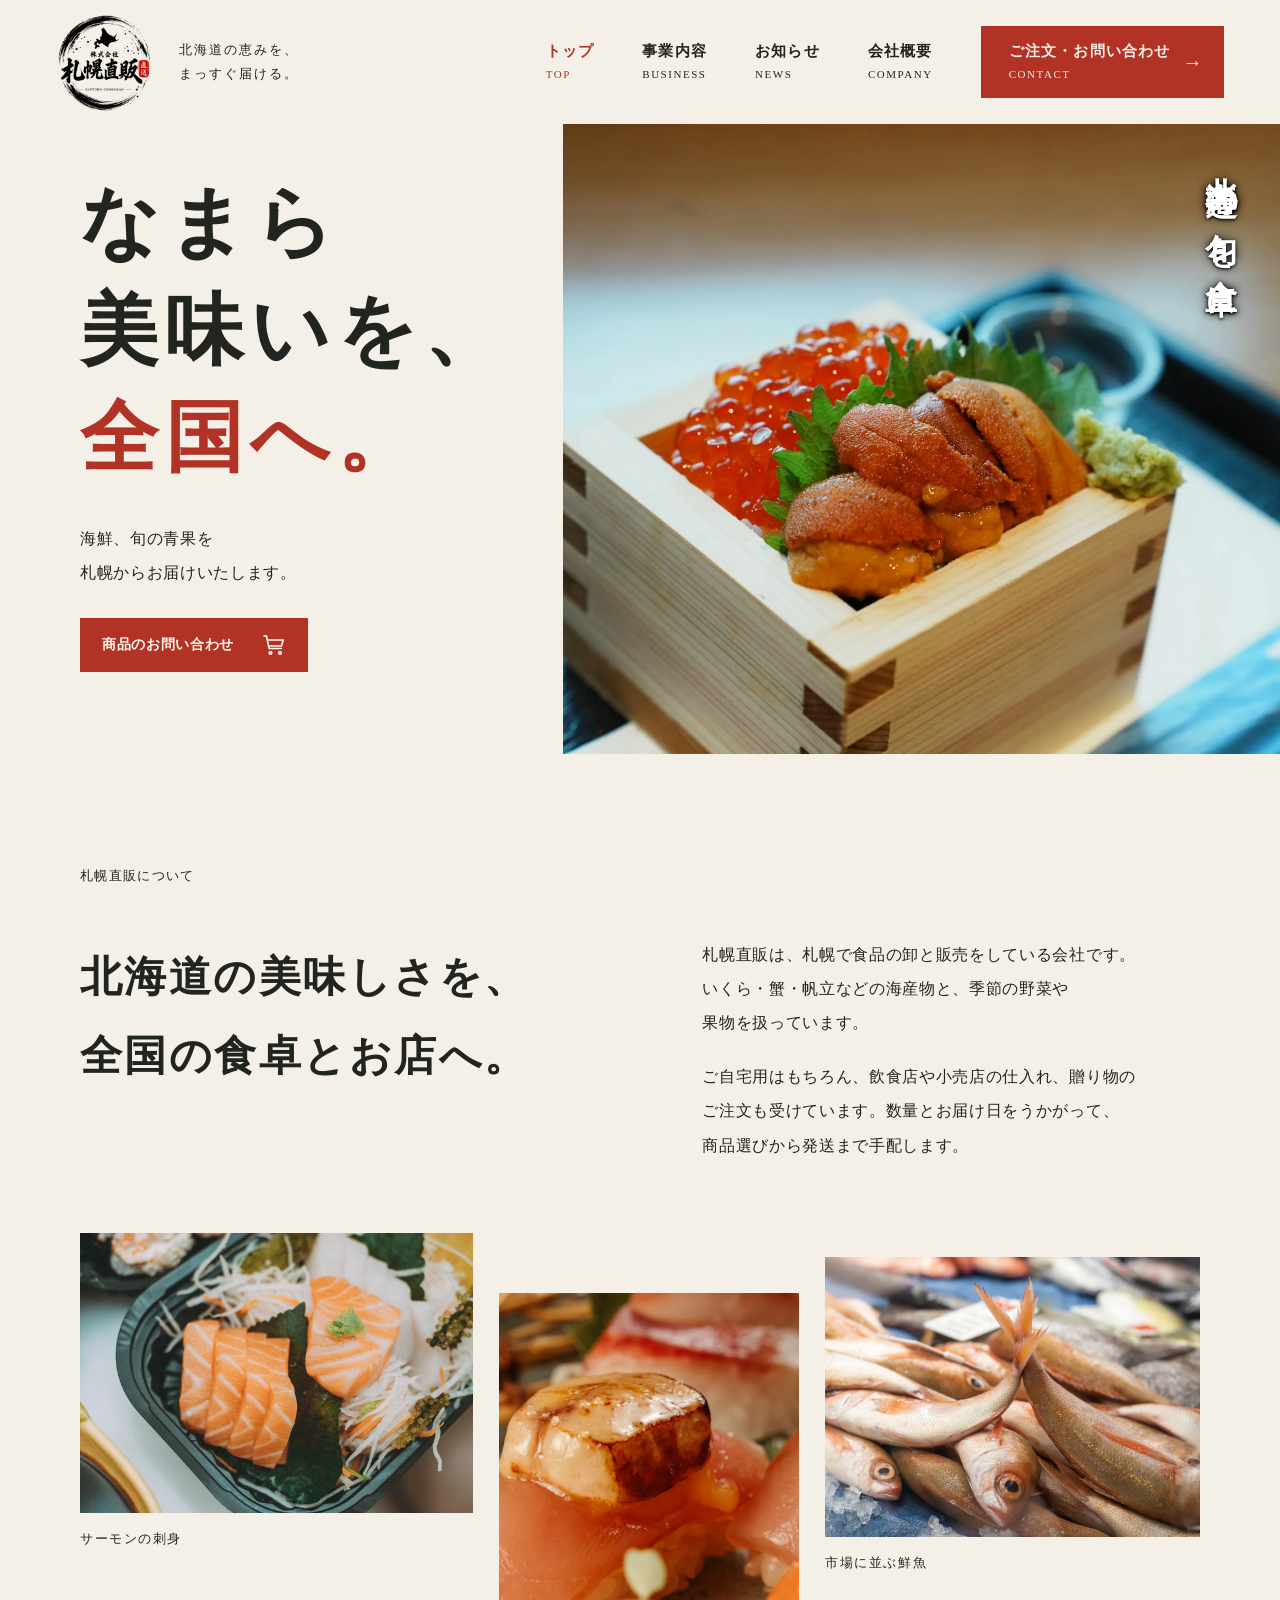
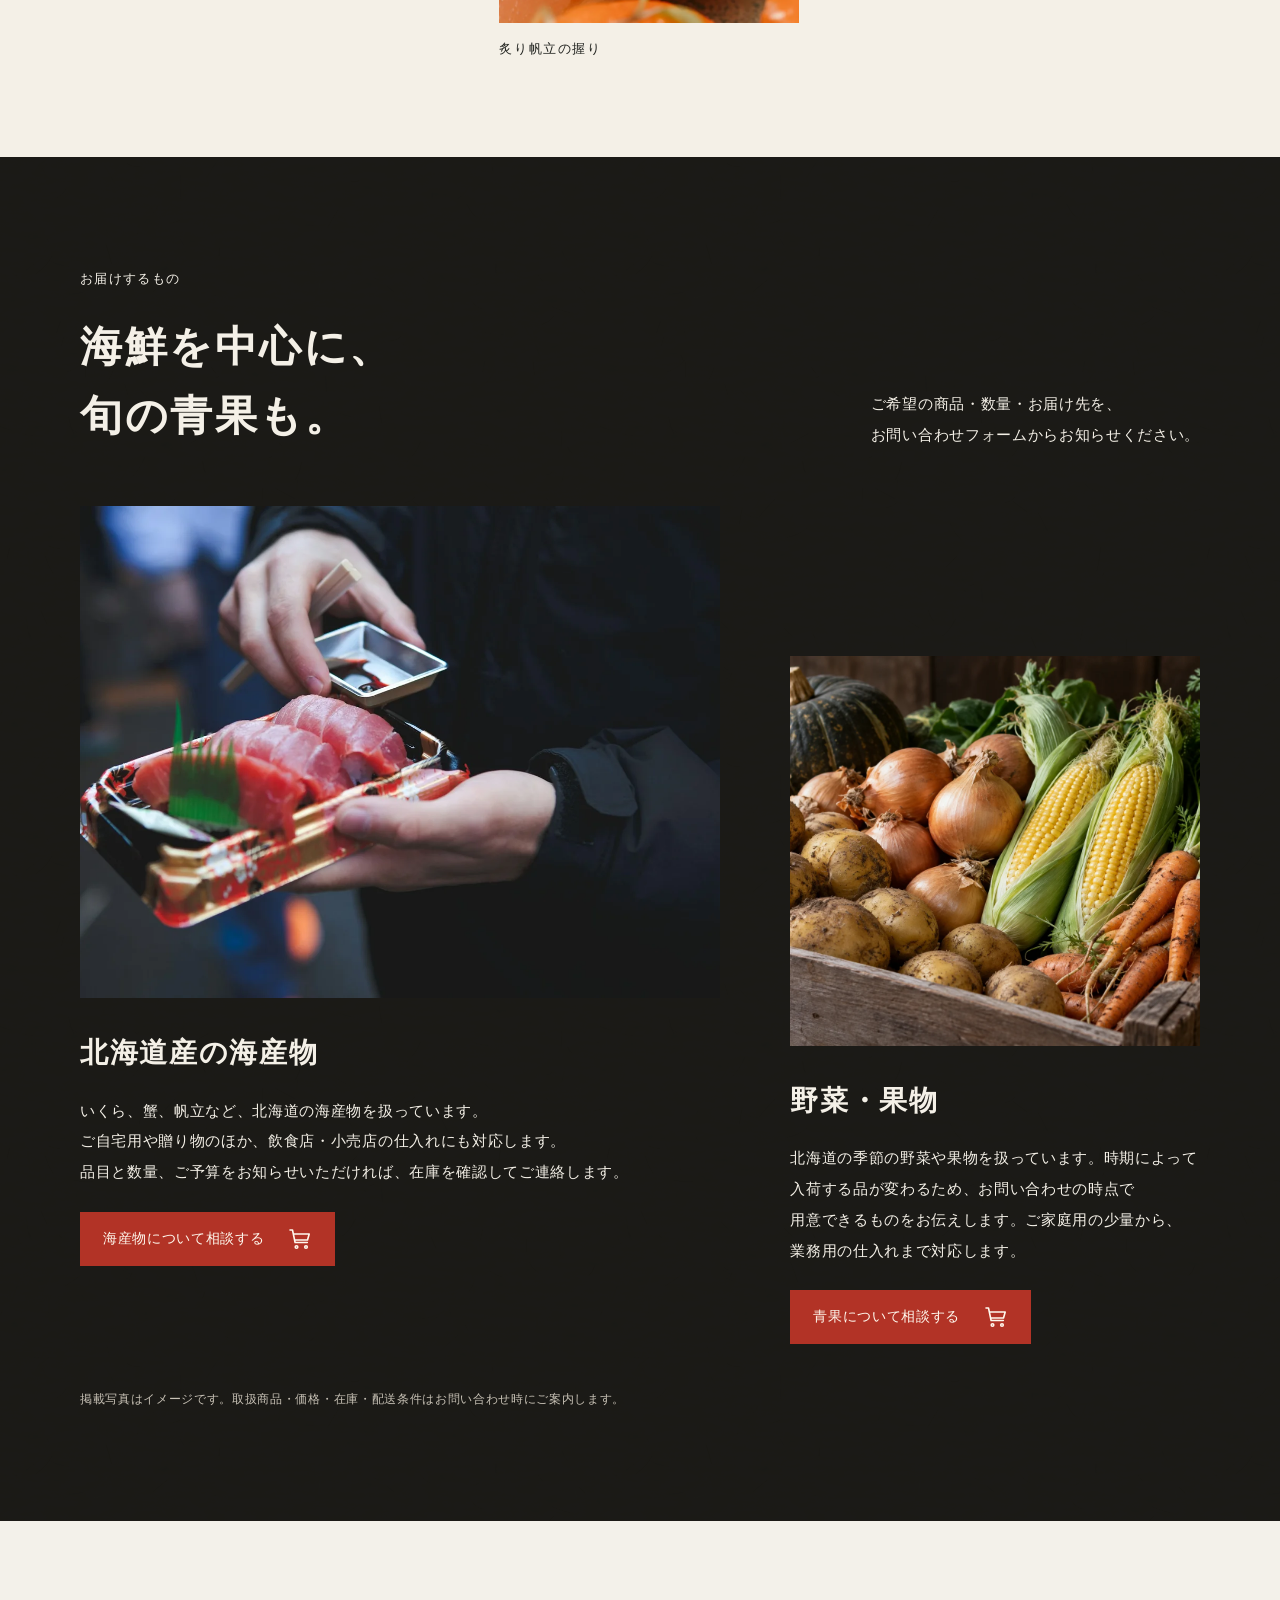
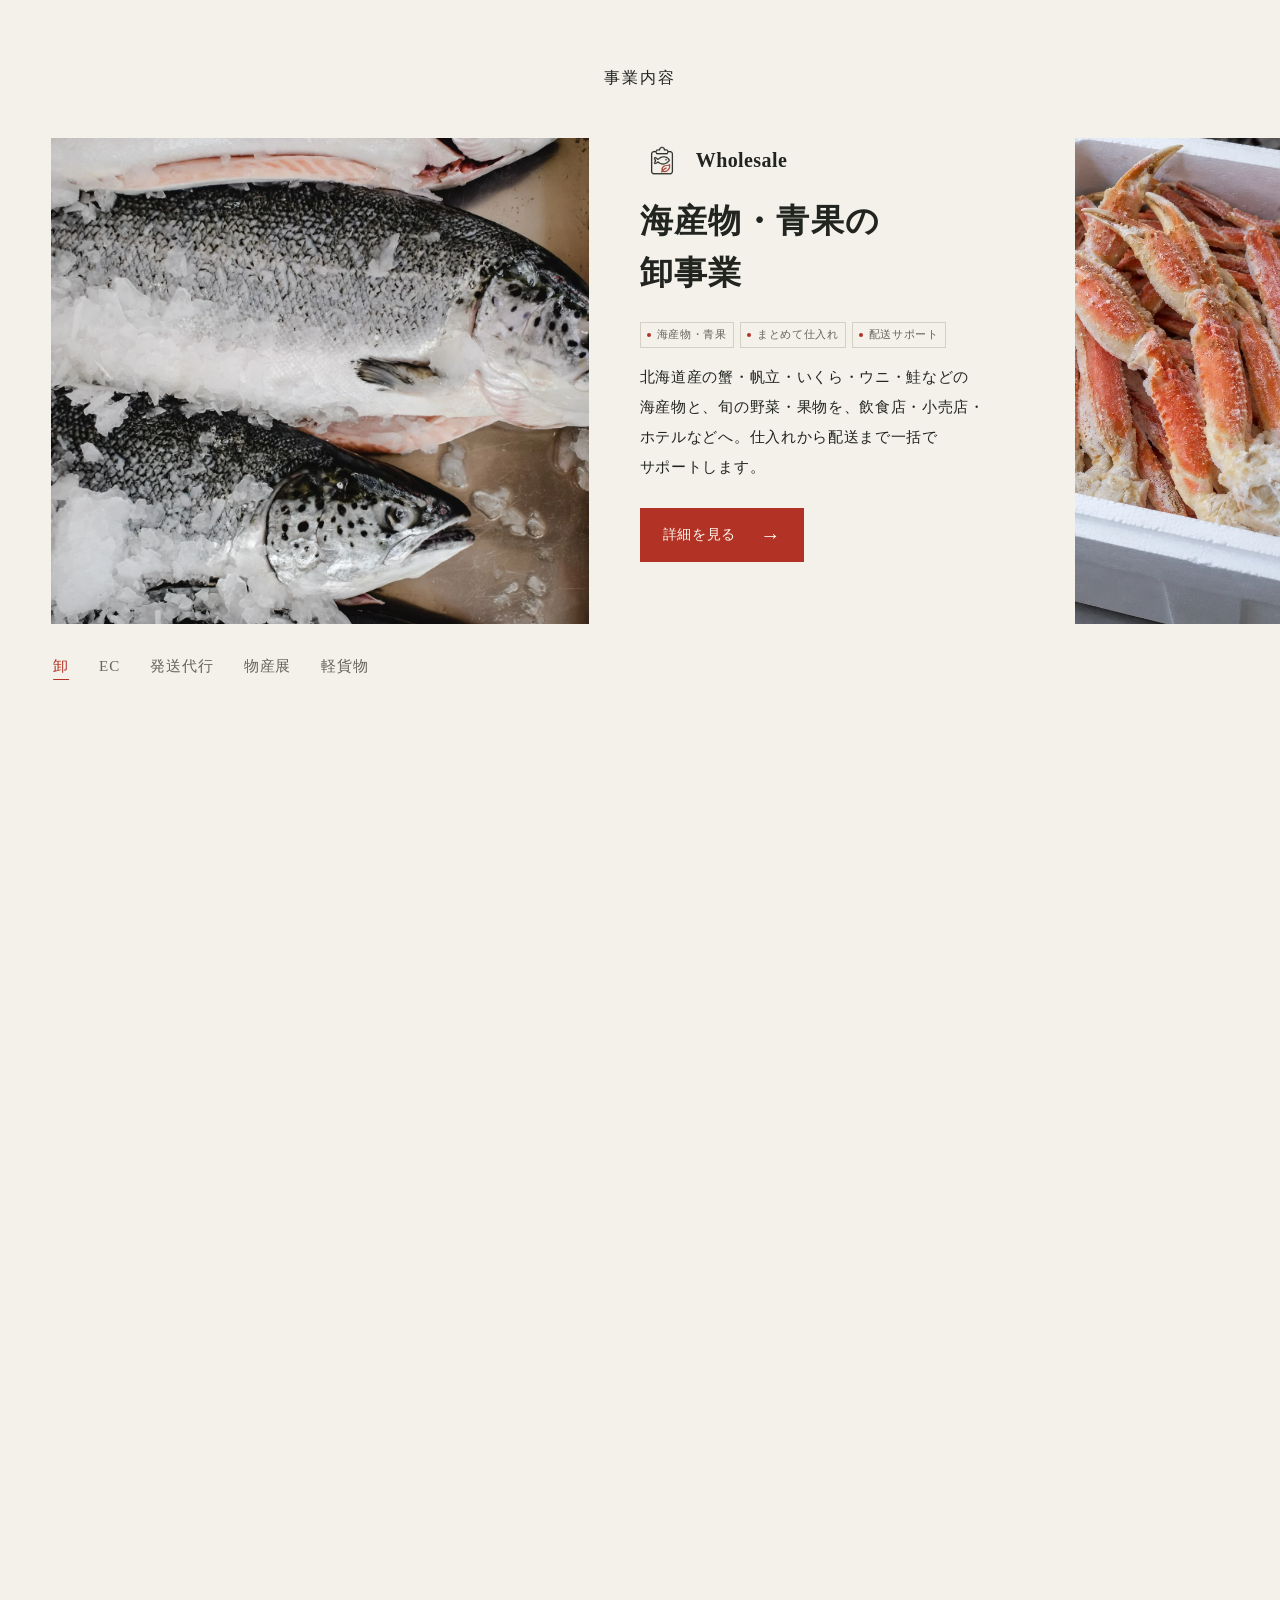
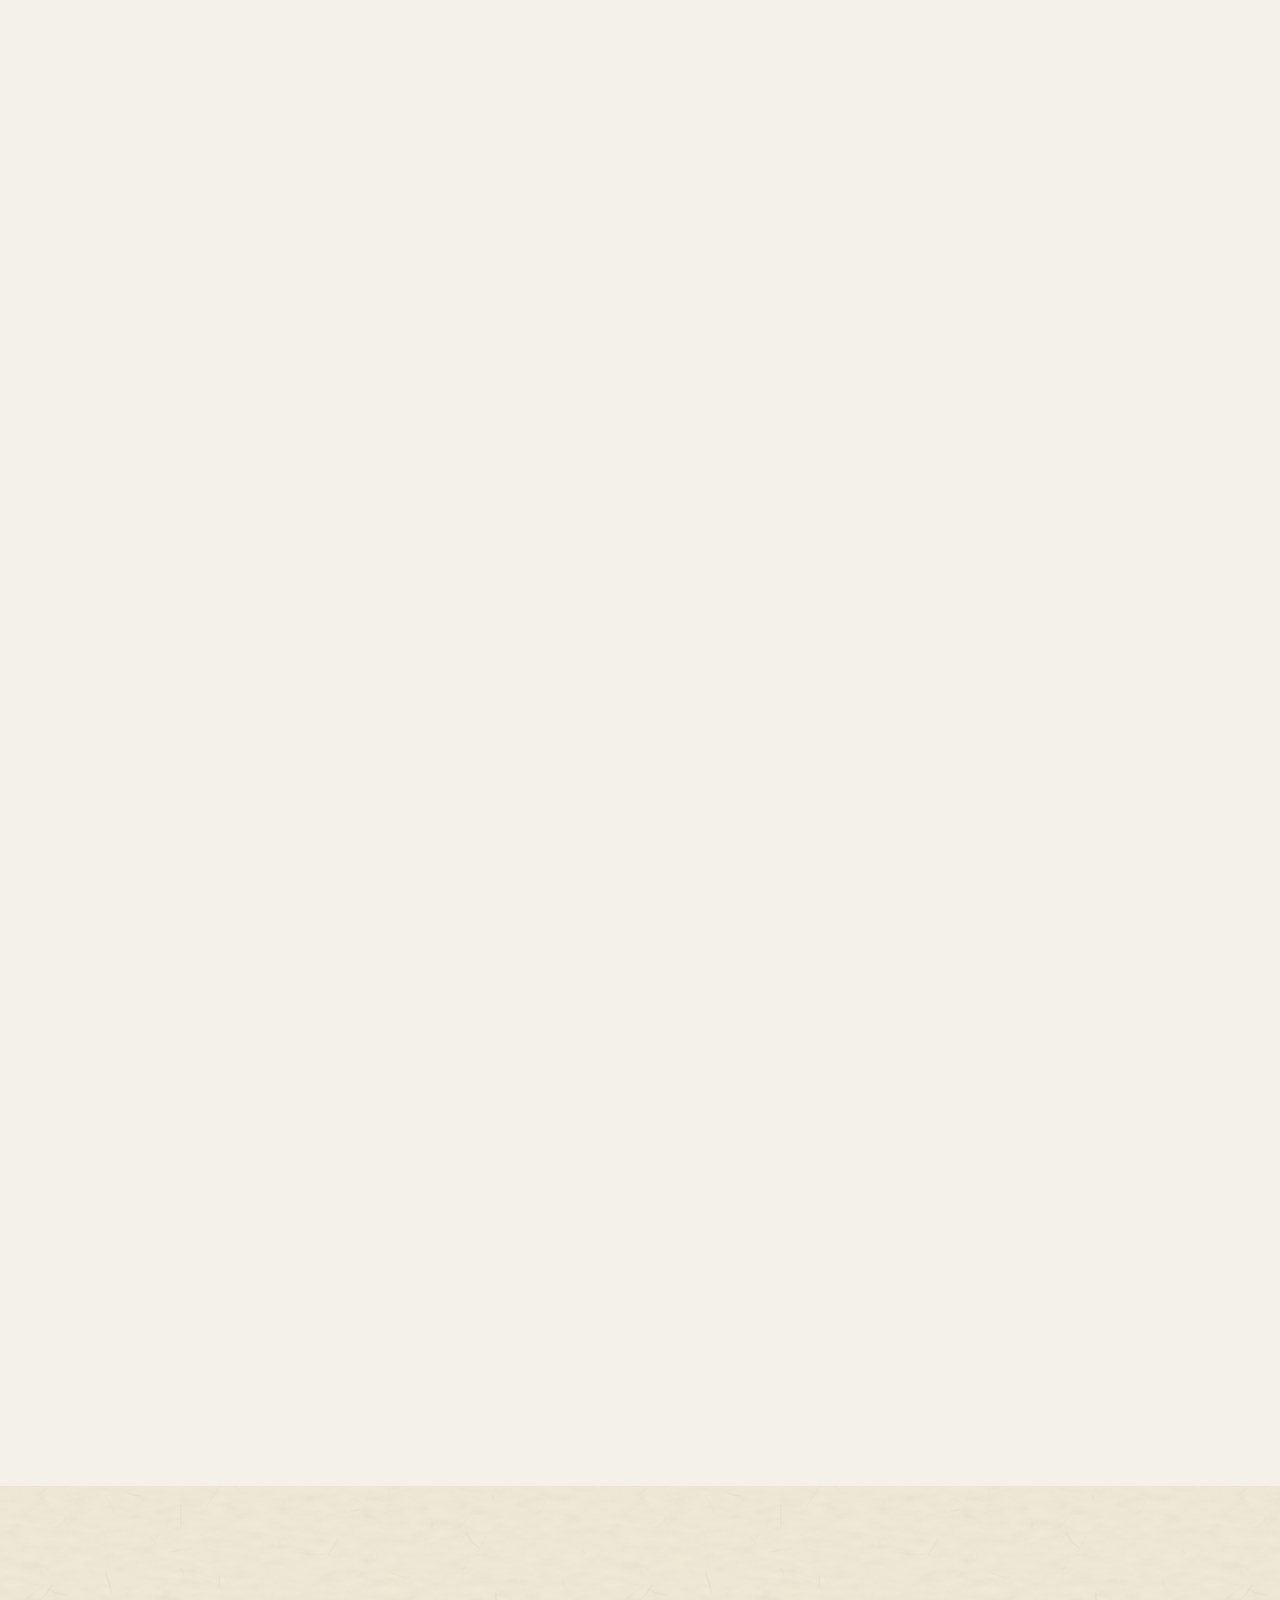
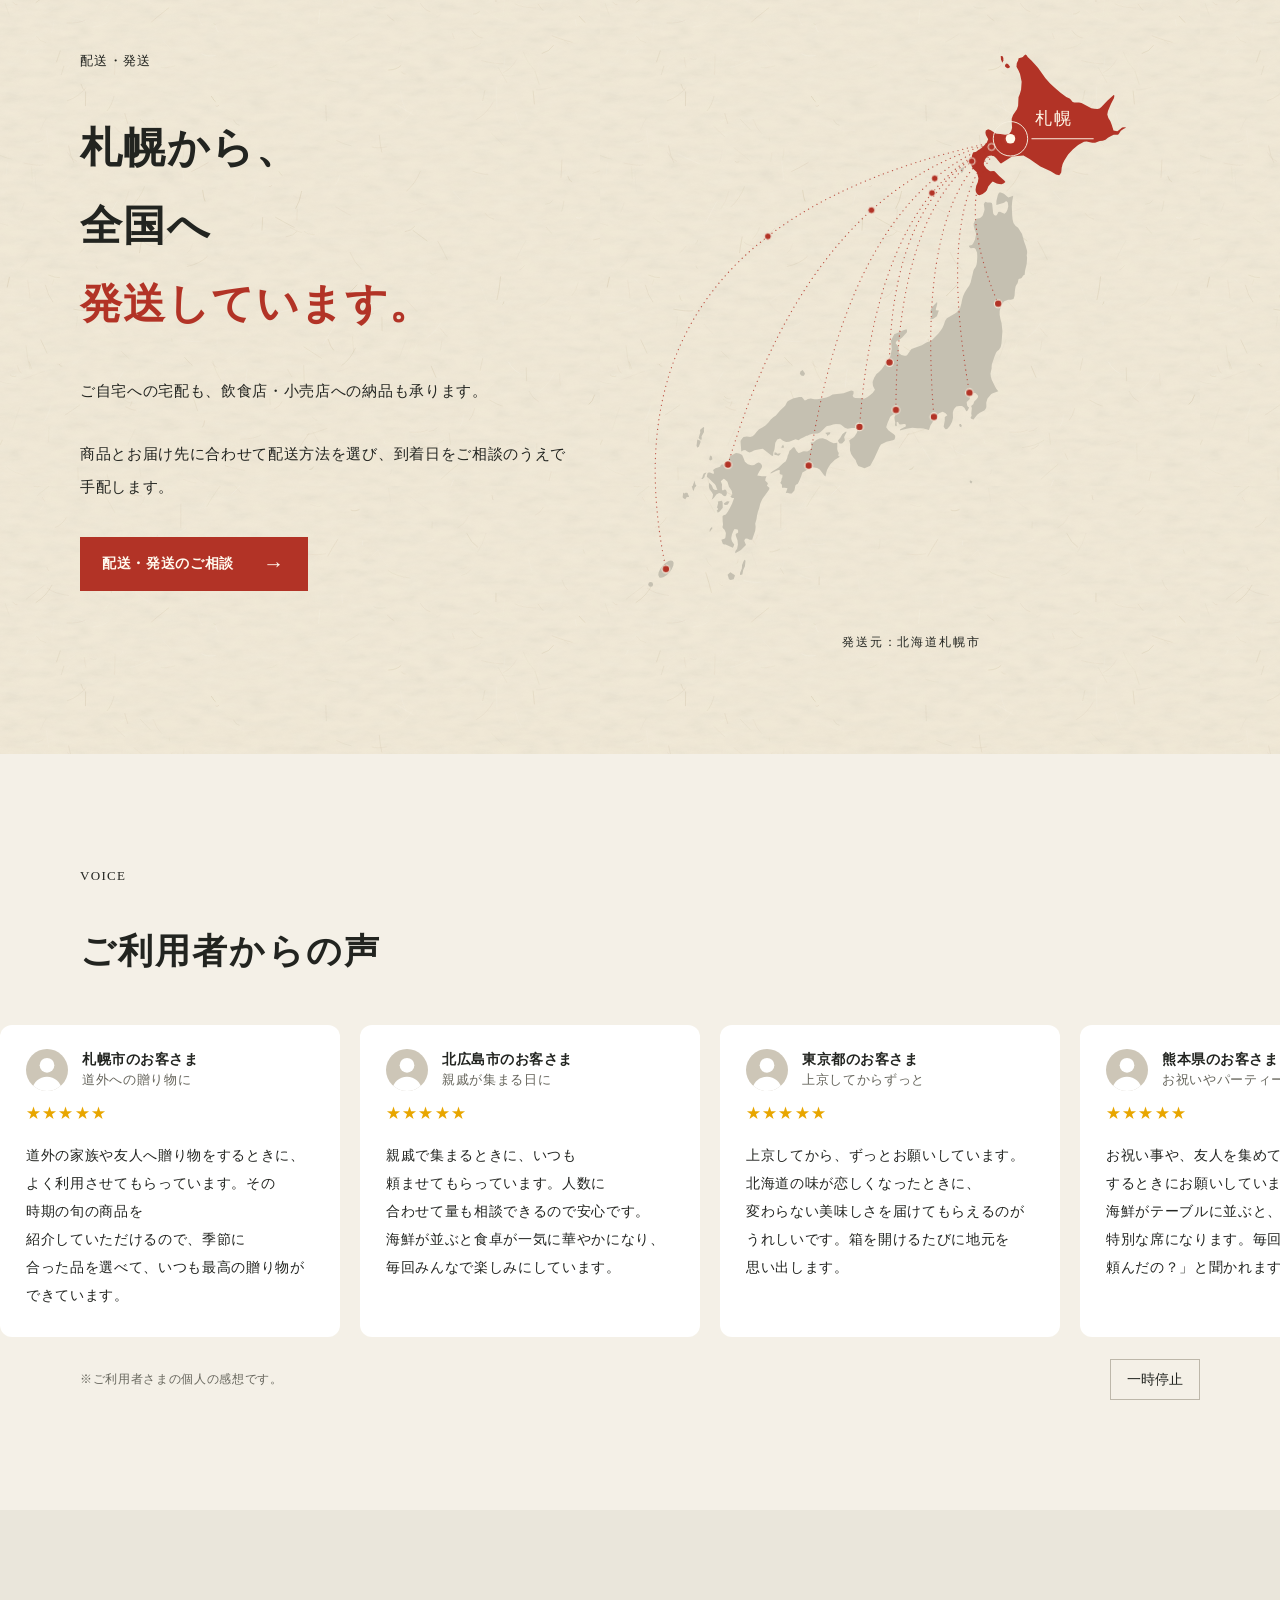
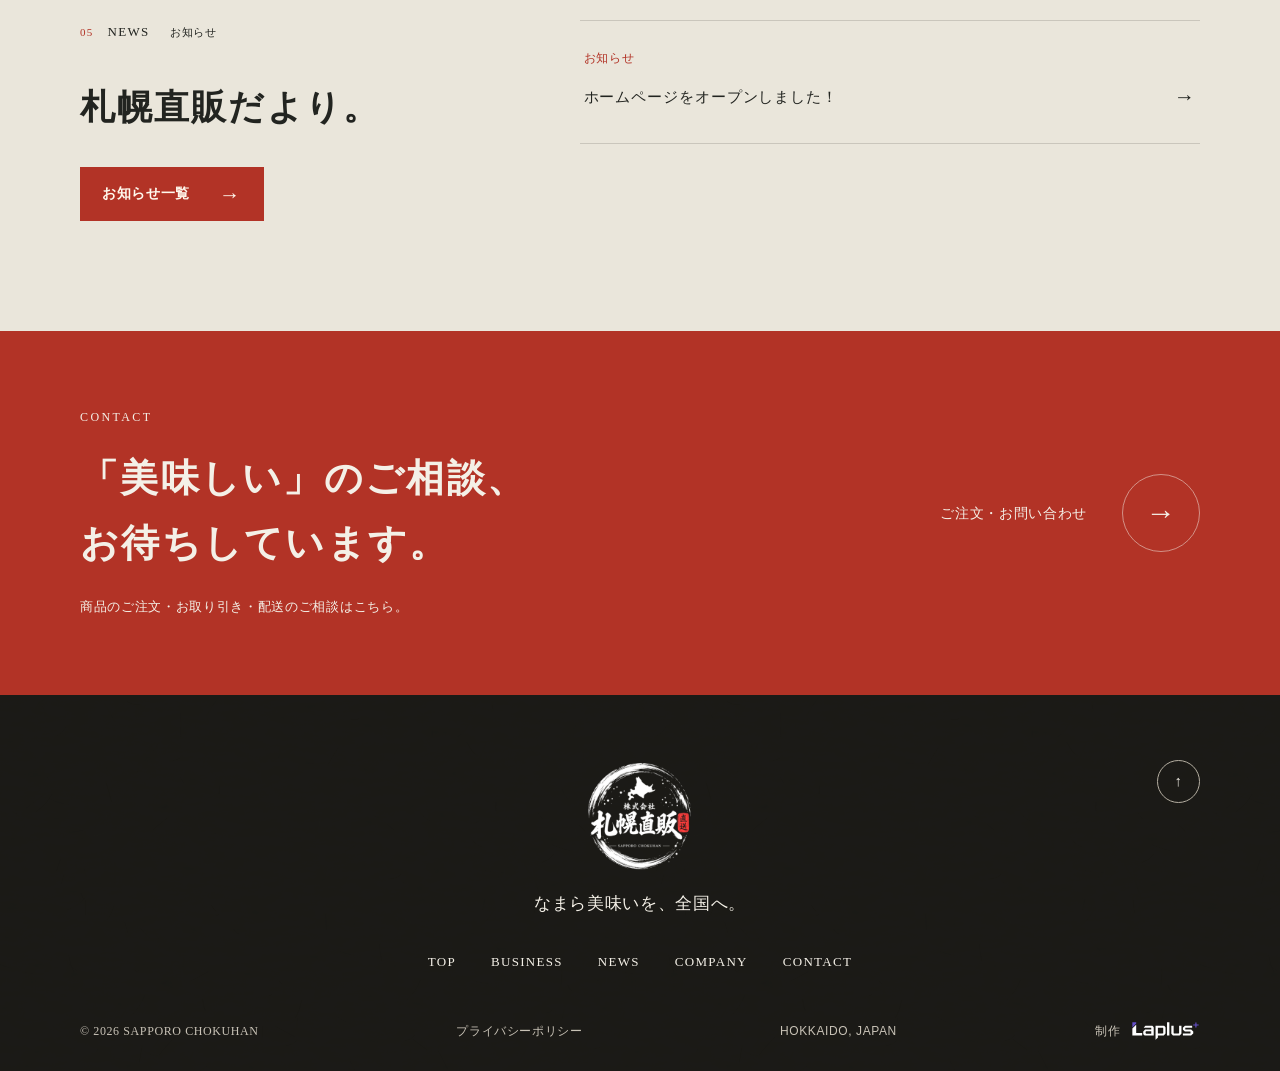
<file: index.html>
<!doctype html><html lang="ja"><head><meta charset="utf-8"><meta name="viewport" content="width=device-width, initial-scale=1"><meta name="robots" content="noindex,nofollow"><meta name="theme-color" content="#f4f0e7"><title>なまら美味いを、全国へ。 | 株式会社 札幌直販</title><link rel="icon" type="image/svg+xml" href="assets/logo.svg"><link rel="stylesheet" href="assets/site.css?v=8254238d"><link rel="stylesheet" href="assets/visual.css?v=20261114c"></head><body><a class="skip-link" href="#main">本文へスキップ</a>
<header class="site-header">
  <a class="brand" href="index.html" aria-label="札幌直販 TOP"><img src="assets/logo.webp" alt="株式会社 札幌直販" width="98" height="98"><span>北海道の恵みを、<br>まっすぐ届ける。</span></a>
  <button class="menu-toggle" type="button" aria-expanded="false" aria-controls="site-nav"><span class="menu-word">MENU</span><span class="menu-lines" aria-hidden="true"></span></button>
  <nav class="site-nav" id="site-nav" aria-label="メインナビゲーション">
    <a href="index.html" aria-current="page">トップ<span lang="en">TOP</span></a>
    <div class="nav-item has-sub">
      <a href="business.html" >事業内容<span lang="en">BUSINESS</span></a>
      <ul class="nav-sub" aria-label="事業内容">
        <li><a href="business-wholesale.html"><span class="biz-num">01</span>海産物・青果の卸事業</a></li>
        <li><a href="business-online-sales.html"><span class="biz-num">02</span>EC・インターネット販売</a></li>
        <li><a href="business-fulfillment.html"><span class="biz-num">03</span>発送代行事業</a></li>
        <li><a href="business-events.html"><span class="biz-num">04</span>イベント・物産展事業</a></li>
        <li><a href="business-delivery.html"><span class="biz-num">05</span>軽貨物運送事業</a></li>
      </ul>
    </div>
    <a href="news.html" >お知らせ<span lang="en">NEWS</span></a>
    <a href="company.html" >会社概要<span lang="en">COMPANY</span></a>
    <a class="nav-contact" href="contact.html" >ご注文・お問い合わせ<span lang="en">CONTACT</span><b aria-hidden="true">→</b></a>
  </nav>
</header>
<div class="opening" aria-hidden="true"><img src="assets/logo.webp" alt="" width="200" height="200"><p>なまら美味いを、全国へ。</p></div>
<main id="main">
  <section class="hero" aria-labelledby="hero-title">
    <div class="hero-copy">
      <h1 id="hero-title">なまら<br>美味いを、<br><em>全国へ。</em></h1>
      <p class="hero-description">海鮮、旬の青果を<br>札幌からお届けいたします。</p>
      <a class="text-link" href="contact.html?type=order">商品のお問い合わせ<img class="cart-icon" src="assets/cart.svg" alt="" aria-hidden="true" width="24" height="24"></a>
    </div>
    <figure class="hero-visual" data-hero-slides aria-label="北海道の食材のイメージ写真">
      <img class="hero-main-photo is-current" src="assets/ikura.webp" alt="木箱に盛られたいくらとウニの料理イメージ" width="1800" height="1200" fetchpriority="high">
      <img class="hero-main-photo" src="assets/hero-yubari-melon-field-v3.webp" alt="畑の緑を背景に、みずみずしい果肉を見せる夕張メロンのイメージ" width="1122" height="1402" decoding="async" aria-hidden="true">
      <img class="hero-main-photo" src="assets/hero-king-crab-v2.webp" alt="太い脚と白い身を盛り付けたタラバガニのイメージ" width="1122" height="1402" decoding="async" aria-hidden="true">
      <figcaption>北海道の旬を食卓に</figcaption>
    </figure>
  </section>

  <section id="about" class="about section-pad wrap">
    <p class="section-label">札幌直販について</p>
    <div class="about-layout">
      <h2>北海道の美味しさを、<br>全国の食卓とお店へ。</h2>
      <div class="about-body"><p>札幌直販は、札幌で食品の卸と販売をしている会社です。いくら・蟹・帆立などの海産物と、季節の野菜や果物を扱っています。</p><p>ご自宅用はもちろん、飲食店や小売店の仕入れ、贈り物のご注文も受けています。数量とお届け日をうかがって、商品選びから発送まで手配します。</p></div>
    </div>
    <div class="seafood-gallery" aria-label="海鮮のイメージ写真"><figure><img src="assets/salmon.webp" alt="刺身にしたサーモン" width="1400" height="933" loading="lazy"><figcaption>サーモンの刺身</figcaption></figure><figure><img src="assets/scallop.webp" alt="帆立や魚を使った寿司" width="1400" height="933" loading="lazy"><figcaption>炙り帆立の握り</figcaption></figure><figure><img src="assets/fish-market.webp" alt="氷の上に並ぶ鮮魚" width="1400" height="1129" loading="lazy"><figcaption>市場に並ぶ鮮魚</figcaption></figure></div>
  </section>

  <section class="food-section section-pad" id="food">
    <div class="wrap"><div class="section-heading"><div><p class="section-label">お届けするもの</p><h2>海鮮を中心に、<br>旬の青果も。</h2></div><p>ご希望の商品・数量・お届け先を、<br>お問い合わせフォームからお知らせください。</p></div>
    <div class="food-grid">
      <article class="food-item"><div class="food-image"><img src="assets/market-food.webp" alt="市場で手に取る海鮮の盛り合わせ" width="1400" height="933" loading="lazy"></div><div class="food-text"><div><h3>北海道産の海産物</h3><p>いくら、蟹、帆立など、<wbr>北海道の海産物を<wbr>扱っています。<wbr>ご自宅用や贈り物のほか、<wbr>飲食店・小売店の<wbr>仕入れにも対応します。<wbr>品目と数量、<wbr>ご予算を<wbr>お知らせいただければ、<wbr>在庫を確認して<wbr>ご連絡します。</p><a class="plain-link" href="contact.html?type=order&item=seafood">海産物について相談する <img class="cart-icon" src="assets/cart.svg" alt="" aria-hidden="true" width="24" height="24"></a></div></div></article>
      <article class="food-item food-item-lower"><div class="food-image"><img src="assets/produce.webp" alt="じゃがいも、とうもろこし、玉ねぎなど青果のイメージ" width="1536" height="1024" loading="lazy"></div><div class="food-text"><div><h3>野菜・果物</h3><p>北海道の季節の<wbr>野菜や果物を<wbr>扱っています。<wbr>時期によって<wbr>入荷する品が<wbr>変わるため、<wbr>お問い合わせの時点で<wbr>用意できるものを<wbr>お伝えします。<wbr>ご家庭用の少量から、<wbr>業務用の仕入れまで<wbr>対応します。</p><a class="plain-link" href="contact.html?type=order&item=produce">青果について相談する <img class="cart-icon" src="assets/cart.svg" alt="" aria-hidden="true" width="24" height="24"></a></div></div></article>
    </div><p class="section-note">掲載写真はイメージです。取扱商品・価格・在庫・配送条件はお問い合わせ時にご案内します。</p></div>
  </section>

  <section class="business-scroll" id="business" aria-labelledby="business-title">
    <div class="business-stage">
      <div class="business-heading"><h2 id="business-title">事業内容</h2></div>
      <div class="business-window" tabindex="0" role="region" aria-label="札幌直販の5つの事業。左右にスクロールしてご覧ください">
        <div class="business-track">
          <article class="business-panel" id="business-1" aria-labelledby="business-name-1"><img class="business-photo" src="assets/salmon-market.webp" alt="氷の上に並ぶ鮭のイメージ" width="1400" height="2100" loading="lazy"><div class="business-copy"><div><p class="business-en"><img class="visual-icon" src="assets/flow-wholesale-02.webp" alt="" width="44" height="44" loading="lazy" decoding="async">Wholesale</p><h3 id="business-name-1">海産物・青果の<br>卸事業</h3><ul class="visual-keywords" aria-label="対応内容"><li>海産物・青果</li><li>まとめて仕入れ</li><li>配送サポート</li></ul><p class="business-description">北海道産の蟹・帆立・いくら・ウニ・鮭などの海産物と、旬の野菜・果物を、飲食店・小売店・ホテルなどへ。仕入れから配送まで一括でサポートします。</p><a class="plain-link" href="business-wholesale.html">詳細を見る<span aria-hidden="true">→</span></a></div></div></article>
          <article class="business-panel" id="business-2" aria-labelledby="business-name-2"><img class="business-photo" src="assets/frozen-seafood.webp" alt="冷凍のカニ脚とホタテの貝柱のイメージ" width="1400" height="933" loading="lazy"><div class="business-copy"><div><p class="business-en"><img class="visual-icon" src="assets/flow-online-sales-03.webp" alt="" width="44" height="44" loading="lazy" decoding="async">Online sales</p><h3 id="business-name-2">EC・<br>インターネット販売</h3><ul class="visual-keywords" aria-label="対応内容"><li>EC運営</li><li>商品企画</li><li>受注・発送</li></ul><p class="business-description">EC販売の立ち上げから、売上拡大・発送業務まで。商品ページの制作や販売戦略、受注管理、冷蔵・冷凍の発送まで、EC販売に関わる業務をまとめてサポートします。</p><a class="plain-link" href="business-online-sales.html">詳細を見る<span aria-hidden="true">→</span></a></div></div></article>
          <article class="business-panel" id="business-3" aria-labelledby="business-name-3"><img class="business-photo" src="assets/packing-frozen-seafood-v2.webp" alt="発泡スチロール箱に袋入りの冷凍カニやホタテ、鮭を詰める作業のイメージ" width="1400" height="933" loading="lazy"><div class="business-copy"><div><p class="business-en"><img class="visual-icon" src="assets/flow-fulfillment-03.webp" alt="" width="44" height="44" loading="lazy" decoding="async">Fulfillment</p><h3 id="business-name-3">発送代行事業</h3><ul class="visual-keywords" aria-label="対応内容"><li>商品保管</li><li>ピッキング・梱包</li><li>全国発送</li></ul><p class="business-description">商品の保管・在庫管理から、ピッキング・梱包、発送まで。常温・冷蔵・冷凍の商品に対応し、発送業務をまとめてお引き受けします。</p><a class="plain-link" href="business-fulfillment.html">詳細を見る<span aria-hidden="true">→</span></a></div></div></article>
          <article class="business-panel" id="business-4" aria-labelledby="business-name-4"><img class="business-photo" src="assets/event-kaisen-bento.webp" alt="ショーケースに並ぶ海鮮弁当" width="768" height="1024" loading="lazy"><div class="business-copy"><div><p class="business-en"><img class="visual-icon" src="assets/flow-events-04.webp" alt="" width="44" height="44" loading="lazy" decoding="async">Events & local products</p><h3 id="business-name-4">イベント・<br>物産展事業</h3><ul class="visual-keywords" aria-label="対応内容"><li>商品調達</li><li>会場設営</li><li>接客・販売</li></ul><p class="business-description">全国の百貨店・商業施設・地域イベントで、北海道産品を販売。商品の準備から接客・販売、撤収まで、催事の運営をまとめてお引き受けします。</p><a class="plain-link" href="business-events.html">詳細を見る<span aria-hidden="true">→</span></a></div></div></article>
          <article class="business-panel" id="business-5" aria-labelledby="business-name-5"><img class="business-photo" src="assets/delivery.webp" alt="白い配送車に荷物を積み込んだイメージ" width="1400" height="933" loading="lazy"><div class="business-copy"><div><p class="business-en"><img class="visual-icon" src="assets/flow-delivery-04.webp" alt="" width="44" height="44" loading="lazy" decoding="async">Delivery</p><h3 id="business-name-5">軽貨物運送事業</h3><ul class="visual-keywords" aria-label="対応内容"><li>定期配送</li><li>スポット配送</li><li>企業専属・ルート配送</li></ul><p class="business-description">札幌を拠点に、定期配送・スポット配送・企業専属のルート配送をお引き受け。食品や冷蔵・冷凍品の配送もご相談いただけます。</p><a class="plain-link" href="business-delivery.html">詳細を見る<span aria-hidden="true">→</span></a></div></div></article>
        </div>
      </div>
      <div class="business-bottom"><div class="business-pagination" aria-label="事業を選択"><button type="button" data-business="0" aria-label="海産物・青果の卸事業" aria-current="true"><span>卸</span></button><button type="button" data-business="1" aria-label="EC・インターネット販売"><span>EC</span></button><button type="button" data-business="2" aria-label="発送代行事業"><span>発送代行</span></button><button type="button" data-business="3" aria-label="イベント・物産展事業"><span>物産展</span></button><button type="button" data-business="4" aria-label="軽貨物運送事業"><span>軽貨物</span></button></div></div>
    </div>
  </section>

  <section class="delivery-section section-pad" id="delivery">
    <div class="wrap delivery-layout"><div class="delivery-copy"><p class="section-label">配送・発送</p><h2>札幌から、<br>全国へ<br><em>発送しています。</em></h2><p>ご自宅への宅配も、<wbr>飲食店・小売店への<wbr>納品も承ります。</p><p>商品とお届け先に<wbr>合わせて<wbr>配送方法を選び、<wbr>到着日を<wbr>ご相談のうえで<wbr>手配します。</p><a class="text-link" href="contact.html?type=delivery">配送・発送のご相談<span class="round-arrow" aria-hidden="true">→</span></a></div><div class="map-visual"><svg xmlns="http://www.w3.org/2000/svg" viewBox="0 0 590 680" class="delivery-map" role="img" aria-labelledby="delivery-map-title"><title id="delivery-map-title">札幌から沖縄・福岡・大阪・高知・愛知・石川・静岡・東京・宮城へ</title><style>
.destination{fill:#b23326;stroke:#f5efdf;stroke-width:1.2}
.traveler{fill:#b23326;stroke:#f5efdf;stroke-width:1}
.arrival{fill:none;stroke:#b23326;stroke-width:1;transform-box:fill-box;transform-origin:center;opacity:0}
.delivery-map.is-active .arrival{animation:arrival 4s ease-out 1 both;animation-delay:var(--delay)}
@keyframes arrival{0%,54%,83%,100%{opacity:0;transform:scale(.55)}55%{opacity:.65;transform:scale(.55)}80%{opacity:0;transform:scale(1.7)}}
.route{fill:none;stroke:#b23326;stroke-width:1.3;stroke-linecap:round;stroke-dasharray:.1 5;opacity:.8}
.route-reveal{fill:none;stroke:#fff;stroke-width:8;stroke-dasharray:1;stroke-dashoffset:1}
.delivery-map.is-active .route-reveal{animation:route-draw 2.2s linear 1 both;animation-delay:var(--delay)}
@keyframes route-draw{to{stroke-dashoffset:0}}
@media(prefers-reduced-motion:reduce){.travelers,.arrival{display:none}.delivery-map.is-active .arrival,.delivery-map.is-active .route-reveal{animation:none}.route-reveal{stroke-dashoffset:0}}
</style><path d="M183.0,406.7 L181.8,408.0 L179.5,407.6 L178.1,405.6 L178.6,403.4 L181.0,401.8 L183.3,405.1 L183.0,406.7 Z" fill="#c5c0b1"/><path d="M317.3,348.4 L314.7,348.5 L314.1,348.1 L315.6,347.2 L315.8,345.8 L316.7,343.1 L316.7,342.3 L314.6,342.2 L314.8,339.2 L316.3,336.2 L320.5,331.5 L321.6,330.6 L321.8,332.7 L320.5,337.5 L320.2,339.3 L323.5,339.6 L321.4,345.5 L317.3,348.4 Z" fill="#c5c0b1"/><path d="M225.2,475.6 L222.3,478.7 L219.7,478.5 L218.5,477.1 L218.0,475.4 L220.4,472.7 L222.5,469.0 L224.4,467.3 L225.9,466.4 L227.1,466.4 L224.4,471.7 L225.2,475.6 Z" fill="#c5c0b1"/><path d="M108.8,620.5 L105.7,621.3 L104.0,620.5 L102.5,616.0 L105.4,613.2 L109.4,616.0 L110.2,616.8 L108.8,620.5 Z" fill="#c5c0b1"/><path d="M117.9,615.7 L115.5,616.1 L115.5,614.0 L117.4,609.3 L117.6,605.8 L119.3,601.5 L120.1,600.5 L120.6,600.2 L121.2,601.5 L120.6,606.9 L118.8,610.9 L117.9,615.7 Z" fill="#c5c0b1"/><path d="M94.2,549.7 L92.1,551.0 L91.8,549.8 L90.9,549.2 L92.5,547.5 L92.4,546.7 L91.4,545.5 L92.6,541.1 L92.3,539.2 L96.5,538.5 L97.3,540.3 L97.4,545.7 L94.2,549.7 Z" fill="#c5c0b1"/><path d="M72.5,481.6 L70.8,483.0 L70.0,480.8 L70.8,474.5 L74.1,475.7 L74.0,477.7 L72.5,481.6 Z" fill="#c5c0b1"/><path d="M75.4,473.3 L74.9,475.0 L73.0,473.8 L72.2,472.7 L73.9,467.2 L73.7,465.1 L73.8,464.1 L77.2,461.3 L77.8,461.8 L78.0,462.6 L77.7,463.8 L77.8,466.5 L75.3,471.0 L75.4,473.3 Z" fill="#c5c0b1"/><path d="M56.0,529.8 L57.0,530.8 L58.5,530.2 L59.8,530.1 L60.6,530.5 L61.7,533.0 L62.2,534.5 L60.2,534.7 L59.3,535.1 L58.3,536.9 L56.7,536.2 L55.7,535.4 L55.5,534.2 L56.0,529.8 Z" fill="#c5c0b1"/><path d="M102.3,542.7 L99.9,542.9 L98.9,542.5 L98.5,541.3 L101.9,539.0 L104.5,539.4 L103.3,541.5 L102.3,542.7 Z" fill="#c5c0b1"/><path d="M391.0,78.0 L389.9,80.3 L388.5,76.9 L388.2,73.2 L389.0,73.3 L390.5,73.8 L390.9,75.6 L391.0,78.0 Z" fill="#b23326"/><path d="M397.0,85.7 L395.1,86.0 L392.9,84.5 L392.7,82.6 L394.2,81.1 L395.8,81.6 L397.4,83.6 L397.9,84.6 L397.0,85.7 Z" fill="#b23326"/><path d="M348.0,195.1 L347.4,195.3 L346.7,195.0 L346.1,192.3 L346.6,190.8 L348.4,189.8 L350.1,189.5 L348.6,194.5 L348.0,195.1 Z" fill="#c5c0b1"/><path d="M209.5,468.6 L209.0,469.3 L208.5,469.1 L206.8,470.8 L206.4,469.2 L205.1,468.1 L204.9,467.3 L208.8,466.8 L210.1,467.2 L209.5,468.6 Z" fill="#c5c0b1"/><path d="M347.3,459.8 L347.0,461.5 L345.6,461.2 L344.9,460.1 L345.0,458.1 L346.5,458.1 L347.3,459.8 Z" fill="#c5c0b1"/><path d="M67.1,527.7 L66.4,528.1 L65.5,524.9 L64.9,523.7 L65.9,523.1 L68.0,517.2 L68.3,519.6 L69.1,521.9 L69.9,522.2 L69.1,523.9 L68.0,524.6 L67.1,527.7 Z" fill="#c5c0b1"/><path d="M78.3,514.0 L76.4,515.7 L75.0,515.7 L76.3,513.7 L76.4,512.7 L77.5,510.1 L79.5,509.1 L80.4,509.0 L78.7,511.8 L78.3,514.0 Z" fill="#c5c0b1"/><path d="M86.5,495.0 L84.6,496.5 L83.2,495.4 L83.9,492.2 L84.4,491.1 L86.0,492.1 L86.5,495.0 Z" fill="#c5c0b1"/><path d="M161.6,481.9 L160.8,483.3 L158.4,482.9 L159.4,481.6 L160.1,480.1 L160.7,479.8 L161.1,481.4 L161.6,481.9 Z" fill="#c5c0b1"/><path d="M153.2,488.0 L154.5,489.3 L157.6,488.8 L158.0,489.1 L157.1,490.3 L155.7,491.5 L153.2,490.6 L151.6,490.6 L151.4,488.6 L151.6,487.9 L153.2,488.0 Z" fill="#c5c0b1"/><path d="M84.4,570.3 L83.5,571.0 L84.1,568.1 L86.3,565.7 L86.4,567.3 L84.4,570.3 Z" fill="#c5c0b1"/><path d="M465.3,121.8 L468.6,122.0 L470.1,121.8 L472.7,122.3 L483.0,127.8 L486.1,128.5 L489.3,128.6 L491.6,128.2 L493.5,126.7 L499.7,120.0 L506.3,114.0 L507.0,114.2 L507.0,115.9 L506.5,117.7 L503.6,123.3 L500.4,130.7 L499.7,134.5 L500.8,138.1 L502.8,141.2 L504.4,145.3 L506.2,151.1 L508.8,151.8 L510.2,151.9 L512.7,150.2 L515.2,148.0 L517.3,147.7 L519.5,148.1 L516.6,149.6 L513.9,151.5 L511.5,155.1 L510.6,155.7 L507.9,155.5 L506.4,155.6 L503.2,157.1 L500.4,158.8 L497.8,160.9 L494.9,162.0 L491.8,162.2 L487.0,163.9 L483.9,164.0 L478.1,162.6 L475.3,162.9 L469.2,166.3 L463.6,171.1 L458.7,176.4 L454.6,182.9 L453.0,186.3 L452.0,190.1 L451.8,192.6 L451.5,195.0 L450.5,196.6 L449.4,198.0 L446.0,197.2 L440.5,193.7 L429.7,188.7 L418.4,181.0 L412.0,177.2 L400.0,178.3 L388.6,185.7 L387.6,185.1 L383.3,180.0 L381.2,178.0 L378.7,177.4 L376.8,177.5 L375.0,177.9 L372.4,180.5 L371.5,182.3 L370.7,184.5 L370.5,186.0 L370.8,187.4 L373.2,190.8 L376.2,193.3 L377.6,193.7 L380.5,193.6 L381.8,193.8 L386.6,198.8 L391.9,203.5 L393.1,205.0 L391.1,206.6 L389.0,207.5 L386.5,207.2 L384.0,206.6 L379.8,204.6 L378.0,206.3 L375.2,209.8 L373.7,213.6 L372.4,215.3 L369.3,217.6 L366.0,218.8 L364.3,218.4 L363.0,216.9 L362.2,215.2 L361.9,213.2 L362.6,209.0 L364.3,205.1 L364.9,201.1 L363.5,195.6 L362.7,194.4 L359.2,191.2 L357.6,188.0 L357.2,184.0 L357.4,181.9 L358.2,177.1 L359.1,174.6 L360.7,173.8 L362.4,173.3 L365.1,171.6 L368.1,169.4 L370.9,166.8 L373.7,163.7 L375.1,160.2 L372.7,156.0 L372.2,153.5 L372.6,151.1 L375.1,149.8 L377.8,150.8 L383.1,154.3 L384.1,154.6 L387.8,154.8 L392.7,155.5 L395.6,155.3 L397.0,154.8 L399.1,151.9 L400.1,148.3 L399.8,143.5 L399.7,138.9 L401.1,135.0 L405.2,128.9 L406.4,125.3 L406.8,116.5 L408.3,112.6 L409.5,108.6 L410.1,100.2 L408.4,92.1 L406.7,88.2 L404.7,84.4 L405.0,80.8 L406.6,77.4 L406.7,76.4 L407.0,75.6 L410.0,74.9 L411.4,74.2 L412.7,72.6 L414.3,71.7 L415.5,72.6 L416.4,74.2 L420.6,78.3 L427.2,85.5 L435.0,96.5 L439.9,101.9 L445.0,106.7 L450.8,111.7 L456.8,116.0 L460.7,118.0 L463.5,121.3 L465.3,121.8 Z" fill="#b23326"/><path d="M123.7,500.3 L127.3,501.4 L128.9,501.4 L130.3,501.0 L132.5,499.6 L134.7,498.5 L136.4,499.0 L137.8,500.3 L138.6,502.1 L138.2,503.9 L135.6,507.9 L133.5,512.1 L138.4,512.9 L143.2,512.8 L142.1,515.5 L141.9,517.7 L143.4,518.8 L144.6,520.3 L144.3,521.6 L143.6,522.9 L146.2,524.9 L146.1,526.2 L145.4,527.6 L138.8,536.7 L136.8,541.2 L135.5,546.3 L134.2,550.0 L133.3,553.8 L132.7,557.9 L131.4,562.2 L131.8,566.0 L131.4,569.9 L128.1,579.4 L125.7,579.3 L122.8,578.1 L120.9,578.3 L119.9,580.4 L121.7,584.8 L116.4,590.0 L110.5,593.5 L110.5,591.9 L111.0,590.6 L111.9,589.6 L112.5,588.4 L113.3,584.3 L112.9,580.2 L111.1,575.1 L111.0,573.2 L112.2,572.5 L113.1,572.3 L113.5,571.5 L113.5,569.8 L113.0,568.6 L111.3,568.2 L109.7,568.1 L108.6,570.0 L107.0,573.7 L106.3,577.5 L106.6,579.5 L107.3,581.3 L109.4,584.4 L108.8,586.2 L107.9,587.6 L100.4,584.4 L98.8,584.2 L97.4,583.5 L96.0,579.3 L99.0,578.3 L99.9,577.8 L100.3,576.4 L100.7,572.3 L99.3,568.9 L98.1,567.7 L97.1,566.3 L97.7,563.4 L97.3,559.8 L97.2,554.7 L97.8,553.9 L100.6,552.8 L102.7,550.1 L104.5,547.0 L107.1,541.6 L109.3,535.7 L107.2,535.5 L105.4,534.4 L107.4,531.6 L106.8,528.1 L103.9,523.8 L102.3,518.7 L99.8,516.4 L98.4,515.6 L96.8,516.8 L95.4,518.2 L96.7,521.5 L96.5,524.5 L96.7,527.4 L98.0,527.5 L99.6,526.8 L100.8,527.3 L101.5,528.8 L101.7,530.8 L101.2,532.7 L100.0,533.7 L98.6,533.6 L97.2,532.6 L96.1,531.1 L93.5,530.3 L90.7,532.0 L88.0,535.6 L85.8,537.4 L86.8,534.8 L87.3,531.9 L86.2,529.9 L83.6,526.5 L83.0,524.5 L82.9,522.2 L83.3,519.8 L86.0,522.5 L87.4,525.9 L89.3,527.3 L91.8,527.3 L89.9,522.4 L89.2,521.2 L86.6,519.0 L83.0,515.3 L80.7,513.5 L81.5,509.6 L82.8,508.9 L84.0,509.0 L87.8,510.4 L88.2,508.5 L87.6,507.5 L87.3,506.3 L89.8,504.6 L93.9,503.2 L94.8,502.6 L95.5,501.2 L96.5,500.5 L99.4,500.5 L101.9,499.2 L103.9,495.6 L104.3,493.6 L105.1,492.0 L110.1,489.0 L111.3,488.6 L114.7,489.0 L117.7,490.6 L119.2,494.1 L120.6,497.8 L123.7,500.3 Z" fill="#c5c0b1"/><path d="M209.7,476.8 L213.4,478.3 L217.2,477.8 L217.2,484.4 L217.7,486.6 L218.8,488.6 L218.2,491.5 L219.9,492.5 L214.8,495.7 L210.2,500.1 L208.3,503.0 L206.6,506.2 L205.6,509.5 L204.9,513.1 L203.4,511.7 L198.9,505.9 L196.1,504.3 L191.5,503.4 L190.1,503.6 L180.7,509.0 L179.5,513.0 L176.9,519.0 L175.7,521.0 L174.4,521.6 L173.4,522.6 L172.4,527.7 L169.5,530.8 L167.7,530.9 L164.7,530.1 L163.3,530.6 L165.1,525.5 L162.3,524.9 L159.4,525.0 L159.3,521.7 L157.6,519.9 L158.8,517.4 L158.9,515.5 L159.6,514.4 L159.9,512.8 L159.8,511.4 L158.0,511.0 L156.9,510.1 L157.1,506.5 L156.1,506.4 L153.6,507.0 L148.3,509.8 L146.9,509.8 L149.1,507.8 L153.8,505.1 L155.9,503.6 L160.5,499.2 L163.4,497.2 L164.9,493.5 L165.3,491.3 L166.3,489.4 L167.2,486.3 L168.7,485.2 L171.2,482.6 L172.7,482.8 L174.4,486.1 L176.6,488.6 L178.2,488.4 L181.1,487.1 L182.4,486.8 L185.7,487.0 L188.7,485.4 L189.9,483.5 L190.4,481.2 L189.3,477.2 L190.7,477.6 L192.1,477.5 L195.3,475.0 L198.6,473.5 L202.0,473.1 L205.9,474.5 L209.7,476.8 Z" fill="#c5c0b1"/><path d="M395.2,220.6 L396.3,221.3 L401.3,219.4 L400.3,225.0 L399.8,230.5 L400.2,239.8 L400.6,244.0 L401.5,248.0 L403.6,250.9 L406.4,252.9 L410.5,259.5 L412.7,267.6 L414.2,271.5 L415.4,275.6 L415.8,277.5 L415.8,279.4 L415.4,281.9 L415.8,284.0 L415.4,290.6 L413.6,298.1 L413.3,302.0 L411.7,302.8 L410.8,304.5 L410.0,305.4 L409.0,306.0 L407.7,306.2 L406.8,306.9 L406.4,309.0 L405.8,310.9 L404.7,312.6 L403.7,314.5 L403.0,319.2 L402.7,324.1 L401.6,327.5 L398.9,328.3 L395.9,328.3 L391.9,329.8 L391.1,330.7 L388.0,336.6 L387.1,340.1 L387.1,343.8 L387.9,348.4 L389.1,352.9 L390.0,361.2 L389.0,373.9 L388.1,377.9 L386.2,380.7 L384.7,381.9 L383.4,383.5 L381.7,387.7 L378.9,395.9 L378.7,398.0 L378.7,400.1 L378.0,402.9 L377.5,405.7 L377.9,408.9 L378.8,411.9 L382.5,419.6 L384.0,421.8 L385.6,423.9 L379.3,426.2 L378.1,427.2 L374.4,431.6 L373.1,435.8 L373.2,440.4 L372.6,442.0 L371.6,443.5 L370.5,444.4 L366.3,446.5 L363.6,448.6 L360.9,451.9 L359.9,453.6 L357.8,453.1 L356.6,451.6 L357.8,449.6 L357.4,447.4 L358.0,441.6 L357.3,439.3 L359.5,437.6 L360.5,434.8 L362.7,432.5 L364.3,430.5 L364.6,428.9 L363.2,427.2 L361.7,425.9 L359.6,425.9 L357.5,426.3 L356.2,428.0 L355.8,430.2 L355.9,431.3 L355.7,432.2 L352.6,435.3 L353.0,438.5 L353.9,440.1 L355.1,440.9 L354.7,442.0 L353.2,444.6 L352.2,444.9 L350.2,441.2 L347.8,439.3 L344.8,439.3 L341.7,440.0 L339.4,442.4 L338.6,444.4 L338.1,446.5 L338.3,451.6 L337.3,455.8 L335.4,459.5 L334.5,460.9 L332.2,463.4 L330.6,463.7 L329.5,462.6 L328.5,460.8 L329.7,454.5 L329.7,450.9 L332.4,449.1 L330.2,446.6 L327.4,445.5 L323.6,446.9 L322.5,448.4 L321.8,450.5 L319.7,453.1 L317.4,455.5 L314.8,459.6 L313.1,464.5 L307.4,462.9 L304.3,462.6 L301.2,462.7 L295.7,462.1 L289.6,463.1 L282.7,465.0 L283.1,463.6 L288.8,460.7 L289.0,459.8 L288.4,458.2 L287.0,458.1 L283.6,458.7 L281.9,458.4 L281.2,456.7 L280.0,455.9 L279.2,456.7 L279.5,460.0 L278.6,460.5 L277.5,459.6 L277.9,457.0 L277.1,453.1 L277.0,450.8 L278.2,448.7 L277.0,447.9 L275.7,448.2 L274.1,449.2 L272.6,450.6 L269.6,457.6 L268.4,461.6 L270.6,464.8 L276.7,469.3 L277.8,470.4 L277.8,472.3 L277.1,474.3 L275.4,475.2 L268.7,476.7 L262.9,479.6 L261.2,482.6 L256.0,494.0 L251.7,501.8 L245.8,504.5 L239.2,502.1 L237.6,499.4 L236.4,496.0 L233.9,493.0 L231.7,489.7 L230.5,485.7 L230.7,479.4 L229.7,475.6 L230.6,474.6 L234.2,472.3 L235.4,471.0 L237.4,468.0 L238.1,466.3 L238.2,463.8 L236.6,462.4 L232.4,462.5 L228.1,463.3 L225.1,462.2 L221.2,459.1 L220.0,458.5 L215.8,458.3 L212.8,458.8 L209.8,459.9 L206.7,460.3 L205.6,460.9 L202.0,464.6 L199.1,467.0 L196.7,468.2 L191.3,468.5 L188.6,469.3 L185.8,470.5 L185.0,470.4 L182.1,472.1 L178.7,473.6 L176.8,475.1 L173.5,474.1 L166.9,476.8 L163.7,477.1 L160.4,475.7 L157.4,473.3 L154.4,474.3 L152.4,477.8 L151.5,484.8 L150.3,488.0 L150.0,491.8 L148.4,491.2 L139.6,484.4 L139.0,484.1 L131.9,485.3 L130.0,485.9 L127.7,487.3 L125.3,487.9 L123.1,486.9 L120.9,485.3 L118.9,485.7 L116.8,486.9 L116.0,476.6 L116.4,475.2 L117.7,473.4 L119.1,471.9 L122.6,471.3 L126.1,471.8 L128.6,471.1 L130.7,469.1 L132.9,466.2 L135.4,463.8 L138.8,462.0 L142.1,459.9 L145.0,456.9 L147.7,453.6 L150.3,451.2 L153.0,449.2 L157.2,444.4 L162.7,439.0 L164.8,434.9 L166.2,433.8 L170.9,431.6 L177.2,429.9 L180.2,430.0 L183.2,433.5 L184.8,433.0 L186.4,432.1 L189.6,431.6 L193.0,432.2 L196.2,432.2 L199.5,431.7 L205.8,430.6 L209.1,429.2 L212.3,427.4 L223.8,426.1 L231.7,423.1 L233.0,423.3 L234.2,424.0 L234.3,426.3 L233.3,428.7 L234.2,430.2 L235.8,431.1 L243.3,431.4 L245.4,431.9 L248.5,430.2 L251.4,428.2 L254.4,425.4 L256.6,422.4 L254.6,418.5 L254.2,414.3 L255.8,409.8 L258.2,406.0 L261.1,403.6 L263.7,401.0 L269.0,393.4 L272.8,387.3 L274.2,379.8 L273.4,370.9 L276.8,364.2 L280.0,363.1 L286.4,360.1 L289.7,359.2 L290.2,360.5 L290.1,362.3 L285.1,367.8 L282.2,370.1 L280.5,370.8 L278.9,371.8 L278.3,373.8 L280.8,377.0 L281.5,379.5 L281.3,381.8 L281.5,383.9 L284.3,386.1 L287.6,386.9 L289.0,386.9 L290.2,386.3 L294.0,380.7 L294.9,379.7 L305.7,375.7 L311.0,372.6 L313.9,371.8 L316.6,370.1 L322.8,363.9 L325.1,361.0 L327.2,357.8 L328.8,354.1 L330.1,350.1 L331.9,347.6 L341.7,341.7 L344.8,338.4 L345.8,336.9 L347.0,332.3 L347.9,327.6 L349.1,323.9 L350.7,320.4 L352.8,316.9 L355.2,313.6 L356.7,310.3 L358.7,302.2 L359.6,297.8 L360.3,296.2 L361.4,294.8 L362.3,293.1 L363.0,291.2 L363.3,289.3 L363.7,283.5 L363.5,279.0 L361.9,275.2 L360.5,274.1 L359.1,274.1 L356.9,274.4 L355.0,272.8 L355.4,271.5 L357.3,271.2 L358.6,270.5 L359.5,269.2 L361.3,265.1 L362.3,260.6 L362.4,258.7 L361.0,255.1 L359.9,250.8 L359.9,248.5 L361.1,245.8 L362.8,243.6 L364.3,243.1 L365.9,242.9 L367.4,242.1 L368.8,240.9 L369.6,239.5 L370.8,235.9 L371.3,233.8 L370.5,228.2 L371.3,226.7 L372.4,225.7 L373.9,226.5 L375.4,226.6 L377.2,226.4 L378.9,227.0 L379.3,228.4 L380.3,237.8 L381.0,239.1 L382.2,240.1 L383.6,240.0 L384.8,238.5 L385.7,236.5 L387.3,236.1 L392.2,238.2 L393.9,236.7 L395.1,234.4 L396.1,230.3 L395.6,226.6 L394.4,225.2 L393.2,225.5 L392.1,226.5 L390.9,227.0 L383.6,229.0 L383.7,224.9 L385.2,218.7 L386.1,216.7 L387.3,215.8 L390.4,216.9 L391.9,217.6 L395.2,220.6 Z" fill="#c5c0b1"/><path d="M357.7,520.0 L357.2,520.4 L355.9,519.2 L355.8,518.1 L356.0,517.5 L356.8,517.3 L358.6,518.6 L357.7,520.0 Z" fill="#c5c0b1"/><g fill="#c5c0b1"><ellipse cx="38" cy="610" rx="5" ry="11" transform="rotate(40 38 610)"/><circle cx="22" cy="626" r="2.5"/></g><g class="routes" aria-hidden="true"><mask id="route-mask-0" maskUnits="userSpaceOnUse" x="0" y="0" width="590" height="680"><path class="route-reveal" d="M398.4,159.8 Q-38,245 38,610" pathLength="1" style="--delay:0.00s"/></mask><path class="route" d="M398.4,159.8 Q-38,245 38,610" mask="url(#route-mask-0)"/><mask id="route-mask-1" maskUnits="userSpaceOnUse" x="0" y="0" width="590" height="680"><path class="route-reveal" d="M398.4,159.8 Q190.6,204.8 102.8,500.8" pathLength="1" style="--delay:0.15s"/></mask><path class="route" d="M398.4,159.8 Q190.6,204.8 102.8,500.8" mask="url(#route-mask-1)"/><mask id="route-mask-2" maskUnits="userSpaceOnUse" x="0" y="0" width="590" height="680"><path class="route-reveal" d="M398.4,159.8 Q259.4,204.8 240.5,461.2" pathLength="1" style="--delay:0.30s"/></mask><path class="route" d="M398.4,159.8 Q259.4,204.8 240.5,461.2" mask="url(#route-mask-2)"/><mask id="route-mask-3" maskUnits="userSpaceOnUse" x="0" y="0" width="590" height="680"><path class="route-reveal" d="M398.4,159.8 Q232.9,204.8 187.3,501.8" pathLength="1" style="--delay:0.45s"/></mask><path class="route" d="M398.4,159.8 Q232.9,204.8 187.3,501.8" mask="url(#route-mask-3)"/><mask id="route-mask-4" maskUnits="userSpaceOnUse" x="0" y="0" width="590" height="680"><path class="route-reveal" d="M398.4,159.8 Q278.5,204.8 278.6,443.5" pathLength="1" style="--delay:0.60s"/></mask><path class="route" d="M398.4,159.8 Q278.5,204.8 278.6,443.5" mask="url(#route-mask-4)"/><mask id="route-mask-5" maskUnits="userSpaceOnUse" x="0" y="0" width="590" height="680"><path class="route-reveal" d="M398.4,159.8 Q275.1,204.8 271.8,393.8" pathLength="1" style="--delay:0.75s"/></mask><path class="route" d="M398.4,159.8 Q275.1,204.8 271.8,393.8" mask="url(#route-mask-5)"/><mask id="route-mask-6" maskUnits="userSpaceOnUse" x="0" y="0" width="590" height="680"><path class="route-reveal" d="M398.4,159.8 Q298.4,204.8 318.3,450.7" pathLength="1" style="--delay:0.90s"/></mask><path class="route" d="M398.4,159.8 Q298.4,204.8 318.3,450.7" mask="url(#route-mask-6)"/><mask id="route-mask-7" maskUnits="userSpaceOnUse" x="0" y="0" width="590" height="680"><path class="route-reveal" d="M398.4,159.8 Q316.9,204.8 355.5,425.5" pathLength="1" style="--delay:1.05s"/></mask><path class="route" d="M398.4,159.8 Q316.9,204.8 355.5,425.5" mask="url(#route-mask-7)"/><mask id="route-mask-8" maskUnits="userSpaceOnUse" x="0" y="0" width="590" height="680"><path class="route-reveal" d="M398.4,159.8 Q331.9,204.8 385.5,332.3" pathLength="1" style="--delay:1.20s"/></mask><path class="route" d="M398.4,159.8 Q331.9,204.8 385.5,332.3" mask="url(#route-mask-8)"/></g><circle class="arrival" cx="38" cy="610" r="7" style="--delay:0.00s"/><circle class="destination" data-destination="沖縄" cx="38" cy="610" r="4"><title>沖縄</title></circle><circle class="arrival" cx="102.8" cy="500.8" r="7" style="--delay:0.15s"/><circle class="destination" data-destination="福岡" cx="102.8" cy="500.8" r="4"><title>福岡</title></circle><circle class="arrival" cx="240.5" cy="461.2" r="7" style="--delay:0.30s"/><circle class="destination" data-destination="大阪" cx="240.5" cy="461.2" r="4"><title>大阪</title></circle><circle class="arrival" cx="187.3" cy="501.8" r="7" style="--delay:0.45s"/><circle class="destination" data-destination="高知" cx="187.3" cy="501.8" r="4"><title>高知</title></circle><circle class="arrival" cx="278.6" cy="443.5" r="7" style="--delay:0.60s"/><circle class="destination" data-destination="愛知" cx="278.6" cy="443.5" r="4"><title>愛知</title></circle><circle class="arrival" cx="271.8" cy="393.8" r="7" style="--delay:0.75s"/><circle class="destination" data-destination="石川" cx="271.8" cy="393.8" r="4"><title>石川</title></circle><circle class="arrival" cx="318.3" cy="450.7" r="7" style="--delay:0.90s"/><circle class="destination" data-destination="静岡" cx="318.3" cy="450.7" r="4"><title>静岡</title></circle><circle class="arrival" cx="355.5" cy="425.5" r="7" style="--delay:1.05s"/><circle class="destination" data-destination="東京" cx="355.5" cy="425.5" r="4"><title>東京</title></circle><circle class="arrival" cx="385.5" cy="332.3" r="7" style="--delay:1.20s"/><circle class="destination" data-destination="宮城" cx="385.5" cy="332.3" r="4"><title>宮城</title></circle><g class="travelers" aria-hidden="true"><circle class="traveler" r="3.6" opacity="0"><animateMotion path="M398.4,159.8 Q-38,245 38,610" dur="4s" begin="indefinite" repeatCount="1" fill="freeze" keyPoints="0;1;1" keyTimes="0;.55;1" calcMode="linear"/><animate attributeName="opacity" values="0;1;1;0;0" keyTimes="0;.03;.53;.56;1" dur="4s" begin="indefinite" repeatCount="1" fill="freeze"/></circle><circle class="traveler" r="3.6" opacity="0"><animateMotion path="M398.4,159.8 Q190.6,204.8 102.8,500.8" dur="4s" begin="indefinite" repeatCount="1" fill="freeze" keyPoints="0;1;1" keyTimes="0;.55;1" calcMode="linear"/><animate attributeName="opacity" values="0;1;1;0;0" keyTimes="0;.03;.53;.56;1" dur="4s" begin="indefinite" repeatCount="1" fill="freeze"/></circle><circle class="traveler" r="3.6" opacity="0"><animateMotion path="M398.4,159.8 Q259.4,204.8 240.5,461.2" dur="4s" begin="indefinite" repeatCount="1" fill="freeze" keyPoints="0;1;1" keyTimes="0;.55;1" calcMode="linear"/><animate attributeName="opacity" values="0;1;1;0;0" keyTimes="0;.03;.53;.56;1" dur="4s" begin="indefinite" repeatCount="1" fill="freeze"/></circle><circle class="traveler" r="3.6" opacity="0"><animateMotion path="M398.4,159.8 Q232.9,204.8 187.3,501.8" dur="4s" begin="indefinite" repeatCount="1" fill="freeze" keyPoints="0;1;1" keyTimes="0;.55;1" calcMode="linear"/><animate attributeName="opacity" values="0;1;1;0;0" keyTimes="0;.03;.53;.56;1" dur="4s" begin="indefinite" repeatCount="1" fill="freeze"/></circle><circle class="traveler" r="3.6" opacity="0"><animateMotion path="M398.4,159.8 Q278.5,204.8 278.6,443.5" dur="4s" begin="indefinite" repeatCount="1" fill="freeze" keyPoints="0;1;1" keyTimes="0;.55;1" calcMode="linear"/><animate attributeName="opacity" values="0;1;1;0;0" keyTimes="0;.03;.53;.56;1" dur="4s" begin="indefinite" repeatCount="1" fill="freeze"/></circle><circle class="traveler" r="3.6" opacity="0"><animateMotion path="M398.4,159.8 Q275.1,204.8 271.8,393.8" dur="4s" begin="indefinite" repeatCount="1" fill="freeze" keyPoints="0;1;1" keyTimes="0;.55;1" calcMode="linear"/><animate attributeName="opacity" values="0;1;1;0;0" keyTimes="0;.03;.53;.56;1" dur="4s" begin="indefinite" repeatCount="1" fill="freeze"/></circle><circle class="traveler" r="3.6" opacity="0"><animateMotion path="M398.4,159.8 Q298.4,204.8 318.3,450.7" dur="4s" begin="indefinite" repeatCount="1" fill="freeze" keyPoints="0;1;1" keyTimes="0;.55;1" calcMode="linear"/><animate attributeName="opacity" values="0;1;1;0;0" keyTimes="0;.03;.53;.56;1" dur="4s" begin="indefinite" repeatCount="1" fill="freeze"/></circle><circle class="traveler" r="3.6" opacity="0"><animateMotion path="M398.4,159.8 Q316.9,204.8 355.5,425.5" dur="4s" begin="indefinite" repeatCount="1" fill="freeze" keyPoints="0;1;1" keyTimes="0;.55;1" calcMode="linear"/><animate attributeName="opacity" values="0;1;1;0;0" keyTimes="0;.03;.53;.56;1" dur="4s" begin="indefinite" repeatCount="1" fill="freeze"/></circle><circle class="traveler" r="3.6" opacity="0"><animateMotion path="M398.4,159.8 Q331.9,204.8 385.5,332.3" dur="4s" begin="indefinite" repeatCount="1" fill="freeze" keyPoints="0;1;1" keyTimes="0;.55;1" calcMode="linear"/><animate attributeName="opacity" values="0;1;1;0;0" keyTimes="0;.03;.53;.56;1" dur="4s" begin="indefinite" repeatCount="1" fill="freeze"/></circle></g><circle cx="398.4" cy="159.8" r="18" fill="none" stroke="#f5efdf"/><circle cx="398.4" cy="159.8" r="5" fill="#fff9e9"/><path d="M420.4,159.8 h65" stroke="#fff9e9"/><text x="424.4" y="144.8" fill="#fff9e9" font-family="sans-serif" font-size="18" letter-spacing="2">札幌</text></svg><p class="map-note">発送元：北海道札幌市</p></div></div>
  </section>

  <section class="voice-section section-pad" id="voice" aria-labelledby="voice-title">
    <div class="wrap voice-heading"><p class="section-label">VOICE</p><h2 id="voice-title">ご利用者からの声</h2></div>
    <div class="voice-marquee" data-voice-marquee>
      <div class="voice-track">
          <article class="voice-card"><div class="voice-card-head"><span class="voice-avatar" aria-hidden="true"><svg viewBox="0 0 40 40" focusable="false"><circle cx="20" cy="15.5" r="7"/><path d="M5.5 40c1.2-8.6 7.2-13.6 14.5-13.6S33.3 31.4 34.5 40z"/></svg></span><div><h3 class="voice-name">札幌市のお客さま</h3><p class="voice-meta">道外への贈り物に</p></div></div><p class="voice-stars" role="img" aria-label="5段階中5の評価">★★★★★</p><p class="voice-text">道外の家族や友人へ贈り物をするときに、よく利用させてもらっています。その時期の旬の商品を紹介していただけるので、季節に合った品を選べて、いつも最高の贈り物ができています。</p></article>
          <article class="voice-card"><div class="voice-card-head"><span class="voice-avatar" aria-hidden="true"><svg viewBox="0 0 40 40" focusable="false"><circle cx="20" cy="15.5" r="7"/><path d="M5.5 40c1.2-8.6 7.2-13.6 14.5-13.6S33.3 31.4 34.5 40z"/></svg></span><div><h3 class="voice-name">北広島市のお客さま</h3><p class="voice-meta">親戚が集まる日に</p></div></div><p class="voice-stars" role="img" aria-label="5段階中5の評価">★★★★★</p><p class="voice-text">親戚で集まるときに、いつも頼ませてもらっています。人数に合わせて量も相談できるので安心です。海鮮が並ぶと食卓が一気に華やかになり、毎回みんなで楽しみにしています。</p></article>
          <article class="voice-card"><div class="voice-card-head"><span class="voice-avatar" aria-hidden="true"><svg viewBox="0 0 40 40" focusable="false"><circle cx="20" cy="15.5" r="7"/><path d="M5.5 40c1.2-8.6 7.2-13.6 14.5-13.6S33.3 31.4 34.5 40z"/></svg></span><div><h3 class="voice-name">東京都のお客さま</h3><p class="voice-meta">上京してからずっと</p></div></div><p class="voice-stars" role="img" aria-label="5段階中5の評価">★★★★★</p><p class="voice-text">上京してから、ずっとお願いしています。北海道の味が恋しくなったときに、変わらない美味しさを届けてもらえるのがうれしいです。箱を開けるたびに地元を思い出します。</p></article>
          <article class="voice-card"><div class="voice-card-head"><span class="voice-avatar" aria-hidden="true"><svg viewBox="0 0 40 40" focusable="false"><circle cx="20" cy="15.5" r="7"/><path d="M5.5 40c1.2-8.6 7.2-13.6 14.5-13.6S33.3 31.4 34.5 40z"/></svg></span><div><h3 class="voice-name">熊本県のお客さま</h3><p class="voice-meta">お祝いやパーティーに</p></div></div><p class="voice-stars" role="img" aria-label="5段階中5の評価">★★★★★</p><p class="voice-text">お祝い事や、友人を集めてパーティーをするときにお願いしています。北海道の海鮮がテーブルに並ぶと、それだけで特別な席になります。毎回「どこで頼んだの？」と聞かれます。</p></article>
          <article class="voice-card"><div class="voice-card-head"><span class="voice-avatar" aria-hidden="true"><svg viewBox="0 0 40 40" focusable="false"><circle cx="20" cy="15.5" r="7"/><path d="M5.5 40c1.2-8.6 7.2-13.6 14.5-13.6S33.3 31.4 34.5 40z"/></svg></span><div><h3 class="voice-name">広島県のお客さま</h3><p class="voice-meta">贈っていただいたのがきっかけで</p></div></div><p class="voice-stars" role="img" aria-label="5段階中5の評価">★★★★★</p><p class="voice-text">はじめは知人から贈っていただいたのですが、そのときがとても美味しくて、お店を紹介してもらいました。2回目以降は、自分でも札幌直販で購入させていただいています！</p></article>
      </div>
    </div>
    <div class="wrap voice-foot"><p class="voice-note">※ご利用者さまの個人の感想です。</p><button class="voice-toggle" type="button" aria-pressed="false" hidden>一時停止</button></div>
  </section>

  <section class="news-section section-pad"><div class="wrap news-layout"><div><p class="section-label"><span>05</span> NEWS <small>お知らせ</small></p><h2>札幌直販だより。</h2><a class="text-link" href="news.html">お知らせ一覧<span class="round-arrow" aria-hidden="true">→</span></a></div><div class="news-list"><a class="news-row" href="news-website-open.html"><div class="news-meta"><span>お知らせ</span></div><h3>ホームページをオープンしました！<b aria-hidden="true">→</b></h3></a></div></div></section>


  <section class="contact-cta"><div class="wrap"><div><p class="eyebrow">CONTACT</p><h2>「美味しい」のご相談、<br>お待ちしています。</h2><p>商品のご注文・お取り引き・配送のご相談はこちら。</p></div><a href="contact.html" aria-label="ご注文・お問い合わせフォームへ"><span>ご注文・お問い合わせ</span><b aria-hidden="true">→</b></a></div></section>

</main>
<footer class="site-footer"><div class="wrap footer-main"><a class="footer-brand" href="index.html"><img src="assets/logo-light.webp" alt="株式会社 札幌直販" width="115" height="115"><span>なまら美味いを、全国へ。</span></a><div class="footer-links"><a href="index.html">TOP</a><a href="business.html">BUSINESS</a><a href="news.html">NEWS</a><a href="company.html">COMPANY</a><a href="contact.html">CONTACT</a></div><a class="back-top" href="#" aria-label="ページの先頭へ">↑</a></div><div class="wrap footer-bottom"><small>© 2026 SAPPORO CHOKUHAN</small><a href="privacy.html">プライバシーポリシー</a><span>HOKKAIDO, JAPAN</span><a class="footer-credit" href="https://laplusgroup.com/" target="_blank" rel="noopener">制作<img src="assets/laplus-light.svg" alt="Laplus（新しいタブで開く）" width="69" height="20" loading="lazy"></a></div></footer>
<script defer src="assets/site.js?v=eac50b95"></script></body></html>
</file>
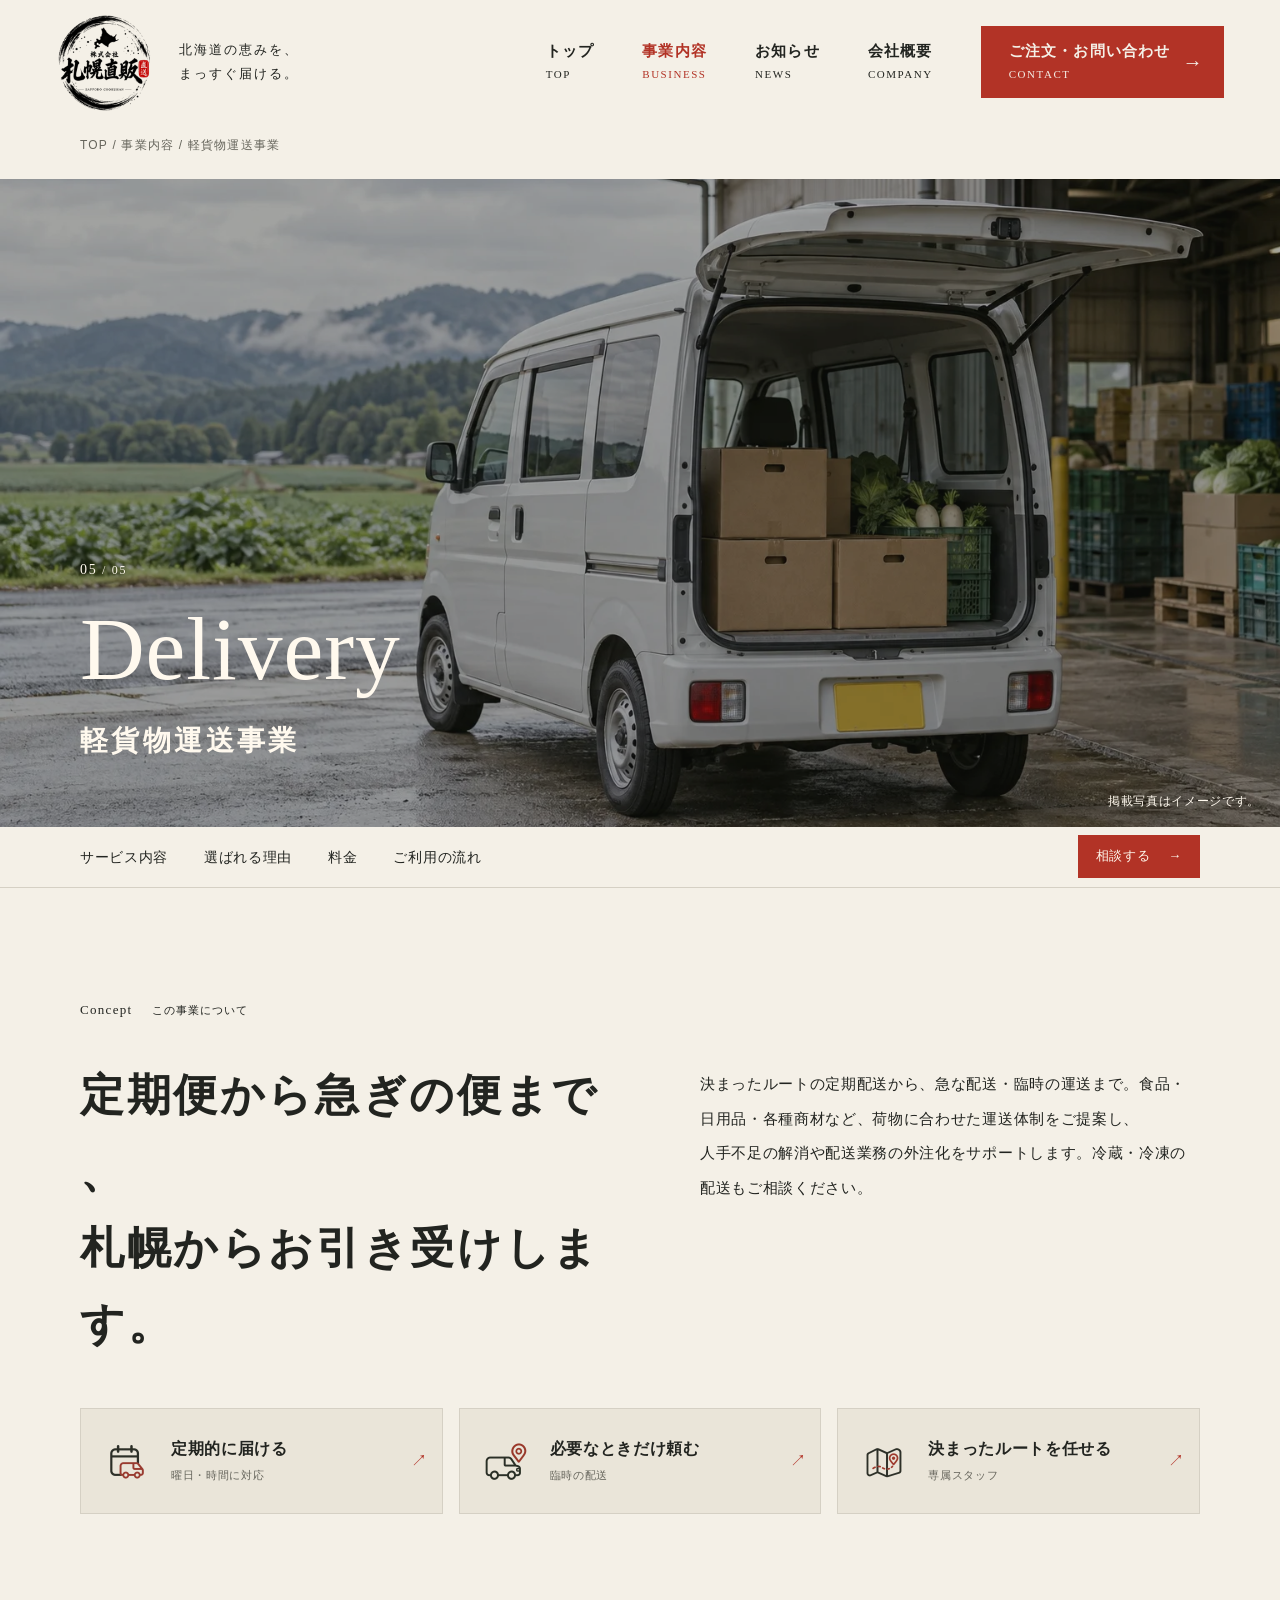
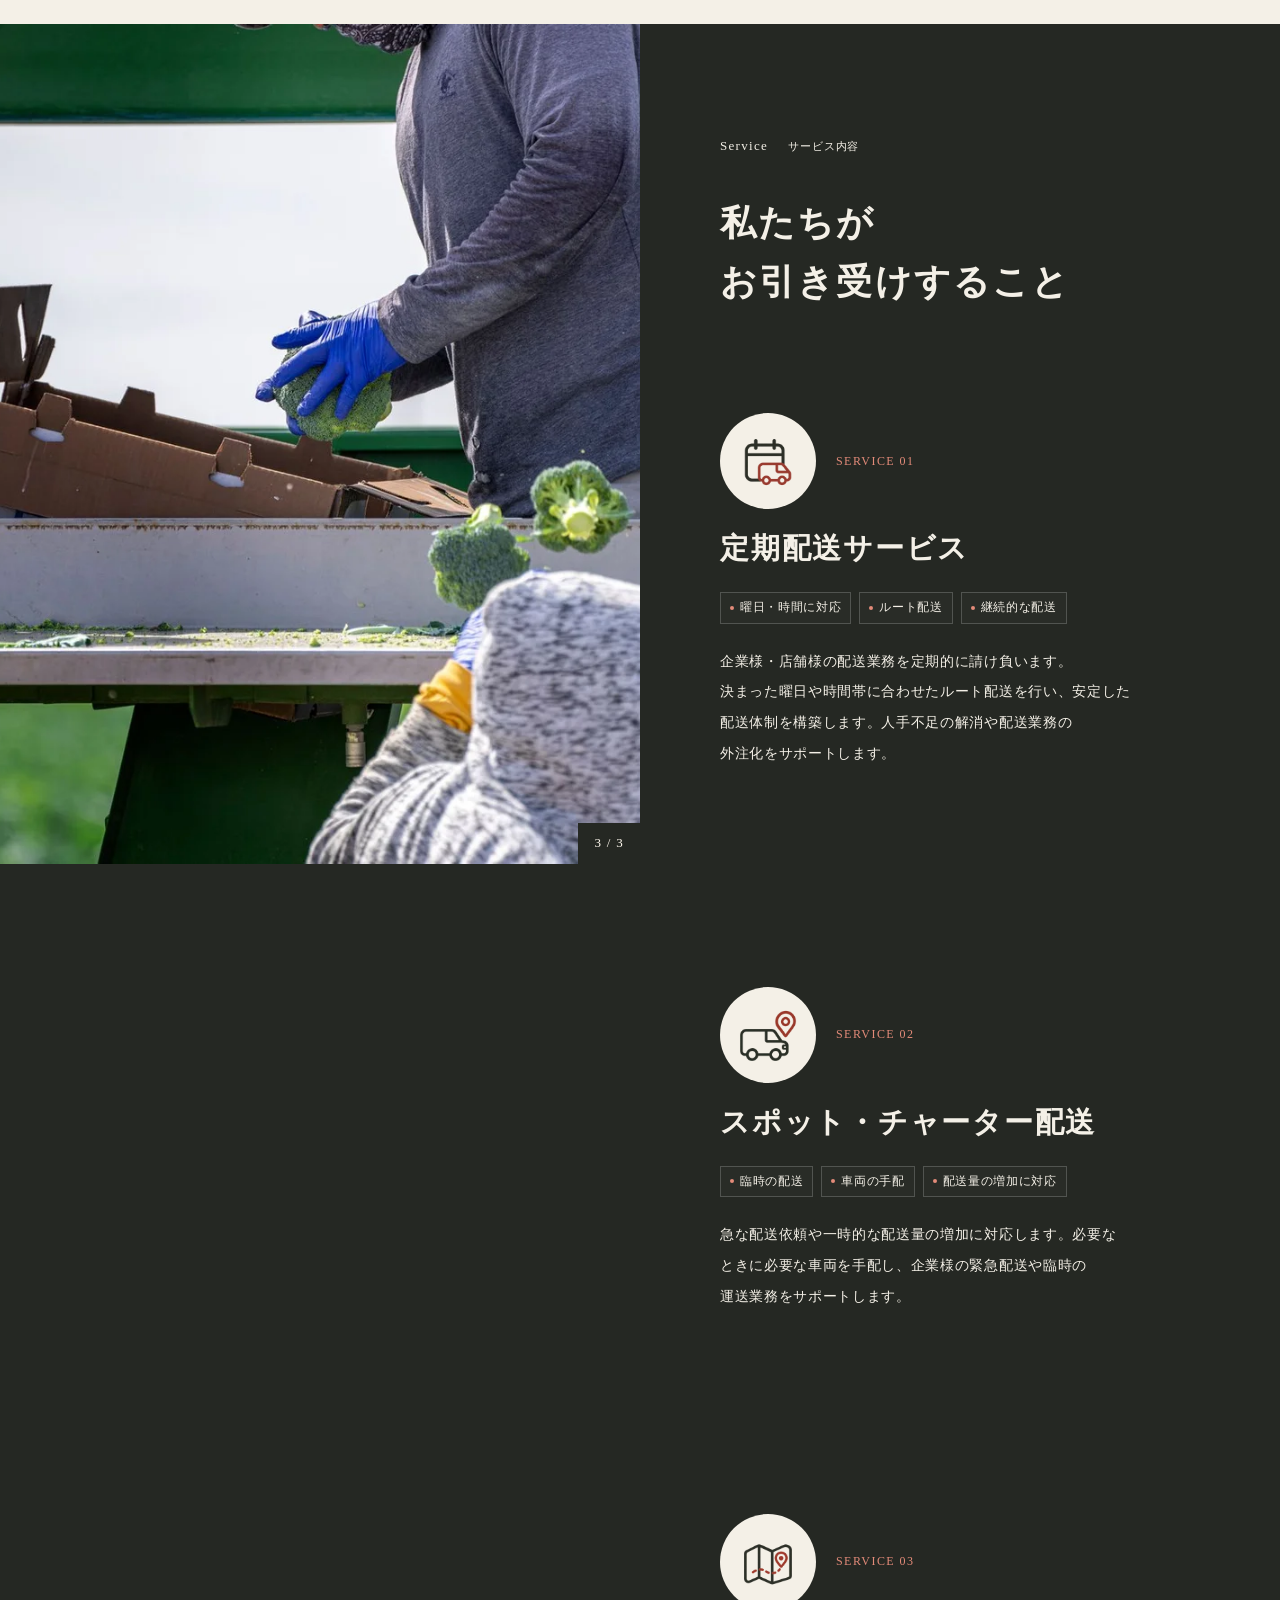
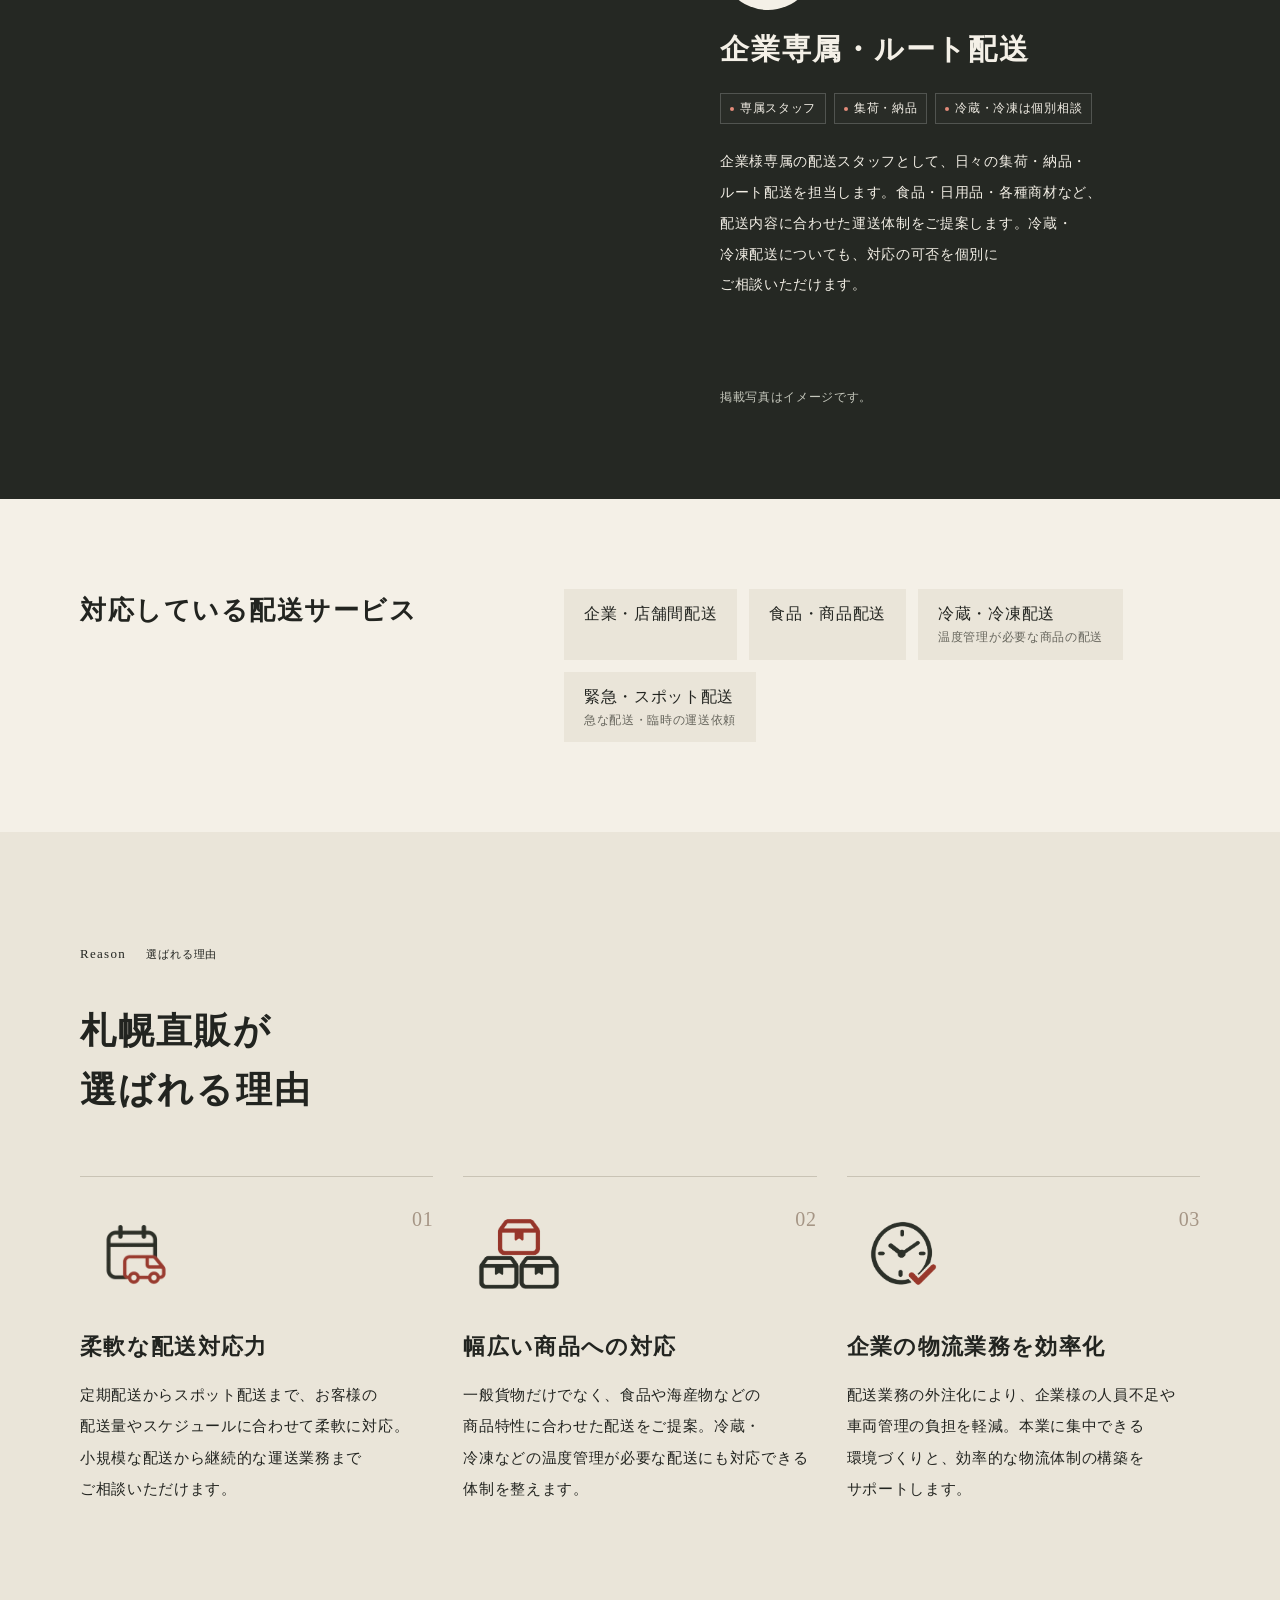
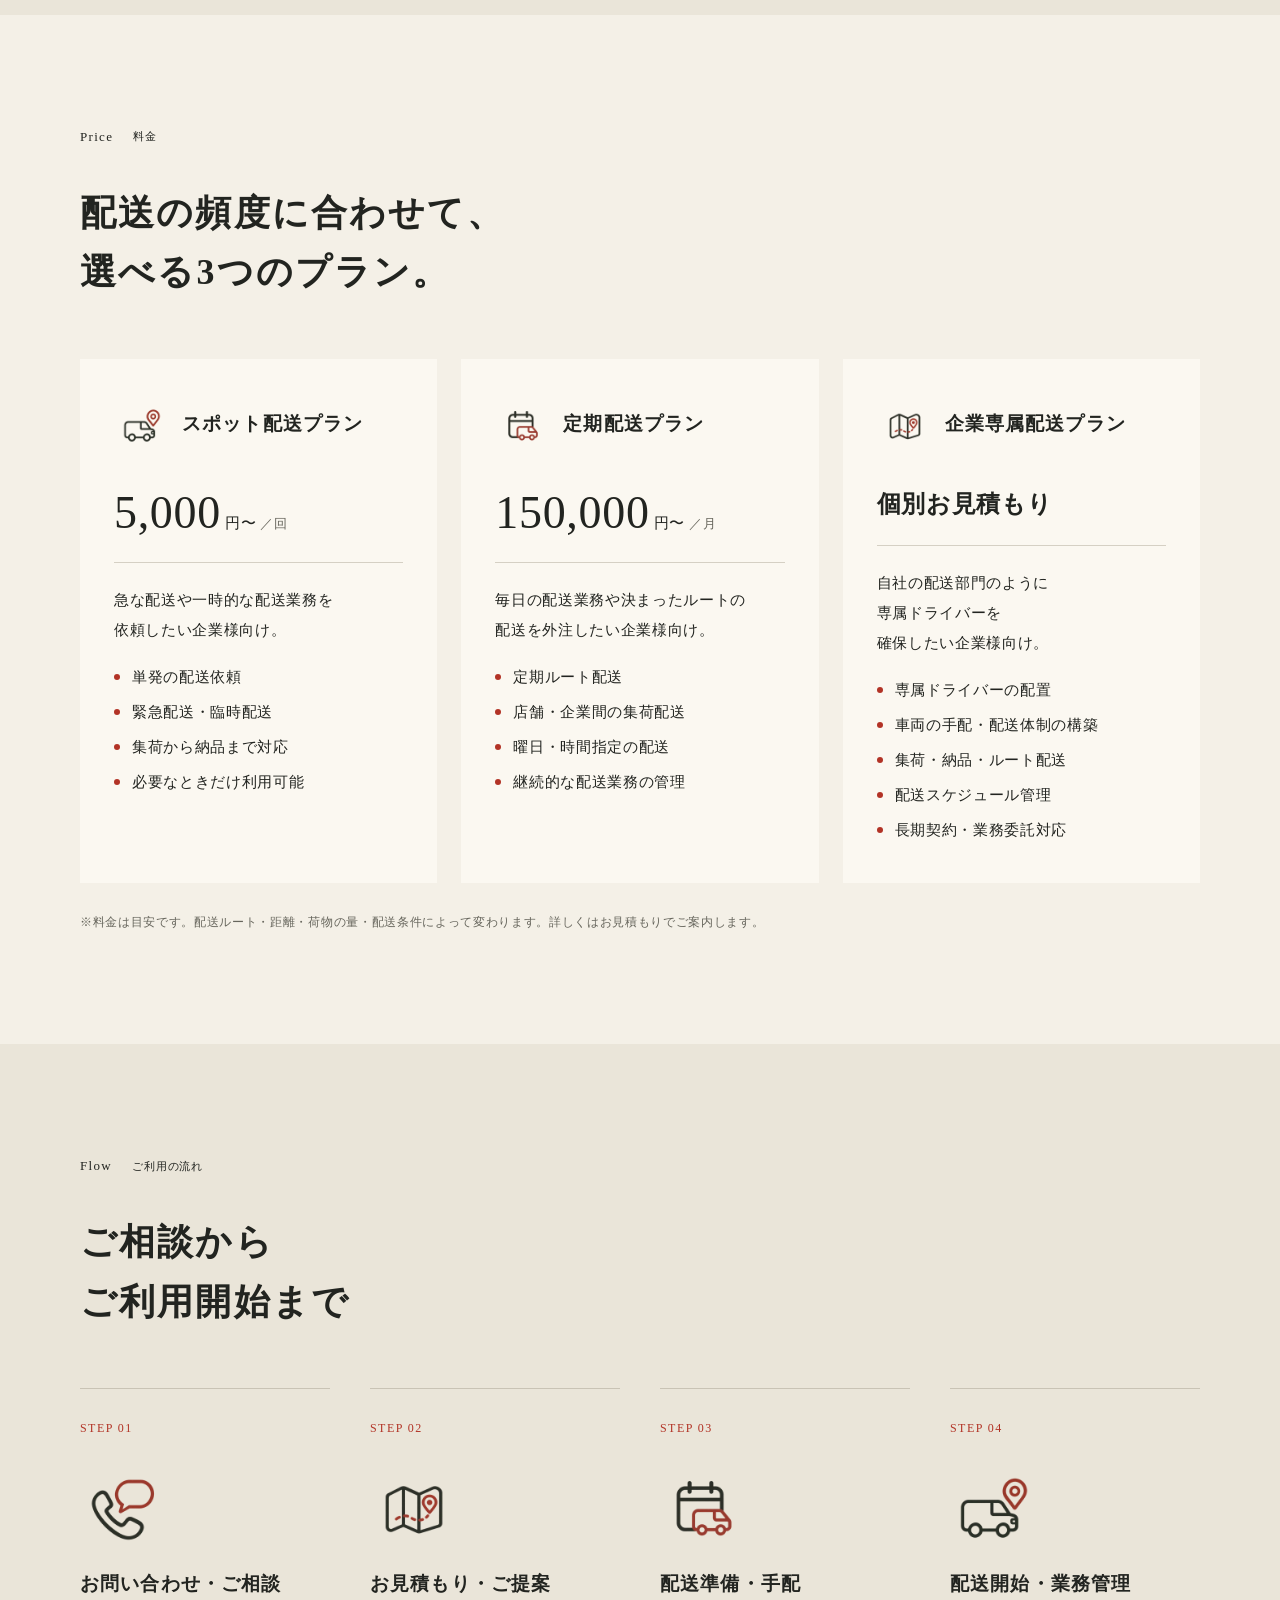
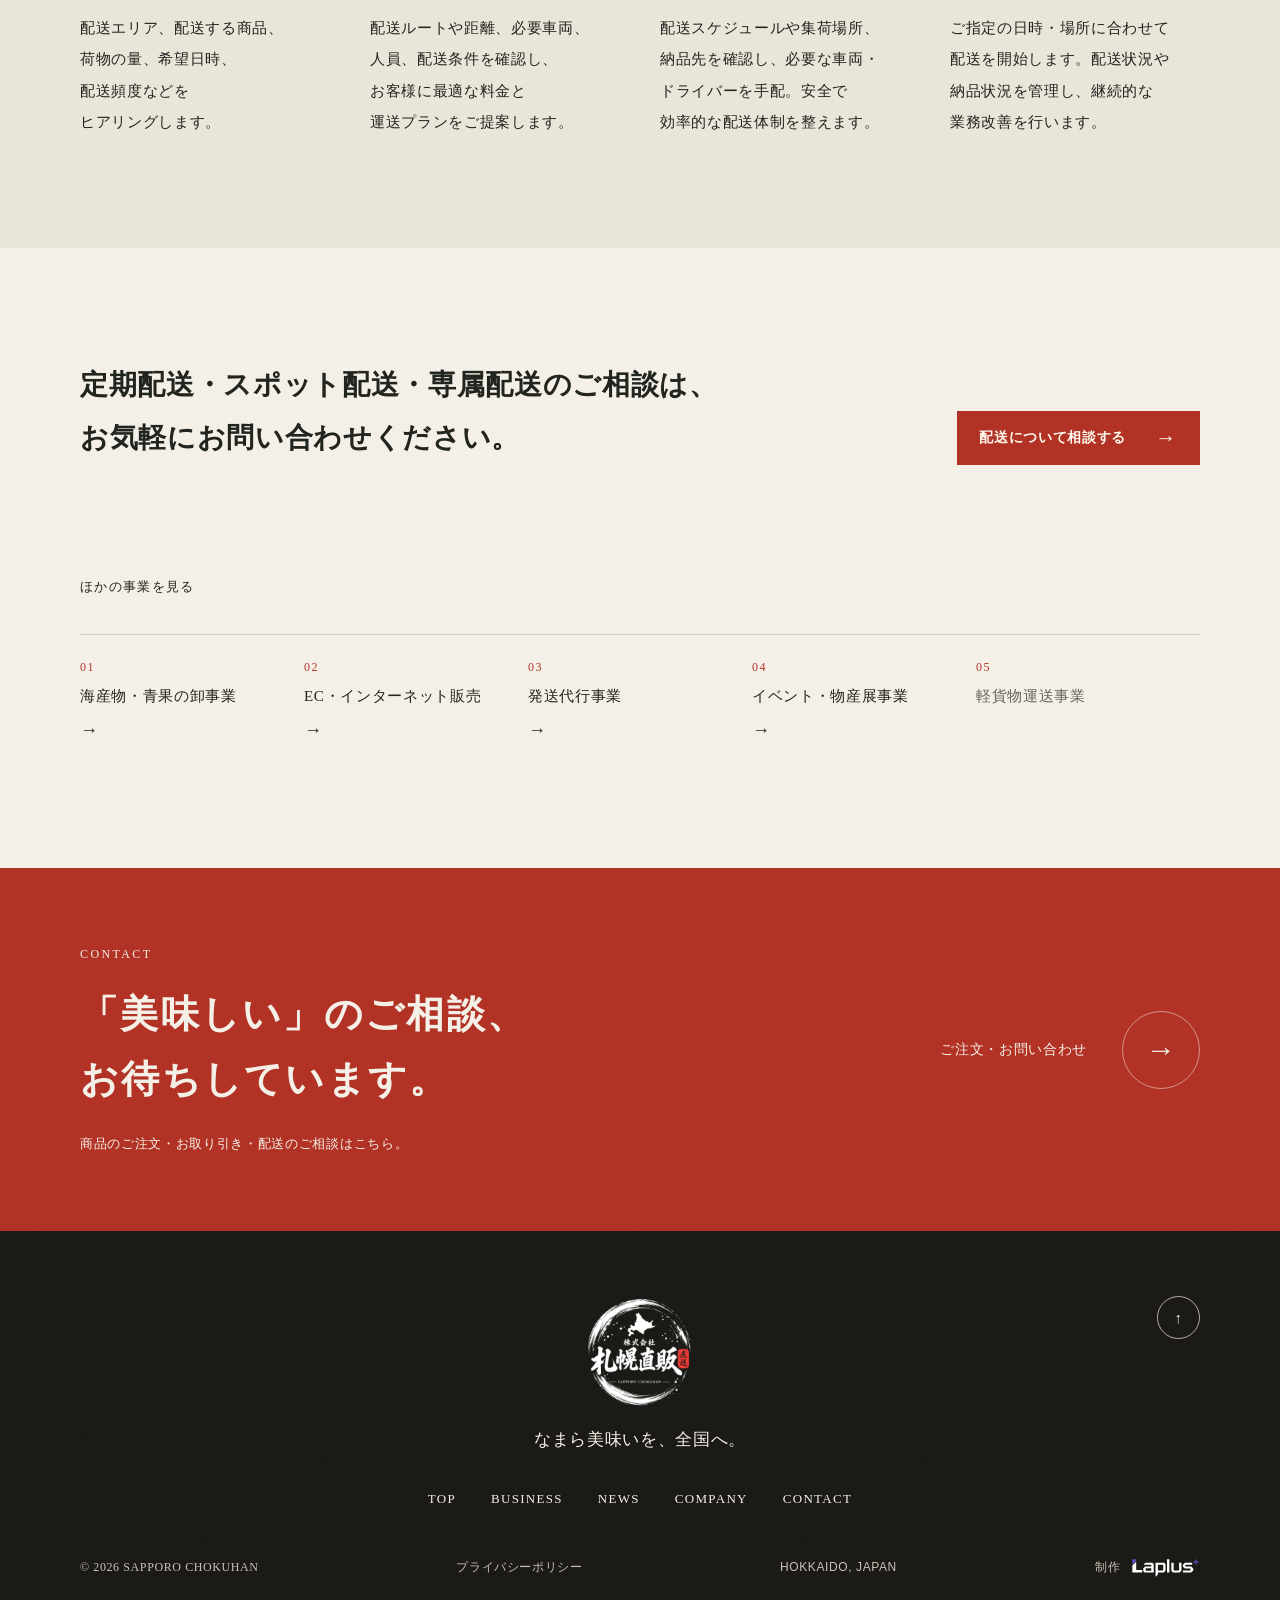
<file: business-delivery.html>
<!doctype html><html lang="ja"><head><meta charset="utf-8"><meta name="viewport" content="width=device-width, initial-scale=1"><meta name="robots" content="noindex,nofollow"><meta name="theme-color" content="#f4f0e7"><title>軽貨物運送事業 | 株式会社 札幌直販</title><link rel="icon" type="image/svg+xml" href="assets/logo.svg"><link rel="stylesheet" href="assets/site.css?v=8254238d"><link rel="stylesheet" href="assets/visual.css?v=20261114b"></head><body><a class="skip-link" href="#main">本文へスキップ</a>
<header class="site-header">
  <a class="brand" href="index.html" aria-label="札幌直販 TOP"><img src="assets/logo.webp" alt="株式会社 札幌直販" width="98" height="98"><span>北海道の恵みを、<br>まっすぐ届ける。</span></a>
  <button class="menu-toggle" type="button" aria-expanded="false" aria-controls="site-nav"><span class="menu-word">MENU</span><span class="menu-lines" aria-hidden="true"></span></button>
  <nav class="site-nav" id="site-nav" aria-label="メインナビゲーション">
    <a href="index.html" >トップ<span lang="en">TOP</span></a>
    <div class="nav-item has-sub">
      <a href="business.html" aria-current="page">事業内容<span lang="en">BUSINESS</span></a>
      <ul class="nav-sub" aria-label="事業内容">
        <li><a href="business-wholesale.html"><span class="biz-num">01</span>海産物・青果の卸事業</a></li>
        <li><a href="business-online-sales.html"><span class="biz-num">02</span>EC・インターネット販売</a></li>
        <li><a href="business-fulfillment.html"><span class="biz-num">03</span>発送代行事業</a></li>
        <li><a href="business-events.html"><span class="biz-num">04</span>イベント・物産展事業</a></li>
        <li><a href="business-delivery.html"><span class="biz-num">05</span>軽貨物運送事業</a></li>
      </ul>
    </div>
    <a href="news.html" >お知らせ<span lang="en">NEWS</span></a>
    <a href="company.html" >会社概要<span lang="en">COMPANY</span></a>
    <a class="nav-contact" href="contact.html" >ご注文・お問い合わせ<span lang="en">CONTACT</span><b aria-hidden="true">→</b></a>
  </nav>
</header>
<main id="main" class="biz-page bz-page">
  <p class="breadcrumb bz-breadcrumb wrap"><a href="index.html">TOP</a> / <a href="business.html">事業内容</a> / 軽貨物運送事業</p>
  <section class="bz-hero" aria-labelledby="bz-title">
    <img class="bz-hero-photo" src="assets/delivery.webp" alt="白い配送車に荷物を積み込んだイメージ" width="1536" height="1024" fetchpriority="high">
    <div class="bz-hero-copy">
      <p class="bz-hero-num">05<small> / 05</small></p>
      <p class="bz-hero-en" lang="en">Delivery</p>
      <h1 id="bz-title">軽貨物運送事業</h1>
    </div>
    <p class="bz-hero-note">掲載写真はイメージです。</p>
  </section>

  <nav class="bz-localnav" aria-label="このページの項目">
    <div class="bz-localnav-inner wrap">
      <a href="#service">サービス内容</a><a href="#reason">選ばれる理由</a><a href="#price">料金</a><a href="#flow">ご利用の流れ</a>
      <a class="bz-localnav-cta" href="contact.html?type=delivery">相談する<span aria-hidden="true">→</span></a>
    </div>
  </nav>

  <section class="bz-concept section-pad wrap" aria-labelledby="bz-concept-title">
    <p class="section-label">Concept<small>この事業について</small></p>
    <div class="bz-concept-layout"><h2 id="bz-concept-title">定期便から急ぎの便まで、<br>札幌からお引き受けします。</h2><p>決まったルートの定期配送から、急な配送・臨時の運送まで。食品・日用品・各種商材など、荷物に合わせた運送体制をご提案し、人手不足の解消や配送業務の外注化をサポートします。冷蔵・冷凍の配送もご相談ください。</p></div>
  <div class="visual-service-guide" aria-label="サービスの概要"><a href="#service-01"><img class="visual-icon" src="assets/flow-delivery-03.webp" alt="" width="72" height="72" loading="lazy" decoding="async"><span><strong>定期的に届ける</strong><small>曜日・時間に対応</small></span><b aria-hidden="true">↗</b></a><a href="#service-02"><img class="visual-icon" src="assets/flow-delivery-04.webp" alt="" width="72" height="72" loading="lazy" decoding="async"><span><strong>必要なときだけ頼む</strong><small>臨時の配送</small></span><b aria-hidden="true">↗</b></a><a href="#service-03"><img class="visual-icon" src="assets/flow-delivery-02.webp" alt="" width="72" height="72" loading="lazy" decoding="async"><span><strong>決まったルートを任せる</strong><small>専属スタッフ</small></span><b aria-hidden="true">↗</b></a></div>
  </section>

  <section class="bz-service" id="service" aria-labelledby="bz-service-title">
    <div class="bz-service-layout">
      <div class="bz-service-media" aria-hidden="true">
        <div class="bz-service-sticky">
          <img class="is-current" data-step="1" src="assets/delivery.webp" alt="" width="1536" height="1024" loading="lazy">
          <img data-step="2" src="assets/packing.webp" alt="" width="1400" height="934" loading="lazy">
          <img data-step="3" src="assets/packing-vegetables.webp" alt="" width="1400" height="934" loading="lazy">
          <p class="bz-service-count"><b>1</b> / 3</p>
        </div>
      </div>
      <div class="bz-service-body">
        <div class="bz-service-head"><p class="section-label">Service<small>サービス内容</small></p><h2 id="bz-service-title">私たちが<br>お引き受けすること</h2></div>
        <article class="bz-service-item" data-step="1" id="service-01"><img class="bz-service-photo" src="assets/delivery.webp" alt="白い配送車に荷物を積み込んだイメージ" width="1536" height="1024" loading="lazy"><div class="visual-service-label"><span class="visual-service-symbol"><img class="visual-icon" src="assets/flow-delivery-03.webp" alt="" width="96" height="96" loading="lazy" decoding="async"></span><p class="biz-num">SERVICE 01</p></div><h3>定期配送サービス</h3><ul class="visual-keywords" aria-label="対応内容"><li>曜日・時間に対応</li><li>ルート配送</li><li>継続的な配送</li></ul><p>企業様・店舗様の配送業務を定期的に請け負います。決まった曜日や時間帯に合わせたルート配送を行い、安定した配送体制を構築します。人手不足の解消や配送業務の外注化をサポートします。</p></article>
        <article class="bz-service-item" data-step="2" id="service-02"><img class="bz-service-photo" src="assets/packing.webp" alt="段ボール箱に荷物を詰めるイメージ" width="1400" height="934" loading="lazy"><div class="visual-service-label"><span class="visual-service-symbol"><img class="visual-icon" src="assets/flow-delivery-04.webp" alt="" width="96" height="96" loading="lazy" decoding="async"></span><p class="biz-num">SERVICE 02</p></div><h3>スポット・チャーター配送</h3><ul class="visual-keywords" aria-label="対応内容"><li>臨時の配送</li><li>車両の手配</li><li>配送量の増加に対応</li></ul><p>急な配送依頼や一時的な配送量の増加に対応します。必要なときに必要な車両を手配し、企業様の緊急配送や臨時の運送業務をサポートします。</p></article>
        <article class="bz-service-item" data-step="3" id="service-03"><img class="bz-service-photo" src="assets/packing-vegetables.webp" alt="段ボール箱に野菜を詰めるイメージ" width="1400" height="934" loading="lazy"><div class="visual-service-label"><span class="visual-service-symbol"><img class="visual-icon" src="assets/flow-delivery-02.webp" alt="" width="96" height="96" loading="lazy" decoding="async"></span><p class="biz-num">SERVICE 03</p></div><h3>企業専属・ルート配送</h3><ul class="visual-keywords" aria-label="対応内容"><li>専属スタッフ</li><li>集荷・納品</li><li>冷蔵・冷凍は個別相談</li></ul><p>企業様専属の配送スタッフとして、日々の集荷・納品・ルート配送を担当します。食品・日用品・各種商材など、配送内容に合わせた運送体制をご提案します。冷蔵・冷凍配送についても、対応の可否を個別にご相談いただけます。</p></article>
        <p class="bz-service-note">掲載写真はイメージです。</p>
      </div>
    </div>
  </section>
  <section class="bz-scope" aria-labelledby="bz-scope-title"><div class="bz-scope-inner wrap"><h2 id="bz-scope-title">対応している配送サービス</h2><ul class="bz-scope-list"><li>企業・店舗間配送</li><li>食品・商品配送</li><li>冷蔵・冷凍配送<small>温度管理が必要な商品の配送</small></li><li>緊急・スポット配送<small>急な配送・臨時の運送依頼</small></li></ul></div></section>

  <section class="bz-reason section-pad" id="reason" aria-labelledby="bz-reason-title">
    <div class="wrap">
      <div class="bz-section-head"><p class="section-label">Reason<small>選ばれる理由</small></p><h2 id="bz-reason-title">札幌直販が<br>選ばれる理由</h2></div>
      <ol class="bz-reason-list">
        <li><div class="visual-reason-top"><img class="visual-icon" src="assets/flow-delivery-03.webp" alt="" width="112" height="112" loading="lazy" decoding="async"><span class="bz-reason-num">01</span></div><h3>柔軟な配送対応力</h3><p>定期配送からスポット配送まで、お客様の配送量やスケジュールに合わせて柔軟に対応。小規模な配送から継続的な運送業務までご相談いただけます。</p></li>
        <li><div class="visual-reason-top"><img class="visual-icon" src="assets/visual-volume.png" alt="" width="112" height="112" loading="lazy" decoding="async"><span class="bz-reason-num">02</span></div><h3>幅広い商品への対応</h3><p>一般貨物だけでなく、食品や海産物などの商品特性に合わせた配送をご提案。冷蔵・冷凍などの温度管理が必要な配送にも対応できる体制を整えます。</p></li>
        <li><div class="visual-reason-top"><img class="visual-icon" src="assets/visual-efficiency.png" alt="" width="112" height="112" loading="lazy" decoding="async"><span class="bz-reason-num">03</span></div><h3>企業の物流業務を効率化</h3><p>配送業務の外注化により、企業様の人員不足や車両管理の負担を軽減。本業に集中できる環境づくりと、効率的な物流体制の構築をサポートします。</p></li>
      </ol>
    </div>
  </section>

  <section class="bz-price section-pad wrap" id="price" aria-labelledby="bz-price-title">
    <div class="bz-section-head"><p class="section-label">Price<small>料金</small></p><h2 id="bz-price-title">配送の頻度に合わせて、<br>選べる3つのプラン。</h2></div>
    <div class="bz-plans">
      <article class="bz-plan"><div class="visual-plan-head"><img class="visual-icon" src="assets/flow-delivery-04.webp" alt="" width="64" height="64" loading="lazy" decoding="async"><h3>スポット配送プラン</h3></div><p class="bz-plan-price"><b>5,000</b>円〜<small>／回</small></p><p class="bz-plan-target">急な配送や一時的な配送業務を依頼したい企業様向け。</p><ul class="bz-plan-items"><li>単発の配送依頼</li><li>緊急配送・臨時配送</li><li>集荷から納品まで対応</li><li>必要なときだけ利用可能</li></ul></article>
      <article class="bz-plan"><div class="visual-plan-head"><img class="visual-icon" src="assets/flow-delivery-03.webp" alt="" width="64" height="64" loading="lazy" decoding="async"><h3>定期配送プラン</h3></div><p class="bz-plan-price"><b>150,000</b>円〜<small>／月</small></p><p class="bz-plan-target">毎日の配送業務や決まったルートの配送を外注したい企業様向け。</p><ul class="bz-plan-items"><li>定期ルート配送</li><li>店舗・企業間の集荷配送</li><li>曜日・時間指定の配送</li><li>継続的な配送業務の管理</li></ul></article>
      <article class="bz-plan"><div class="visual-plan-head"><img class="visual-icon" src="assets/flow-delivery-02.webp" alt="" width="64" height="64" loading="lazy" decoding="async"><h3>企業専属配送プラン</h3></div><p class="bz-plan-price"><b class="is-text">個別お見積もり</b></p><p class="bz-plan-target">自社の配送部門のように専属ドライバーを確保したい企業様向け。</p><ul class="bz-plan-items"><li>専属ドライバーの配置</li><li>車両の手配・配送体制の構築</li><li>集荷・納品・ルート配送</li><li>配送スケジュール管理</li><li>長期契約・業務委託対応</li></ul></article>
    </div>
    <p class="bz-price-note">※料金は目安です。配送ルート・距離・荷物の量・配送条件によって変わります。詳しくはお見積もりでご案内します。</p>
  </section>

  <section class="bz-flow-section section-pad" id="flow" aria-labelledby="bz-flow-title">
    <div class="wrap">
      <div class="bz-section-head"><p class="section-label">Flow<small>ご利用の流れ</small></p><h2 id="bz-flow-title">ご相談から<br>ご利用開始まで</h2></div>
      <ol class="bz-flow">
        <li><span class="biz-num">STEP 01</span><img class="bz-flow-icon" src="assets/flow-inquiry.webp" alt="" width="112" height="112" loading="lazy"><h3>お問い合わせ・ご相談</h3><p>配送エリア、配送する商品、荷物の量、希望日時、配送頻度などをヒアリングします。</p></li>
        <li><span class="biz-num">STEP 02</span><img class="bz-flow-icon" src="assets/flow-delivery-02.webp" alt="" width="112" height="112" loading="lazy"><h3>お見積もり・ご提案</h3><p>配送ルートや距離、必要車両、人員、配送条件を確認し、お客様に最適な料金と運送プランをご提案します。</p></li>
        <li><span class="biz-num">STEP 03</span><img class="bz-flow-icon" src="assets/flow-delivery-03.webp" alt="" width="112" height="112" loading="lazy"><h3>配送準備・手配</h3><p>配送スケジュールや集荷場所、納品先を確認し、必要な車両・ドライバーを手配。安全で効率的な配送体制を整えます。</p></li>
        <li><span class="biz-num">STEP 04</span><img class="bz-flow-icon" src="assets/flow-delivery-04.webp" alt="" width="112" height="112" loading="lazy"><h3>配送開始・業務管理</h3><p>ご指定の日時・場所に合わせて配送を開始します。配送状況や納品状況を管理し、継続的な業務改善を行います。</p></li>
      </ol>
    </div>
  </section>

  <section class="bz-closing section-pad wrap" aria-label="ご相談">
    <p class="bz-closing-text">定期配送・スポット配送・専属配送のご相談は、お気軽にお問い合わせください。</p>
    <a class="text-link biz-cta" href="contact.html?type=delivery">配送について相談する<span class="round-arrow" aria-hidden="true">→</span></a>
  </section>

  <nav class="biz-others wrap" aria-label="事業内容">
    <p class="section-label">ほかの事業を見る</p>
    <ul>
      <li><a href="business-wholesale.html" ><span class="biz-num">01</span>海産物・青果の卸事業<b aria-hidden="true">→</b></a></li>
      <li><a href="business-online-sales.html" ><span class="biz-num">02</span>EC・インターネット販売<b aria-hidden="true">→</b></a></li>
      <li><a href="business-fulfillment.html" ><span class="biz-num">03</span>発送代行事業<b aria-hidden="true">→</b></a></li>
      <li><a href="business-events.html" ><span class="biz-num">04</span>イベント・物産展事業<b aria-hidden="true">→</b></a></li>
      <li><a href="business-delivery.html" aria-current="page"><span class="biz-num">05</span>軽貨物運送事業<b aria-hidden="true">→</b></a></li>
    </ul>
  </nav>
  <section class="contact-cta"><div class="wrap"><div><p class="eyebrow">CONTACT</p><h2>「美味しい」のご相談、<br>お待ちしています。</h2><p>商品のご注文・お取り引き・配送のご相談はこちら。</p></div><a href="contact.html" aria-label="ご注文・お問い合わせフォームへ"><span>ご注文・お問い合わせ</span><b aria-hidden="true">→</b></a></div></section>

</main>
<footer class="site-footer"><div class="wrap footer-main"><a class="footer-brand" href="index.html"><img src="assets/logo-light.webp" alt="株式会社 札幌直販" width="115" height="115"><span>なまら美味いを、全国へ。</span></a><div class="footer-links"><a href="index.html">TOP</a><a href="business.html">BUSINESS</a><a href="news.html">NEWS</a><a href="company.html">COMPANY</a><a href="contact.html">CONTACT</a></div><a class="back-top" href="#" aria-label="ページの先頭へ">↑</a></div><div class="wrap footer-bottom"><small>© 2026 SAPPORO CHOKUHAN</small><a href="privacy.html">プライバシーポリシー</a><span>HOKKAIDO, JAPAN</span><a class="footer-credit" href="https://laplusgroup.com/" target="_blank" rel="noopener">制作<img src="assets/laplus-light.svg" alt="Laplus（新しいタブで開く）" width="69" height="20" loading="lazy"></a></div></footer>
<script defer src="assets/site.js?v=eac50b95"></script></body></html>
</file>
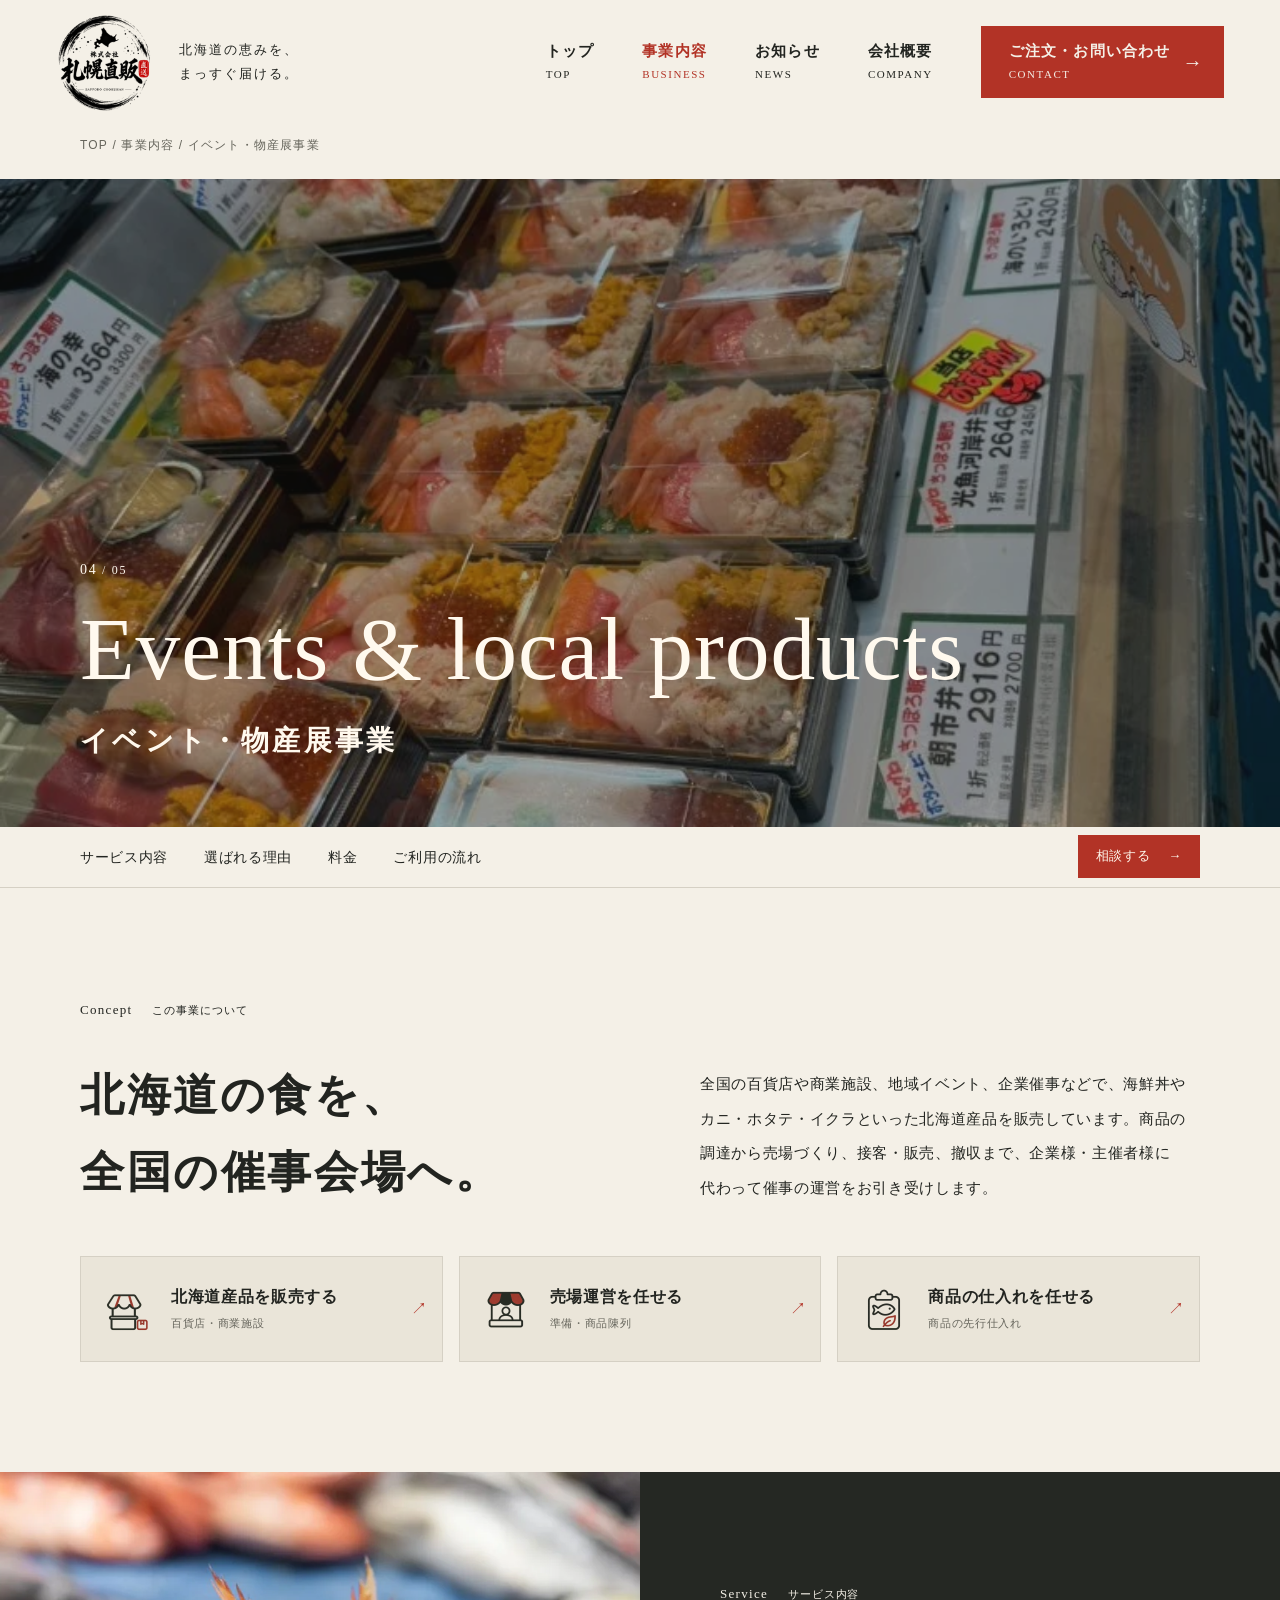
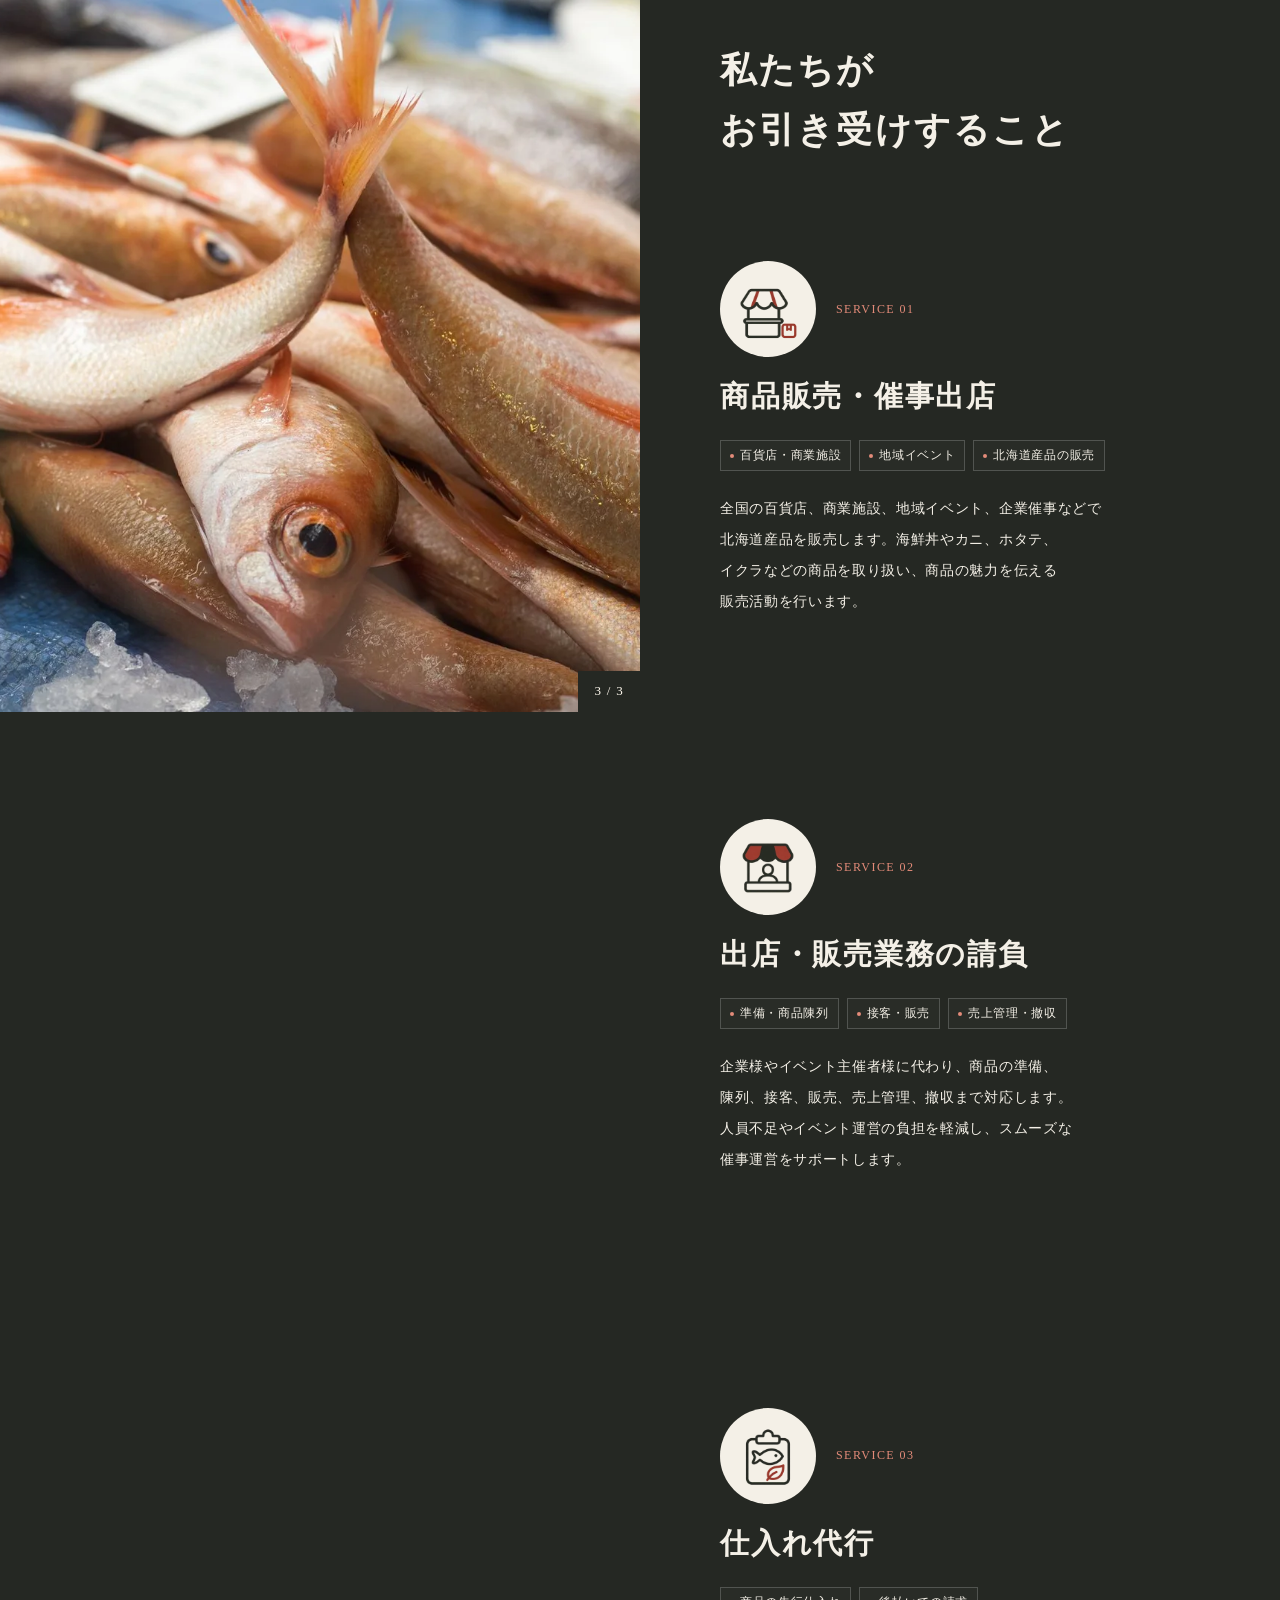
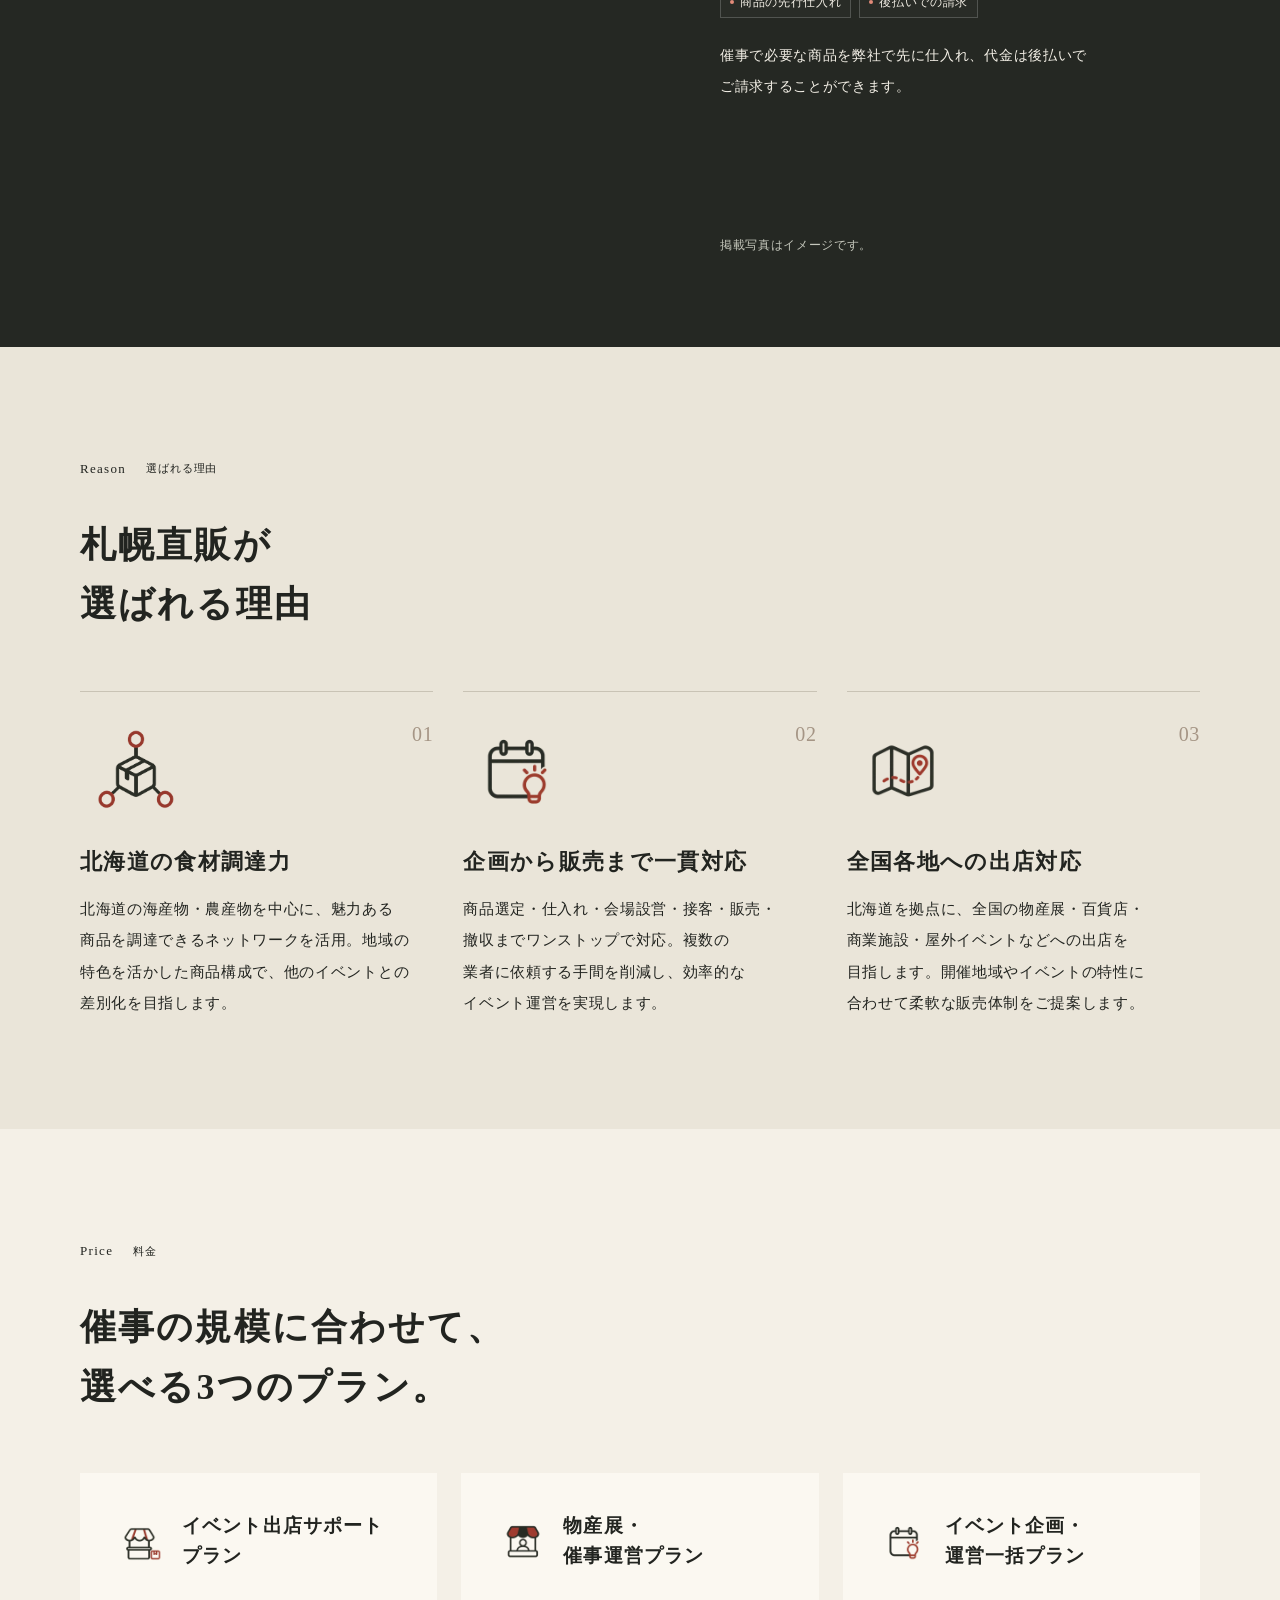
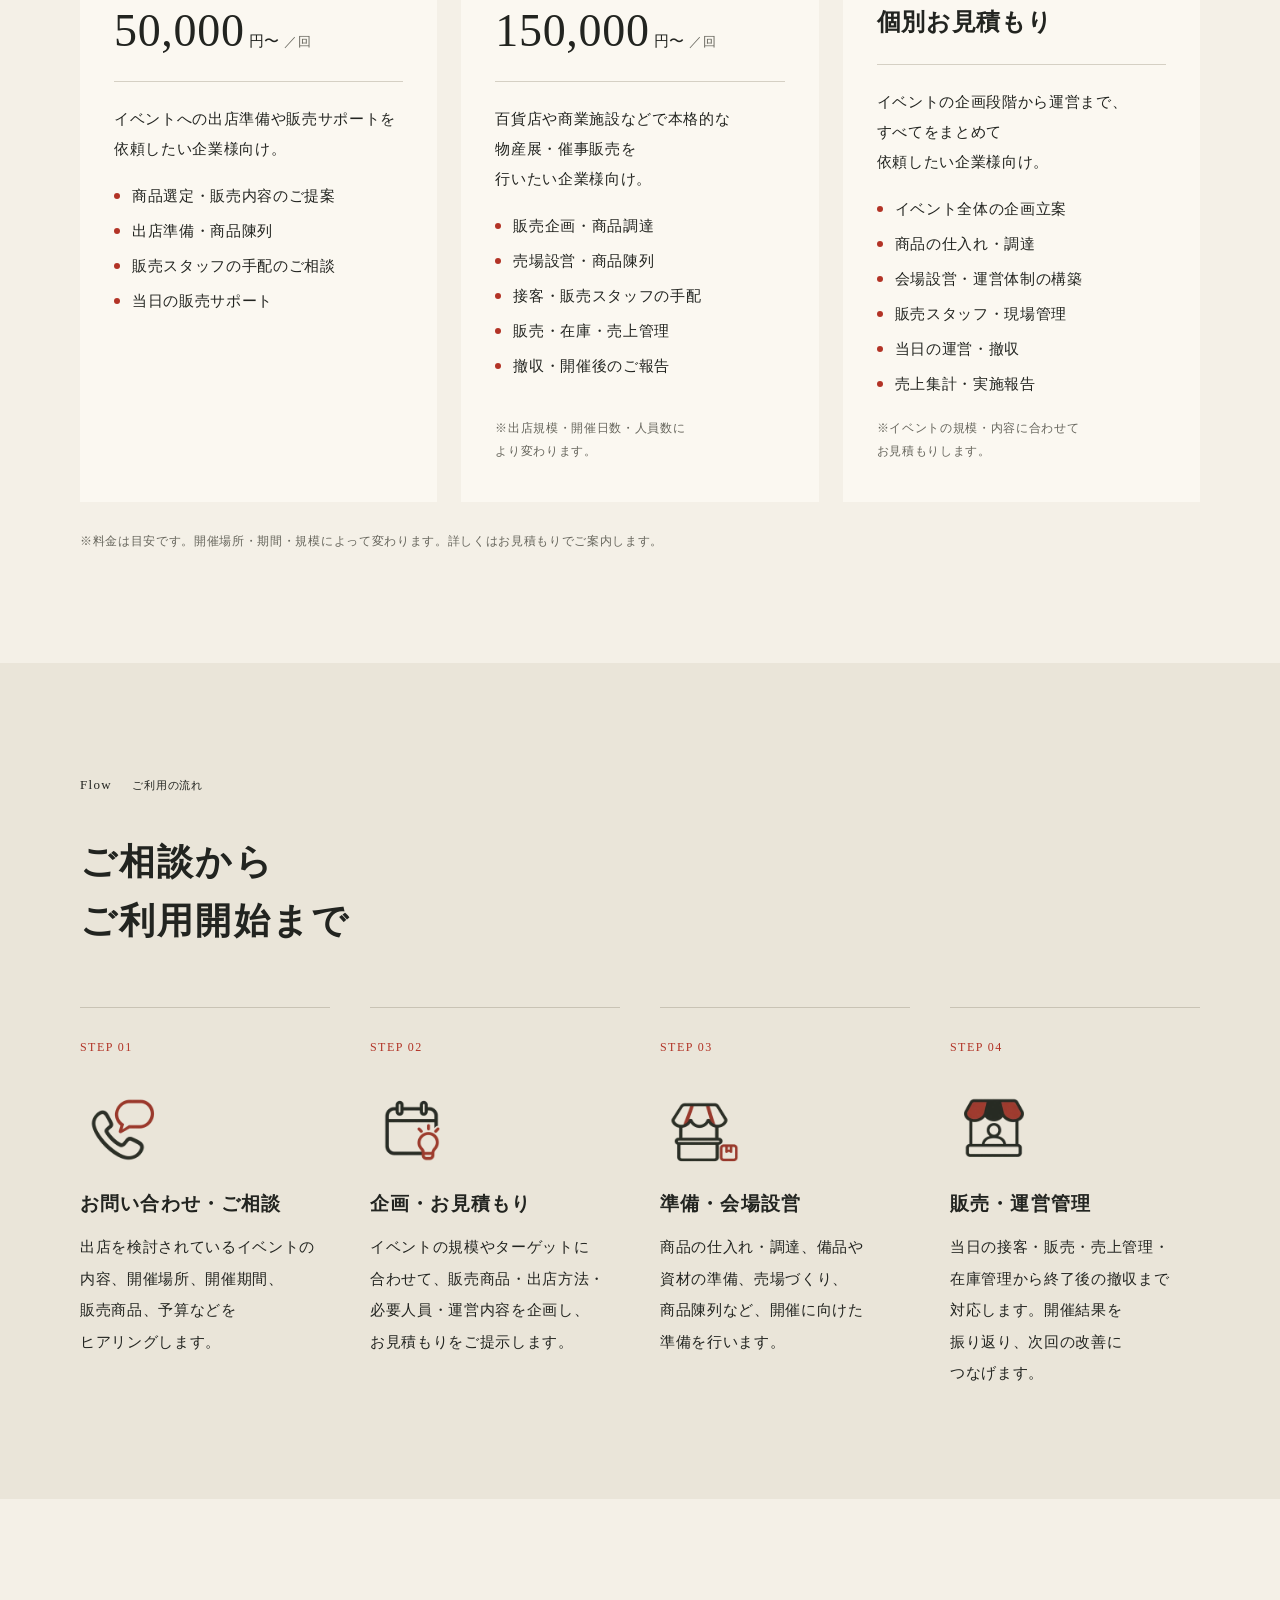
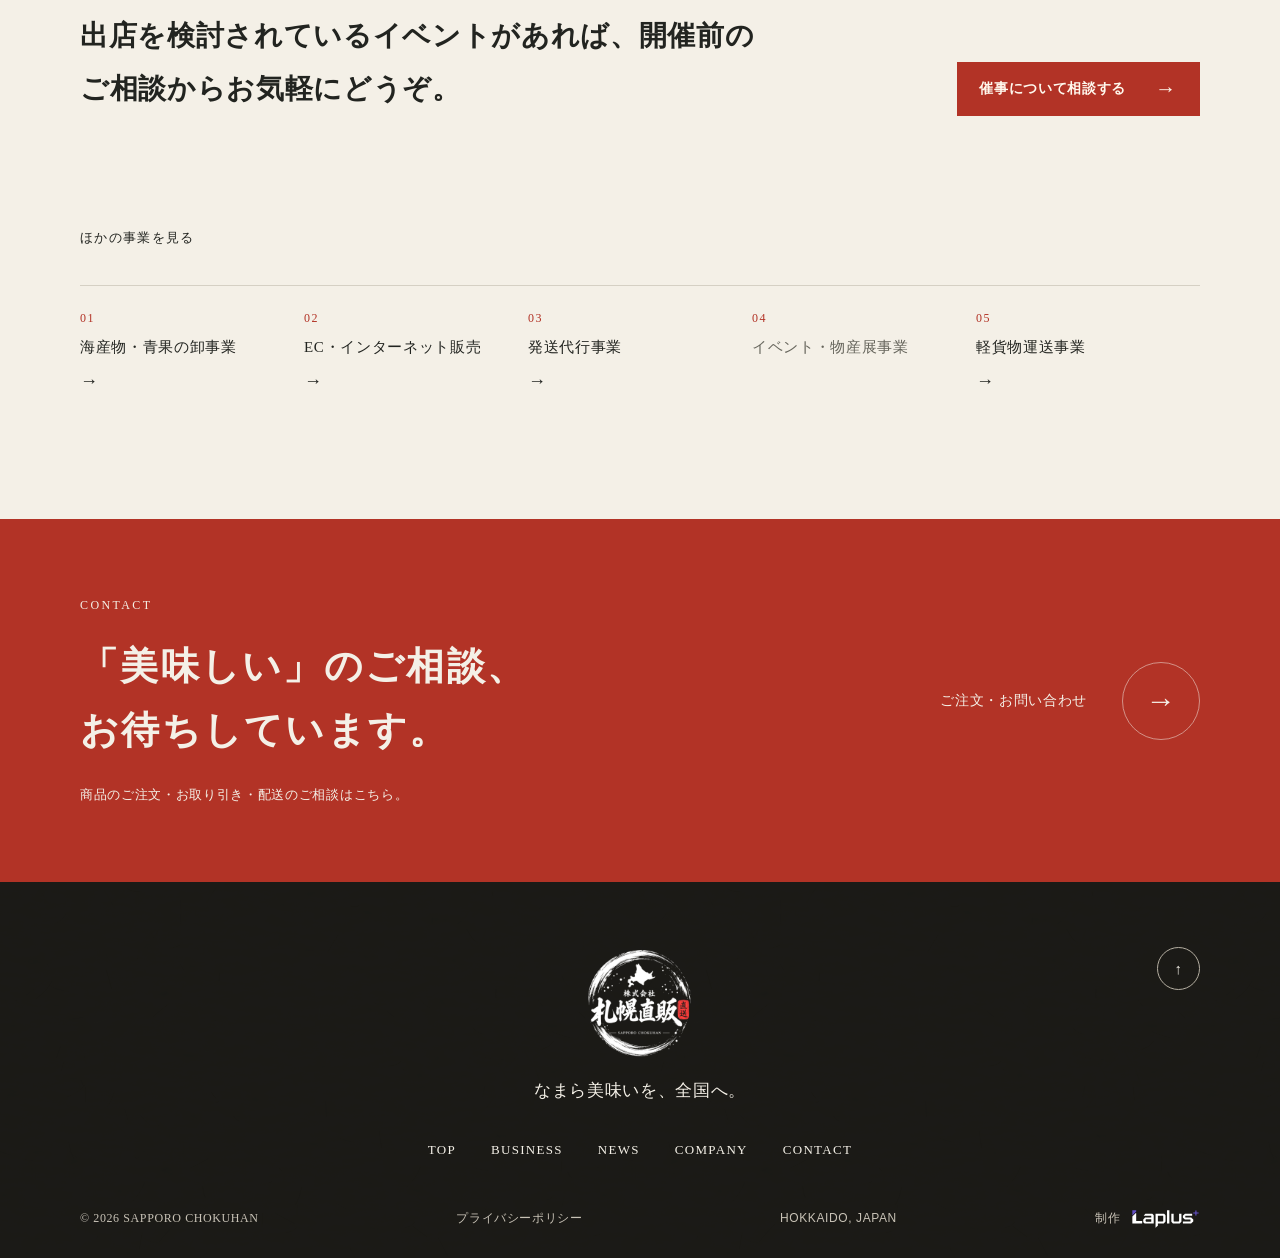
<file: business-events.html>
<!doctype html><html lang="ja"><head><meta charset="utf-8"><meta name="viewport" content="width=device-width, initial-scale=1"><meta name="robots" content="noindex,nofollow"><meta name="theme-color" content="#f4f0e7"><title>イベント・物産展事業 | 株式会社 札幌直販</title><link rel="icon" type="image/svg+xml" href="assets/logo.svg"><link rel="stylesheet" href="assets/site.css?v=8254238d"><link rel="stylesheet" href="assets/visual.css?v=20261114b"></head><body><a class="skip-link" href="#main">本文へスキップ</a>
<header class="site-header">
  <a class="brand" href="index.html" aria-label="札幌直販 TOP"><img src="assets/logo.webp" alt="株式会社 札幌直販" width="98" height="98"><span>北海道の恵みを、<br>まっすぐ届ける。</span></a>
  <button class="menu-toggle" type="button" aria-expanded="false" aria-controls="site-nav"><span class="menu-word">MENU</span><span class="menu-lines" aria-hidden="true"></span></button>
  <nav class="site-nav" id="site-nav" aria-label="メインナビゲーション">
    <a href="index.html" >トップ<span lang="en">TOP</span></a>
    <div class="nav-item has-sub">
      <a href="business.html" aria-current="page">事業内容<span lang="en">BUSINESS</span></a>
      <ul class="nav-sub" aria-label="事業内容">
        <li><a href="business-wholesale.html"><span class="biz-num">01</span>海産物・青果の卸事業</a></li>
        <li><a href="business-online-sales.html"><span class="biz-num">02</span>EC・インターネット販売</a></li>
        <li><a href="business-fulfillment.html"><span class="biz-num">03</span>発送代行事業</a></li>
        <li><a href="business-events.html"><span class="biz-num">04</span>イベント・物産展事業</a></li>
        <li><a href="business-delivery.html"><span class="biz-num">05</span>軽貨物運送事業</a></li>
      </ul>
    </div>
    <a href="news.html" >お知らせ<span lang="en">NEWS</span></a>
    <a href="company.html" >会社概要<span lang="en">COMPANY</span></a>
    <a class="nav-contact" href="contact.html" >ご注文・お問い合わせ<span lang="en">CONTACT</span><b aria-hidden="true">→</b></a>
  </nav>
</header>
<main id="main" class="biz-page bz-page">
  <p class="breadcrumb bz-breadcrumb wrap"><a href="index.html">TOP</a> / <a href="business.html">事業内容</a> / イベント・物産展事業</p>
  <section class="bz-hero" aria-labelledby="bz-title">
    <img class="bz-hero-photo" src="assets/event-kaisen-bento.webp" alt="ショーケースに並ぶ海鮮弁当" width="768" height="1024" fetchpriority="high">
    <div class="bz-hero-copy">
      <p class="bz-hero-num">04<small> / 05</small></p>
      <p class="bz-hero-en" lang="en">Events &amp; local products</p>
      <h1 id="bz-title">イベント・物産展事業</h1>
    </div>
    <p class="bz-hero-note"></p>
  </section>

  <nav class="bz-localnav" aria-label="このページの項目">
    <div class="bz-localnav-inner wrap">
      <a href="#service">サービス内容</a><a href="#reason">選ばれる理由</a><a href="#price">料金</a><a href="#flow">ご利用の流れ</a>
      <a class="bz-localnav-cta" href="contact.html?type=event">相談する<span aria-hidden="true">→</span></a>
    </div>
  </nav>

  <section class="bz-concept section-pad wrap" aria-labelledby="bz-concept-title">
    <p class="section-label">Concept<small>この事業について</small></p>
    <div class="bz-concept-layout"><h2 id="bz-concept-title">北海道の食を、<br>全国の催事会場へ。</h2><p>全国の百貨店や商業施設、地域イベント、企業催事などで、海鮮丼やカニ・ホタテ・イクラといった北海道産品を販売しています。商品の調達から売場づくり、接客・販売、撤収まで、企業様・主催者様に代わって催事の運営をお引き受けします。</p></div>
  <div class="visual-service-guide" aria-label="サービスの概要"><a href="#service-01"><img class="visual-icon" src="assets/flow-events-03.webp" alt="" width="72" height="72" loading="lazy" decoding="async"><span><strong>北海道産品を販売する</strong><small>百貨店・商業施設</small></span><b aria-hidden="true">↗</b></a><a href="#service-02"><img class="visual-icon" src="assets/flow-events-04.webp" alt="" width="72" height="72" loading="lazy" decoding="async"><span><strong>売場運営を任せる</strong><small>準備・商品陳列</small></span><b aria-hidden="true">↗</b></a><a href="#service-03"><img class="visual-icon" src="assets/flow-wholesale-02.webp" alt="" width="72" height="72" loading="lazy" decoding="async"><span><strong>商品の仕入れを任せる</strong><small>商品の先行仕入れ</small></span><b aria-hidden="true">↗</b></a></div>
  </section>

  <section class="bz-service" id="service" aria-labelledby="bz-service-title">
    <div class="bz-service-layout">
      <div class="bz-service-media" aria-hidden="true">
        <div class="bz-service-sticky">
          <img class="is-current" data-step="1" src="assets/ikura.webp" alt="" width="1800" height="1200" loading="lazy">
          <img data-step="2" src="assets/market-food.webp" alt="" width="1400" height="934" loading="lazy">
          <img data-step="3" src="assets/fish-market.webp" alt="" width="1400" height="1129" loading="lazy">
          <p class="bz-service-count"><b>1</b> / 3</p>
        </div>
      </div>
      <div class="bz-service-body">
        <div class="bz-service-head"><p class="section-label">Service<small>サービス内容</small></p><h2 id="bz-service-title">私たちが<br>お引き受けすること</h2></div>
        <article class="bz-service-item" data-step="1" id="service-01"><img class="bz-service-photo" src="assets/ikura.webp" alt="升に盛られた海鮮のイメージ" width="1800" height="1200" loading="lazy"><div class="visual-service-label"><span class="visual-service-symbol"><img class="visual-icon" src="assets/flow-events-03.webp" alt="" width="96" height="96" loading="lazy" decoding="async"></span><p class="biz-num">SERVICE 01</p></div><h3>商品販売・催事出店</h3><ul class="visual-keywords" aria-label="対応内容"><li>百貨店・商業施設</li><li>地域イベント</li><li>北海道産品の販売</li></ul><p>全国の百貨店、商業施設、地域イベント、企業催事などで北海道産品を販売します。海鮮丼やカニ、ホタテ、イクラなどの商品を取り扱い、商品の魅力を伝える販売活動を行います。</p></article>
        <article class="bz-service-item" data-step="2" id="service-02"><img class="bz-service-photo" src="assets/market-food.webp" alt="パック詰めの海産物を手に取るイメージ" width="1400" height="934" loading="lazy"><div class="visual-service-label"><span class="visual-service-symbol"><img class="visual-icon" src="assets/flow-events-04.webp" alt="" width="96" height="96" loading="lazy" decoding="async"></span><p class="biz-num">SERVICE 02</p></div><h3>出店・販売業務の請負</h3><ul class="visual-keywords" aria-label="対応内容"><li>準備・商品陳列</li><li>接客・販売</li><li>売上管理・撤収</li></ul><p>企業様やイベント主催者様に代わり、商品の準備、陳列、接客、販売、売上管理、撤収まで対応します。人員不足やイベント運営の負担を軽減し、スムーズな催事運営をサポートします。</p></article>
        <article class="bz-service-item" data-step="3" id="service-03"><img class="bz-service-photo" src="assets/fish-market.webp" alt="市場に並ぶ鮮魚のイメージ" width="1400" height="1129" loading="lazy"><div class="visual-service-label"><span class="visual-service-symbol"><img class="visual-icon" src="assets/flow-wholesale-02.webp" alt="" width="96" height="96" loading="lazy" decoding="async"></span><p class="biz-num">SERVICE 03</p></div><h3>仕入れ代行</h3><ul class="visual-keywords" aria-label="対応内容"><li>商品の先行仕入れ</li><li>後払いでの請求</li></ul><p>催事で必要な商品を弊社で先に仕入れ、代金は後払いでご請求することができます。</p></article>
        <p class="bz-service-note">掲載写真はイメージです。</p>
      </div>
    </div>
  </section>
  

  <section class="bz-reason section-pad" id="reason" aria-labelledby="bz-reason-title">
    <div class="wrap">
      <div class="bz-section-head"><p class="section-label">Reason<small>選ばれる理由</small></p><h2 id="bz-reason-title">札幌直販が<br>選ばれる理由</h2></div>
      <ol class="bz-reason-list">
        <li><div class="visual-reason-top"><img class="visual-icon" src="assets/visual-network.png" alt="" width="112" height="112" loading="lazy" decoding="async"><span class="bz-reason-num">01</span></div><h3>北海道の食材調達力</h3><p>北海道の海産物・農産物を中心に、魅力ある商品を調達できるネットワークを活用。地域の特色を活かした商品構成で、他のイベントとの差別化を目指します。</p></li>
        <li><div class="visual-reason-top"><img class="visual-icon" src="assets/flow-events-02.webp" alt="" width="112" height="112" loading="lazy" decoding="async"><span class="bz-reason-num">02</span></div><h3>企画から販売まで一貫対応</h3><p>商品選定・仕入れ・会場設営・接客・販売・撤収までワンストップで対応。複数の業者に依頼する手間を削減し、効率的なイベント運営を実現します。</p></li>
        <li><div class="visual-reason-top"><img class="visual-icon" src="assets/flow-delivery-02.webp" alt="" width="112" height="112" loading="lazy" decoding="async"><span class="bz-reason-num">03</span></div><h3>全国各地への出店対応</h3><p>北海道を拠点に、全国の物産展・百貨店・商業施設・屋外イベントなどへの出店を目指します。開催地域やイベントの特性に合わせて柔軟な販売体制をご提案します。</p></li>
      </ol>
    </div>
  </section>

  <section class="bz-price section-pad wrap" id="price" aria-labelledby="bz-price-title">
    <div class="bz-section-head"><p class="section-label">Price<small>料金</small></p><h2 id="bz-price-title">催事の規模に合わせて、<br>選べる3つのプラン。</h2></div>
    <div class="bz-plans">
      <article class="bz-plan"><div class="visual-plan-head"><img class="visual-icon" src="assets/flow-events-03.webp" alt="" width="64" height="64" loading="lazy" decoding="async"><h3>イベント出店サポートプラン</h3></div><p class="bz-plan-price"><b>50,000</b>円〜<small>／回</small></p><p class="bz-plan-target">イベントへの出店準備や販売サポートを依頼したい企業様向け。</p><ul class="bz-plan-items"><li>商品選定・販売内容のご提案</li><li>出店準備・商品陳列</li><li>販売スタッフの手配のご相談</li><li>当日の販売サポート</li></ul></article>
      <article class="bz-plan"><div class="visual-plan-head"><img class="visual-icon" src="assets/flow-events-04.webp" alt="" width="64" height="64" loading="lazy" decoding="async"><h3>物産展・催事運営プラン</h3></div><p class="bz-plan-price"><b>150,000</b>円〜<small>／回</small></p><p class="bz-plan-target">百貨店や商業施設などで本格的な物産展・催事販売を行いたい企業様向け。</p><ul class="bz-plan-items"><li>販売企画・商品調達</li><li>売場設営・商品陳列</li><li>接客・販売スタッフの手配</li><li>販売・在庫・売上管理</li><li>撤収・開催後のご報告</li></ul><p class="bz-plan-note">※出店規模・開催日数・人員数により変わります。</p></article>
      <article class="bz-plan"><div class="visual-plan-head"><img class="visual-icon" src="assets/flow-events-02.webp" alt="" width="64" height="64" loading="lazy" decoding="async"><h3>イベント企画・運営一括プラン</h3></div><p class="bz-plan-price"><b class="is-text">個別お見積もり</b></p><p class="bz-plan-target">イベントの企画段階から運営まで、すべてをまとめて依頼したい企業様向け。</p><ul class="bz-plan-items"><li>イベント全体の企画立案</li><li>商品の仕入れ・調達</li><li>会場設営・運営体制の構築</li><li>販売スタッフ・現場管理</li><li>当日の運営・撤収</li><li>売上集計・実施報告</li></ul><p class="bz-plan-note">※イベントの規模・内容に合わせてお見積もりします。</p></article>
    </div>
    <p class="bz-price-note">※料金は目安です。開催場所・期間・規模によって変わります。詳しくはお見積もりでご案内します。</p>
  </section>

  <section class="bz-flow-section section-pad" id="flow" aria-labelledby="bz-flow-title">
    <div class="wrap">
      <div class="bz-section-head"><p class="section-label">Flow<small>ご利用の流れ</small></p><h2 id="bz-flow-title">ご相談から<br>ご利用開始まで</h2></div>
      <ol class="bz-flow">
        <li><span class="biz-num">STEP 01</span><img class="bz-flow-icon" src="assets/flow-inquiry.webp" alt="" width="112" height="112" loading="lazy"><h3>お問い合わせ・ご相談</h3><p>出店を検討されているイベントの内容、開催場所、開催期間、販売商品、予算などをヒアリングします。</p></li>
        <li><span class="biz-num">STEP 02</span><img class="bz-flow-icon" src="assets/flow-events-02.webp" alt="" width="112" height="112" loading="lazy"><h3>企画・お見積もり</h3><p>イベントの規模やターゲットに合わせて、販売商品・出店方法・必要人員・運営内容を企画し、お見積もりをご提示します。</p></li>
        <li><span class="biz-num">STEP 03</span><img class="bz-flow-icon" src="assets/flow-events-03.webp" alt="" width="112" height="112" loading="lazy"><h3>準備・会場設営</h3><p>商品の仕入れ・調達、備品や資材の準備、売場づくり、商品陳列など、開催に向けた準備を行います。</p></li>
        <li><span class="biz-num">STEP 04</span><img class="bz-flow-icon" src="assets/flow-events-04.webp" alt="" width="112" height="112" loading="lazy"><h3>販売・運営管理</h3><p>当日の接客・販売・売上管理・在庫管理から終了後の撤収まで対応します。開催結果を振り返り、次回の改善につなげます。</p></li>
      </ol>
    </div>
  </section>

  <section class="bz-closing section-pad wrap" aria-label="ご相談">
    <p class="bz-closing-text">出店を検討されているイベントがあれば、開催前のご相談からお気軽にどうぞ。</p>
    <a class="text-link biz-cta" href="contact.html?type=event">催事について相談する<span class="round-arrow" aria-hidden="true">→</span></a>
  </section>

  <nav class="biz-others wrap" aria-label="事業内容">
    <p class="section-label">ほかの事業を見る</p>
    <ul>
      <li><a href="business-wholesale.html" ><span class="biz-num">01</span>海産物・青果の卸事業<b aria-hidden="true">→</b></a></li>
      <li><a href="business-online-sales.html" ><span class="biz-num">02</span>EC・インターネット販売<b aria-hidden="true">→</b></a></li>
      <li><a href="business-fulfillment.html" ><span class="biz-num">03</span>発送代行事業<b aria-hidden="true">→</b></a></li>
      <li><a href="business-events.html" aria-current="page"><span class="biz-num">04</span>イベント・物産展事業<b aria-hidden="true">→</b></a></li>
      <li><a href="business-delivery.html" ><span class="biz-num">05</span>軽貨物運送事業<b aria-hidden="true">→</b></a></li>
    </ul>
  </nav>
  <section class="contact-cta"><div class="wrap"><div><p class="eyebrow">CONTACT</p><h2>「美味しい」のご相談、<br>お待ちしています。</h2><p>商品のご注文・お取り引き・配送のご相談はこちら。</p></div><a href="contact.html" aria-label="ご注文・お問い合わせフォームへ"><span>ご注文・お問い合わせ</span><b aria-hidden="true">→</b></a></div></section>

</main>
<footer class="site-footer"><div class="wrap footer-main"><a class="footer-brand" href="index.html"><img src="assets/logo-light.webp" alt="株式会社 札幌直販" width="115" height="115"><span>なまら美味いを、全国へ。</span></a><div class="footer-links"><a href="index.html">TOP</a><a href="business.html">BUSINESS</a><a href="news.html">NEWS</a><a href="company.html">COMPANY</a><a href="contact.html">CONTACT</a></div><a class="back-top" href="#" aria-label="ページの先頭へ">↑</a></div><div class="wrap footer-bottom"><small>© 2026 SAPPORO CHOKUHAN</small><a href="privacy.html">プライバシーポリシー</a><span>HOKKAIDO, JAPAN</span><a class="footer-credit" href="https://laplusgroup.com/" target="_blank" rel="noopener">制作<img src="assets/laplus-light.svg" alt="Laplus（新しいタブで開く）" width="69" height="20" loading="lazy"></a></div></footer>
<script defer src="assets/site.js?v=eac50b95"></script></body></html>
</file>
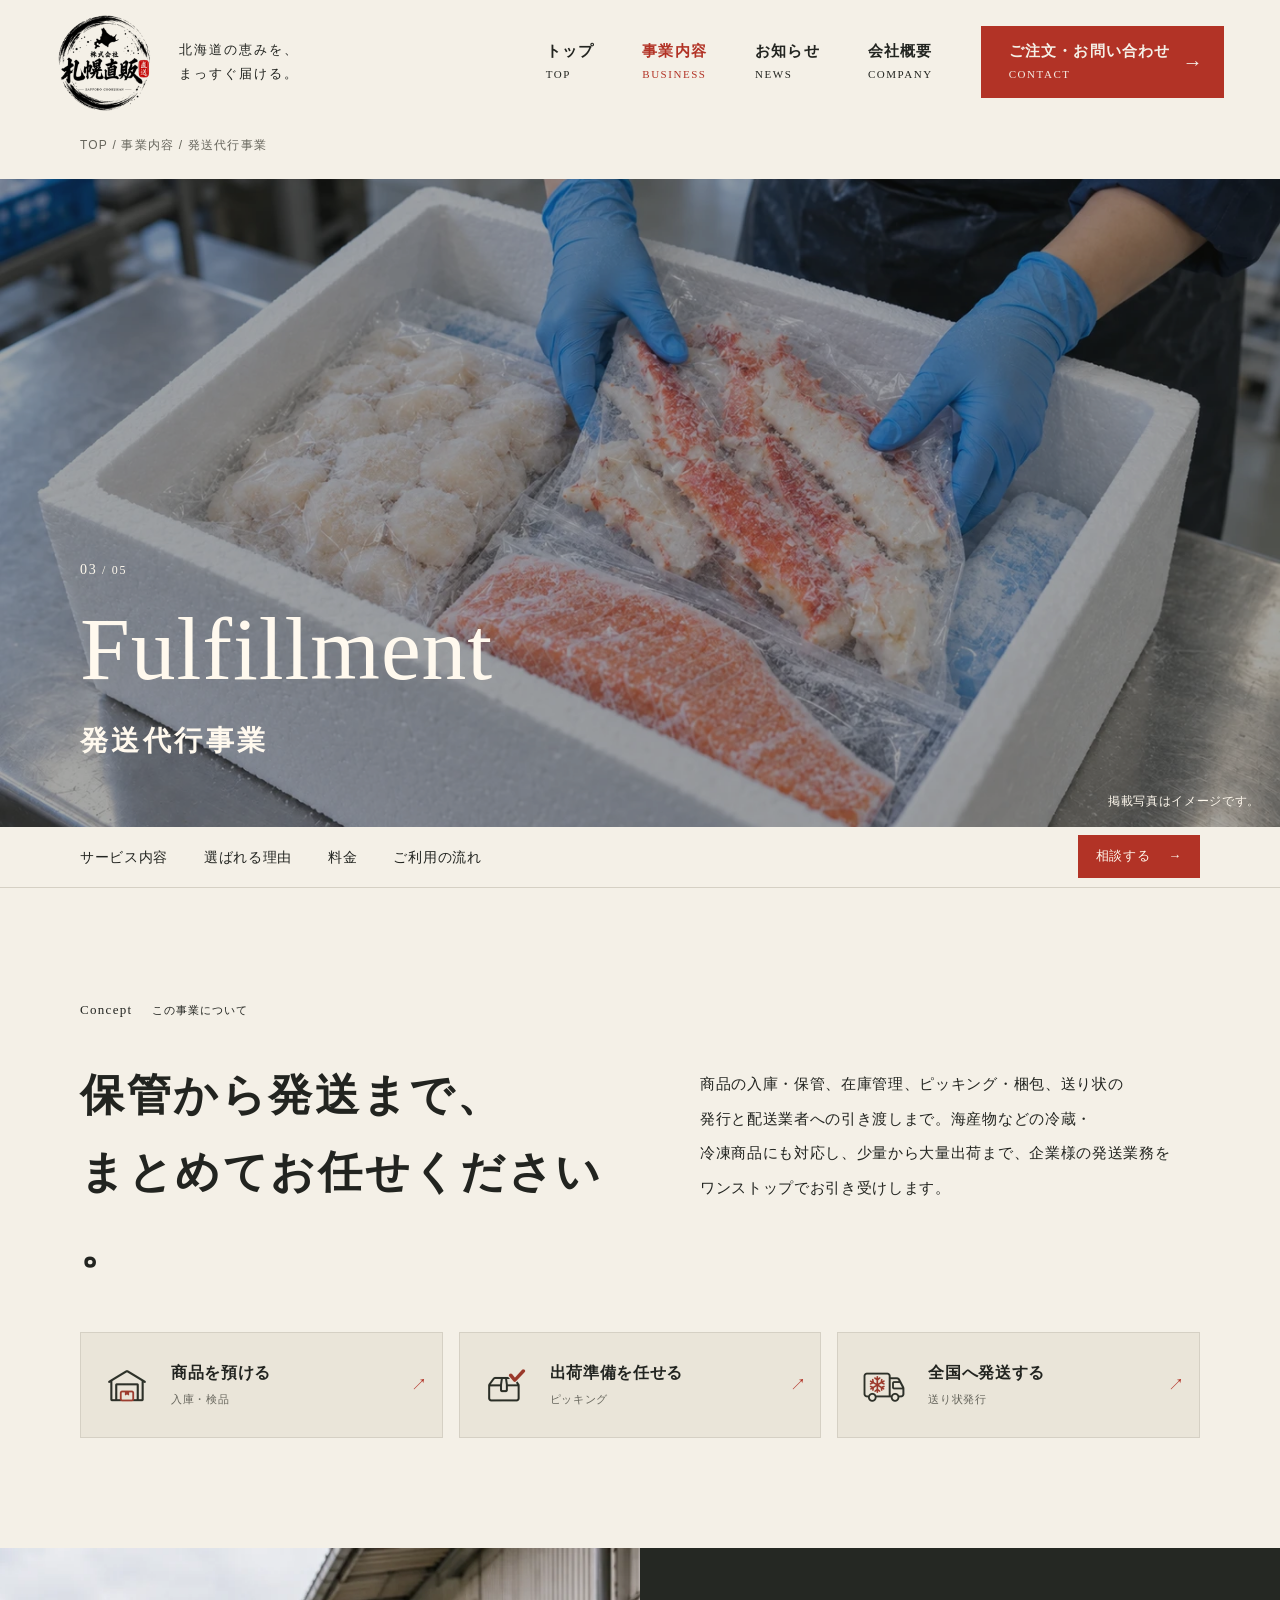
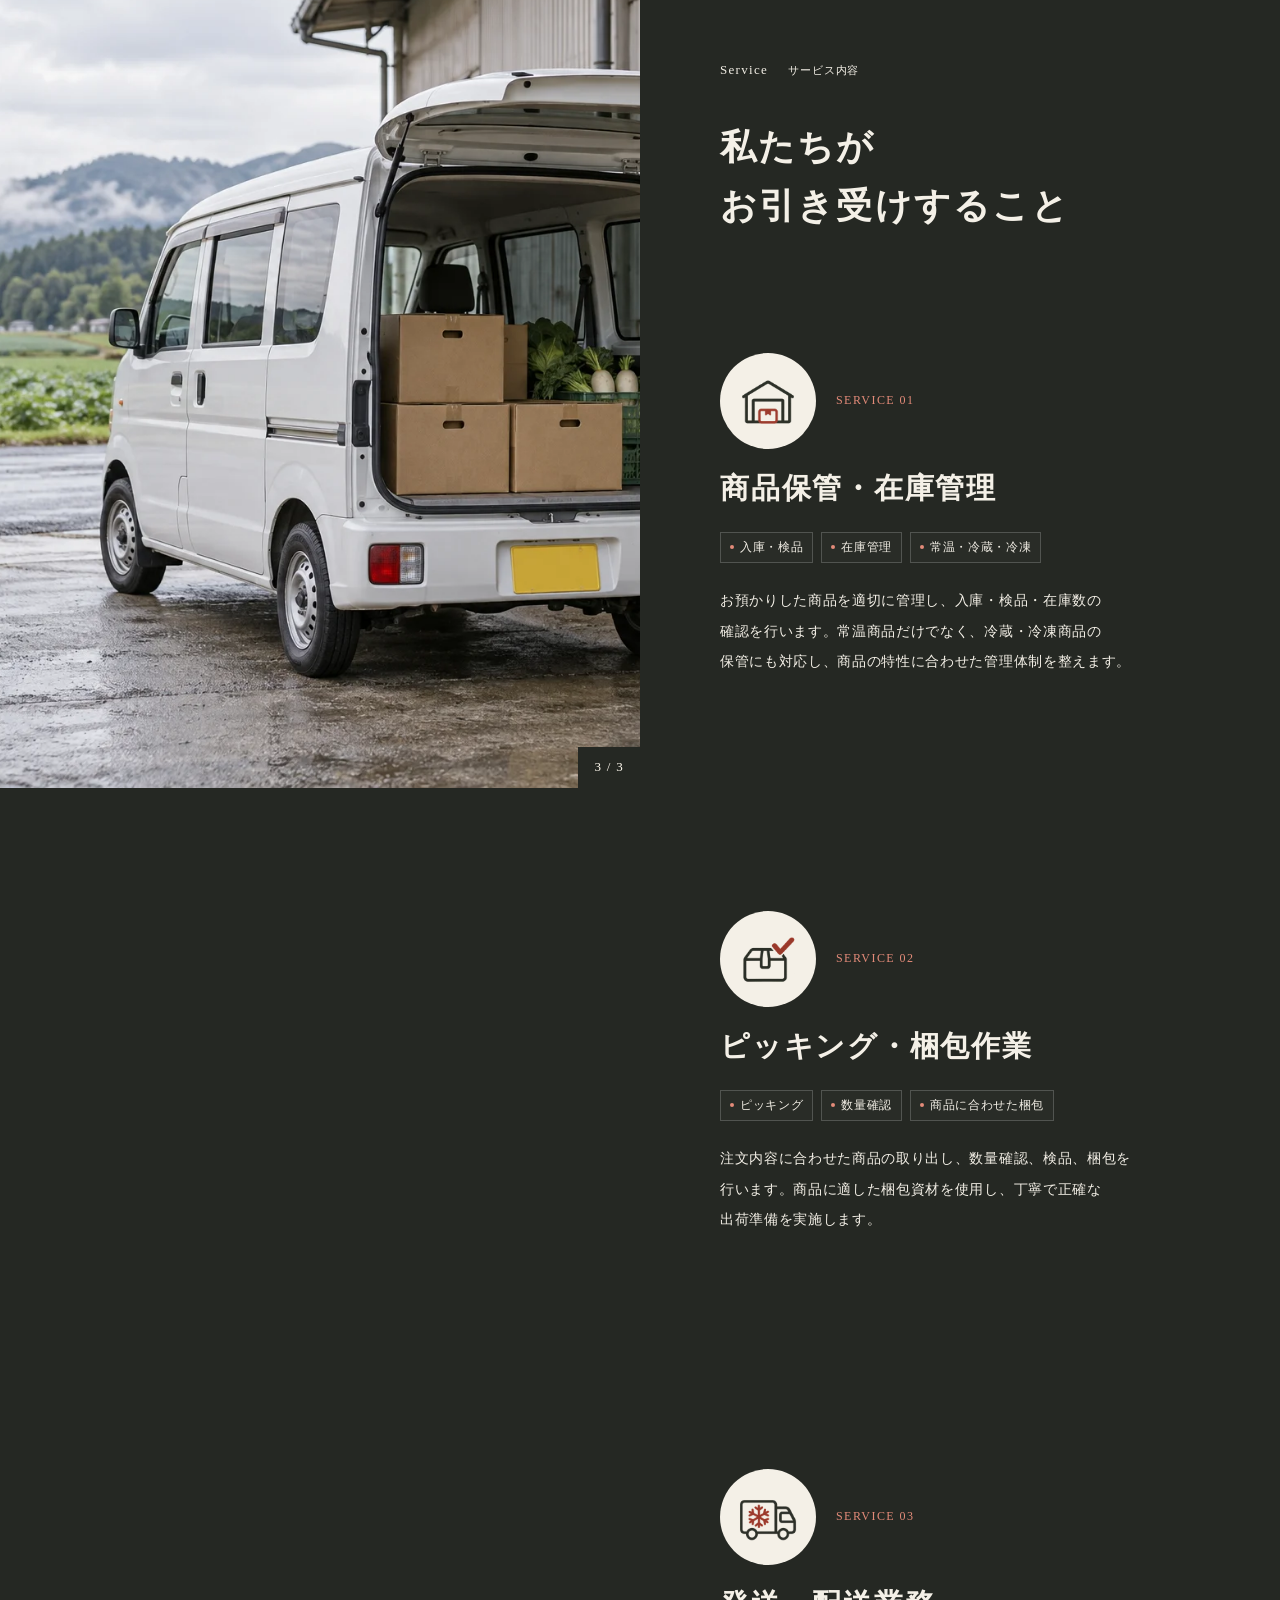
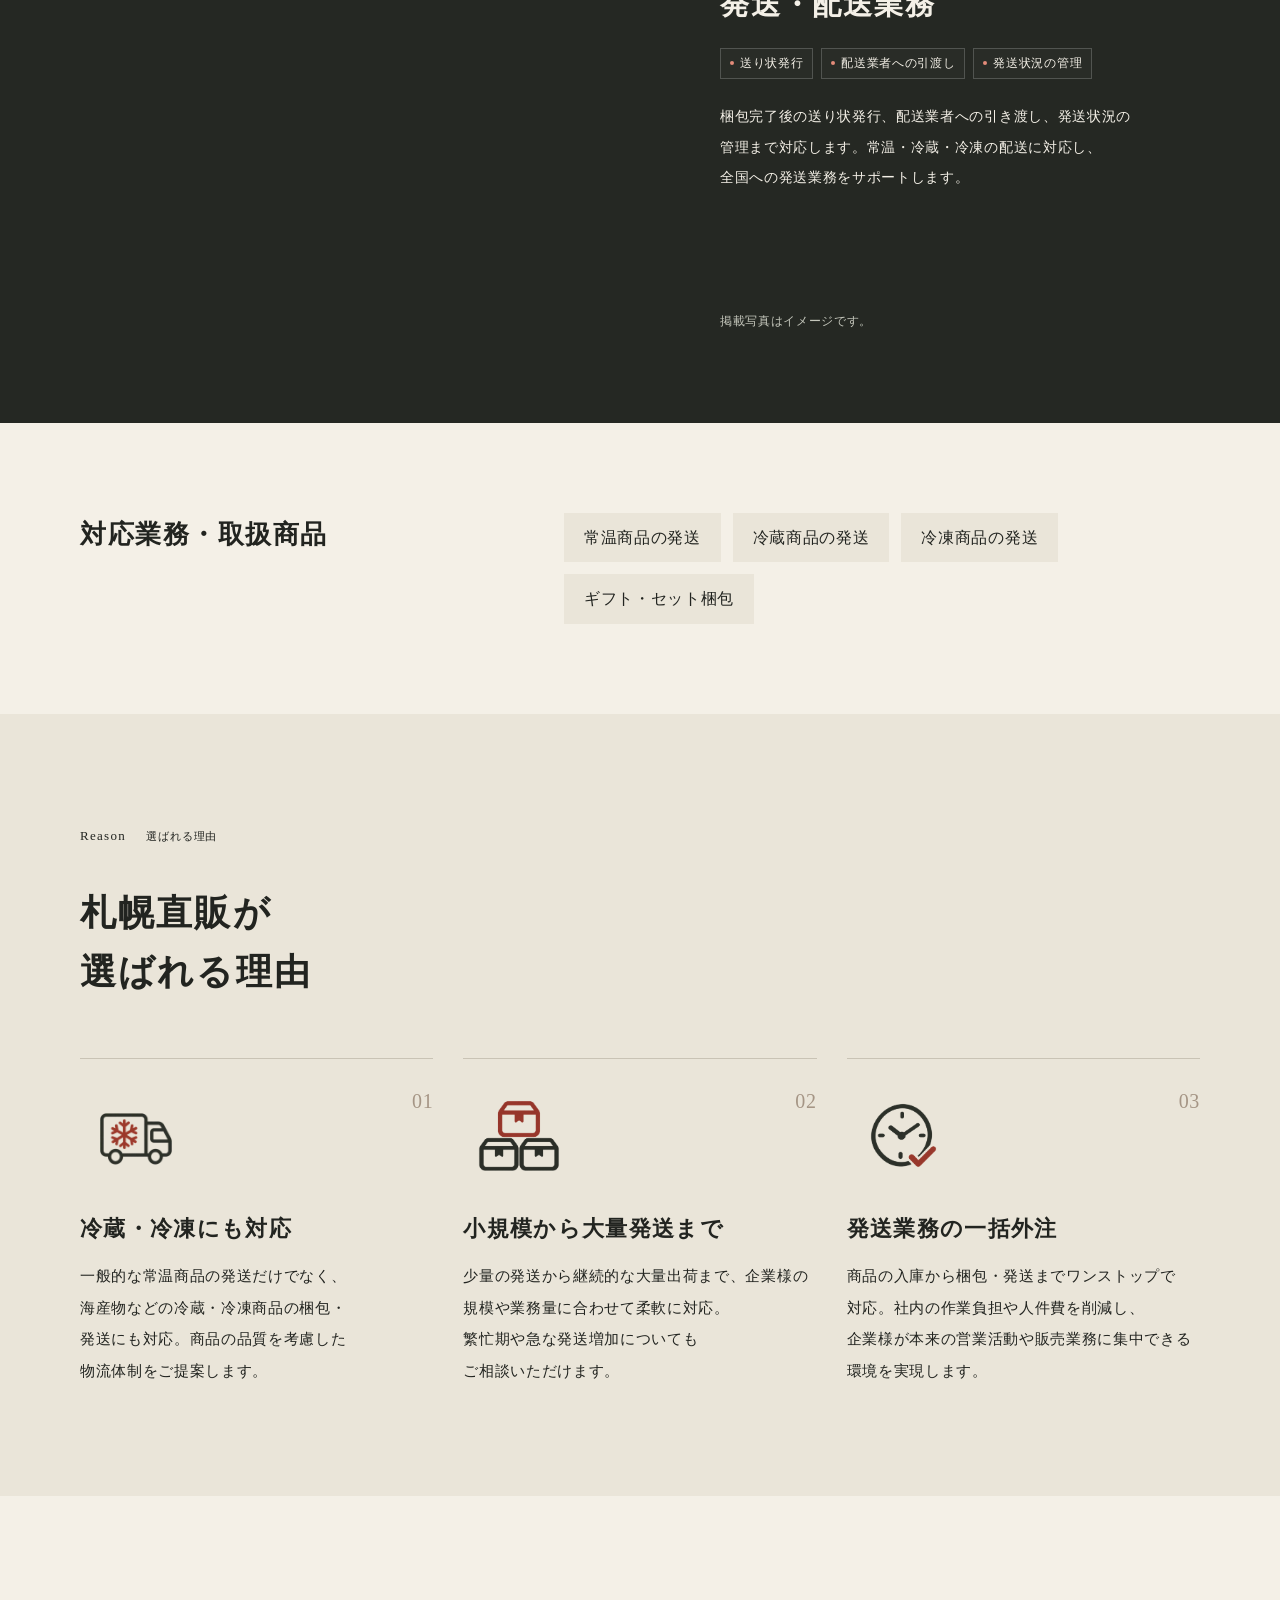
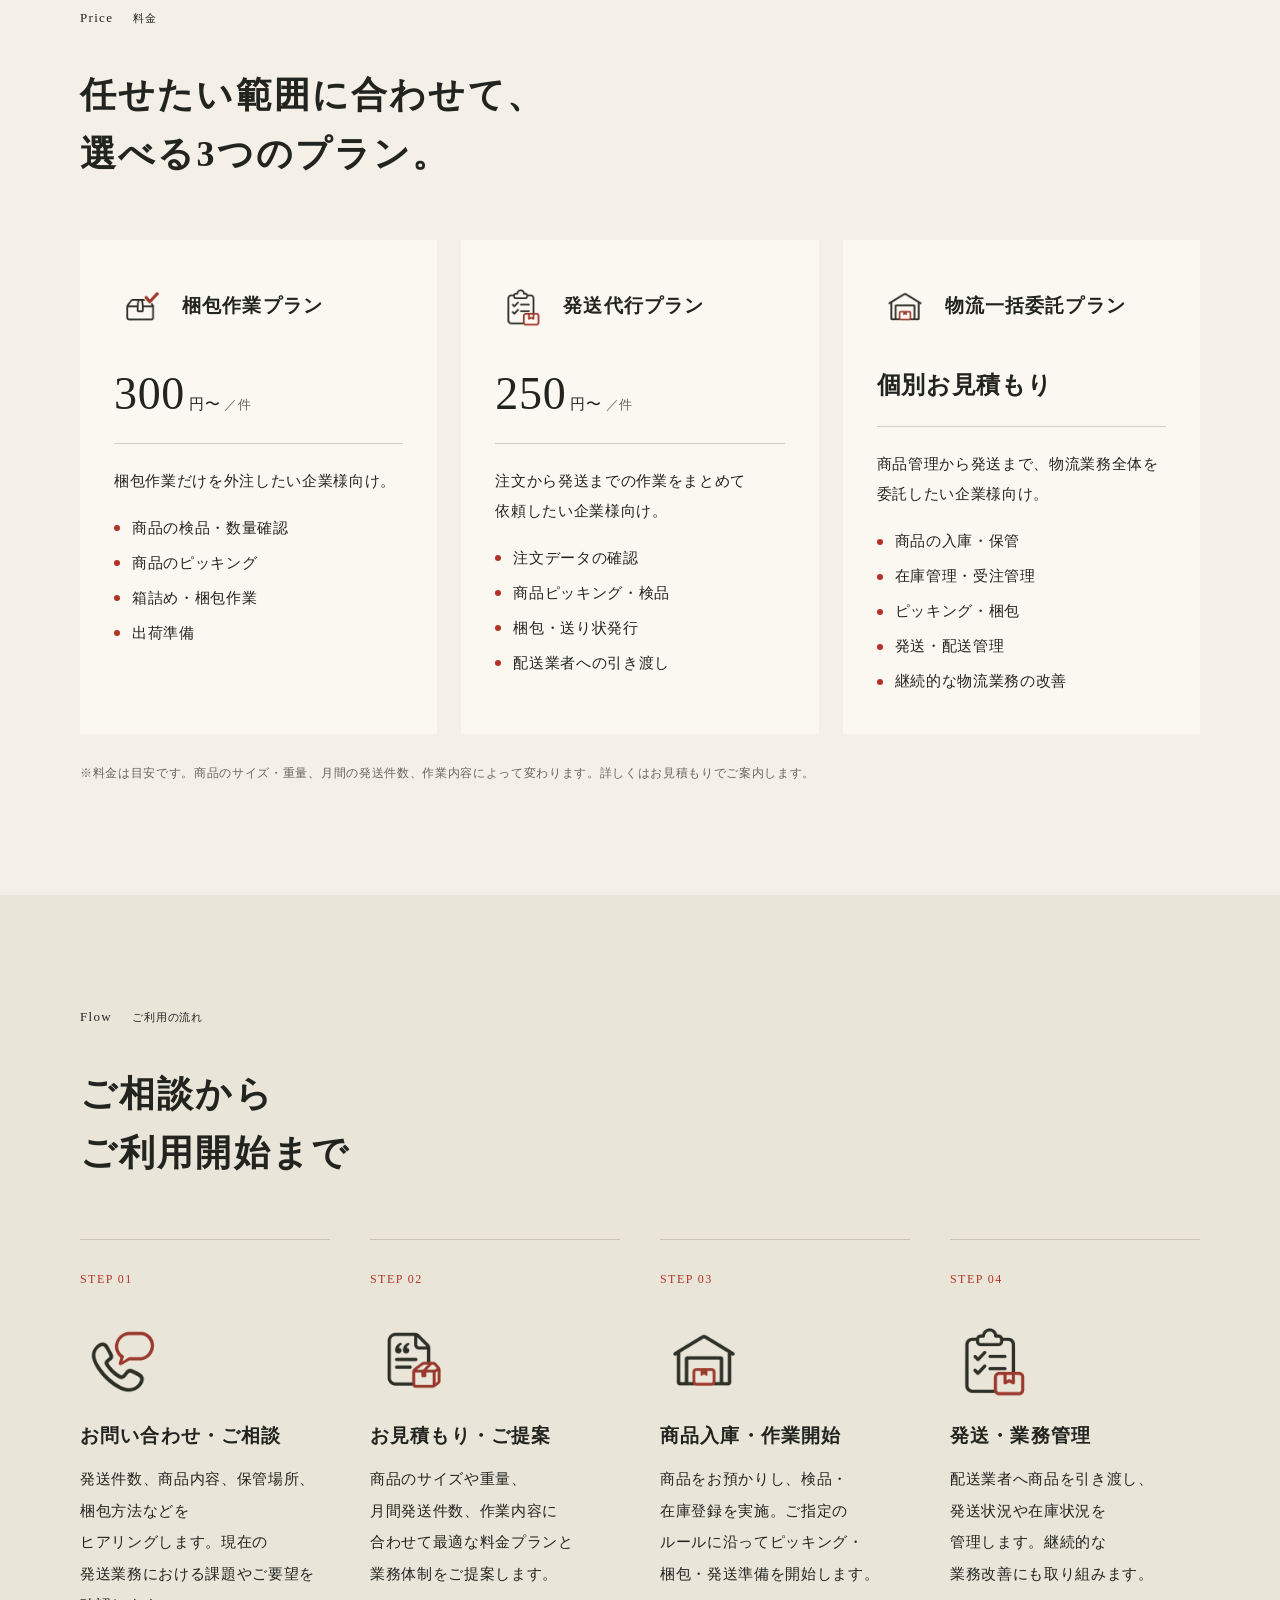
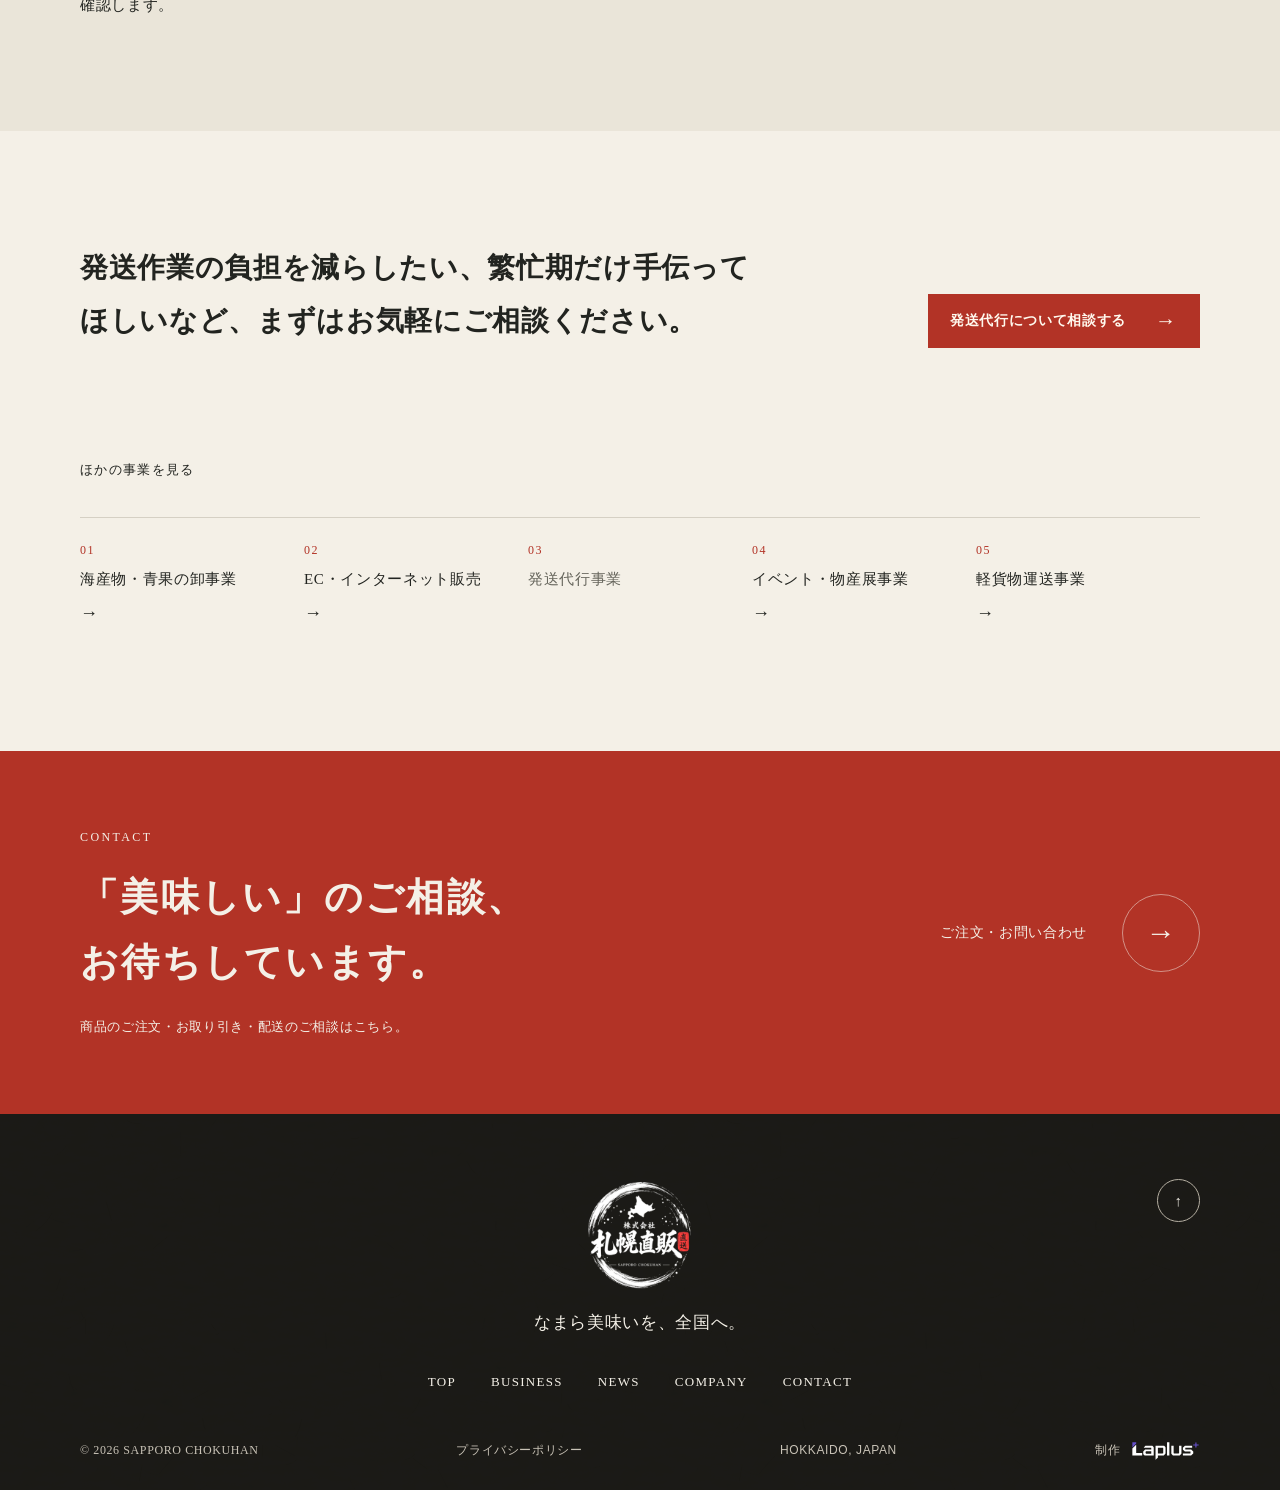
<file: business-fulfillment.html>
<!doctype html><html lang="ja"><head><meta charset="utf-8"><meta name="viewport" content="width=device-width, initial-scale=1"><meta name="robots" content="noindex,nofollow"><meta name="theme-color" content="#f4f0e7"><title>発送代行事業 | 株式会社 札幌直販</title><link rel="icon" type="image/svg+xml" href="assets/logo.svg"><link rel="stylesheet" href="assets/site.css?v=8254238d"><link rel="stylesheet" href="assets/visual.css?v=20261114b"></head><body><a class="skip-link" href="#main">本文へスキップ</a>
<header class="site-header">
  <a class="brand" href="index.html" aria-label="札幌直販 TOP"><img src="assets/logo.webp" alt="株式会社 札幌直販" width="98" height="98"><span>北海道の恵みを、<br>まっすぐ届ける。</span></a>
  <button class="menu-toggle" type="button" aria-expanded="false" aria-controls="site-nav"><span class="menu-word">MENU</span><span class="menu-lines" aria-hidden="true"></span></button>
  <nav class="site-nav" id="site-nav" aria-label="メインナビゲーション">
    <a href="index.html" >トップ<span lang="en">TOP</span></a>
    <div class="nav-item has-sub">
      <a href="business.html" aria-current="page">事業内容<span lang="en">BUSINESS</span></a>
      <ul class="nav-sub" aria-label="事業内容">
        <li><a href="business-wholesale.html"><span class="biz-num">01</span>海産物・青果の卸事業</a></li>
        <li><a href="business-online-sales.html"><span class="biz-num">02</span>EC・インターネット販売</a></li>
        <li><a href="business-fulfillment.html"><span class="biz-num">03</span>発送代行事業</a></li>
        <li><a href="business-events.html"><span class="biz-num">04</span>イベント・物産展事業</a></li>
        <li><a href="business-delivery.html"><span class="biz-num">05</span>軽貨物運送事業</a></li>
      </ul>
    </div>
    <a href="news.html" >お知らせ<span lang="en">NEWS</span></a>
    <a href="company.html" >会社概要<span lang="en">COMPANY</span></a>
    <a class="nav-contact" href="contact.html" >ご注文・お問い合わせ<span lang="en">CONTACT</span><b aria-hidden="true">→</b></a>
  </nav>
</header>
<main id="main" class="biz-page bz-page">
  <p class="breadcrumb bz-breadcrumb wrap"><a href="index.html">TOP</a> / <a href="business.html">事業内容</a> / 発送代行事業</p>
  <section class="bz-hero" aria-labelledby="bz-title">
    <img class="bz-hero-photo" src="assets/packing-frozen-seafood-v2.webp" alt="発泡スチロール箱に袋入りの冷凍カニやホタテ、鮭を詰める作業のイメージ" width="1400" height="933" fetchpriority="high">
    <div class="bz-hero-copy">
      <p class="bz-hero-num">03<small> / 05</small></p>
      <p class="bz-hero-en" lang="en">Fulfillment</p>
      <h1 id="bz-title">発送代行事業</h1>
    </div>
    <p class="bz-hero-note">掲載写真はイメージです。</p>
  </section>

  <nav class="bz-localnav" aria-label="このページの項目">
    <div class="bz-localnav-inner wrap">
      <a href="#service">サービス内容</a><a href="#reason">選ばれる理由</a><a href="#price">料金</a><a href="#flow">ご利用の流れ</a>
      <a class="bz-localnav-cta" href="contact.html?type=fulfillment">相談する<span aria-hidden="true">→</span></a>
    </div>
  </nav>

  <section class="bz-concept section-pad wrap" aria-labelledby="bz-concept-title">
    <p class="section-label">Concept<small>この事業について</small></p>
    <div class="bz-concept-layout"><h2 id="bz-concept-title">保管から発送まで、<br>まとめてお任せください。</h2><p>商品の入庫・保管、在庫管理、ピッキング・梱包、送り状の発行と配送業者への引き渡しまで。海産物などの冷蔵・冷凍商品にも対応し、少量から大量出荷まで、企業様の発送業務をワンストップでお引き受けします。</p></div>
  <div class="visual-service-guide" aria-label="サービスの概要"><a href="#service-01"><img class="visual-icon" src="assets/flow-fulfillment-03.webp" alt="" width="72" height="72" loading="lazy" decoding="async"><span><strong>商品を預ける</strong><small>入庫・検品</small></span><b aria-hidden="true">↗</b></a><a href="#service-02"><img class="visual-icon" src="assets/flow-wholesale-03.webp" alt="" width="72" height="72" loading="lazy" decoding="async"><span><strong>出荷準備を任せる</strong><small>ピッキング</small></span><b aria-hidden="true">↗</b></a><a href="#service-03"><img class="visual-icon" src="assets/flow-wholesale-04.webp" alt="" width="72" height="72" loading="lazy" decoding="async"><span><strong>全国へ発送する</strong><small>送り状発行</small></span><b aria-hidden="true">↗</b></a></div>
  </section>

  <section class="bz-service" id="service" aria-labelledby="bz-service-title">
    <div class="bz-service-layout">
      <div class="bz-service-media" aria-hidden="true">
        <div class="bz-service-sticky">
          <img class="is-current" data-step="1" src="assets/frozen-seafood.webp" alt="" width="1400" height="933" loading="lazy">
          <img data-step="2" src="assets/packing.webp" alt="" width="1400" height="934" loading="lazy">
          <img data-step="3" src="assets/delivery.webp" alt="" width="1536" height="1024" loading="lazy">
          <p class="bz-service-count"><b>1</b> / 3</p>
        </div>
      </div>
      <div class="bz-service-body">
        <div class="bz-service-head"><p class="section-label">Service<small>サービス内容</small></p><h2 id="bz-service-title">私たちが<br>お引き受けすること</h2></div>
        <article class="bz-service-item" data-step="1" id="service-01"><img class="bz-service-photo" src="assets/frozen-seafood.webp" alt="保冷箱に入った冷凍の海産物のイメージ" width="1400" height="933" loading="lazy"><div class="visual-service-label"><span class="visual-service-symbol"><img class="visual-icon" src="assets/flow-fulfillment-03.webp" alt="" width="96" height="96" loading="lazy" decoding="async"></span><p class="biz-num">SERVICE 01</p></div><h3>商品保管・在庫管理</h3><ul class="visual-keywords" aria-label="対応内容"><li>入庫・検品</li><li>在庫管理</li><li>常温・冷蔵・冷凍</li></ul><p>お預かりした商品を適切に管理し、入庫・検品・在庫数の確認を行います。常温商品だけでなく、冷蔵・冷凍商品の保管にも対応し、商品の特性に合わせた管理体制を整えます。</p></article>
        <article class="bz-service-item" data-step="2" id="service-02"><img class="bz-service-photo" src="assets/packing.webp" alt="段ボール箱に商品を詰める作業のイメージ" width="1400" height="934" loading="lazy"><div class="visual-service-label"><span class="visual-service-symbol"><img class="visual-icon" src="assets/flow-wholesale-03.webp" alt="" width="96" height="96" loading="lazy" decoding="async"></span><p class="biz-num">SERVICE 02</p></div><h3>ピッキング・梱包作業</h3><ul class="visual-keywords" aria-label="対応内容"><li>ピッキング</li><li>数量確認</li><li>商品に合わせた梱包</li></ul><p>注文内容に合わせた商品の取り出し、数量確認、検品、梱包を行います。商品に適した梱包資材を使用し、丁寧で正確な出荷準備を実施します。</p></article>
        <article class="bz-service-item" data-step="3" id="service-03"><img class="bz-service-photo" src="assets/delivery.webp" alt="白い配送車に荷物を積み込んだイメージ" width="1536" height="1024" loading="lazy"><div class="visual-service-label"><span class="visual-service-symbol"><img class="visual-icon" src="assets/flow-wholesale-04.webp" alt="" width="96" height="96" loading="lazy" decoding="async"></span><p class="biz-num">SERVICE 03</p></div><h3>発送・配送業務</h3><ul class="visual-keywords" aria-label="対応内容"><li>送り状発行</li><li>配送業者への引渡し</li><li>発送状況の管理</li></ul><p>梱包完了後の送り状発行、配送業者への引き渡し、発送状況の管理まで対応します。常温・冷蔵・冷凍の配送に対応し、全国への発送業務をサポートします。</p></article>
        <p class="bz-service-note">掲載写真はイメージです。</p>
      </div>
    </div>
  </section>
  <section class="bz-scope" aria-labelledby="bz-scope-title"><div class="bz-scope-inner wrap"><h2 id="bz-scope-title">対応業務・取扱商品</h2><ul class="bz-scope-list"><li>常温商品の発送</li><li>冷蔵商品の発送</li><li>冷凍商品の発送</li><li>ギフト・セット梱包</li></ul></div></section>

  <section class="bz-reason section-pad" id="reason" aria-labelledby="bz-reason-title">
    <div class="wrap">
      <div class="bz-section-head"><p class="section-label">Reason<small>選ばれる理由</small></p><h2 id="bz-reason-title">札幌直販が<br>選ばれる理由</h2></div>
      <ol class="bz-reason-list">
        <li><div class="visual-reason-top"><img class="visual-icon" src="assets/flow-wholesale-04.webp" alt="" width="112" height="112" loading="lazy" decoding="async"><span class="bz-reason-num">01</span></div><h3>冷蔵・冷凍にも対応</h3><p>一般的な常温商品の発送だけでなく、海産物などの冷蔵・冷凍商品の梱包・発送にも対応。商品の品質を考慮した物流体制をご提案します。</p></li>
        <li><div class="visual-reason-top"><img class="visual-icon" src="assets/visual-volume.png" alt="" width="112" height="112" loading="lazy" decoding="async"><span class="bz-reason-num">02</span></div><h3>小規模から大量発送まで</h3><p>少量の発送から継続的な大量出荷まで、企業様の規模や業務量に合わせて柔軟に対応。繁忙期や急な発送増加についてもご相談いただけます。</p></li>
        <li><div class="visual-reason-top"><img class="visual-icon" src="assets/visual-efficiency.png" alt="" width="112" height="112" loading="lazy" decoding="async"><span class="bz-reason-num">03</span></div><h3>発送業務の一括外注</h3><p>商品の入庫から梱包・発送までワンストップで対応。社内の作業負担や人件費を削減し、企業様が本来の営業活動や販売業務に集中できる環境を実現します。</p></li>
      </ol>
    </div>
  </section>

  <section class="bz-price section-pad wrap" id="price" aria-labelledby="bz-price-title">
    <div class="bz-section-head"><p class="section-label">Price<small>料金</small></p><h2 id="bz-price-title">任せたい範囲に合わせて、<br>選べる3つのプラン。</h2></div>
    <div class="bz-plans">
      <article class="bz-plan"><div class="visual-plan-head"><img class="visual-icon" src="assets/flow-wholesale-03.webp" alt="" width="64" height="64" loading="lazy" decoding="async"><h3>梱包作業プラン</h3></div><p class="bz-plan-price"><b>300</b>円〜<small>／件</small></p><p class="bz-plan-target">梱包作業だけを外注したい企業様向け。</p><ul class="bz-plan-items"><li>商品の検品・数量確認</li><li>商品のピッキング</li><li>箱詰め・梱包作業</li><li>出荷準備</li></ul></article>
      <article class="bz-plan"><div class="visual-plan-head"><img class="visual-icon" src="assets/flow-fulfillment-04.webp" alt="" width="64" height="64" loading="lazy" decoding="async"><h3>発送代行プラン</h3></div><p class="bz-plan-price"><b>250</b>円〜<small>／件</small></p><p class="bz-plan-target">注文から発送までの作業をまとめて依頼したい企業様向け。</p><ul class="bz-plan-items"><li>注文データの確認</li><li>商品ピッキング・検品</li><li>梱包・送り状発行</li><li>配送業者への引き渡し</li></ul></article>
      <article class="bz-plan"><div class="visual-plan-head"><img class="visual-icon" src="assets/flow-fulfillment-03.webp" alt="" width="64" height="64" loading="lazy" decoding="async"><h3>物流一括委託プラン</h3></div><p class="bz-plan-price"><b class="is-text">個別お見積もり</b></p><p class="bz-plan-target">商品管理から発送まで、物流業務全体を委託したい企業様向け。</p><ul class="bz-plan-items"><li>商品の入庫・保管</li><li>在庫管理・受注管理</li><li>ピッキング・梱包</li><li>発送・配送管理</li><li>継続的な物流業務の改善</li></ul></article>
    </div>
    <p class="bz-price-note">※料金は目安です。商品のサイズ・重量、月間の発送件数、作業内容によって変わります。詳しくはお見積もりでご案内します。</p>
  </section>

  <section class="bz-flow-section section-pad" id="flow" aria-labelledby="bz-flow-title">
    <div class="wrap">
      <div class="bz-section-head"><p class="section-label">Flow<small>ご利用の流れ</small></p><h2 id="bz-flow-title">ご相談から<br>ご利用開始まで</h2></div>
      <ol class="bz-flow">
        <li><span class="biz-num">STEP 01</span><img class="bz-flow-icon" src="assets/flow-inquiry.webp" alt="" width="112" height="112" loading="lazy"><h3>お問い合わせ・ご相談</h3><p>発送件数、商品内容、保管場所、梱包方法などをヒアリングします。現在の発送業務における課題やご要望を確認します。</p></li>
        <li><span class="biz-num">STEP 02</span><img class="bz-flow-icon" src="assets/flow-fulfillment-02.webp" alt="" width="112" height="112" loading="lazy"><h3>お見積もり・ご提案</h3><p>商品のサイズや重量、月間発送件数、作業内容に合わせて最適な料金プランと業務体制をご提案します。</p></li>
        <li><span class="biz-num">STEP 03</span><img class="bz-flow-icon" src="assets/flow-fulfillment-03.webp" alt="" width="112" height="112" loading="lazy"><h3>商品入庫・作業開始</h3><p>商品をお預かりし、検品・在庫登録を実施。ご指定のルールに沿ってピッキング・梱包・発送準備を開始します。</p></li>
        <li><span class="biz-num">STEP 04</span><img class="bz-flow-icon" src="assets/flow-fulfillment-04.webp" alt="" width="112" height="112" loading="lazy"><h3>発送・業務管理</h3><p>配送業者へ商品を引き渡し、発送状況や在庫状況を管理します。継続的な業務改善にも取り組みます。</p></li>
      </ol>
    </div>
  </section>

  <section class="bz-closing section-pad wrap" aria-label="ご相談">
    <p class="bz-closing-text">発送作業の負担を減らしたい、繁忙期だけ手伝ってほしいなど、まずはお気軽にご相談ください。</p>
    <a class="text-link biz-cta" href="contact.html?type=fulfillment">発送代行について相談する<span class="round-arrow" aria-hidden="true">→</span></a>
  </section>

  <nav class="biz-others wrap" aria-label="事業内容">
    <p class="section-label">ほかの事業を見る</p>
    <ul>
      <li><a href="business-wholesale.html" ><span class="biz-num">01</span>海産物・青果の卸事業<b aria-hidden="true">→</b></a></li>
      <li><a href="business-online-sales.html" ><span class="biz-num">02</span>EC・インターネット販売<b aria-hidden="true">→</b></a></li>
      <li><a href="business-fulfillment.html" aria-current="page"><span class="biz-num">03</span>発送代行事業<b aria-hidden="true">→</b></a></li>
      <li><a href="business-events.html" ><span class="biz-num">04</span>イベント・物産展事業<b aria-hidden="true">→</b></a></li>
      <li><a href="business-delivery.html" ><span class="biz-num">05</span>軽貨物運送事業<b aria-hidden="true">→</b></a></li>
    </ul>
  </nav>
  <section class="contact-cta"><div class="wrap"><div><p class="eyebrow">CONTACT</p><h2>「美味しい」のご相談、<br>お待ちしています。</h2><p>商品のご注文・お取り引き・配送のご相談はこちら。</p></div><a href="contact.html" aria-label="ご注文・お問い合わせフォームへ"><span>ご注文・お問い合わせ</span><b aria-hidden="true">→</b></a></div></section>

</main>
<footer class="site-footer"><div class="wrap footer-main"><a class="footer-brand" href="index.html"><img src="assets/logo-light.webp" alt="株式会社 札幌直販" width="115" height="115"><span>なまら美味いを、全国へ。</span></a><div class="footer-links"><a href="index.html">TOP</a><a href="business.html">BUSINESS</a><a href="news.html">NEWS</a><a href="company.html">COMPANY</a><a href="contact.html">CONTACT</a></div><a class="back-top" href="#" aria-label="ページの先頭へ">↑</a></div><div class="wrap footer-bottom"><small>© 2026 SAPPORO CHOKUHAN</small><a href="privacy.html">プライバシーポリシー</a><span>HOKKAIDO, JAPAN</span><a class="footer-credit" href="https://laplusgroup.com/" target="_blank" rel="noopener">制作<img src="assets/laplus-light.svg" alt="Laplus（新しいタブで開く）" width="69" height="20" loading="lazy"></a></div></footer>
<script defer src="assets/site.js?v=eac50b95"></script></body></html>
</file>
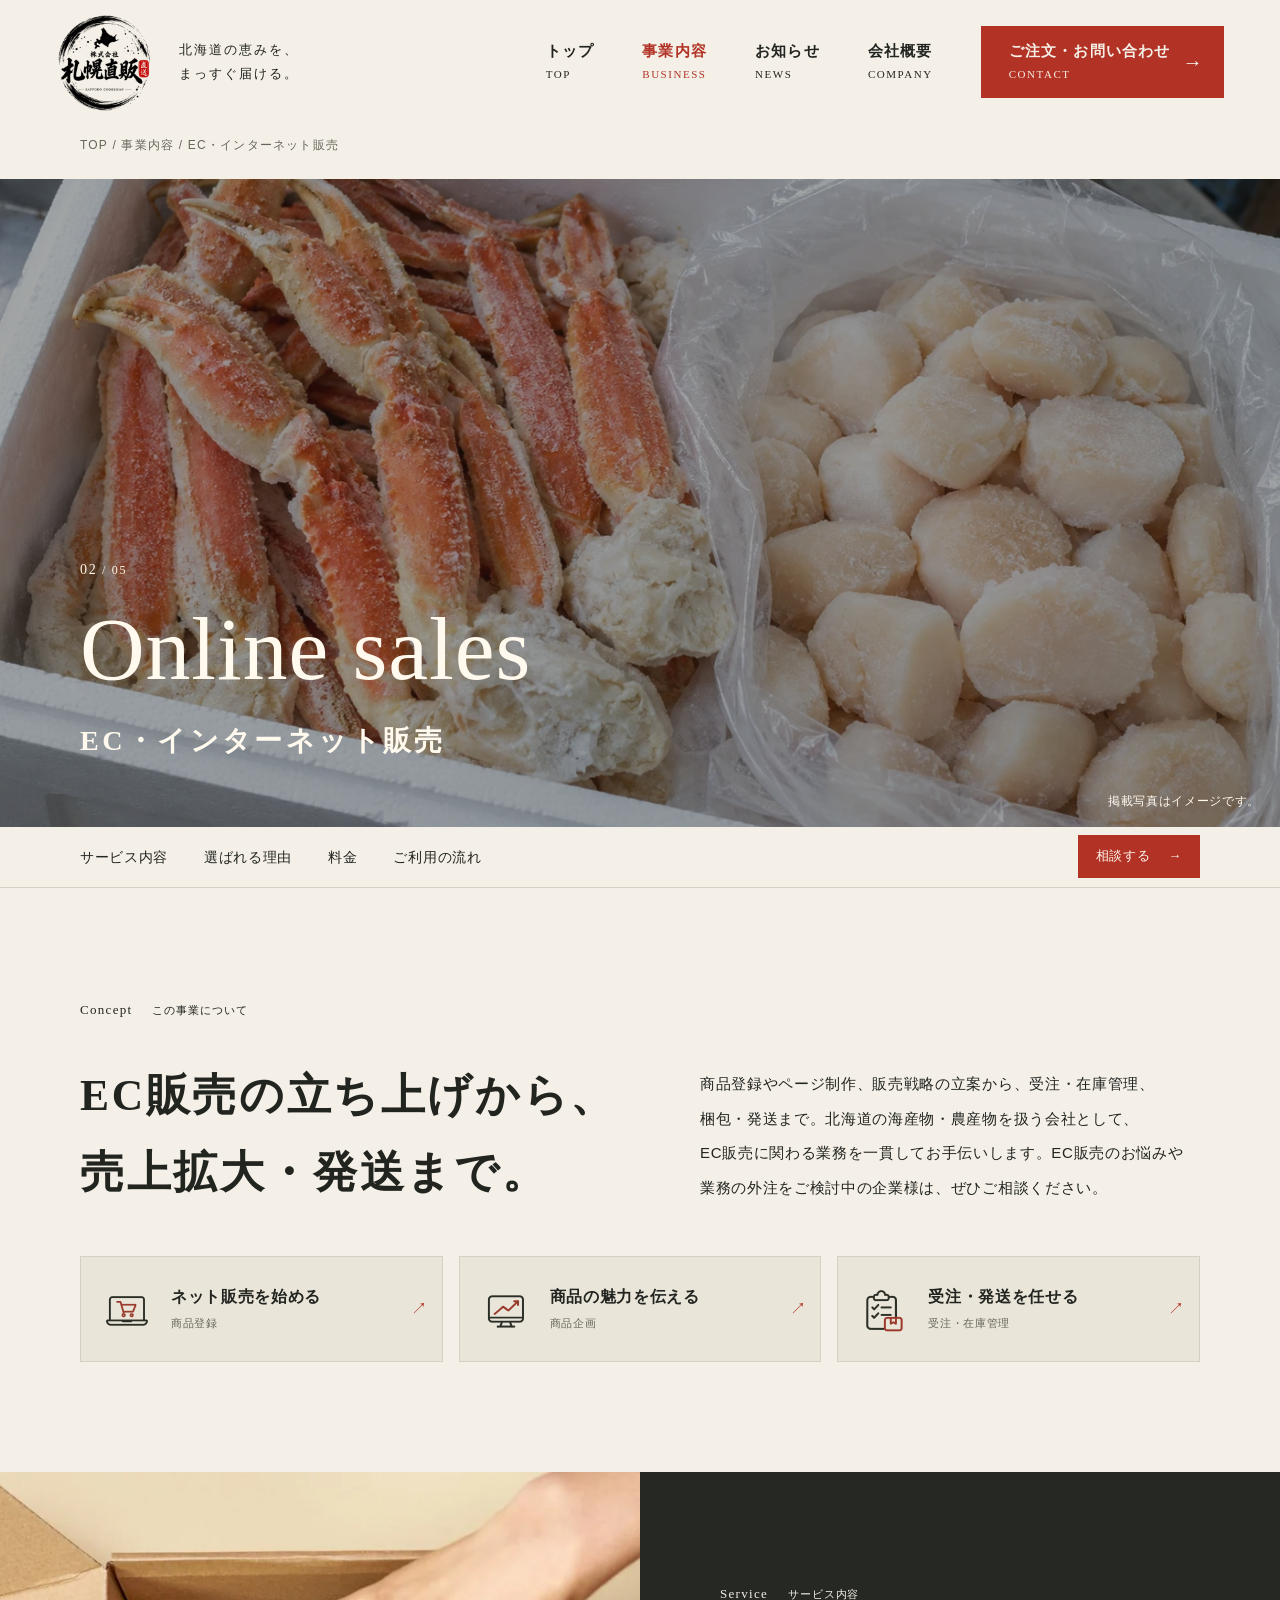
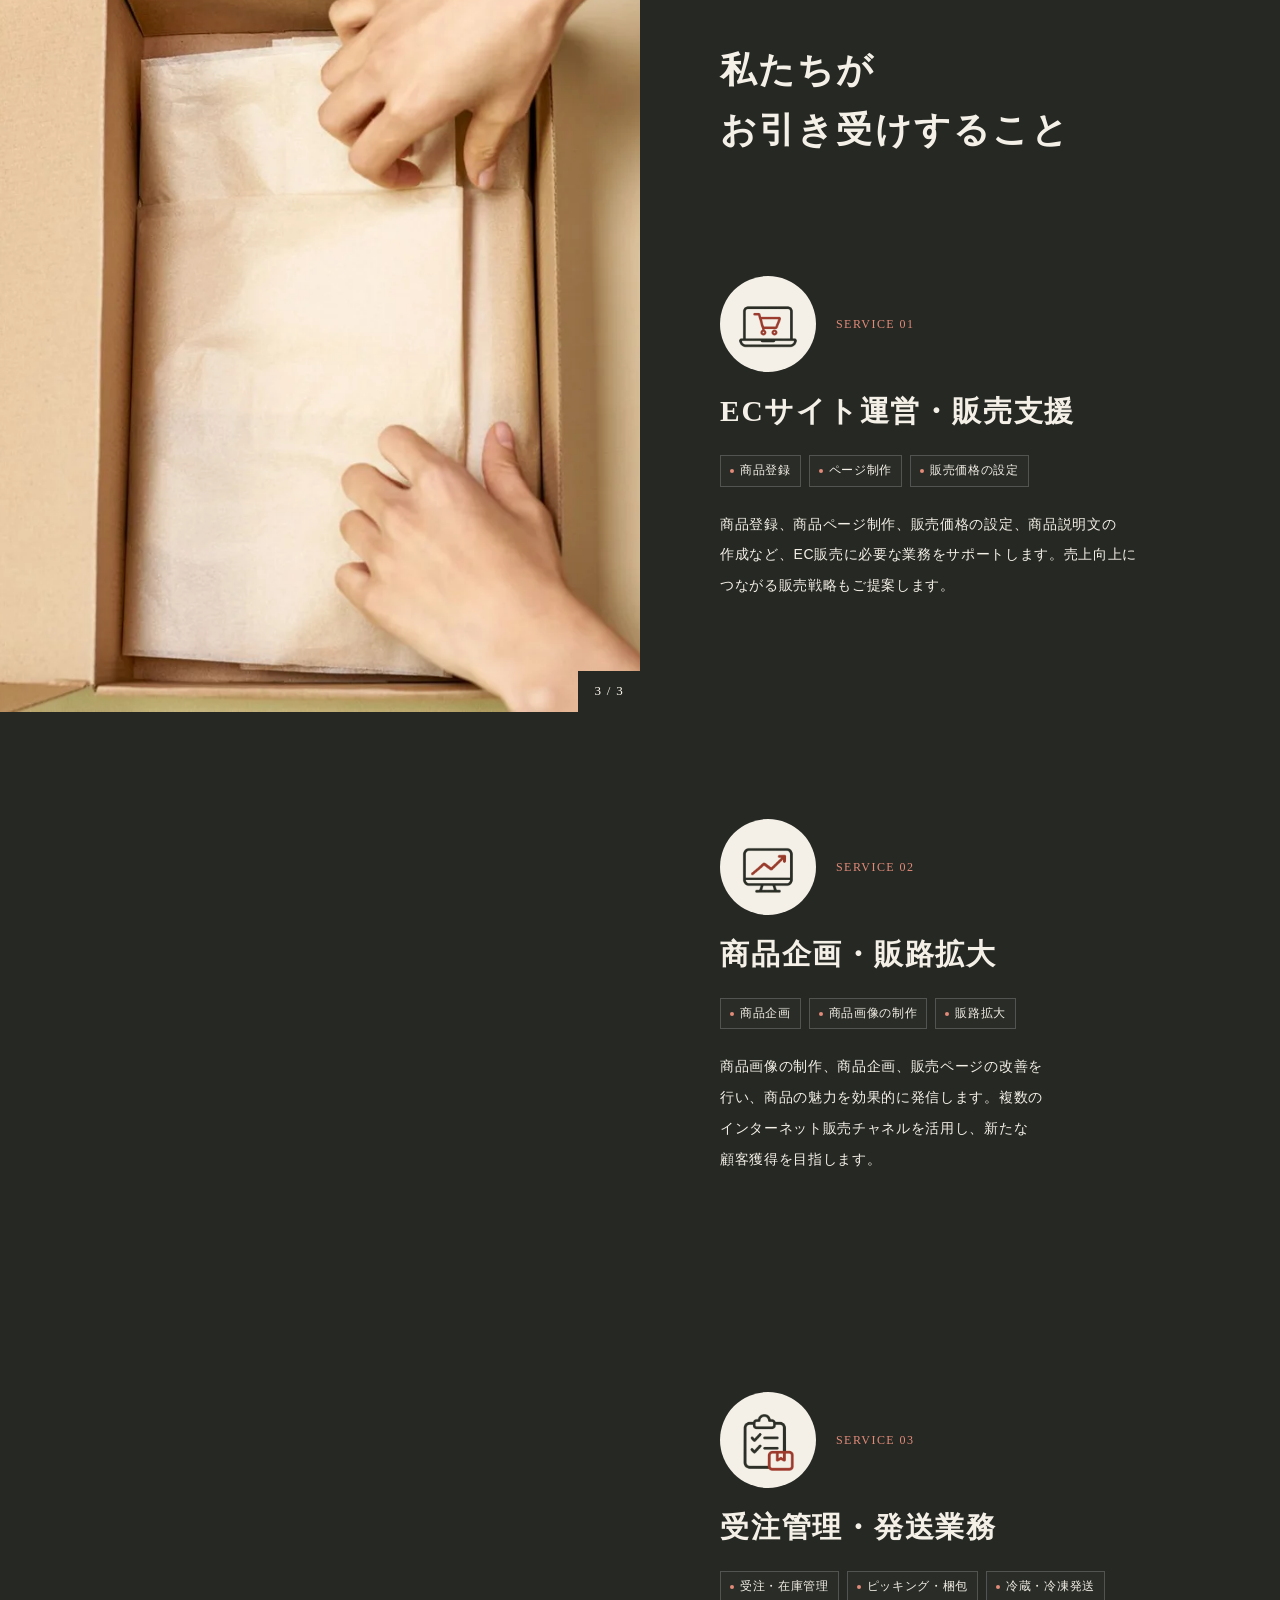
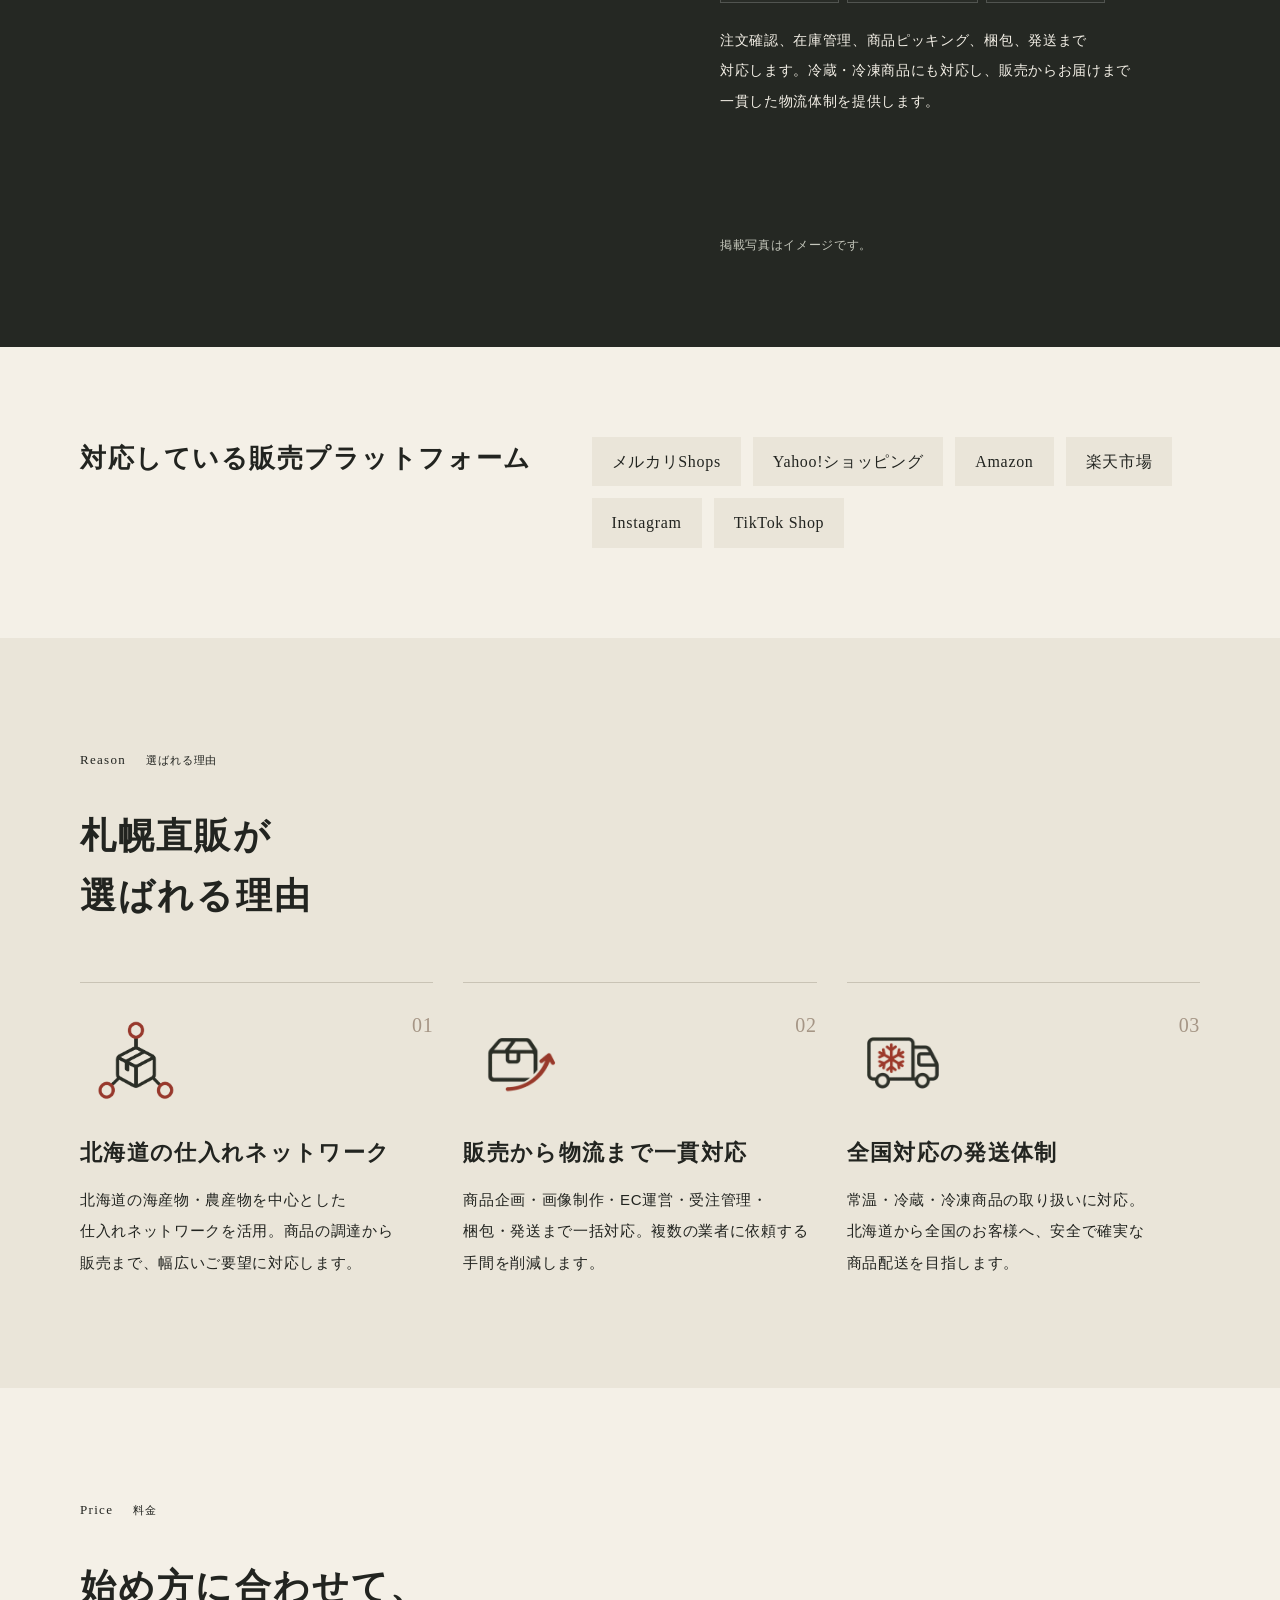
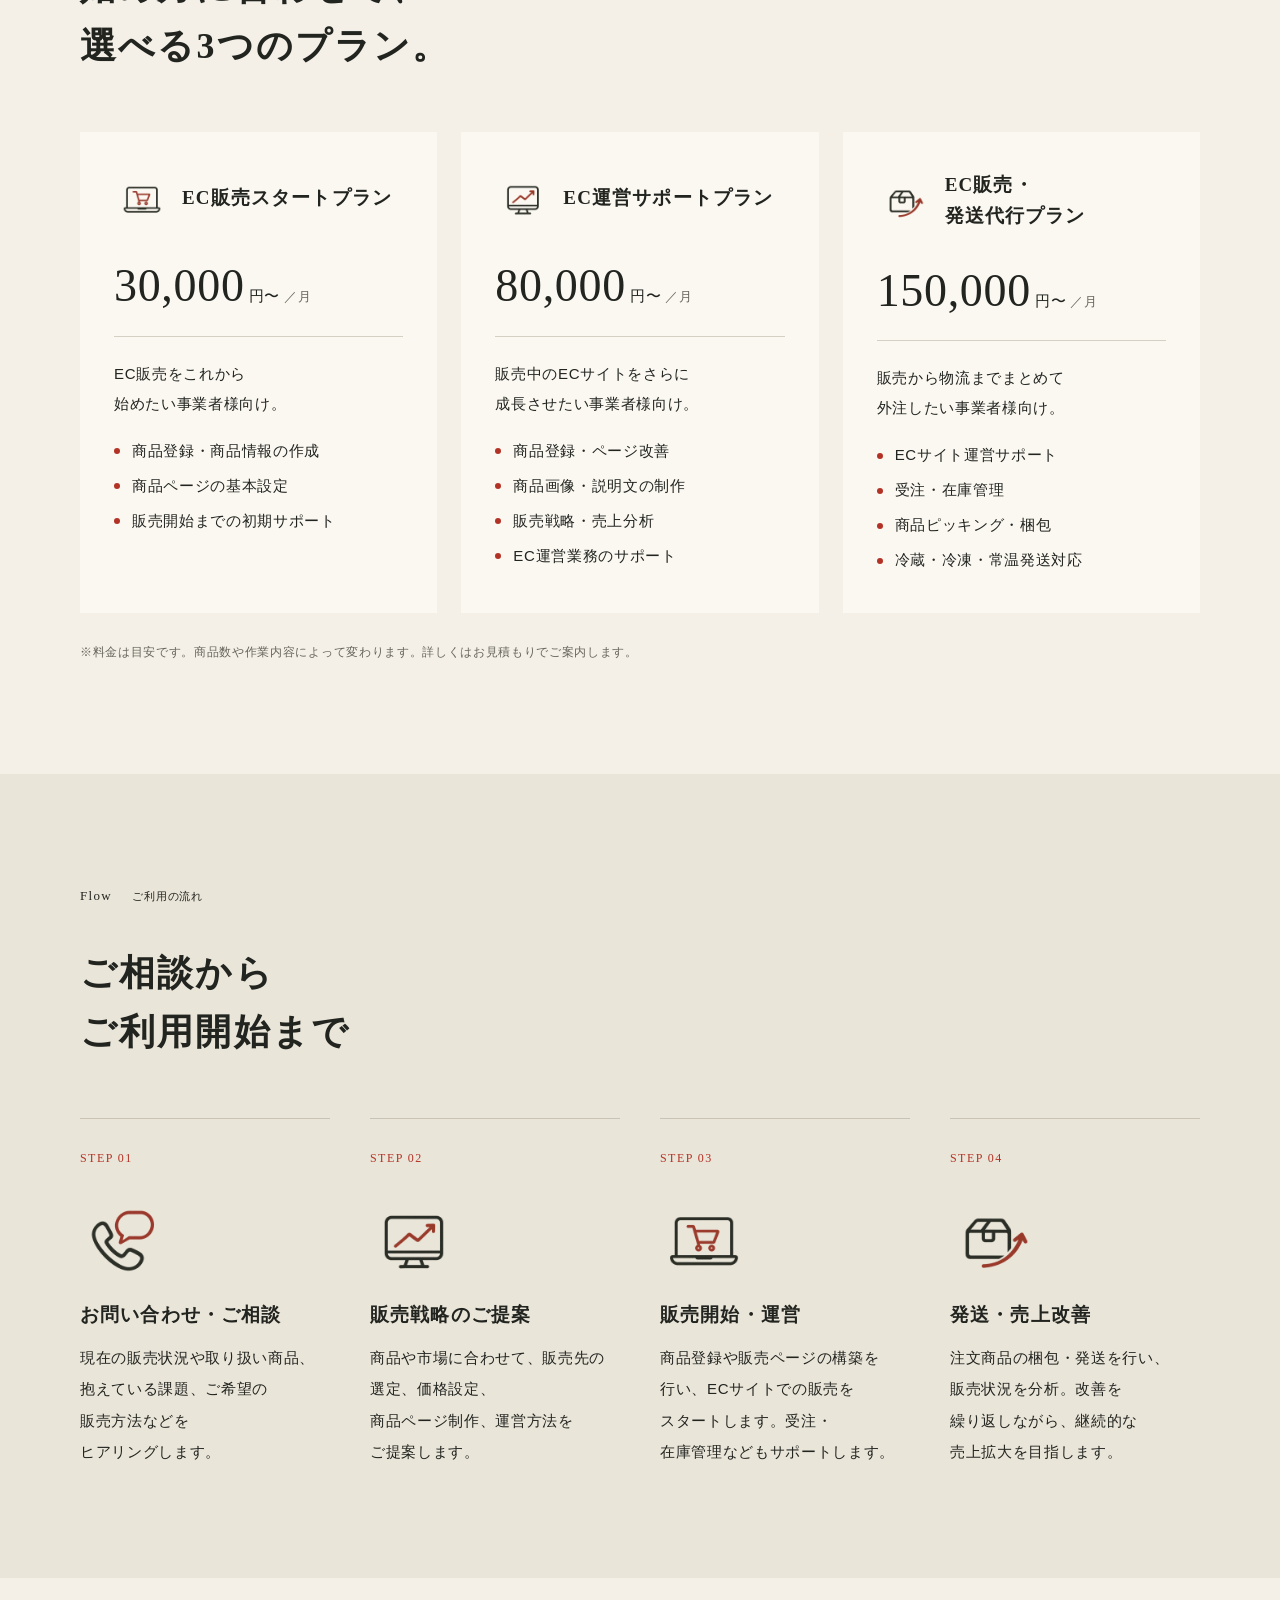
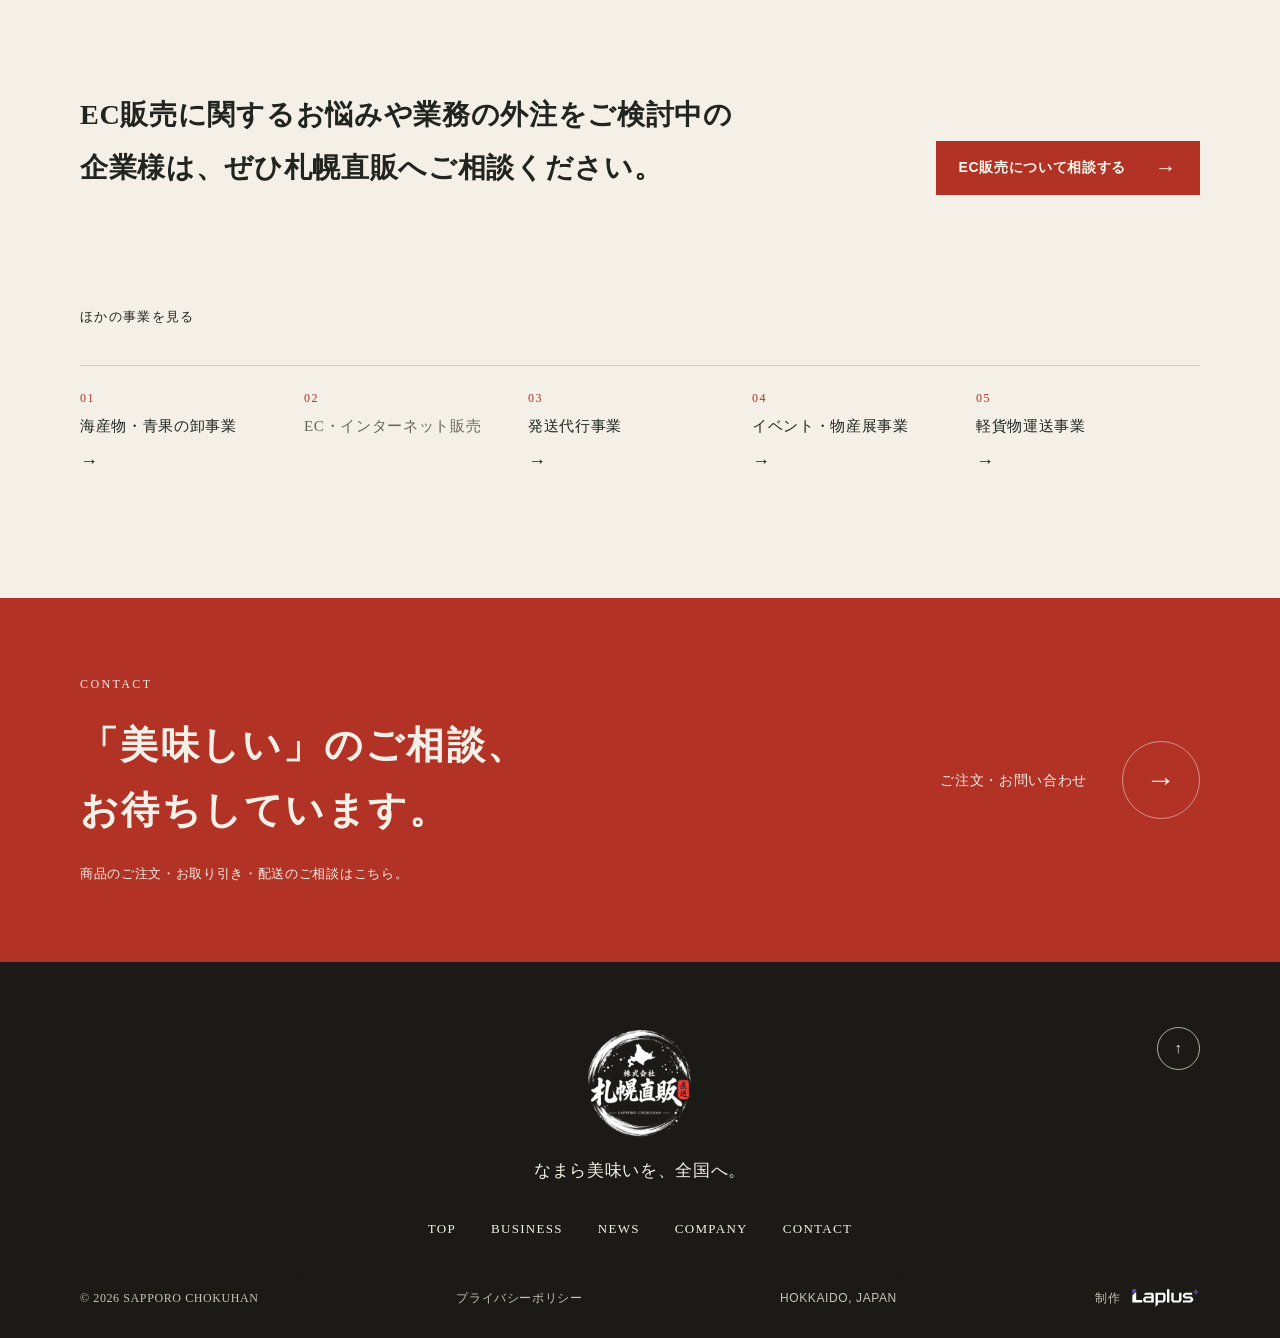
<file: business-online-sales.html>
<!doctype html><html lang="ja"><head><meta charset="utf-8"><meta name="viewport" content="width=device-width, initial-scale=1"><meta name="robots" content="noindex,nofollow"><meta name="theme-color" content="#f4f0e7"><title>EC・インターネット販売 | 株式会社 札幌直販</title><link rel="icon" type="image/svg+xml" href="assets/logo.svg"><link rel="stylesheet" href="assets/site.css?v=8254238d"><link rel="stylesheet" href="assets/visual.css?v=20261114b"></head><body><a class="skip-link" href="#main">本文へスキップ</a>
<header class="site-header">
  <a class="brand" href="index.html" aria-label="札幌直販 TOP"><img src="assets/logo.webp" alt="株式会社 札幌直販" width="98" height="98"><span>北海道の恵みを、<br>まっすぐ届ける。</span></a>
  <button class="menu-toggle" type="button" aria-expanded="false" aria-controls="site-nav"><span class="menu-word">MENU</span><span class="menu-lines" aria-hidden="true"></span></button>
  <nav class="site-nav" id="site-nav" aria-label="メインナビゲーション">
    <a href="index.html" >トップ<span lang="en">TOP</span></a>
    <div class="nav-item has-sub">
      <a href="business.html" aria-current="page">事業内容<span lang="en">BUSINESS</span></a>
      <ul class="nav-sub" aria-label="事業内容">
        <li><a href="business-wholesale.html"><span class="biz-num">01</span>海産物・青果の卸事業</a></li>
        <li><a href="business-online-sales.html"><span class="biz-num">02</span>EC・インターネット販売</a></li>
        <li><a href="business-fulfillment.html"><span class="biz-num">03</span>発送代行事業</a></li>
        <li><a href="business-events.html"><span class="biz-num">04</span>イベント・物産展事業</a></li>
        <li><a href="business-delivery.html"><span class="biz-num">05</span>軽貨物運送事業</a></li>
      </ul>
    </div>
    <a href="news.html" >お知らせ<span lang="en">NEWS</span></a>
    <a href="company.html" >会社概要<span lang="en">COMPANY</span></a>
    <a class="nav-contact" href="contact.html" >ご注文・お問い合わせ<span lang="en">CONTACT</span><b aria-hidden="true">→</b></a>
  </nav>
</header>
<main id="main" class="biz-page bz-page">
  <p class="breadcrumb bz-breadcrumb wrap"><a href="index.html">TOP</a> / <a href="business.html">事業内容</a> / EC・インターネット販売</p>
  <section class="bz-hero" aria-labelledby="bz-title">
    <img class="bz-hero-photo" src="assets/frozen-seafood.webp" alt="冷凍のカニ脚とホタテの貝柱のイメージ" width="1400" height="933" fetchpriority="high">
    <div class="bz-hero-copy">
      <p class="bz-hero-num">02<small> / 05</small></p>
      <p class="bz-hero-en" lang="en">Online sales</p>
      <h1 id="bz-title">EC・インターネット販売</h1>
    </div>
    <p class="bz-hero-note">掲載写真はイメージです。</p>
  </section>

  <nav class="bz-localnav" aria-label="このページの項目">
    <div class="bz-localnav-inner wrap">
      <a href="#service">サービス内容</a><a href="#reason">選ばれる理由</a><a href="#price">料金</a><a href="#flow">ご利用の流れ</a>
      <a class="bz-localnav-cta" href="contact.html?type=ec">相談する<span aria-hidden="true">→</span></a>
    </div>
  </nav>

  <section class="bz-concept section-pad wrap" aria-labelledby="bz-concept-title">
    <p class="section-label">Concept<small>この事業について</small></p>
    <div class="bz-concept-layout"><h2 id="bz-concept-title">EC販売の立ち上げから、<br>売上拡大・発送まで。</h2><p>商品登録やページ制作、販売戦略の立案から、受注・在庫管理、梱包・発送まで。北海道の海産物・農産物を扱う会社として、EC販売に関わる業務を一貫してお手伝いします。EC販売のお悩みや業務の外注をご検討中の企業様は、ぜひご相談ください。</p></div>
  <div class="visual-service-guide" aria-label="サービスの概要"><a href="#service-01"><img class="visual-icon" src="assets/flow-online-sales-03.webp" alt="" width="72" height="72" loading="lazy" decoding="async"><span><strong>ネット販売を始める</strong><small>商品登録</small></span><b aria-hidden="true">↗</b></a><a href="#service-02"><img class="visual-icon" src="assets/flow-online-sales-02.webp" alt="" width="72" height="72" loading="lazy" decoding="async"><span><strong>商品の魅力を伝える</strong><small>商品企画</small></span><b aria-hidden="true">↗</b></a><a href="#service-03"><img class="visual-icon" src="assets/flow-fulfillment-04.webp" alt="" width="72" height="72" loading="lazy" decoding="async"><span><strong>受注・発送を任せる</strong><small>受注・在庫管理</small></span><b aria-hidden="true">↗</b></a></div>
  </section>

  <section class="bz-service" id="service" aria-labelledby="bz-service-title">
    <div class="bz-service-layout">
      <div class="bz-service-media" aria-hidden="true">
        <div class="bz-service-sticky">
          <img class="is-current" data-step="1" src="assets/market-food.webp" alt="" width="1400" height="934" loading="lazy">
          <img data-step="2" src="assets/seafood.webp" alt="" width="1536" height="1024" loading="lazy">
          <img data-step="3" src="assets/packing.webp" alt="" width="1400" height="934" loading="lazy">
          <p class="bz-service-count"><b>1</b> / 3</p>
        </div>
      </div>
      <div class="bz-service-body">
        <div class="bz-service-head"><p class="section-label">Service<small>サービス内容</small></p><h2 id="bz-service-title">私たちが<br>お引き受けすること</h2></div>
        <article class="bz-service-item" data-step="1" id="service-01"><img class="bz-service-photo" src="assets/market-food.webp" alt="パック詰めの海産物を手に取るイメージ" width="1400" height="934" loading="lazy"><div class="visual-service-label"><span class="visual-service-symbol"><img class="visual-icon" src="assets/flow-online-sales-03.webp" alt="" width="96" height="96" loading="lazy" decoding="async"></span><p class="biz-num">SERVICE 01</p></div><h3>ECサイト運営・販売支援</h3><ul class="visual-keywords" aria-label="対応内容"><li>商品登録</li><li>ページ制作</li><li>販売価格の設定</li></ul><p>商品登録、商品ページ制作、販売価格の設定、商品説明文の作成など、EC販売に必要な業務をサポートします。売上向上につながる販売戦略もご提案します。</p></article>
        <article class="bz-service-item" data-step="2" id="service-02"><img class="bz-service-photo" src="assets/seafood.webp" alt="いくら丼の商品写真のイメージ" width="1536" height="1024" loading="lazy"><div class="visual-service-label"><span class="visual-service-symbol"><img class="visual-icon" src="assets/flow-online-sales-02.webp" alt="" width="96" height="96" loading="lazy" decoding="async"></span><p class="biz-num">SERVICE 02</p></div><h3>商品企画・販路拡大</h3><ul class="visual-keywords" aria-label="対応内容"><li>商品企画</li><li>商品画像の制作</li><li>販路拡大</li></ul><p>商品画像の制作、商品企画、販売ページの改善を行い、商品の魅力を効果的に発信します。複数のインターネット販売チャネルを活用し、新たな顧客獲得を目指します。</p></article>
        <article class="bz-service-item" data-step="3" id="service-03"><img class="bz-service-photo" src="assets/packing.webp" alt="段ボール箱に商品を詰める作業のイメージ" width="1400" height="934" loading="lazy"><div class="visual-service-label"><span class="visual-service-symbol"><img class="visual-icon" src="assets/flow-fulfillment-04.webp" alt="" width="96" height="96" loading="lazy" decoding="async"></span><p class="biz-num">SERVICE 03</p></div><h3>受注管理・発送業務</h3><ul class="visual-keywords" aria-label="対応内容"><li>受注・在庫管理</li><li>ピッキング・梱包</li><li>冷蔵・冷凍発送</li></ul><p>注文確認、在庫管理、商品ピッキング、梱包、発送まで対応します。冷蔵・冷凍商品にも対応し、販売からお届けまで一貫した物流体制を提供します。</p></article>
        <p class="bz-service-note">掲載写真はイメージです。</p>
      </div>
    </div>
  </section>
  <section class="bz-scope" aria-labelledby="bz-scope-title"><div class="bz-scope-inner wrap"><h2 id="bz-scope-title">対応している販売プラットフォーム</h2><ul class="bz-scope-list"><li>メルカリShops</li><li>Yahoo!ショッピング</li><li>Amazon</li><li>楽天市場</li><li>Instagram</li><li>TikTok Shop</li></ul></div></section>

  <section class="bz-reason section-pad" id="reason" aria-labelledby="bz-reason-title">
    <div class="wrap">
      <div class="bz-section-head"><p class="section-label">Reason<small>選ばれる理由</small></p><h2 id="bz-reason-title">札幌直販が<br>選ばれる理由</h2></div>
      <ol class="bz-reason-list">
        <li><div class="visual-reason-top"><img class="visual-icon" src="assets/visual-network.png" alt="" width="112" height="112" loading="lazy" decoding="async"><span class="bz-reason-num">01</span></div><h3>北海道の仕入れネットワーク</h3><p>北海道の海産物・農産物を中心とした仕入れネットワークを活用。商品の調達から販売まで、幅広いご要望に対応します。</p></li>
        <li><div class="visual-reason-top"><img class="visual-icon" src="assets/flow-online-sales-04.webp" alt="" width="112" height="112" loading="lazy" decoding="async"><span class="bz-reason-num">02</span></div><h3>販売から物流まで一貫対応</h3><p>商品企画・画像制作・EC運営・受注管理・梱包・発送まで一括対応。複数の業者に依頼する手間を削減します。</p></li>
        <li><div class="visual-reason-top"><img class="visual-icon" src="assets/flow-wholesale-04.webp" alt="" width="112" height="112" loading="lazy" decoding="async"><span class="bz-reason-num">03</span></div><h3>全国対応の発送体制</h3><p>常温・冷蔵・冷凍商品の取り扱いに対応。北海道から全国のお客様へ、安全で確実な商品配送を目指します。</p></li>
      </ol>
    </div>
  </section>

  <section class="bz-price section-pad wrap" id="price" aria-labelledby="bz-price-title">
    <div class="bz-section-head"><p class="section-label">Price<small>料金</small></p><h2 id="bz-price-title">始め方に合わせて、<br>選べる3つのプラン。</h2></div>
    <div class="bz-plans">
      <article class="bz-plan"><div class="visual-plan-head"><img class="visual-icon" src="assets/flow-online-sales-03.webp" alt="" width="64" height="64" loading="lazy" decoding="async"><h3>EC販売スタートプラン</h3></div><p class="bz-plan-price"><b>30,000</b>円〜<small>／月</small></p><p class="bz-plan-target">EC販売をこれから始めたい事業者様向け。</p><ul class="bz-plan-items"><li>商品登録・商品情報の作成</li><li>商品ページの基本設定</li><li>販売開始までの初期サポート</li></ul></article>
      <article class="bz-plan"><div class="visual-plan-head"><img class="visual-icon" src="assets/flow-online-sales-02.webp" alt="" width="64" height="64" loading="lazy" decoding="async"><h3>EC運営サポートプラン</h3></div><p class="bz-plan-price"><b>80,000</b>円〜<small>／月</small></p><p class="bz-plan-target">販売中のECサイトをさらに成長させたい事業者様向け。</p><ul class="bz-plan-items"><li>商品登録・ページ改善</li><li>商品画像・説明文の制作</li><li>販売戦略・売上分析</li><li>EC運営業務のサポート</li></ul></article>
      <article class="bz-plan"><div class="visual-plan-head"><img class="visual-icon" src="assets/flow-online-sales-04.webp" alt="" width="64" height="64" loading="lazy" decoding="async"><h3>EC販売・発送代行プラン</h3></div><p class="bz-plan-price"><b>150,000</b>円〜<small>／月</small></p><p class="bz-plan-target">販売から物流までまとめて外注したい事業者様向け。</p><ul class="bz-plan-items"><li>ECサイト運営サポート</li><li>受注・在庫管理</li><li>商品ピッキング・梱包</li><li>冷蔵・冷凍・常温発送対応</li></ul></article>
    </div>
    <p class="bz-price-note">※料金は目安です。商品数や作業内容によって変わります。詳しくはお見積もりでご案内します。</p>
  </section>

  <section class="bz-flow-section section-pad" id="flow" aria-labelledby="bz-flow-title">
    <div class="wrap">
      <div class="bz-section-head"><p class="section-label">Flow<small>ご利用の流れ</small></p><h2 id="bz-flow-title">ご相談から<br>ご利用開始まで</h2></div>
      <ol class="bz-flow">
        <li><span class="biz-num">STEP 01</span><img class="bz-flow-icon" src="assets/flow-inquiry.webp" alt="" width="112" height="112" loading="lazy"><h3>お問い合わせ・ご相談</h3><p>現在の販売状況や取り扱い商品、抱えている課題、ご希望の販売方法などをヒアリングします。</p></li>
        <li><span class="biz-num">STEP 02</span><img class="bz-flow-icon" src="assets/flow-online-sales-02.webp" alt="" width="112" height="112" loading="lazy"><h3>販売戦略のご提案</h3><p>商品や市場に合わせて、販売先の選定、価格設定、商品ページ制作、運営方法をご提案します。</p></li>
        <li><span class="biz-num">STEP 03</span><img class="bz-flow-icon" src="assets/flow-online-sales-03.webp" alt="" width="112" height="112" loading="lazy"><h3>販売開始・運営</h3><p>商品登録や販売ページの構築を行い、ECサイトでの販売をスタートします。受注・在庫管理などもサポートします。</p></li>
        <li><span class="biz-num">STEP 04</span><img class="bz-flow-icon" src="assets/flow-online-sales-04.webp" alt="" width="112" height="112" loading="lazy"><h3>発送・売上改善</h3><p>注文商品の梱包・発送を行い、販売状況を分析。改善を繰り返しながら、継続的な売上拡大を目指します。</p></li>
      </ol>
    </div>
  </section>

  <section class="bz-closing section-pad wrap" aria-label="ご相談">
    <p class="bz-closing-text">EC販売に関するお悩みや業務の外注をご検討中の企業様は、ぜひ札幌直販へご相談ください。</p>
    <a class="text-link biz-cta" href="contact.html?type=ec">EC販売について相談する<span class="round-arrow" aria-hidden="true">→</span></a>
  </section>

  <nav class="biz-others wrap" aria-label="事業内容">
    <p class="section-label">ほかの事業を見る</p>
    <ul>
      <li><a href="business-wholesale.html" ><span class="biz-num">01</span>海産物・青果の卸事業<b aria-hidden="true">→</b></a></li>
      <li><a href="business-online-sales.html" aria-current="page"><span class="biz-num">02</span>EC・インターネット販売<b aria-hidden="true">→</b></a></li>
      <li><a href="business-fulfillment.html" ><span class="biz-num">03</span>発送代行事業<b aria-hidden="true">→</b></a></li>
      <li><a href="business-events.html" ><span class="biz-num">04</span>イベント・物産展事業<b aria-hidden="true">→</b></a></li>
      <li><a href="business-delivery.html" ><span class="biz-num">05</span>軽貨物運送事業<b aria-hidden="true">→</b></a></li>
    </ul>
  </nav>
  <section class="contact-cta"><div class="wrap"><div><p class="eyebrow">CONTACT</p><h2>「美味しい」のご相談、<br>お待ちしています。</h2><p>商品のご注文・お取り引き・配送のご相談はこちら。</p></div><a href="contact.html" aria-label="ご注文・お問い合わせフォームへ"><span>ご注文・お問い合わせ</span><b aria-hidden="true">→</b></a></div></section>

</main>
<footer class="site-footer"><div class="wrap footer-main"><a class="footer-brand" href="index.html"><img src="assets/logo-light.webp" alt="株式会社 札幌直販" width="115" height="115"><span>なまら美味いを、全国へ。</span></a><div class="footer-links"><a href="index.html">TOP</a><a href="business.html">BUSINESS</a><a href="news.html">NEWS</a><a href="company.html">COMPANY</a><a href="contact.html">CONTACT</a></div><a class="back-top" href="#" aria-label="ページの先頭へ">↑</a></div><div class="wrap footer-bottom"><small>© 2026 SAPPORO CHOKUHAN</small><a href="privacy.html">プライバシーポリシー</a><span>HOKKAIDO, JAPAN</span><a class="footer-credit" href="https://laplusgroup.com/" target="_blank" rel="noopener">制作<img src="assets/laplus-light.svg" alt="Laplus（新しいタブで開く）" width="69" height="20" loading="lazy"></a></div></footer>
<script defer src="assets/site.js?v=eac50b95"></script></body></html>
</file>
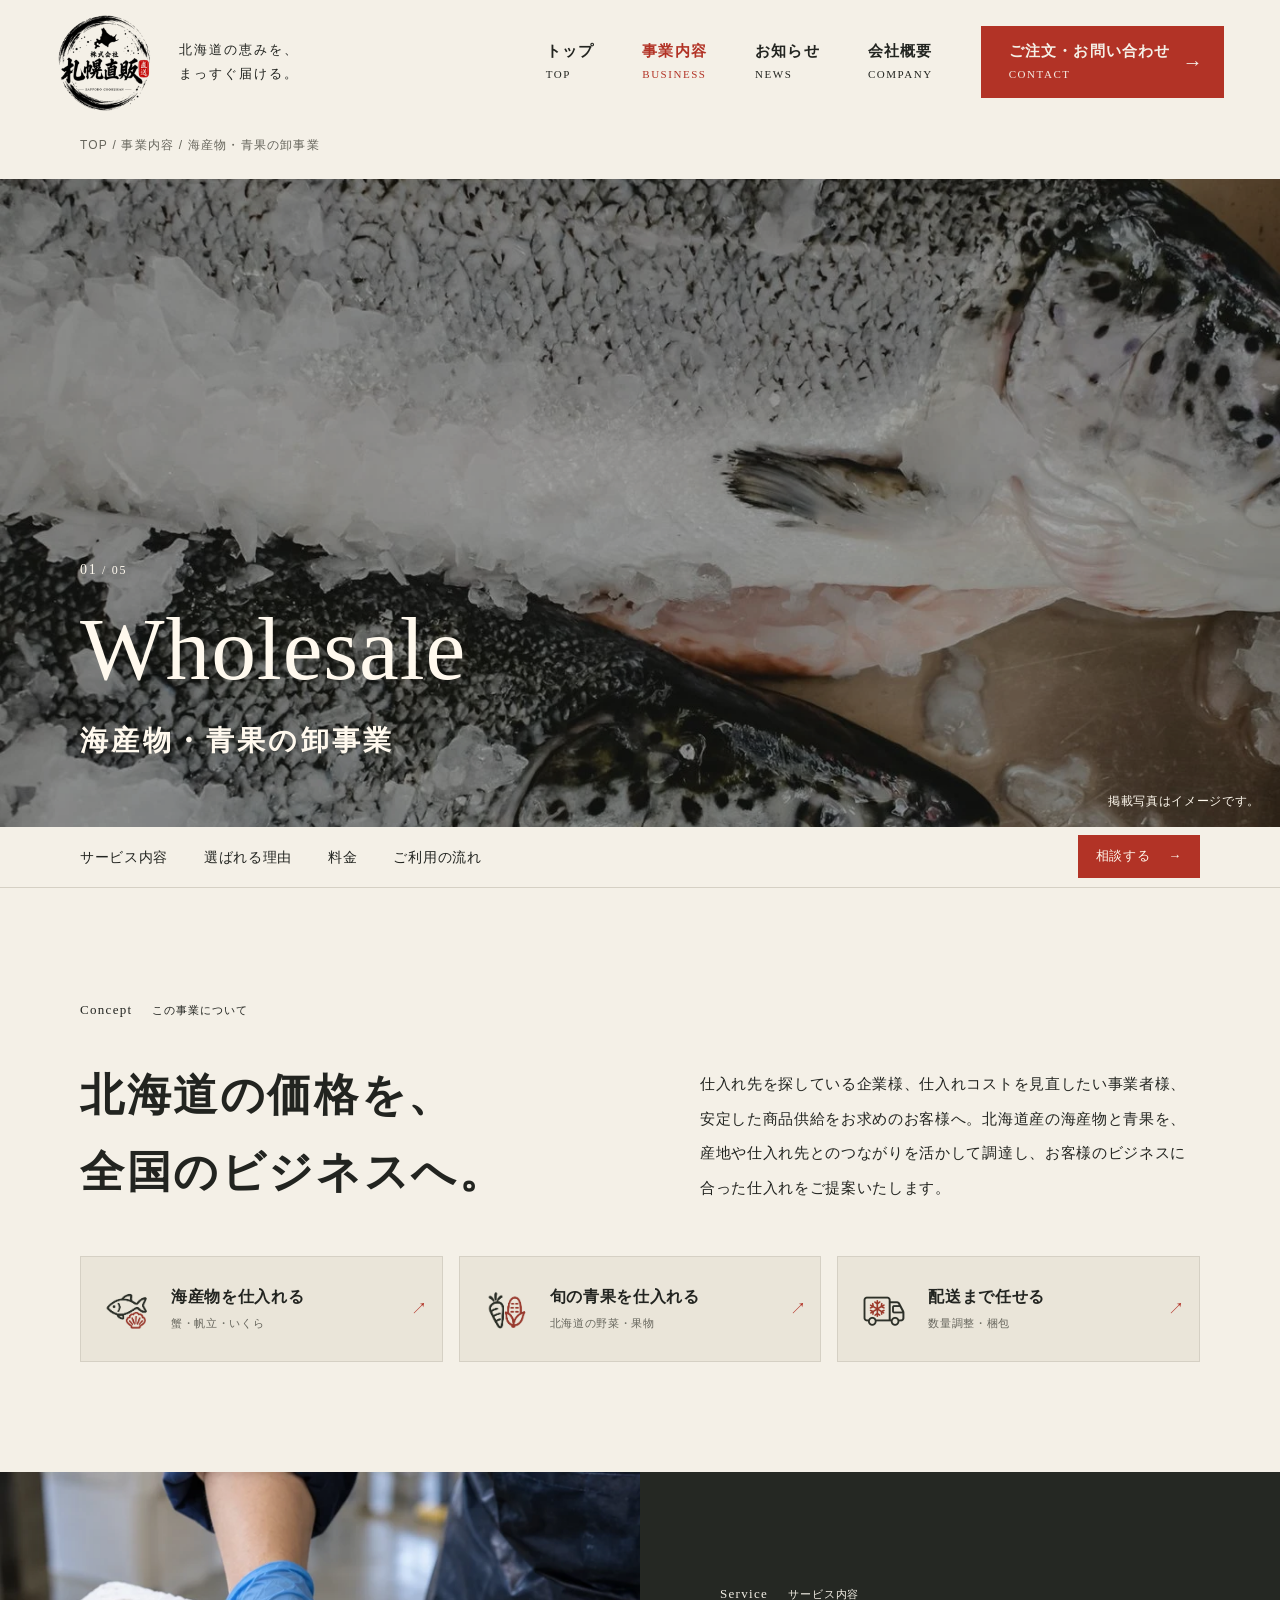
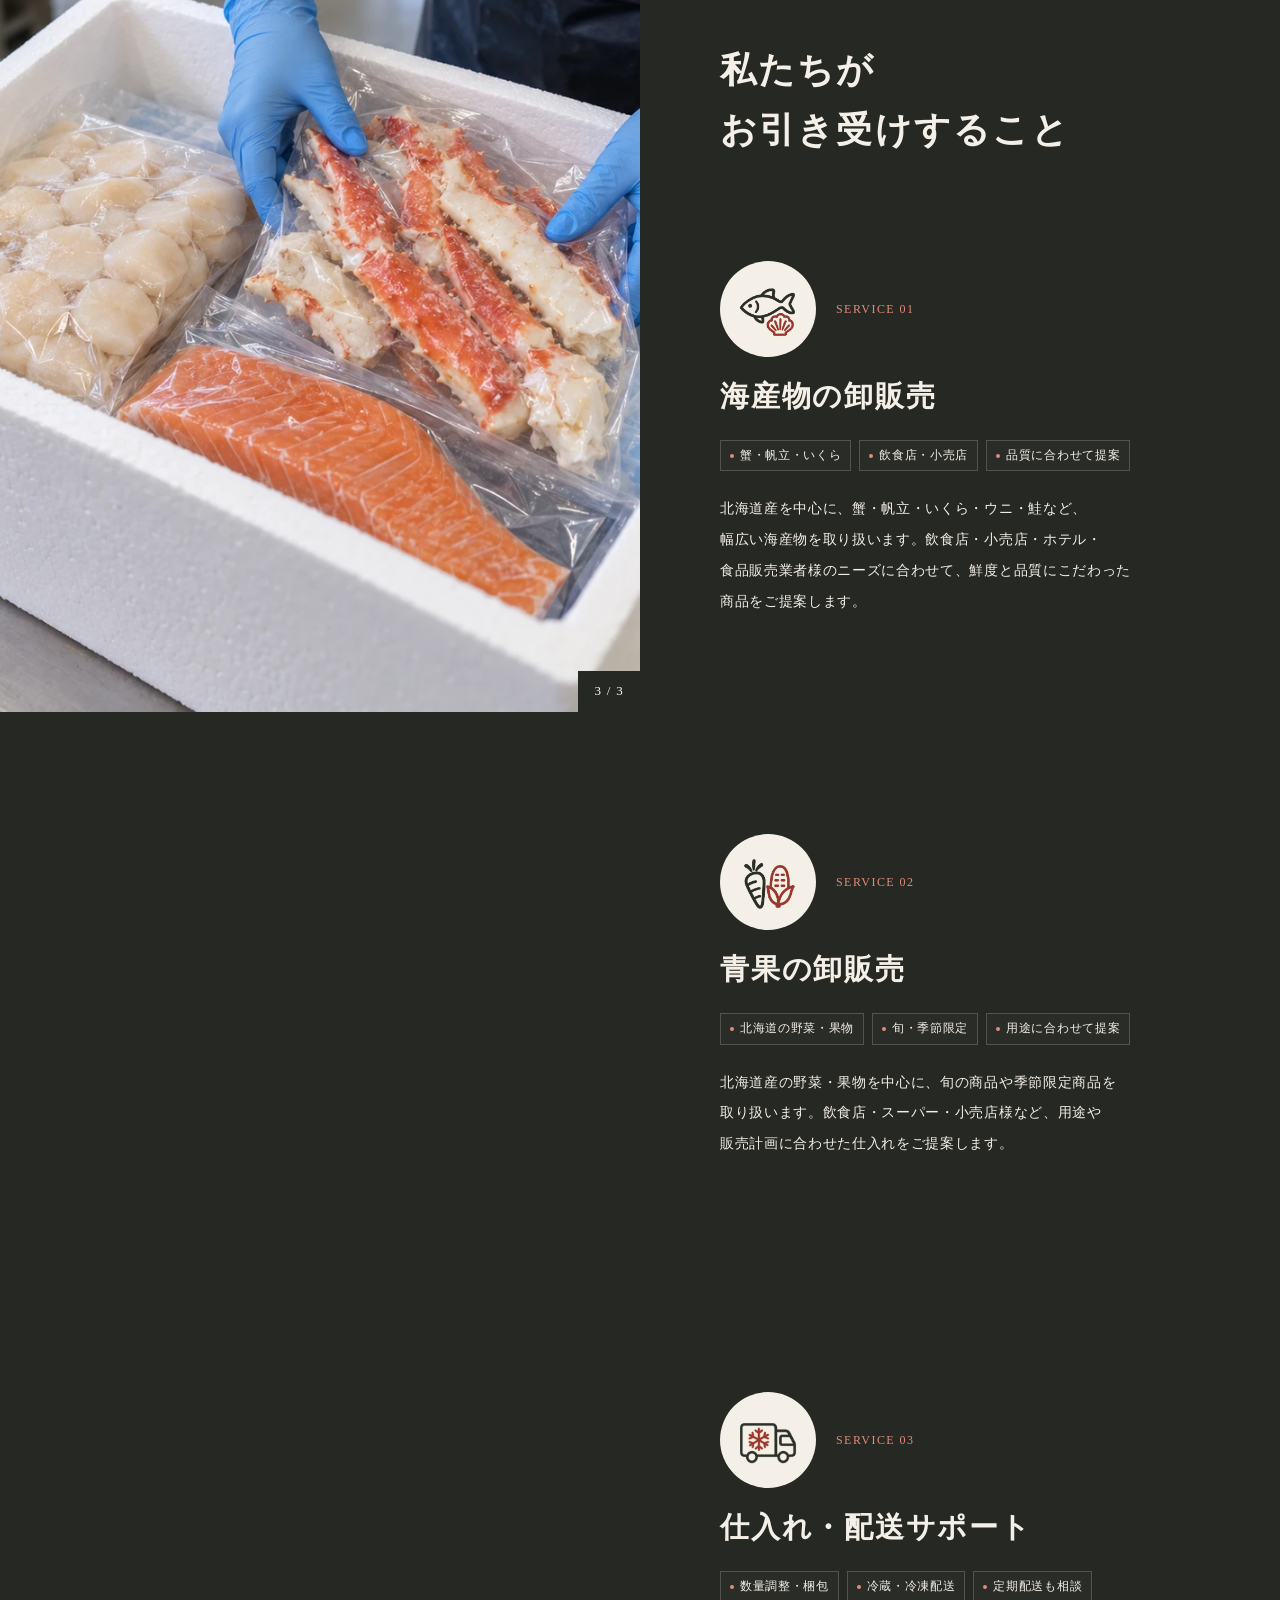
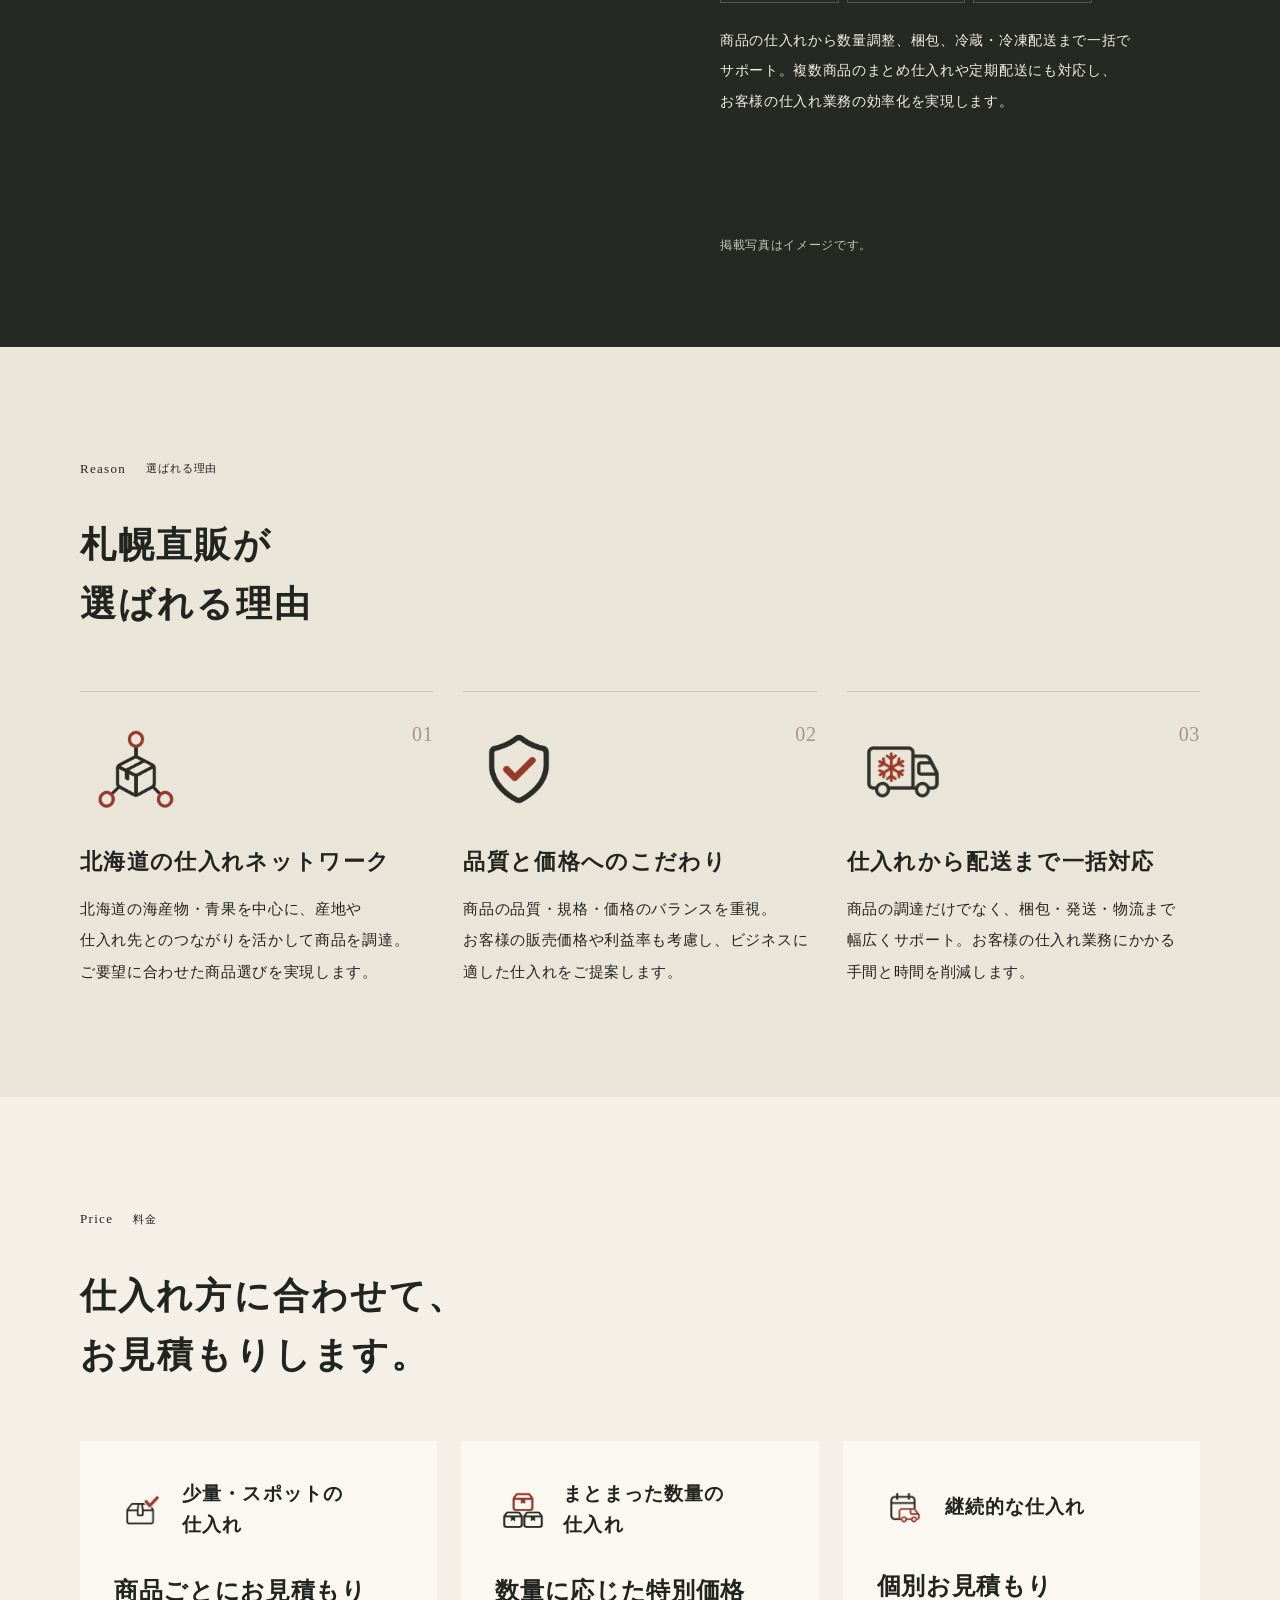
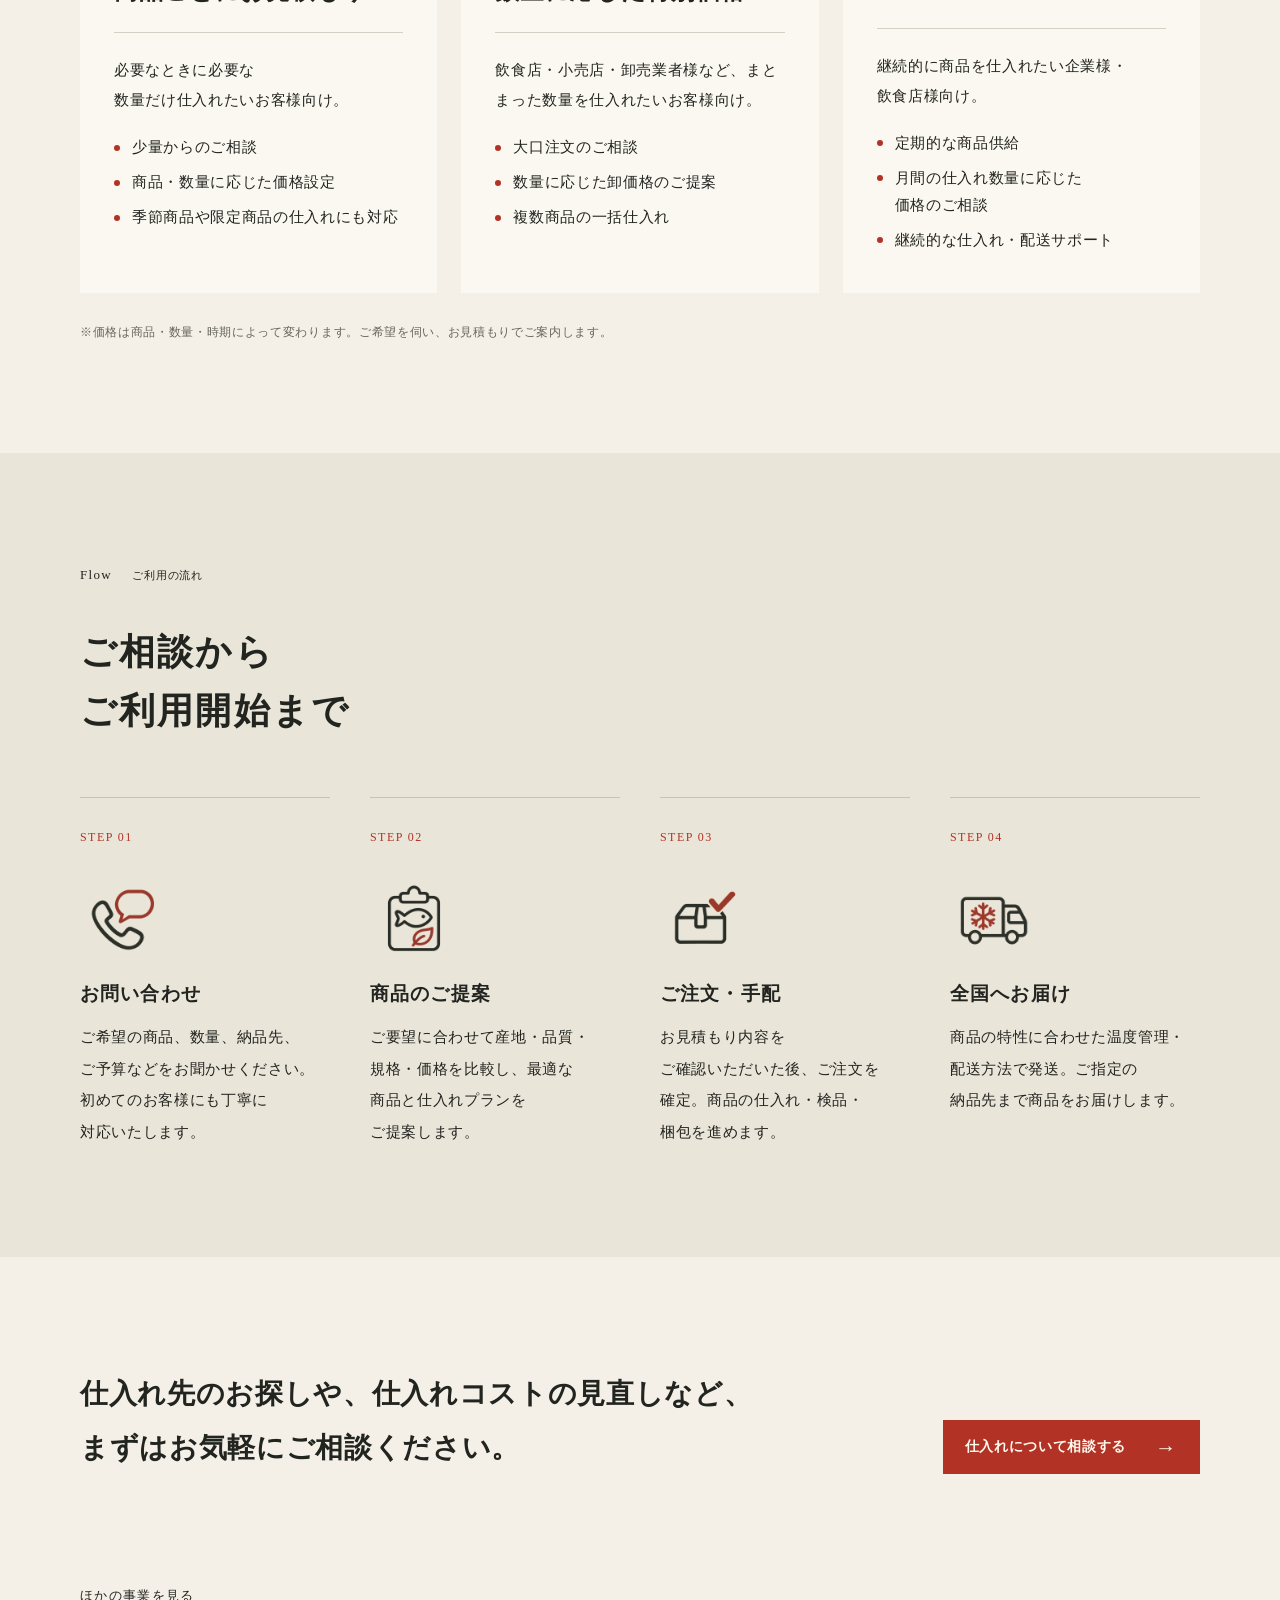
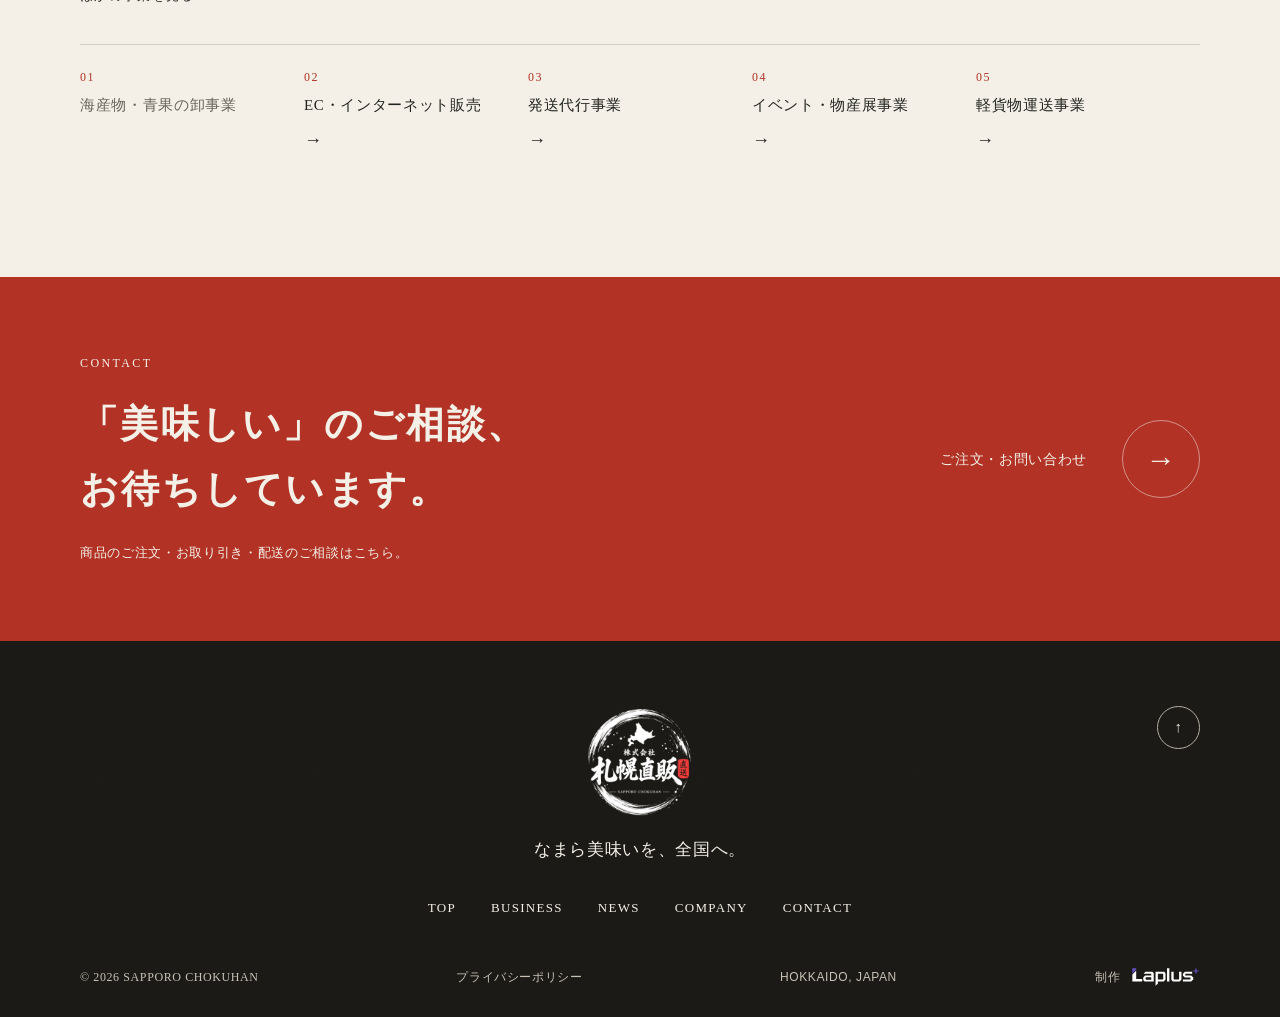
<file: business-wholesale.html>
<!doctype html><html lang="ja"><head><meta charset="utf-8"><meta name="viewport" content="width=device-width, initial-scale=1"><meta name="robots" content="noindex,nofollow"><meta name="theme-color" content="#f4f0e7"><title>海産物・青果の卸事業 | 株式会社 札幌直販</title><link rel="icon" type="image/svg+xml" href="assets/logo.svg"><link rel="stylesheet" href="assets/site.css?v=8254238d"><link rel="stylesheet" href="assets/visual.css?v=20261114b"></head><body><a class="skip-link" href="#main">本文へスキップ</a>
<header class="site-header">
  <a class="brand" href="index.html" aria-label="札幌直販 TOP"><img src="assets/logo.webp" alt="株式会社 札幌直販" width="98" height="98"><span>北海道の恵みを、<br>まっすぐ届ける。</span></a>
  <button class="menu-toggle" type="button" aria-expanded="false" aria-controls="site-nav"><span class="menu-word">MENU</span><span class="menu-lines" aria-hidden="true"></span></button>
  <nav class="site-nav" id="site-nav" aria-label="メインナビゲーション">
    <a href="index.html" >トップ<span lang="en">TOP</span></a>
    <div class="nav-item has-sub">
      <a href="business.html" aria-current="page">事業内容<span lang="en">BUSINESS</span></a>
      <ul class="nav-sub" aria-label="事業内容">
        <li><a href="business-wholesale.html"><span class="biz-num">01</span>海産物・青果の卸事業</a></li>
        <li><a href="business-online-sales.html"><span class="biz-num">02</span>EC・インターネット販売</a></li>
        <li><a href="business-fulfillment.html"><span class="biz-num">03</span>発送代行事業</a></li>
        <li><a href="business-events.html"><span class="biz-num">04</span>イベント・物産展事業</a></li>
        <li><a href="business-delivery.html"><span class="biz-num">05</span>軽貨物運送事業</a></li>
      </ul>
    </div>
    <a href="news.html" >お知らせ<span lang="en">NEWS</span></a>
    <a href="company.html" >会社概要<span lang="en">COMPANY</span></a>
    <a class="nav-contact" href="contact.html" >ご注文・お問い合わせ<span lang="en">CONTACT</span><b aria-hidden="true">→</b></a>
  </nav>
</header>
<main id="main" class="biz-page bz-page">
  <p class="breadcrumb bz-breadcrumb wrap"><a href="index.html">TOP</a> / <a href="business.html">事業内容</a> / 海産物・青果の卸事業</p>
  <section class="bz-hero" aria-labelledby="bz-title">
    <img class="bz-hero-photo" src="assets/salmon-market.webp" alt="氷の上に並ぶ鮭のイメージ" width="1400" height="2100" fetchpriority="high">
    <div class="bz-hero-copy">
      <p class="bz-hero-num">01<small> / 05</small></p>
      <p class="bz-hero-en" lang="en">Wholesale</p>
      <h1 id="bz-title">海産物・青果の卸事業</h1>
    </div>
    <p class="bz-hero-note">掲載写真はイメージです。</p>
  </section>

  <nav class="bz-localnav" aria-label="このページの項目">
    <div class="bz-localnav-inner wrap">
      <a href="#service">サービス内容</a><a href="#reason">選ばれる理由</a><a href="#price">料金</a><a href="#flow">ご利用の流れ</a>
      <a class="bz-localnav-cta" href="contact.html?type=wholesale">相談する<span aria-hidden="true">→</span></a>
    </div>
  </nav>

  <section class="bz-concept section-pad wrap" aria-labelledby="bz-concept-title">
    <p class="section-label">Concept<small>この事業について</small></p>
    <div class="bz-concept-layout"><h2 id="bz-concept-title">北海道の価格を、<br>全国のビジネスへ。</h2><p>仕入れ先を探している企業様、仕入れコストを見直したい事業者様、安定した商品供給をお求めのお客様へ。北海道産の海産物と青果を、産地や仕入れ先とのつながりを活かして調達し、お客様のビジネスに合った仕入れをご提案いたします。</p></div>
  <div class="visual-service-guide" aria-label="サービスの概要"><a href="#service-01"><img class="visual-icon" src="assets/visual-seafood.png" alt="" width="72" height="72" loading="lazy" decoding="async"><span><strong>海産物を仕入れる</strong><small>蟹・帆立・いくら</small></span><b aria-hidden="true">↗</b></a><a href="#service-02"><img class="visual-icon" src="assets/visual-produce.png" alt="" width="72" height="72" loading="lazy" decoding="async"><span><strong>旬の青果を仕入れる</strong><small>北海道の野菜・果物</small></span><b aria-hidden="true">↗</b></a><a href="#service-03"><img class="visual-icon" src="assets/flow-wholesale-04.webp" alt="" width="72" height="72" loading="lazy" decoding="async"><span><strong>配送まで任せる</strong><small>数量調整・梱包</small></span><b aria-hidden="true">↗</b></a></div>
  </section>

  <section class="bz-service" id="service" aria-labelledby="bz-service-title">
    <div class="bz-service-layout">
      <div class="bz-service-media" aria-hidden="true">
        <div class="bz-service-sticky">
          <img class="is-current" data-step="1" src="assets/fish-market.webp" alt="" width="1400" height="1129" loading="lazy">
          <img data-step="2" src="assets/produce.webp" alt="" width="1536" height="1024" loading="lazy">
          <img data-step="3" src="assets/packing-seafood-foam.webp" alt="" width="1400" height="933" loading="lazy">
          <p class="bz-service-count"><b>1</b> / 3</p>
        </div>
      </div>
      <div class="bz-service-body">
        <div class="bz-service-head"><p class="section-label">Service<small>サービス内容</small></p><h2 id="bz-service-title">私たちが<br>お引き受けすること</h2></div>
        <article class="bz-service-item" data-step="1" id="service-01"><img class="bz-service-photo" src="assets/fish-market.webp" alt="市場に並ぶ鮮魚のイメージ" width="1400" height="1129" loading="lazy"><div class="visual-service-label"><span class="visual-service-symbol"><img class="visual-icon" src="assets/visual-seafood.png" alt="" width="96" height="96" loading="lazy" decoding="async"></span><p class="biz-num">SERVICE 01</p></div><h3>海産物の卸販売</h3><ul class="visual-keywords" aria-label="対応内容"><li>蟹・帆立・いくら</li><li>飲食店・小売店</li><li>品質に合わせて提案</li></ul><p>北海道産を中心に、蟹・帆立・いくら・ウニ・鮭など、幅広い海産物を取り扱います。飲食店・小売店・ホテル・食品販売業者様のニーズに合わせて、鮮度と品質にこだわった商品をご提案します。</p></article>
        <article class="bz-service-item" data-step="2" id="service-02"><img class="bz-service-photo" src="assets/produce.webp" alt="木箱に入ったじゃがいも・玉ねぎ・とうもろこしなどの青果のイメージ" width="1536" height="1024" loading="lazy"><div class="visual-service-label"><span class="visual-service-symbol"><img class="visual-icon" src="assets/visual-produce.png" alt="" width="96" height="96" loading="lazy" decoding="async"></span><p class="biz-num">SERVICE 02</p></div><h3>青果の卸販売</h3><ul class="visual-keywords" aria-label="対応内容"><li>北海道の野菜・果物</li><li>旬・季節限定</li><li>用途に合わせて提案</li></ul><p>北海道産の野菜・果物を中心に、旬の商品や季節限定商品を取り扱います。飲食店・スーパー・小売店様など、用途や販売計画に合わせた仕入れをご提案します。</p></article>
        <article class="bz-service-item" data-step="3" id="service-03"><img class="bz-service-photo" src="assets/packing-seafood-foam.webp" alt="発泡スチロール箱に海産物を詰める作業のイメージ" width="1400" height="933" loading="lazy"><div class="visual-service-label"><span class="visual-service-symbol"><img class="visual-icon" src="assets/flow-wholesale-04.webp" alt="" width="96" height="96" loading="lazy" decoding="async"></span><p class="biz-num">SERVICE 03</p></div><h3>仕入れ・配送サポート</h3><ul class="visual-keywords" aria-label="対応内容"><li>数量調整・梱包</li><li>冷蔵・冷凍配送</li><li>定期配送も相談</li></ul><p>商品の仕入れから数量調整、梱包、冷蔵・冷凍配送まで一括でサポート。複数商品のまとめ仕入れや定期配送にも対応し、お客様の仕入れ業務の効率化を実現します。</p></article>
        <p class="bz-service-note">掲載写真はイメージです。</p>
      </div>
    </div>
  </section>
  

  <section class="bz-reason section-pad" id="reason" aria-labelledby="bz-reason-title">
    <div class="wrap">
      <div class="bz-section-head"><p class="section-label">Reason<small>選ばれる理由</small></p><h2 id="bz-reason-title">札幌直販が<br>選ばれる理由</h2></div>
      <ol class="bz-reason-list">
        <li><div class="visual-reason-top"><img class="visual-icon" src="assets/visual-network.png" alt="" width="112" height="112" loading="lazy" decoding="async"><span class="bz-reason-num">01</span></div><h3>北海道の仕入れネットワーク</h3><p>北海道の海産物・青果を中心に、産地や仕入れ先とのつながりを活かして商品を調達。ご要望に合わせた商品選びを実現します。</p></li>
        <li><div class="visual-reason-top"><img class="visual-icon" src="assets/visual-quality.png" alt="" width="112" height="112" loading="lazy" decoding="async"><span class="bz-reason-num">02</span></div><h3>品質と価格へのこだわり</h3><p>商品の品質・規格・価格のバランスを重視。お客様の販売価格や利益率も考慮し、ビジネスに適した仕入れをご提案します。</p></li>
        <li><div class="visual-reason-top"><img class="visual-icon" src="assets/flow-wholesale-04.webp" alt="" width="112" height="112" loading="lazy" decoding="async"><span class="bz-reason-num">03</span></div><h3>仕入れから配送まで一括対応</h3><p>商品の調達だけでなく、梱包・発送・物流まで幅広くサポート。お客様の仕入れ業務にかかる手間と時間を削減します。</p></li>
      </ol>
    </div>
  </section>

  <section class="bz-price section-pad wrap" id="price" aria-labelledby="bz-price-title">
    <div class="bz-section-head"><p class="section-label">Price<small>料金</small></p><h2 id="bz-price-title">仕入れ方に合わせて、<br>お見積もりします。</h2></div>
    <div class="bz-plans">
      <article class="bz-plan"><div class="visual-plan-head"><img class="visual-icon" src="assets/flow-wholesale-03.webp" alt="" width="64" height="64" loading="lazy" decoding="async"><h3>少量・スポットの仕入れ</h3></div><p class="bz-plan-price"><b class="is-text">商品ごとにお見積もり</b></p><p class="bz-plan-target">必要なときに必要な数量だけ仕入れたいお客様向け。</p><ul class="bz-plan-items"><li>少量からのご相談</li><li>商品・数量に応じた価格設定</li><li>季節商品や限定商品の仕入れにも対応</li></ul></article>
      <article class="bz-plan"><div class="visual-plan-head"><img class="visual-icon" src="assets/visual-volume.png" alt="" width="64" height="64" loading="lazy" decoding="async"><h3>まとまった数量の仕入れ</h3></div><p class="bz-plan-price"><b class="is-text">数量に応じた特別価格</b></p><p class="bz-plan-target">飲食店・小売店・卸売業者様など、まとまった数量を仕入れたいお客様向け。</p><ul class="bz-plan-items"><li>大口注文のご相談</li><li>数量に応じた卸価格のご提案</li><li>複数商品の一括仕入れ</li></ul></article>
      <article class="bz-plan"><div class="visual-plan-head"><img class="visual-icon" src="assets/flow-delivery-03.webp" alt="" width="64" height="64" loading="lazy" decoding="async"><h3>継続的な仕入れ</h3></div><p class="bz-plan-price"><b class="is-text">個別お見積もり</b></p><p class="bz-plan-target">継続的に商品を仕入れたい企業様・飲食店様向け。</p><ul class="bz-plan-items"><li>定期的な商品供給</li><li>月間の仕入れ数量に応じた価格のご相談</li><li>継続的な仕入れ・配送サポート</li></ul></article>
    </div>
    <p class="bz-price-note">※価格は商品・数量・時期によって変わります。ご希望を伺い、お見積もりでご案内します。</p>
  </section>

  <section class="bz-flow-section section-pad" id="flow" aria-labelledby="bz-flow-title">
    <div class="wrap">
      <div class="bz-section-head"><p class="section-label">Flow<small>ご利用の流れ</small></p><h2 id="bz-flow-title">ご相談から<br>ご利用開始まで</h2></div>
      <ol class="bz-flow">
        <li><span class="biz-num">STEP 01</span><img class="bz-flow-icon" src="assets/flow-inquiry.webp" alt="" width="112" height="112" loading="lazy"><h3>お問い合わせ</h3><p>ご希望の商品、数量、納品先、ご予算などをお聞かせください。初めてのお客様にも丁寧に対応いたします。</p></li>
        <li><span class="biz-num">STEP 02</span><img class="bz-flow-icon" src="assets/flow-wholesale-02.webp" alt="" width="112" height="112" loading="lazy"><h3>商品のご提案</h3><p>ご要望に合わせて産地・品質・規格・価格を比較し、最適な商品と仕入れプランをご提案します。</p></li>
        <li><span class="biz-num">STEP 03</span><img class="bz-flow-icon" src="assets/flow-wholesale-03.webp" alt="" width="112" height="112" loading="lazy"><h3>ご注文・手配</h3><p>お見積もり内容をご確認いただいた後、ご注文を確定。商品の仕入れ・検品・梱包を進めます。</p></li>
        <li><span class="biz-num">STEP 04</span><img class="bz-flow-icon" src="assets/flow-wholesale-04.webp" alt="" width="112" height="112" loading="lazy"><h3>全国へお届け</h3><p>商品の特性に合わせた温度管理・配送方法で発送。ご指定の納品先まで商品をお届けします。</p></li>
      </ol>
    </div>
  </section>

  <section class="bz-closing section-pad wrap" aria-label="ご相談">
    <p class="bz-closing-text">仕入れ先のお探しや、仕入れコストの見直しなど、まずはお気軽にご相談ください。</p>
    <a class="text-link biz-cta" href="contact.html?type=wholesale">仕入れについて相談する<span class="round-arrow" aria-hidden="true">→</span></a>
  </section>

  <nav class="biz-others wrap" aria-label="事業内容">
    <p class="section-label">ほかの事業を見る</p>
    <ul>
      <li><a href="business-wholesale.html" aria-current="page"><span class="biz-num">01</span>海産物・青果の卸事業<b aria-hidden="true">→</b></a></li>
      <li><a href="business-online-sales.html" ><span class="biz-num">02</span>EC・インターネット販売<b aria-hidden="true">→</b></a></li>
      <li><a href="business-fulfillment.html" ><span class="biz-num">03</span>発送代行事業<b aria-hidden="true">→</b></a></li>
      <li><a href="business-events.html" ><span class="biz-num">04</span>イベント・物産展事業<b aria-hidden="true">→</b></a></li>
      <li><a href="business-delivery.html" ><span class="biz-num">05</span>軽貨物運送事業<b aria-hidden="true">→</b></a></li>
    </ul>
  </nav>
  <section class="contact-cta"><div class="wrap"><div><p class="eyebrow">CONTACT</p><h2>「美味しい」のご相談、<br>お待ちしています。</h2><p>商品のご注文・お取り引き・配送のご相談はこちら。</p></div><a href="contact.html" aria-label="ご注文・お問い合わせフォームへ"><span>ご注文・お問い合わせ</span><b aria-hidden="true">→</b></a></div></section>

</main>
<footer class="site-footer"><div class="wrap footer-main"><a class="footer-brand" href="index.html"><img src="assets/logo-light.webp" alt="株式会社 札幌直販" width="115" height="115"><span>なまら美味いを、全国へ。</span></a><div class="footer-links"><a href="index.html">TOP</a><a href="business.html">BUSINESS</a><a href="news.html">NEWS</a><a href="company.html">COMPANY</a><a href="contact.html">CONTACT</a></div><a class="back-top" href="#" aria-label="ページの先頭へ">↑</a></div><div class="wrap footer-bottom"><small>© 2026 SAPPORO CHOKUHAN</small><a href="privacy.html">プライバシーポリシー</a><span>HOKKAIDO, JAPAN</span><a class="footer-credit" href="https://laplusgroup.com/" target="_blank" rel="noopener">制作<img src="assets/laplus-light.svg" alt="Laplus（新しいタブで開く）" width="69" height="20" loading="lazy"></a></div></footer>
<script defer src="assets/site.js?v=eac50b95"></script></body></html>
</file>
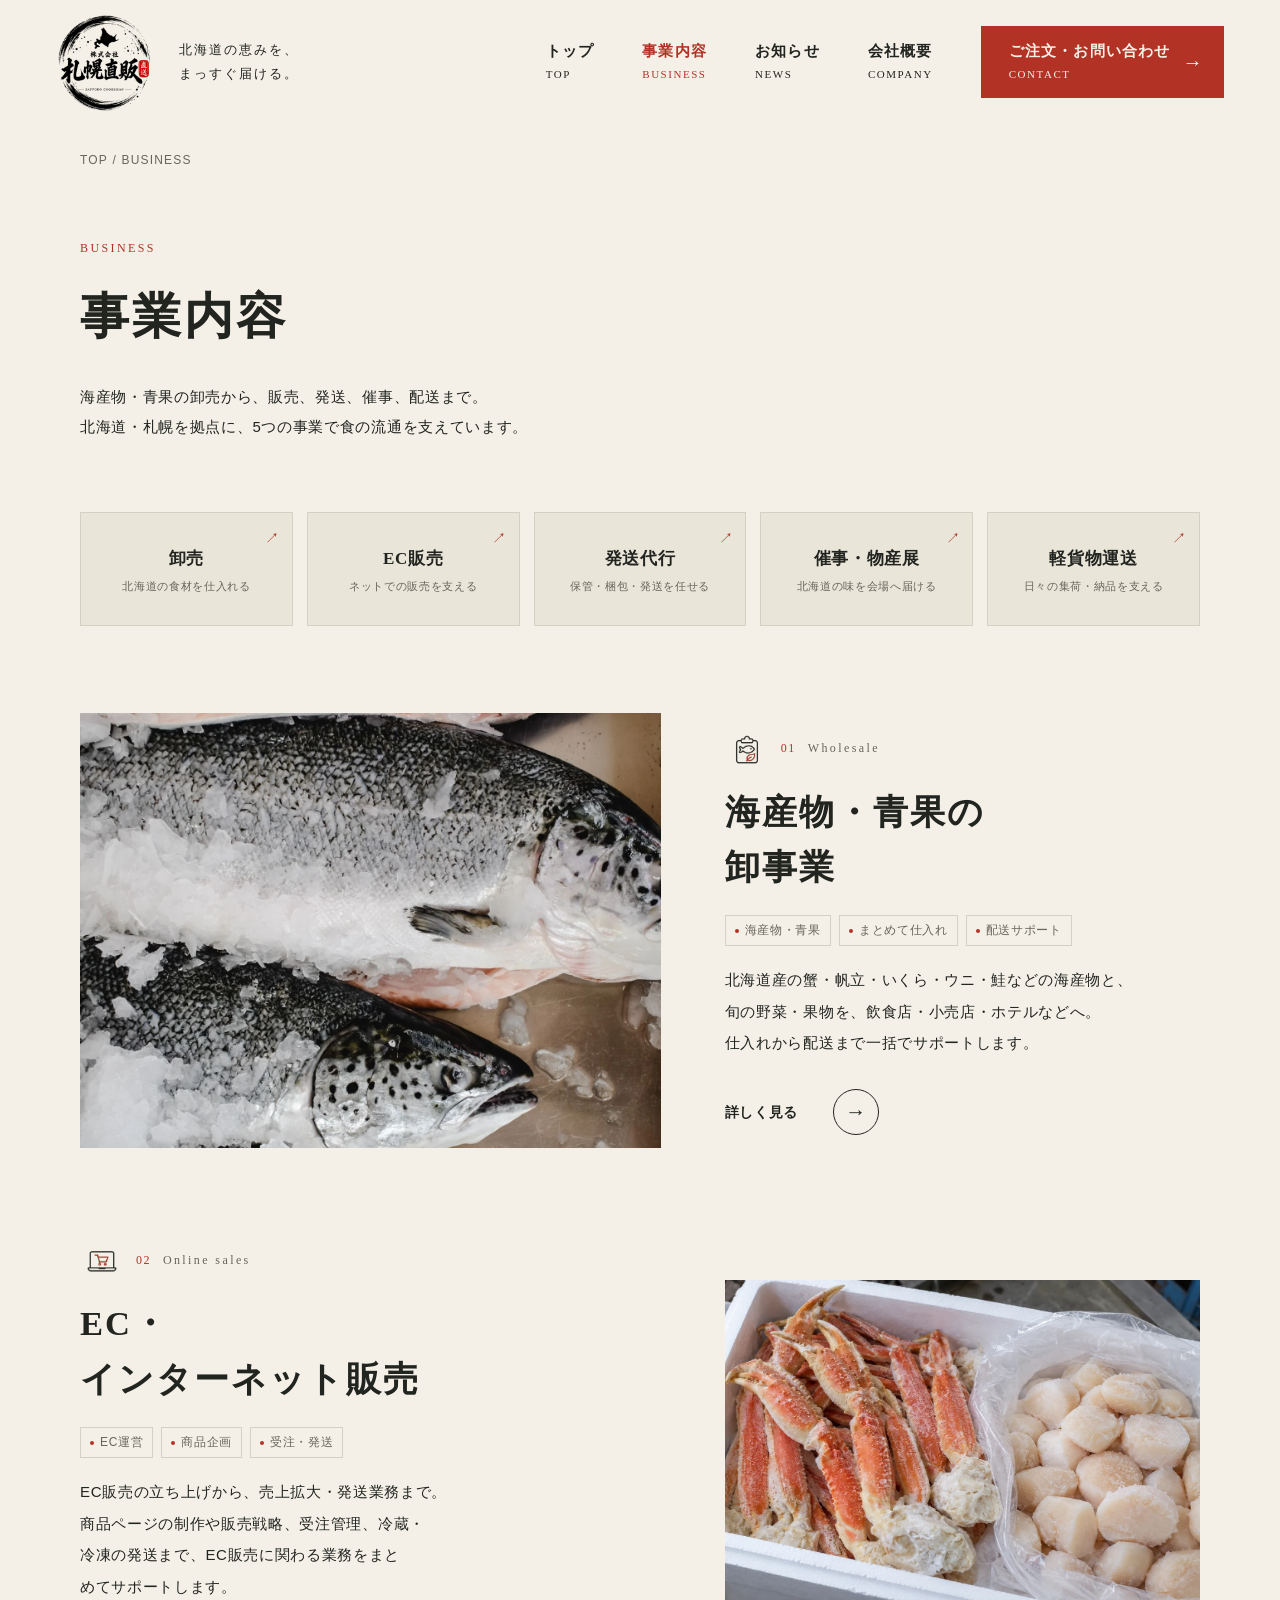
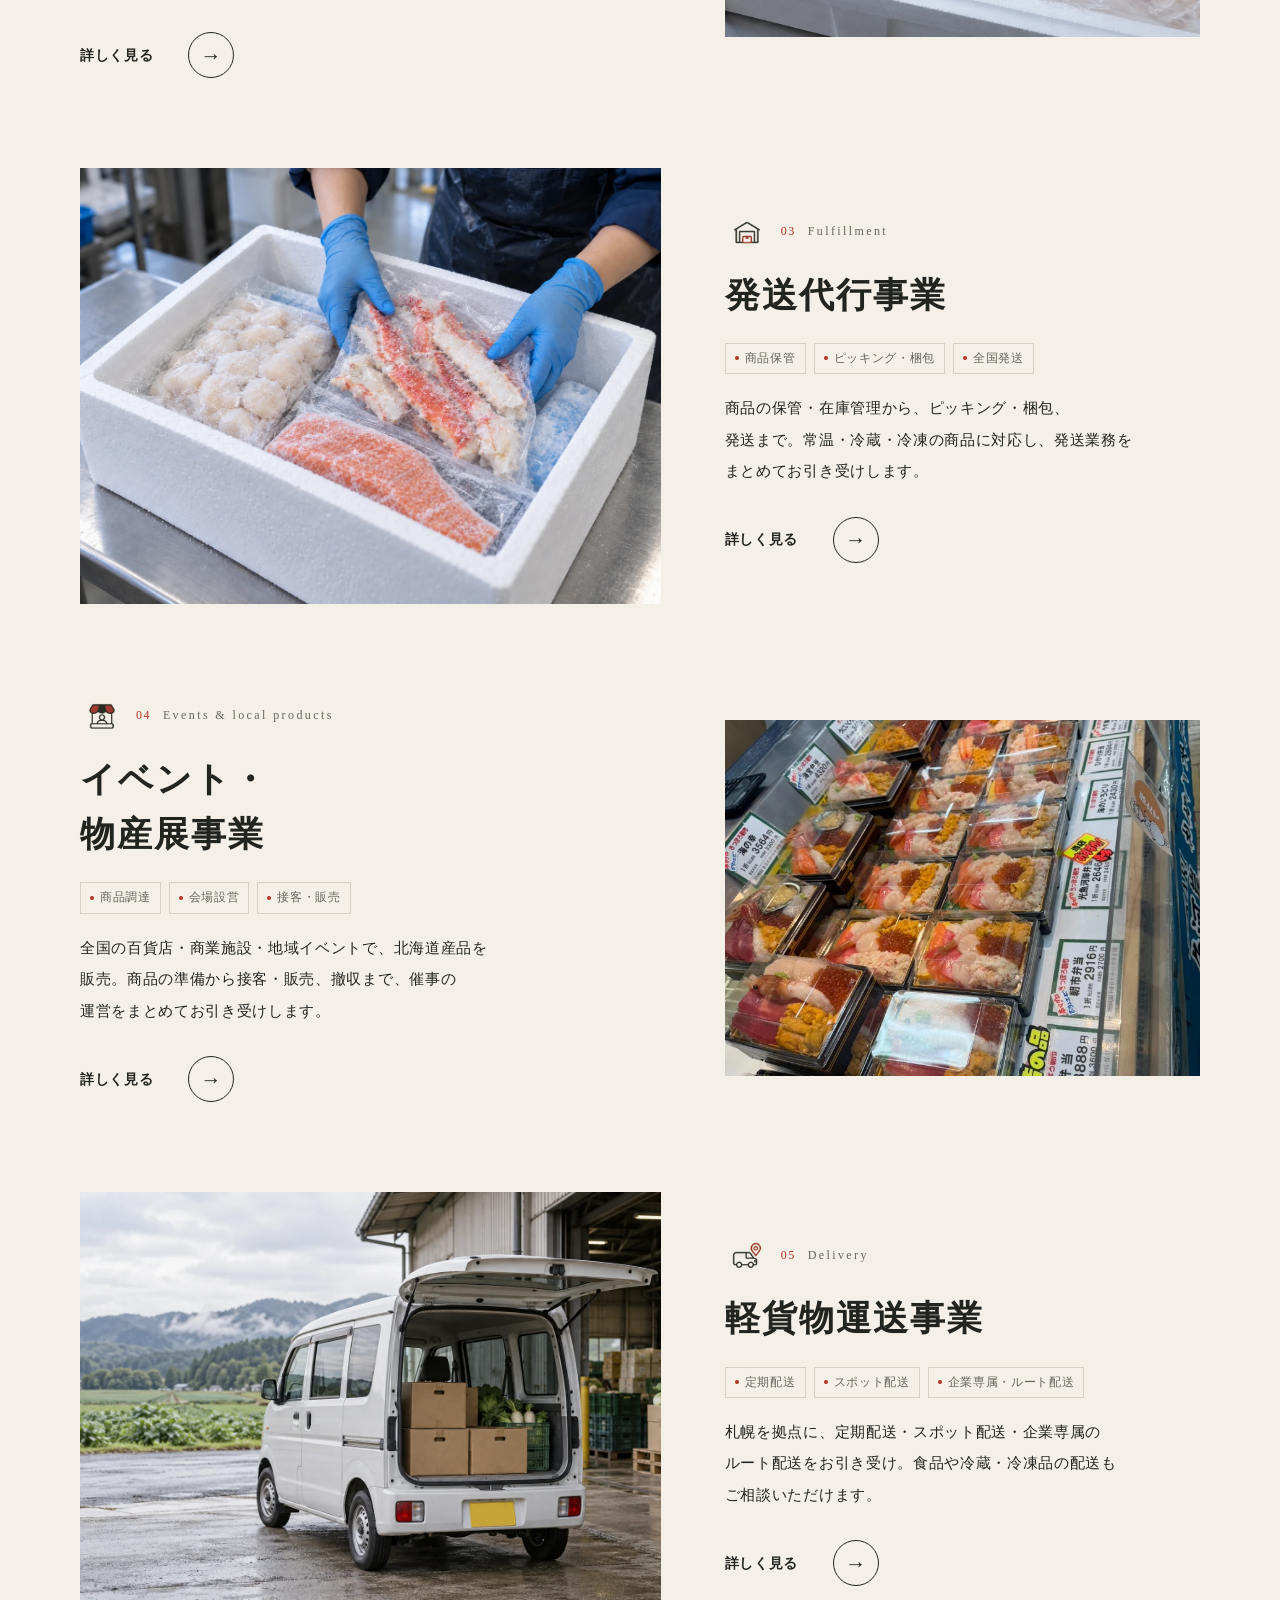
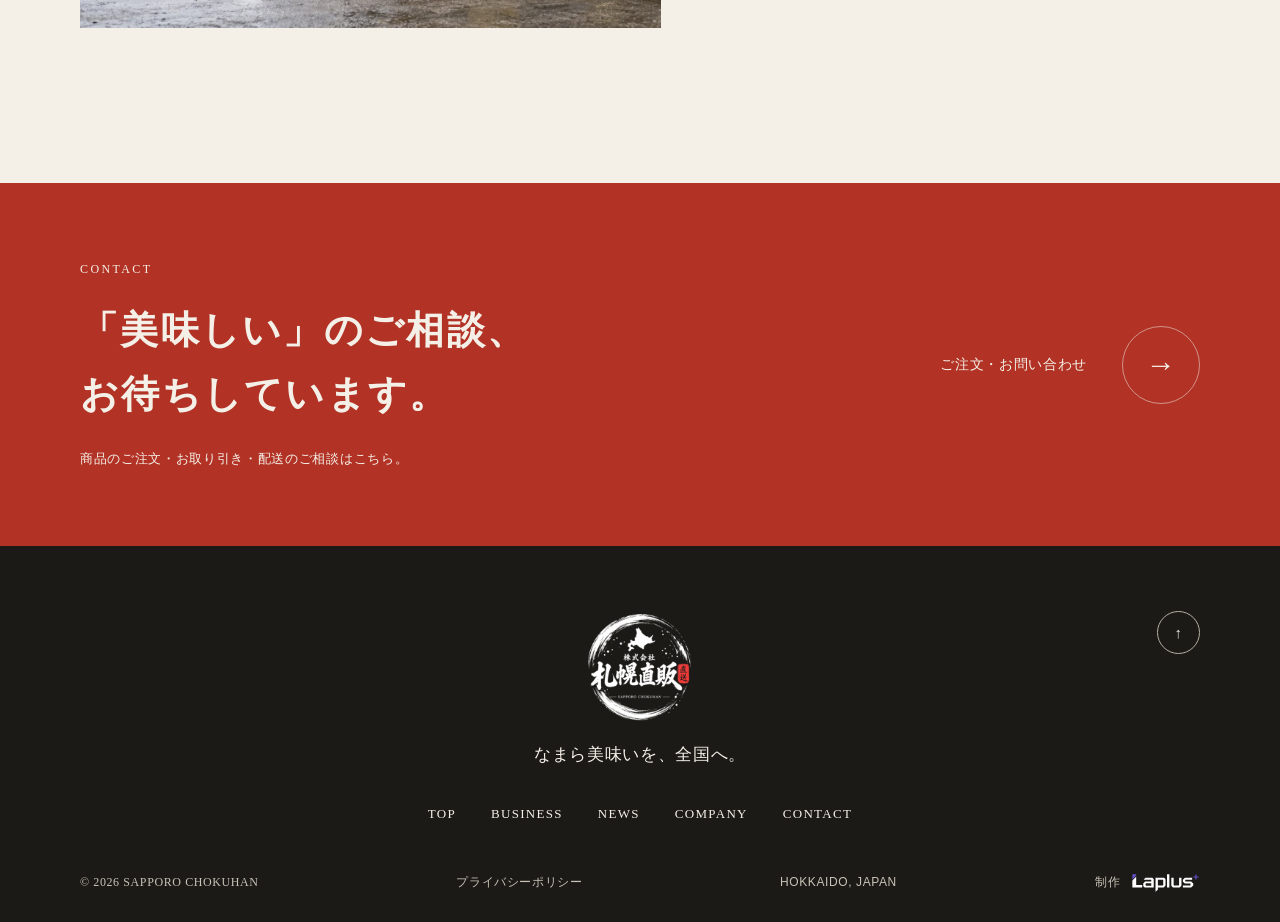
<file: business.html>
<!doctype html><html lang="ja"><head><meta charset="utf-8"><meta name="viewport" content="width=device-width, initial-scale=1"><meta name="robots" content="noindex,nofollow"><meta name="theme-color" content="#f4f0e7"><title>事業内容 | 株式会社 札幌直販</title><link rel="icon" type="image/svg+xml" href="assets/logo.svg"><link rel="stylesheet" href="assets/site.css?v=8254238d"><link rel="stylesheet" href="assets/visual.css?v=20261114c"></head><body><a class="skip-link" href="#main">本文へスキップ</a>
<header class="site-header">
  <a class="brand" href="index.html" aria-label="札幌直販 TOP"><img src="assets/logo.webp" alt="株式会社 札幌直販" width="98" height="98"><span>北海道の恵みを、<br>まっすぐ届ける。</span></a>
  <button class="menu-toggle" type="button" aria-expanded="false" aria-controls="site-nav"><span class="menu-word">MENU</span><span class="menu-lines" aria-hidden="true"></span></button>
  <nav class="site-nav" id="site-nav" aria-label="メインナビゲーション">
    <a href="index.html" >トップ<span lang="en">TOP</span></a>
    <div class="nav-item has-sub">
      <a href="business.html" aria-current="page">事業内容<span lang="en">BUSINESS</span></a>
      <ul class="nav-sub" aria-label="事業内容">
        <li><a href="business-wholesale.html"><span class="biz-num">01</span>海産物・青果の卸事業</a></li>
        <li><a href="business-online-sales.html"><span class="biz-num">02</span>EC・インターネット販売</a></li>
        <li><a href="business-fulfillment.html"><span class="biz-num">03</span>発送代行事業</a></li>
        <li><a href="business-events.html"><span class="biz-num">04</span>イベント・物産展事業</a></li>
        <li><a href="business-delivery.html"><span class="biz-num">05</span>軽貨物運送事業</a></li>
      </ul>
    </div>
    <a href="news.html" >お知らせ<span lang="en">NEWS</span></a>
    <a href="company.html" >会社概要<span lang="en">COMPANY</span></a>
    <a class="nav-contact" href="contact.html" >ご注文・お問い合わせ<span lang="en">CONTACT</span><b aria-hidden="true">→</b></a>
  </nav>
</header>
<main id="main" class="biz-page">
  <section class="page-heading wrap"><p class="breadcrumb"><a href="index.html">TOP</a> / BUSINESS</p><p class="eyebrow red">BUSINESS</p><h1>事業内容</h1><p>海産物・青果の卸売から、販売、発送、催事、配送まで。<br>北海道・札幌を拠点に、5つの事業で食の流通を支えています。</p></section>
<nav class="visual-directory wrap" aria-label="目的から事業を選ぶ"><a href="business-wholesale.html"><strong>卸売</strong><span>北海道の食材を仕入れる</span><b aria-hidden="true">↗</b></a><a href="business-online-sales.html"><strong>EC販売</strong><span>ネットでの販売を支える</span><b aria-hidden="true">↗</b></a><a href="business-fulfillment.html"><strong>発送代行</strong><span>保管・梱包・発送を任せる</span><b aria-hidden="true">↗</b></a><a href="business-events.html"><strong>催事・物産展</strong><span>北海道の味を会場へ届ける</span><b aria-hidden="true">↗</b></a><a href="business-delivery.html"><strong>軽貨物運送</strong><span>日々の集荷・納品を支える</span><b aria-hidden="true">↗</b></a></nav>
  <div class="biz-index wrap">
    <article class="biz-row"><a class="biz-row-photo" href="business-wholesale.html" tabindex="-1" aria-hidden="true"><img src="assets/salmon-market.webp" alt="" width="1400" height="2100" loading="lazy"></a><div class="biz-row-copy"><p class="eyebrow"><img class="visual-icon" src="assets/flow-wholesale-02.webp" alt="" width="44" height="44" loading="lazy" decoding="async"><span class="biz-num">01</span> Wholesale</p><h2><a href="business-wholesale.html">海産物・青果の<br>卸事業</a></h2><ul class="visual-keywords" aria-label="対応内容"><li>海産物・青果</li><li>まとめて仕入れ</li><li>配送サポート</li></ul><p>北海道産の蟹・帆立・いくら・ウニ・鮭などの海産物と、旬の野菜・果物を、飲食店・小売店・ホテルなどへ。仕入れから配送まで一括でサポートします。</p><a class="text-link" href="business-wholesale.html">詳しく見る<span class="round-arrow" aria-hidden="true">→</span></a></div></article>
    <article class="biz-row"><a class="biz-row-photo" href="business-online-sales.html" tabindex="-1" aria-hidden="true"><img src="assets/frozen-seafood.webp" alt="" width="1400" height="933" loading="lazy"></a><div class="biz-row-copy"><p class="eyebrow"><img class="visual-icon" src="assets/flow-online-sales-03.webp" alt="" width="44" height="44" loading="lazy" decoding="async"><span class="biz-num">02</span> Online sales</p><h2><a href="business-online-sales.html">EC・<br>インターネット販売</a></h2><ul class="visual-keywords" aria-label="対応内容"><li>EC運営</li><li>商品企画</li><li>受注・発送</li></ul><p>EC販売の立ち上げから、売上拡大・発送業務まで。商品ページの制作や販売戦略、受注管理、冷蔵・冷凍の発送まで、EC販売に関わる業務をまとめてサポートします。</p><a class="text-link" href="business-online-sales.html">詳しく見る<span class="round-arrow" aria-hidden="true">→</span></a></div></article>
    <article class="biz-row"><a class="biz-row-photo" href="business-fulfillment.html" tabindex="-1" aria-hidden="true"><img src="assets/packing-frozen-seafood-v2.webp" alt="" width="1400" height="933" loading="lazy"></a><div class="biz-row-copy"><p class="eyebrow"><img class="visual-icon" src="assets/flow-fulfillment-03.webp" alt="" width="44" height="44" loading="lazy" decoding="async"><span class="biz-num">03</span> Fulfillment</p><h2><a href="business-fulfillment.html">発送代行事業</a></h2><ul class="visual-keywords" aria-label="対応内容"><li>商品保管</li><li>ピッキング・梱包</li><li>全国発送</li></ul><p>商品の保管・在庫管理から、ピッキング・梱包、発送まで。常温・冷蔵・冷凍の商品に対応し、発送業務をまとめてお引き受けします。</p><a class="text-link" href="business-fulfillment.html">詳しく見る<span class="round-arrow" aria-hidden="true">→</span></a></div></article>
    <article class="biz-row"><a class="biz-row-photo" href="business-events.html" tabindex="-1" aria-hidden="true"><img src="assets/event-kaisen-bento.webp" alt="" width="768" height="1024" loading="lazy"></a><div class="biz-row-copy"><p class="eyebrow"><img class="visual-icon" src="assets/flow-events-04.webp" alt="" width="44" height="44" loading="lazy" decoding="async"><span class="biz-num">04</span> Events &amp; local products</p><h2><a href="business-events.html">イベント・<br>物産展事業</a></h2><ul class="visual-keywords" aria-label="対応内容"><li>商品調達</li><li>会場設営</li><li>接客・販売</li></ul><p>全国の百貨店・商業施設・地域イベントで、北海道産品を販売。商品の準備から接客・販売、撤収まで、催事の運営をまとめてお引き受けします。</p><a class="text-link" href="business-events.html">詳しく見る<span class="round-arrow" aria-hidden="true">→</span></a></div></article>
    <article class="biz-row"><a class="biz-row-photo" href="business-delivery.html" tabindex="-1" aria-hidden="true"><img src="assets/delivery.webp" alt="" width="1536" height="1024" loading="lazy"></a><div class="biz-row-copy"><p class="eyebrow"><img class="visual-icon" src="assets/flow-delivery-04.webp" alt="" width="44" height="44" loading="lazy" decoding="async"><span class="biz-num">05</span> Delivery</p><h2><a href="business-delivery.html">軽貨物運送事業</a></h2><ul class="visual-keywords" aria-label="対応内容"><li>定期配送</li><li>スポット配送</li><li>企業専属・ルート配送</li></ul><p>札幌を拠点に、定期配送・スポット配送・企業専属のルート配送をお引き受け。食品や冷蔵・冷凍品の配送もご相談いただけます。</p><a class="text-link" href="business-delivery.html">詳しく見る<span class="round-arrow" aria-hidden="true">→</span></a></div></article>
  </div>
  <section class="contact-cta"><div class="wrap"><div><p class="eyebrow">CONTACT</p><h2>「美味しい」のご相談、<br>お待ちしています。</h2><p>商品のご注文・お取り引き・配送のご相談はこちら。</p></div><a href="contact.html" aria-label="ご注文・お問い合わせフォームへ"><span>ご注文・お問い合わせ</span><b aria-hidden="true">→</b></a></div></section>

</main>
<footer class="site-footer"><div class="wrap footer-main"><a class="footer-brand" href="index.html"><img src="assets/logo-light.webp" alt="株式会社 札幌直販" width="115" height="115"><span>なまら美味いを、全国へ。</span></a><div class="footer-links"><a href="index.html">TOP</a><a href="business.html">BUSINESS</a><a href="news.html">NEWS</a><a href="company.html">COMPANY</a><a href="contact.html">CONTACT</a></div><a class="back-top" href="#" aria-label="ページの先頭へ">↑</a></div><div class="wrap footer-bottom"><small>© 2026 SAPPORO CHOKUHAN</small><a href="privacy.html">プライバシーポリシー</a><span>HOKKAIDO, JAPAN</span><a class="footer-credit" href="https://laplusgroup.com/" target="_blank" rel="noopener">制作<img src="assets/laplus-light.svg" alt="Laplus（新しいタブで開く）" width="69" height="20" loading="lazy"></a></div></footer>
<script defer src="assets/site.js?v=eac50b95"></script></body></html>
</file>
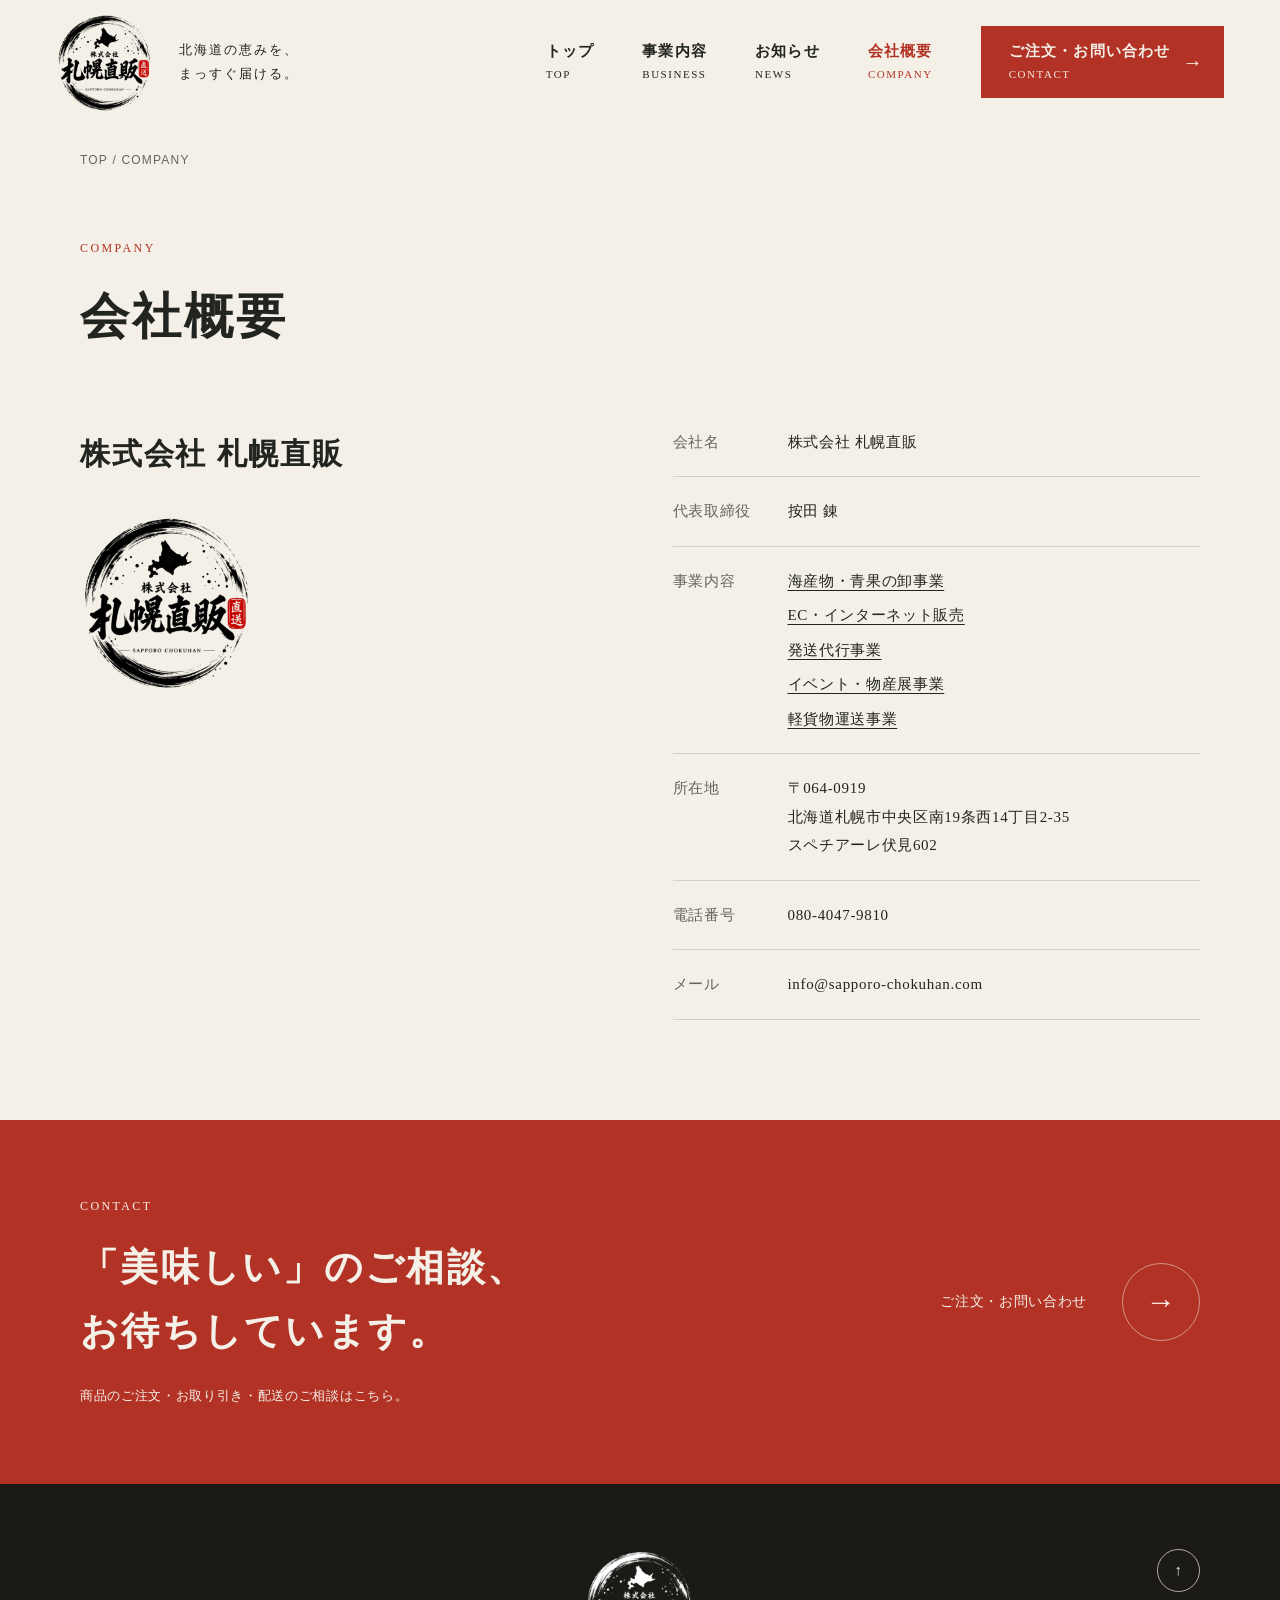
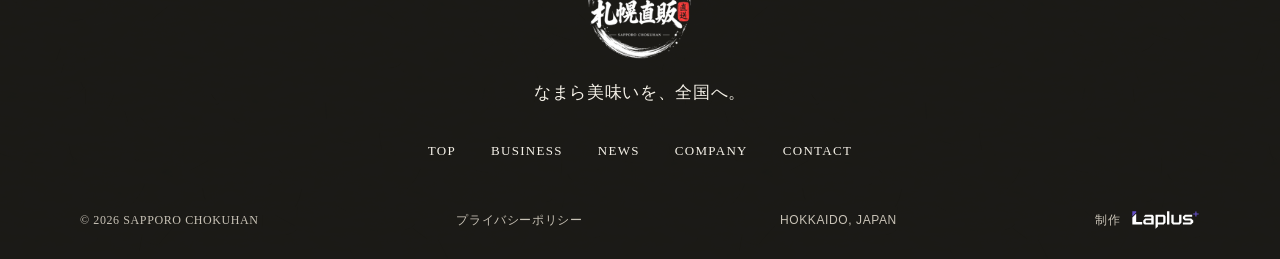
<file: company.html>
<!doctype html><html lang="ja"><head><meta charset="utf-8"><meta name="viewport" content="width=device-width, initial-scale=1"><meta name="robots" content="noindex,nofollow"><meta name="theme-color" content="#f4f0e7"><title>会社概要 | 株式会社 札幌直販</title><link rel="icon" type="image/svg+xml" href="assets/logo.svg"><link rel="stylesheet" href="assets/site.css?v=8254238d"></head><body><a class="skip-link" href="#main">本文へスキップ</a>
<header class="site-header">
  <a class="brand" href="index.html" aria-label="札幌直販 TOP"><img src="assets/logo.webp" alt="株式会社 札幌直販" width="98" height="98"><span>北海道の恵みを、<br>まっすぐ届ける。</span></a>
  <button class="menu-toggle" type="button" aria-expanded="false" aria-controls="site-nav"><span class="menu-word">MENU</span><span class="menu-lines" aria-hidden="true"></span></button>
  <nav class="site-nav" id="site-nav" aria-label="メインナビゲーション">
    <a href="index.html" >トップ<span lang="en">TOP</span></a>
    <div class="nav-item has-sub">
      <a href="business.html" >事業内容<span lang="en">BUSINESS</span></a>
      <ul class="nav-sub" aria-label="事業内容">
        <li><a href="business-wholesale.html"><span class="biz-num">01</span>海産物・青果の卸事業</a></li>
        <li><a href="business-online-sales.html"><span class="biz-num">02</span>EC・インターネット販売</a></li>
        <li><a href="business-fulfillment.html"><span class="biz-num">03</span>発送代行事業</a></li>
        <li><a href="business-events.html"><span class="biz-num">04</span>イベント・物産展事業</a></li>
        <li><a href="business-delivery.html"><span class="biz-num">05</span>軽貨物運送事業</a></li>
      </ul>
    </div>
    <a href="news.html" >お知らせ<span lang="en">NEWS</span></a>
    <a href="company.html" aria-current="page">会社概要<span lang="en">COMPANY</span></a>
    <a class="nav-contact" href="contact.html" >ご注文・お問い合わせ<span lang="en">CONTACT</span><b aria-hidden="true">→</b></a>
  </nav>
</header>
<main id="main"><section class="page-heading wrap"><p class="breadcrumb"><a href="index.html">TOP</a> / COMPANY</p><p class="eyebrow red">COMPANY</p><h1>会社概要</h1></section>
  <section class="company company-page wrap" id="company"><div><h2>株式会社 札幌直販</h2><img class="company-logo" src="assets/logo.webp" alt="株式会社 札幌直販" width="200" height="200" loading="lazy"></div><dl><div><dt>会社名</dt><dd>株式会社 札幌直販</dd></div><div><dt>代表取締役</dt><dd>按田 錬</dd></div><div><dt>事業内容</dt><dd><ul class="company-businesses"><li><a href="business-wholesale.html">海産物・青果の卸事業</a></li><li><a href="business-online-sales.html">EC・インターネット販売</a></li><li><a href="business-fulfillment.html">発送代行事業</a></li><li><a href="business-events.html">イベント・物産展事業</a></li><li><a href="business-delivery.html">軽貨物運送事業</a></li></ul></dd></div><div><dt>所在地</dt><dd>〒064-0919<br>北海道札幌市中央区南19条西14丁目2-35<br>スペチアーレ伏見602</dd></div><div><dt>電話番号</dt><dd><a href="tel:08040479810">080-4047-9810</a></dd></div><div><dt>メール</dt><dd><a href="mailto:info@sapporo-chokuhan.com">info@sapporo-chokuhan.com</a></dd></div></dl></section>
  <section class="contact-cta"><div class="wrap"><div><p class="eyebrow">CONTACT</p><h2>「美味しい」のご相談、<br>お待ちしています。</h2><p>商品のご注文・お取り引き・配送のご相談はこちら。</p></div><a href="contact.html" aria-label="ご注文・お問い合わせフォームへ"><span>ご注文・お問い合わせ</span><b aria-hidden="true">→</b></a></div></section>

</main>
<footer class="site-footer"><div class="wrap footer-main"><a class="footer-brand" href="index.html"><img src="assets/logo-light.webp" alt="株式会社 札幌直販" width="115" height="115"><span>なまら美味いを、全国へ。</span></a><div class="footer-links"><a href="index.html">TOP</a><a href="business.html">BUSINESS</a><a href="news.html">NEWS</a><a href="company.html">COMPANY</a><a href="contact.html">CONTACT</a></div><a class="back-top" href="#" aria-label="ページの先頭へ">↑</a></div><div class="wrap footer-bottom"><small>© 2026 SAPPORO CHOKUHAN</small><a href="privacy.html">プライバシーポリシー</a><span>HOKKAIDO, JAPAN</span><a class="footer-credit" href="https://laplusgroup.com/" target="_blank" rel="noopener">制作<img src="assets/laplus-light.svg" alt="Laplus（新しいタブで開く）" width="69" height="20" loading="lazy"></a></div></footer>
<script defer src="assets/site.js?v=eac50b95"></script></body></html>
</file>
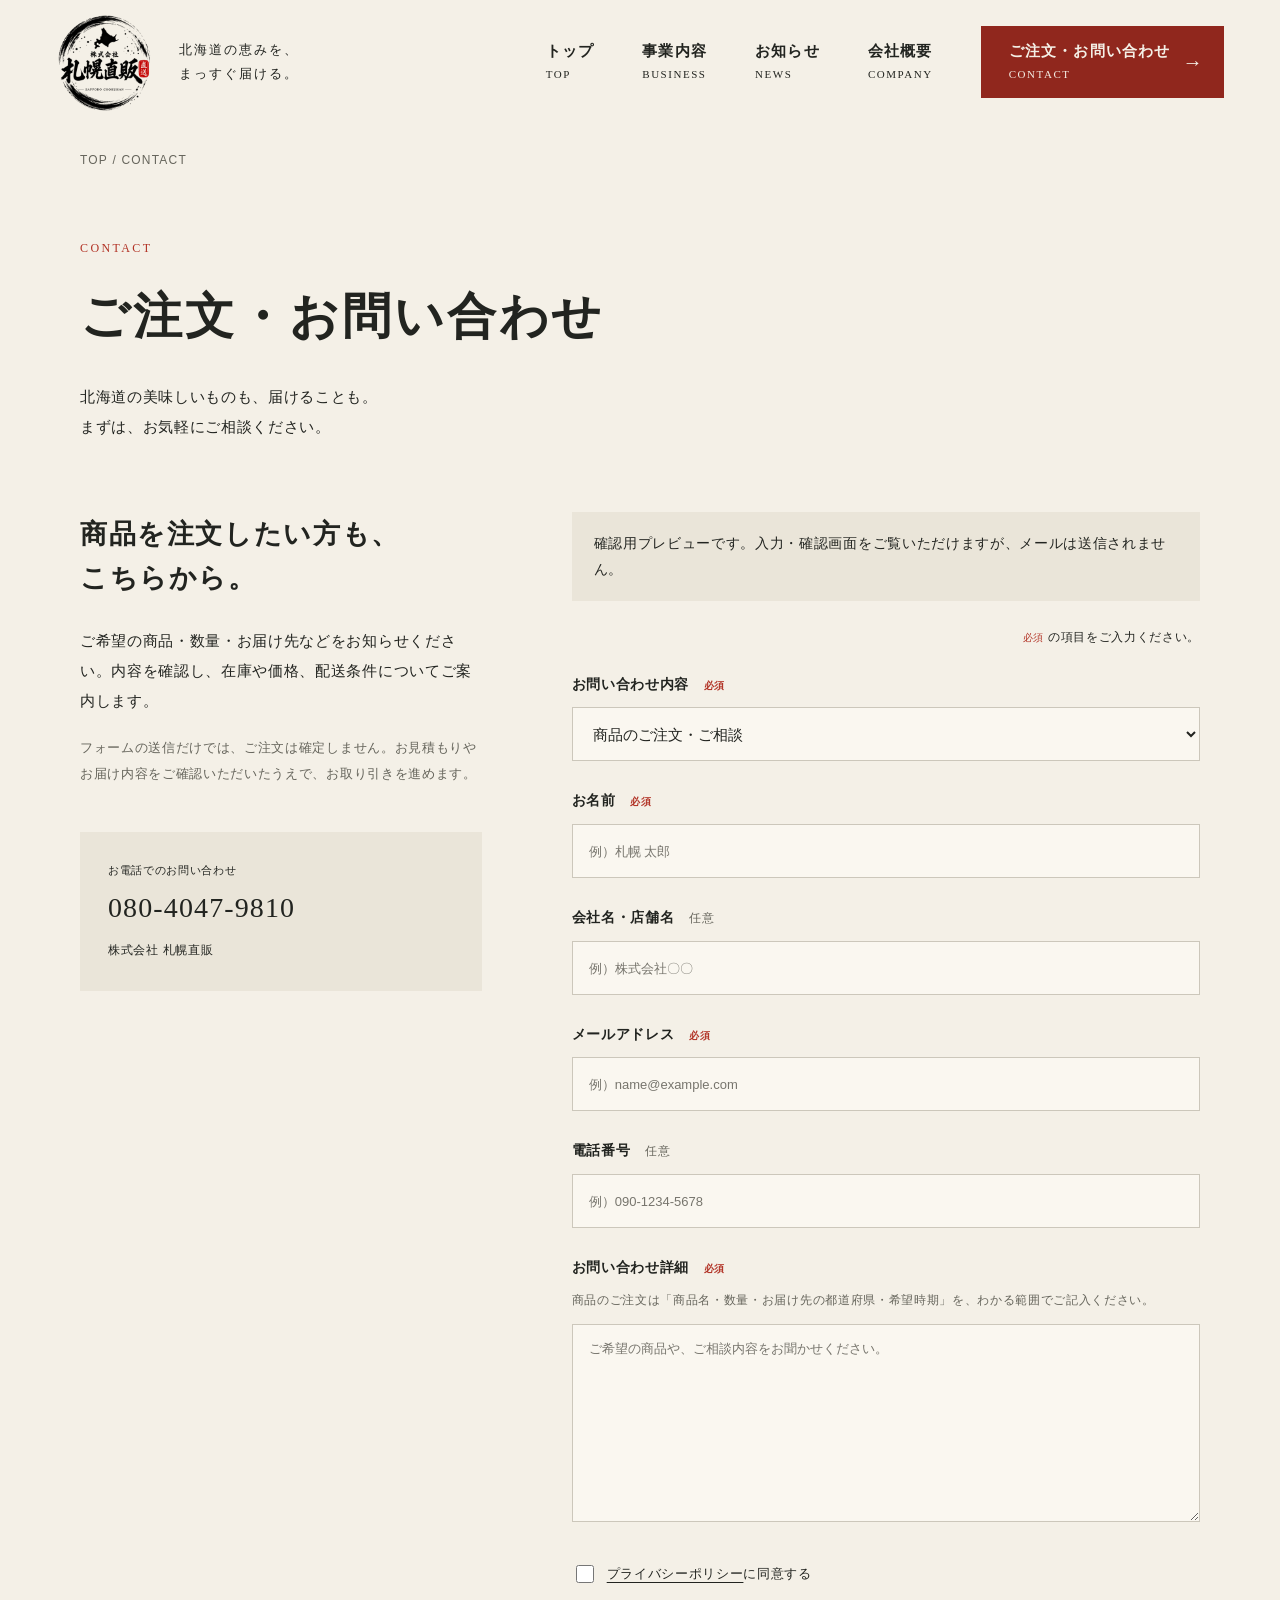
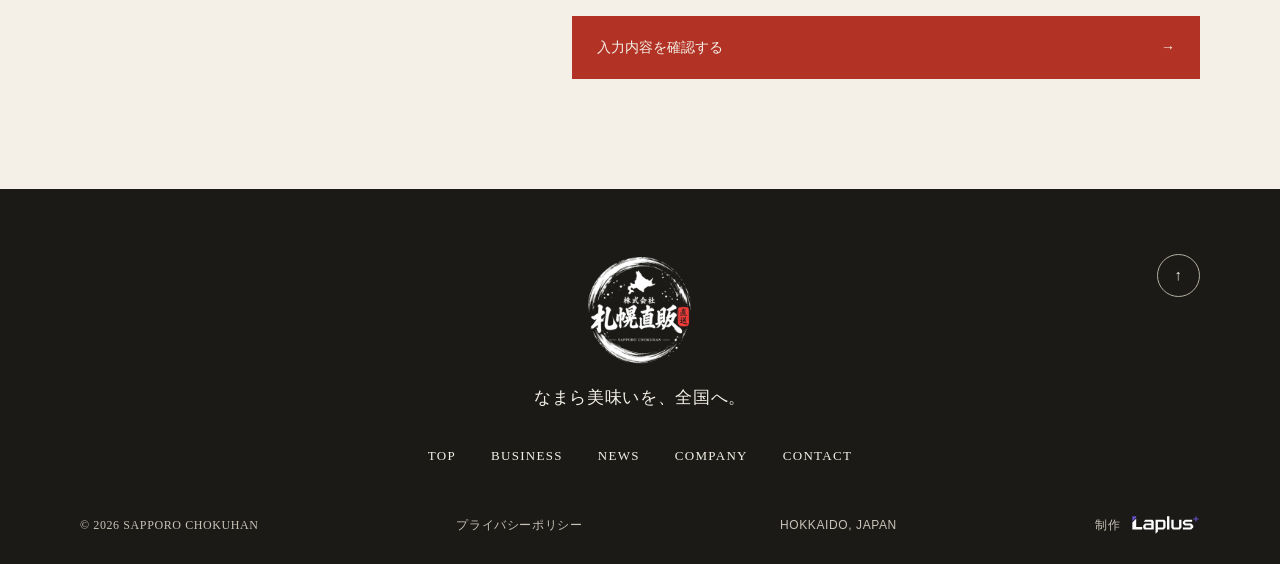
<file: contact.html>
<!doctype html><html lang="ja"><head><meta charset="utf-8"><meta name="viewport" content="width=device-width, initial-scale=1"><meta name="robots" content="noindex,nofollow"><meta name="theme-color" content="#f4f0e7"><title>ご注文・お問い合わせ | 株式会社 札幌直販</title><link rel="icon" type="image/svg+xml" href="assets/logo.svg"><link rel="stylesheet" href="assets/site.css?v=8254238d"></head><body><a class="skip-link" href="#main">本文へスキップ</a>
<header class="site-header">
  <a class="brand" href="index.html" aria-label="札幌直販 TOP"><img src="assets/logo.webp" alt="株式会社 札幌直販" width="98" height="98"><span>北海道の恵みを、<br>まっすぐ届ける。</span></a>
  <button class="menu-toggle" type="button" aria-expanded="false" aria-controls="site-nav"><span class="menu-word">MENU</span><span class="menu-lines" aria-hidden="true"></span></button>
  <nav class="site-nav" id="site-nav" aria-label="メインナビゲーション">
    <a href="index.html" >トップ<span lang="en">TOP</span></a>
    <div class="nav-item has-sub">
      <a href="business.html" >事業内容<span lang="en">BUSINESS</span></a>
      <ul class="nav-sub" aria-label="事業内容">
        <li><a href="business-wholesale.html"><span class="biz-num">01</span>海産物・青果の卸事業</a></li>
        <li><a href="business-online-sales.html"><span class="biz-num">02</span>EC・インターネット販売</a></li>
        <li><a href="business-fulfillment.html"><span class="biz-num">03</span>発送代行事業</a></li>
        <li><a href="business-events.html"><span class="biz-num">04</span>イベント・物産展事業</a></li>
        <li><a href="business-delivery.html"><span class="biz-num">05</span>軽貨物運送事業</a></li>
      </ul>
    </div>
    <a href="news.html" >お知らせ<span lang="en">NEWS</span></a>
    <a href="company.html" >会社概要<span lang="en">COMPANY</span></a>
    <a class="nav-contact" href="contact.html" aria-current="page">ご注文・お問い合わせ<span lang="en">CONTACT</span><b aria-hidden="true">→</b></a>
  </nav>
</header>
<main id="main"><section class="page-heading wrap"><p class="breadcrumb"><a href="index.html">TOP</a> / CONTACT</p><p class="eyebrow red">CONTACT</p><h1>ご注文・お問い合わせ</h1><p>北海道の美味しいものも、届けることも。<br>まずは、お気軽にご相談ください。</p></section>
<section class="contact-layout wrap"><aside class="contact-guide"><h2>商品を注文したい方も、<br>こちらから。</h2><p>ご希望の商品・数量・お届け先などをお知らせください。内容を確認し、在庫や価格、配送条件についてご案内します。</p><p class="contact-note">フォームの送信だけでは、ご注文は確定しません。お見積もりやお届け内容をご確認いただいたうえで、お取り引きを進めます。</p><div class="phone-contact"><span>お電話でのお問い合わせ</span><a href="tel:08040479810">080-4047-9810</a><small>株式会社 札幌直販</small></div></aside>
<div class="contact-form-wrap"><div class="form-notice">確認用プレビューです。入力・確認画面をご覧いただけますが、メールは送信されません。</div>
<form class="contact-form" method="post" action="contact.html" data-preview="true" id="contact-form">

<p class="required-note"><span>必須</span> の項目をご入力ください。</p>
<div class="form-row"><label for="inquiry-type">お問い合わせ内容 <span>必須</span></label><select id="inquiry-type" name="inquiry_type" required><option value="order" selected>商品のご注文・ご相談</option><option value="wholesale" >卸売・仕入れについて</option><option value="ec" >EC販売・運営について</option><option value="fulfillment" >発送代行について</option><option value="event" >イベント・物産展について</option><option value="delivery" >軽貨物配送について</option><option value="other" >その他のお問い合わせ</option></select></div>
<div class="form-row"><label for="customer-name">お名前 <span>必須</span></label><input id="customer-name" name="customer_name" value="" autocomplete="name" maxlength="100" required placeholder="例）札幌 太郎"></div>
<div class="form-row"><label for="company-name">会社名・店舗名 <small>任意</small></label><input id="company-name" name="company_name" value="" autocomplete="organization" maxlength="150" placeholder="例）株式会社〇〇"></div>
<div class="form-row"><label for="email">メールアドレス <span>必須</span></label><input id="email" name="email" value="" type="email" autocomplete="email" maxlength="254" required placeholder="例）name@example.com"></div>
<div class="form-row"><label for="phone">電話番号 <small>任意</small></label><input id="phone" name="phone" value="" type="tel" autocomplete="tel" maxlength="40" placeholder="例）090-1234-5678"></div>
<div class="form-row"><label for="message">お問い合わせ詳細 <span>必須</span></label><p class="field-help" id="message-help">商品のご注文は「商品名・数量・お届け先の都道府県・希望時期」を、わかる範囲でご記入ください。</p><textarea id="message" name="message" rows="7" maxlength="5000" required aria-describedby="message-help" placeholder="ご希望の商品や、ご相談内容をお聞かせください。"></textarea></div>
<div class="honey" aria-hidden="true"><label for="website">この欄は空のままにしてください</label><input id="website" name="website" tabindex="-1" autocomplete="off"></div>
<label class="consent"><input type="checkbox" name="consent" value="1"  required><span><a href="privacy.html" target="_blank" rel="noopener">プライバシーポリシー<span class="sr-only">（新しいタブで開く）</span></a>に同意する</span></label>
<p class="form-error" role="alert" hidden></p><button class="submit-button" type="submit">入力内容を確認する <span aria-hidden="true">→</span></button>
<noscript><p class="field-help">JavaScriptが無効の場合、確認画面を省略して送信します。内容をご確認のうえボタンを押してください。</p></noscript>
</form>
<dialog class="confirm-dialog" aria-labelledby="confirm-title"><div class="dialog-inner"><p class="eyebrow red">CONFIRM</p><h2 id="confirm-title">入力内容の確認</h2><p>内容をご確認のうえ、送信してください。</p><dl class="confirm-details"></dl><div class="dialog-actions"><button type="button" class="confirm-back">修正する</button><button type="button" class="confirm-send submit-button">この内容で送信する →</button></div></div></dialog>
<div id="preview-result" class="form-result" hidden tabindex="-1"><p class="eyebrow red">PREVIEW</p><h2>入力内容を確認できました。</h2><p>これは確認用のプレビューです。<br>お問い合わせは送信されていません。</p><p>WordPressにテーマを導入し、メール設定後に実際の送信ができます。</p><button type="button" class="preview-reset plain-link">フォームに戻る →</button></div>
</div></section></main>
<footer class="site-footer"><div class="wrap footer-main"><a class="footer-brand" href="index.html"><img src="assets/logo-light.webp" alt="株式会社 札幌直販" width="115" height="115"><span>なまら美味いを、全国へ。</span></a><div class="footer-links"><a href="index.html">TOP</a><a href="business.html">BUSINESS</a><a href="news.html">NEWS</a><a href="company.html">COMPANY</a><a href="contact.html">CONTACT</a></div><a class="back-top" href="#" aria-label="ページの先頭へ">↑</a></div><div class="wrap footer-bottom"><small>© 2026 SAPPORO CHOKUHAN</small><a href="privacy.html">プライバシーポリシー</a><span>HOKKAIDO, JAPAN</span><a class="footer-credit" href="https://laplusgroup.com/" target="_blank" rel="noopener">制作<img src="assets/laplus-light.svg" alt="Laplus（新しいタブで開く）" width="69" height="20" loading="lazy"></a></div></footer>
<script defer src="assets/site.js?v=eac50b95"></script></body></html>
</file>
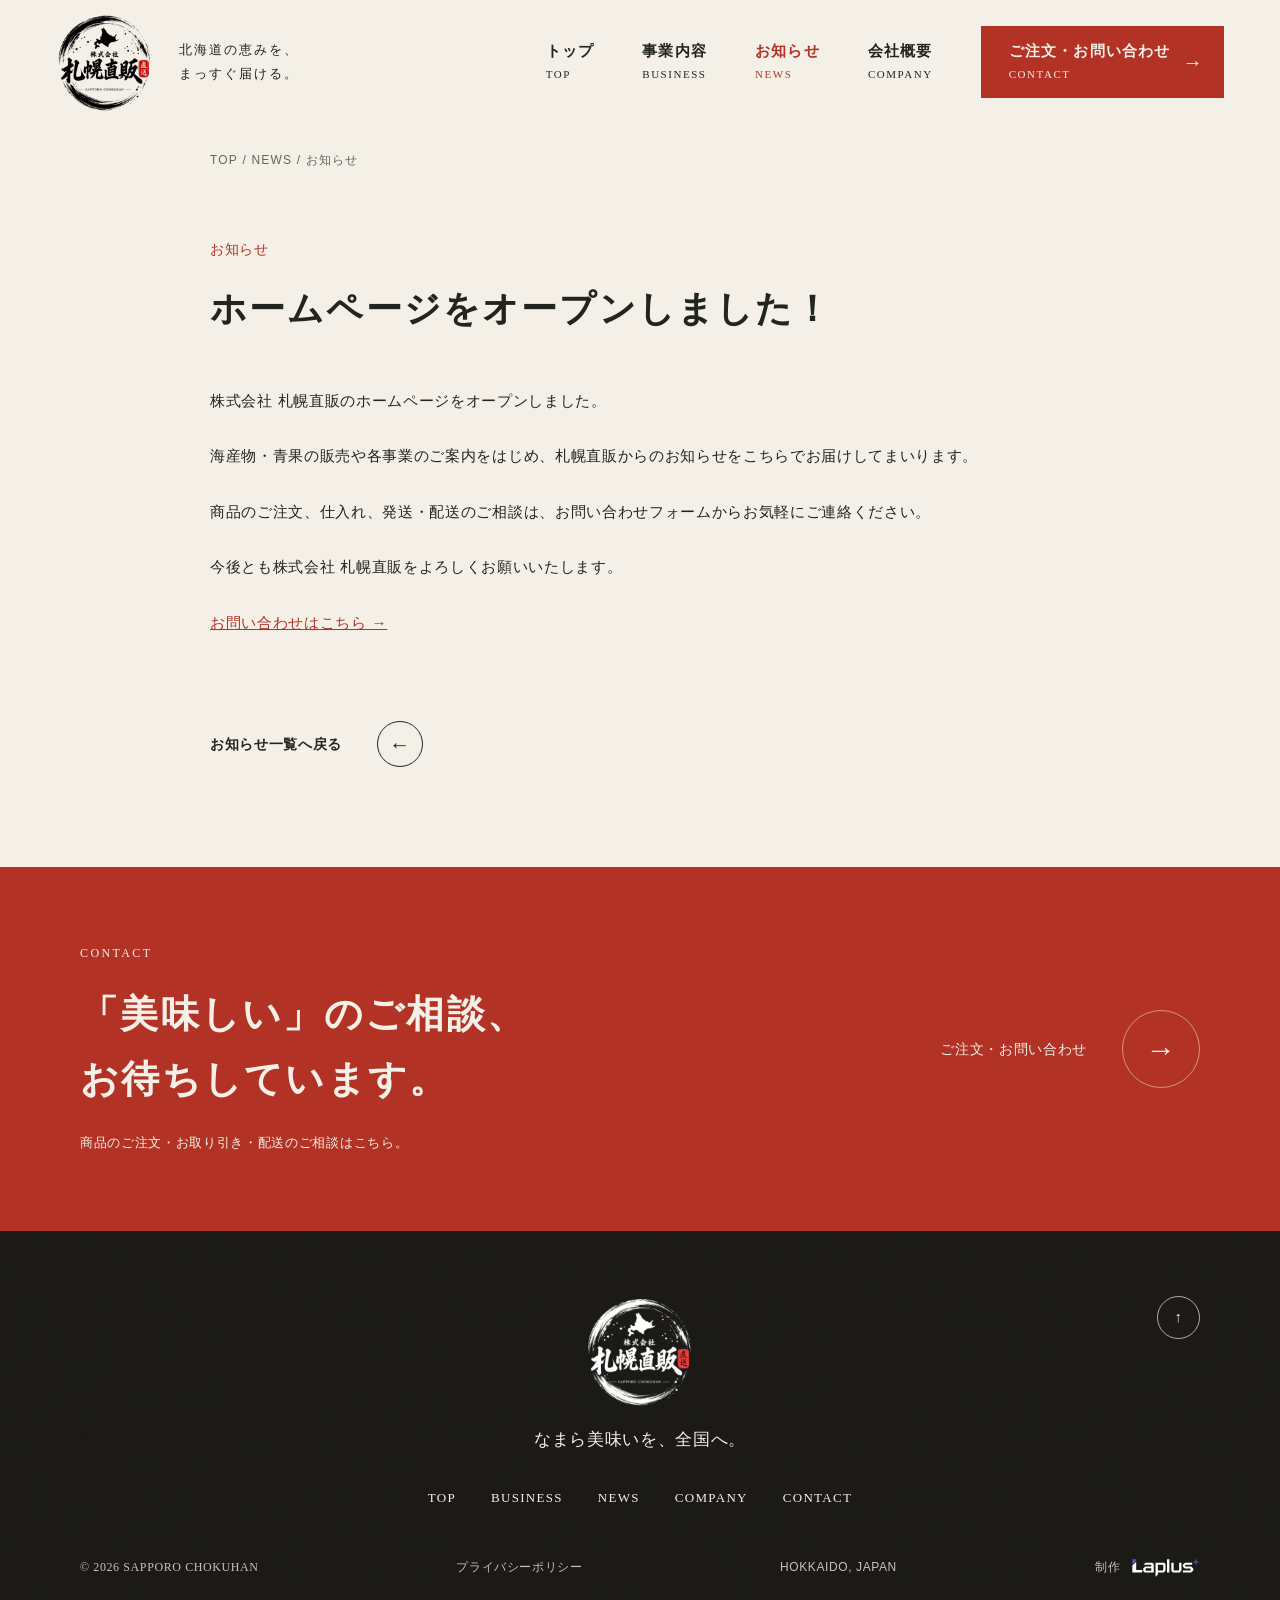
<file: news-website-open.html>
<!doctype html><html lang="ja"><head><meta charset="utf-8"><meta name="viewport" content="width=device-width, initial-scale=1"><meta name="robots" content="noindex,nofollow"><meta name="theme-color" content="#f4f0e7"><title>ホームページをオープンしました！ | 株式会社 札幌直販</title><link rel="icon" type="image/svg+xml" href="assets/logo.svg"><link rel="stylesheet" href="assets/site.css?v=8254238d"></head><body><a class="skip-link" href="#main">本文へスキップ</a>
<header class="site-header">
  <a class="brand" href="index.html" aria-label="札幌直販 TOP"><img src="assets/logo.webp" alt="株式会社 札幌直販" width="98" height="98"><span>北海道の恵みを、<br>まっすぐ届ける。</span></a>
  <button class="menu-toggle" type="button" aria-expanded="false" aria-controls="site-nav"><span class="menu-word">MENU</span><span class="menu-lines" aria-hidden="true"></span></button>
  <nav class="site-nav" id="site-nav" aria-label="メインナビゲーション">
    <a href="index.html" >トップ<span lang="en">TOP</span></a>
    <div class="nav-item has-sub">
      <a href="business.html" >事業内容<span lang="en">BUSINESS</span></a>
      <ul class="nav-sub" aria-label="事業内容">
        <li><a href="business-wholesale.html"><span class="biz-num">01</span>海産物・青果の卸事業</a></li>
        <li><a href="business-online-sales.html"><span class="biz-num">02</span>EC・インターネット販売</a></li>
        <li><a href="business-fulfillment.html"><span class="biz-num">03</span>発送代行事業</a></li>
        <li><a href="business-events.html"><span class="biz-num">04</span>イベント・物産展事業</a></li>
        <li><a href="business-delivery.html"><span class="biz-num">05</span>軽貨物運送事業</a></li>
      </ul>
    </div>
    <a href="news.html" aria-current="page">お知らせ<span lang="en">NEWS</span></a>
    <a href="company.html" >会社概要<span lang="en">COMPANY</span></a>
    <a class="nav-contact" href="contact.html" >ご注文・お問い合わせ<span lang="en">CONTACT</span><b aria-hidden="true">→</b></a>
  </nav>
</header>
<main id="main"><article class="article wrap"><p class="breadcrumb"><a href="index.html">TOP</a> / <a href="news.html">NEWS</a> / お知らせ</p><div class="article-meta">お知らせ</div><h1>ホームページをオープンしました！</h1><div class="article-content"><p>株式会社 札幌直販のホームページをオープンしました。</p><p>海産物・青果の販売や各事業のご案内をはじめ、札幌直販からのお知らせをこちらでお届けしてまいります。</p><p>商品のご注文、仕入れ、発送・配送のご相談は、お問い合わせフォームからお気軽にご連絡ください。</p><p>今後とも株式会社 札幌直販をよろしくお願いいたします。</p><p><a href="contact.html">お問い合わせはこちら →</a></p></div><a class="text-link" href="news.html">お知らせ一覧へ戻る<span class="round-arrow" aria-hidden="true">←</span></a></article><section class="contact-cta"><div class="wrap"><div><p class="eyebrow">CONTACT</p><h2>「美味しい」のご相談、<br>お待ちしています。</h2><p>商品のご注文・お取り引き・配送のご相談はこちら。</p></div><a href="contact.html" aria-label="ご注文・お問い合わせフォームへ"><span>ご注文・お問い合わせ</span><b aria-hidden="true">→</b></a></div></section>
</main>
<footer class="site-footer"><div class="wrap footer-main"><a class="footer-brand" href="index.html"><img src="assets/logo-light.webp" alt="株式会社 札幌直販" width="115" height="115"><span>なまら美味いを、全国へ。</span></a><div class="footer-links"><a href="index.html">TOP</a><a href="business.html">BUSINESS</a><a href="news.html">NEWS</a><a href="company.html">COMPANY</a><a href="contact.html">CONTACT</a></div><a class="back-top" href="#" aria-label="ページの先頭へ">↑</a></div><div class="wrap footer-bottom"><small>© 2026 SAPPORO CHOKUHAN</small><a href="privacy.html">プライバシーポリシー</a><span>HOKKAIDO, JAPAN</span><a class="footer-credit" href="https://laplusgroup.com/" target="_blank" rel="noopener">制作<img src="assets/laplus-light.svg" alt="Laplus（新しいタブで開く）" width="69" height="20" loading="lazy"></a></div></footer>
<script defer src="assets/site.js?v=eac50b95"></script></body></html>
</file>
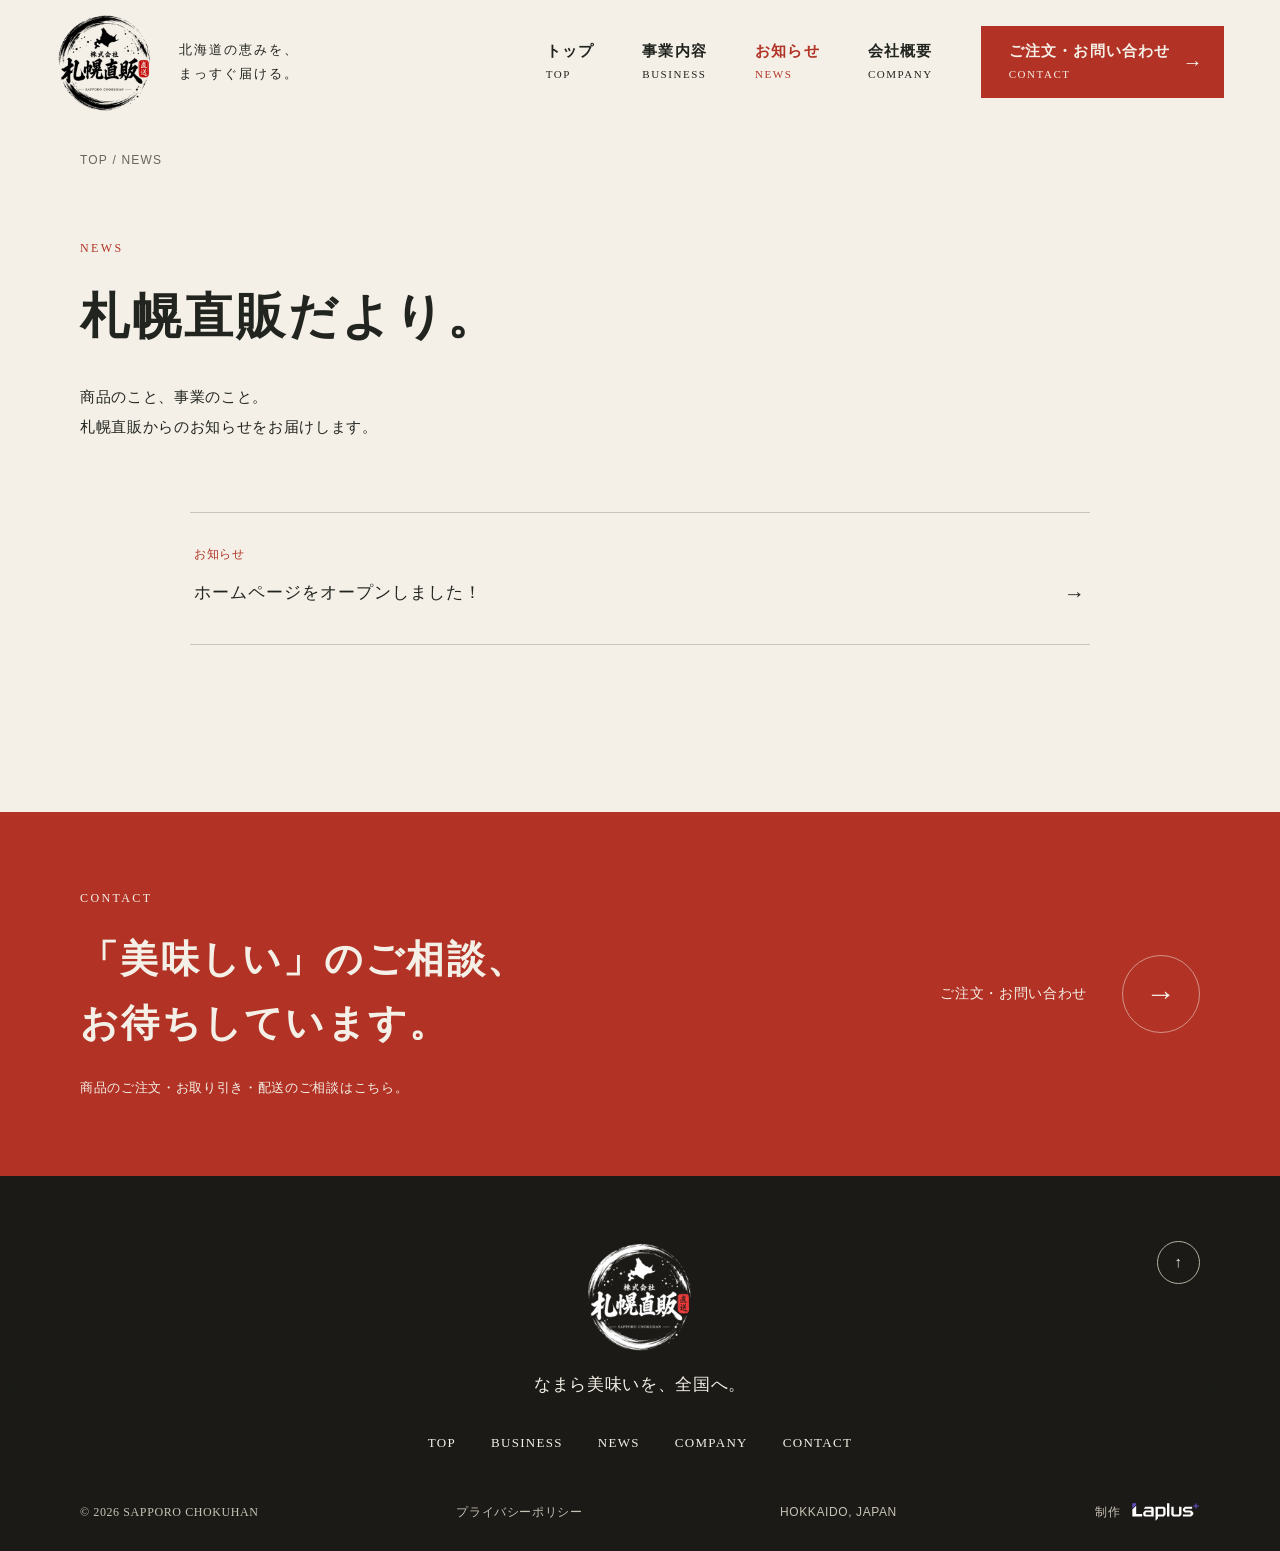
<file: news.html>
<!doctype html><html lang="ja"><head><meta charset="utf-8"><meta name="viewport" content="width=device-width, initial-scale=1"><meta name="robots" content="noindex,nofollow"><meta name="theme-color" content="#f4f0e7"><title>お知らせ | 株式会社 札幌直販</title><link rel="icon" type="image/svg+xml" href="assets/logo.svg"><link rel="stylesheet" href="assets/site.css?v=8254238d"></head><body><a class="skip-link" href="#main">本文へスキップ</a>
<header class="site-header">
  <a class="brand" href="index.html" aria-label="札幌直販 TOP"><img src="assets/logo.webp" alt="株式会社 札幌直販" width="98" height="98"><span>北海道の恵みを、<br>まっすぐ届ける。</span></a>
  <button class="menu-toggle" type="button" aria-expanded="false" aria-controls="site-nav"><span class="menu-word">MENU</span><span class="menu-lines" aria-hidden="true"></span></button>
  <nav class="site-nav" id="site-nav" aria-label="メインナビゲーション">
    <a href="index.html" >トップ<span lang="en">TOP</span></a>
    <div class="nav-item has-sub">
      <a href="business.html" >事業内容<span lang="en">BUSINESS</span></a>
      <ul class="nav-sub" aria-label="事業内容">
        <li><a href="business-wholesale.html"><span class="biz-num">01</span>海産物・青果の卸事業</a></li>
        <li><a href="business-online-sales.html"><span class="biz-num">02</span>EC・インターネット販売</a></li>
        <li><a href="business-fulfillment.html"><span class="biz-num">03</span>発送代行事業</a></li>
        <li><a href="business-events.html"><span class="biz-num">04</span>イベント・物産展事業</a></li>
        <li><a href="business-delivery.html"><span class="biz-num">05</span>軽貨物運送事業</a></li>
      </ul>
    </div>
    <a href="news.html" aria-current="page">お知らせ<span lang="en">NEWS</span></a>
    <a href="company.html" >会社概要<span lang="en">COMPANY</span></a>
    <a class="nav-contact" href="contact.html" >ご注文・お問い合わせ<span lang="en">CONTACT</span><b aria-hidden="true">→</b></a>
  </nav>
</header>
<main id="main"><section class="page-heading wrap"><p class="breadcrumb"><a href="index.html">TOP</a> / NEWS</p><p class="eyebrow red">NEWS</p><h1>札幌直販だより。</h1><p>商品のこと、事業のこと。<br>札幌直販からのお知らせをお届けします。</p></section><section class="news-page wrap" aria-label="お知らせ一覧"><a class="news-row" href="news-website-open.html"><div class="news-meta"><span>お知らせ</span></div><h3>ホームページをオープンしました！<b aria-hidden="true">→</b></h3></a></section><section class="contact-cta"><div class="wrap"><div><p class="eyebrow">CONTACT</p><h2>「美味しい」のご相談、<br>お待ちしています。</h2><p>商品のご注文・お取り引き・配送のご相談はこちら。</p></div><a href="contact.html" aria-label="ご注文・お問い合わせフォームへ"><span>ご注文・お問い合わせ</span><b aria-hidden="true">→</b></a></div></section>
</main>
<footer class="site-footer"><div class="wrap footer-main"><a class="footer-brand" href="index.html"><img src="assets/logo-light.webp" alt="株式会社 札幌直販" width="115" height="115"><span>なまら美味いを、全国へ。</span></a><div class="footer-links"><a href="index.html">TOP</a><a href="business.html">BUSINESS</a><a href="news.html">NEWS</a><a href="company.html">COMPANY</a><a href="contact.html">CONTACT</a></div><a class="back-top" href="#" aria-label="ページの先頭へ">↑</a></div><div class="wrap footer-bottom"><small>© 2026 SAPPORO CHOKUHAN</small><a href="privacy.html">プライバシーポリシー</a><span>HOKKAIDO, JAPAN</span><a class="footer-credit" href="https://laplusgroup.com/" target="_blank" rel="noopener">制作<img src="assets/laplus-light.svg" alt="Laplus（新しいタブで開く）" width="69" height="20" loading="lazy"></a></div></footer>
<script defer src="assets/site.js?v=eac50b95"></script></body></html>
</file>
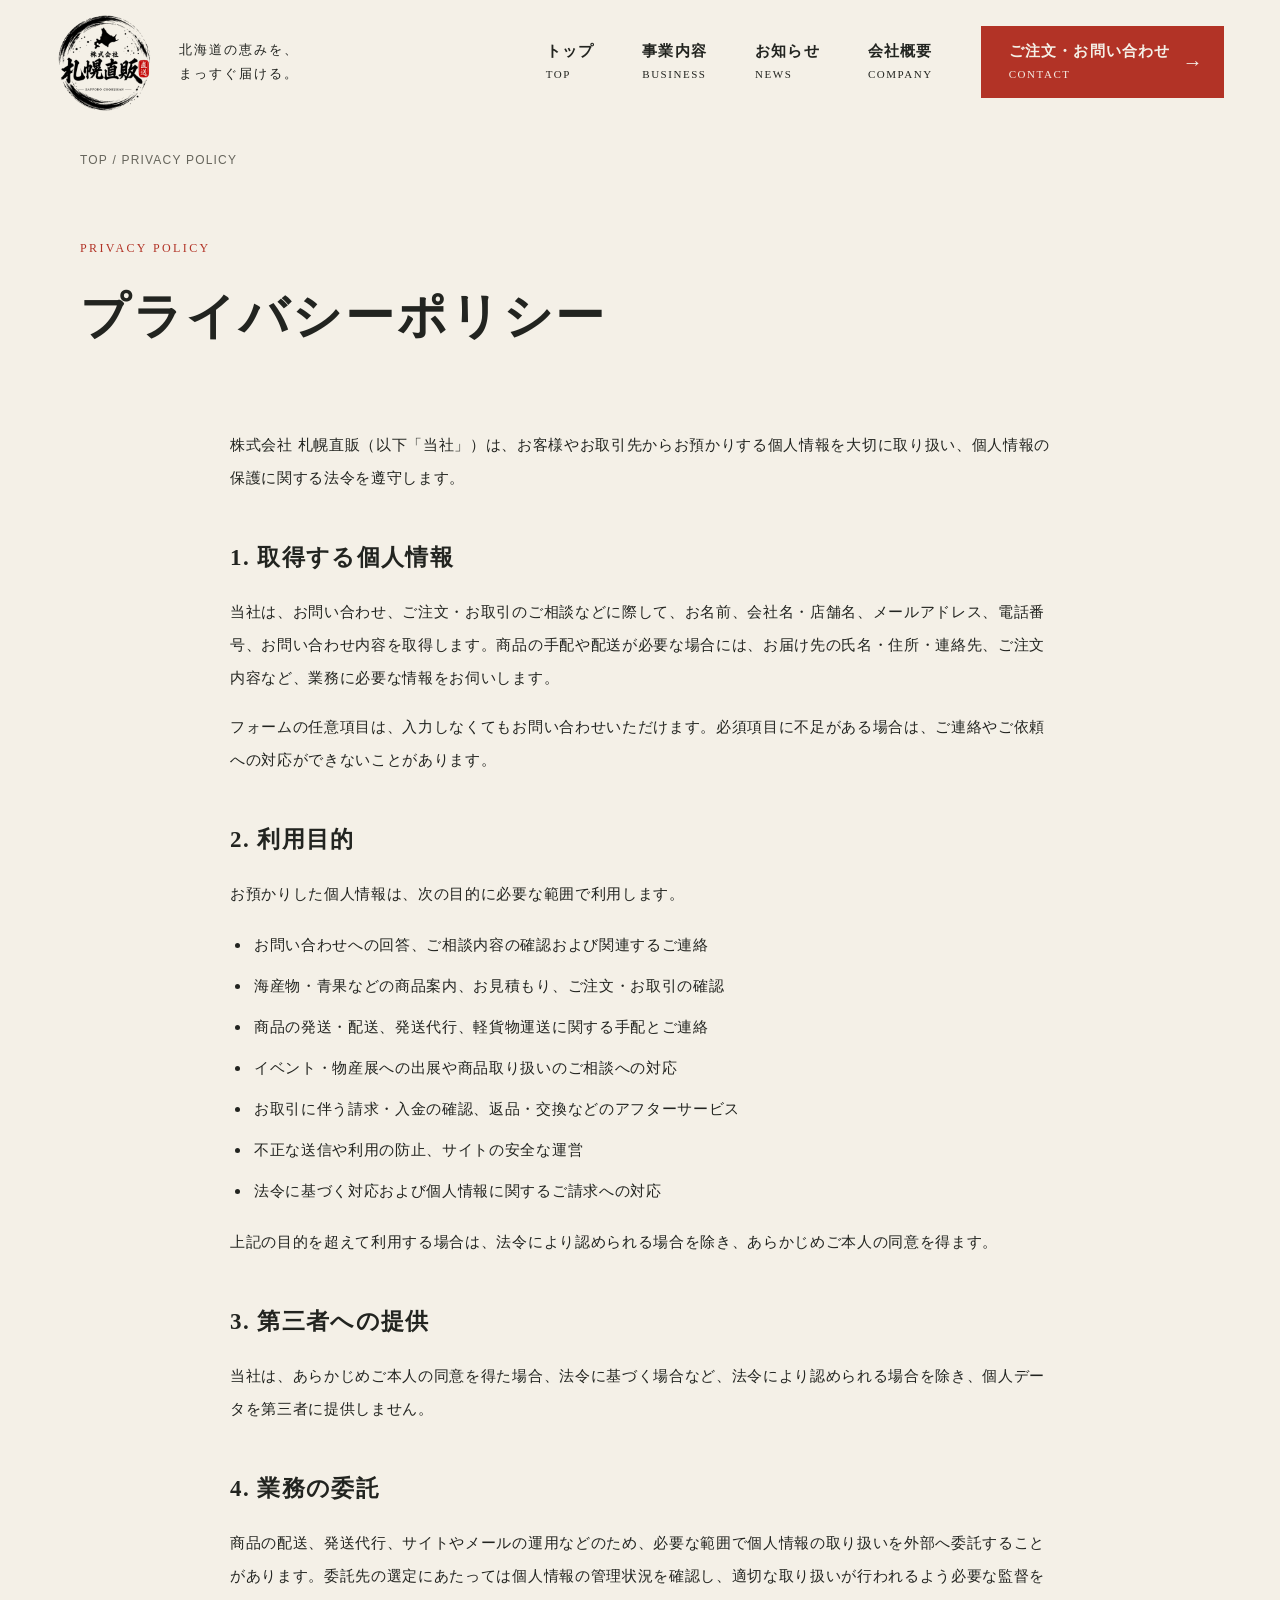
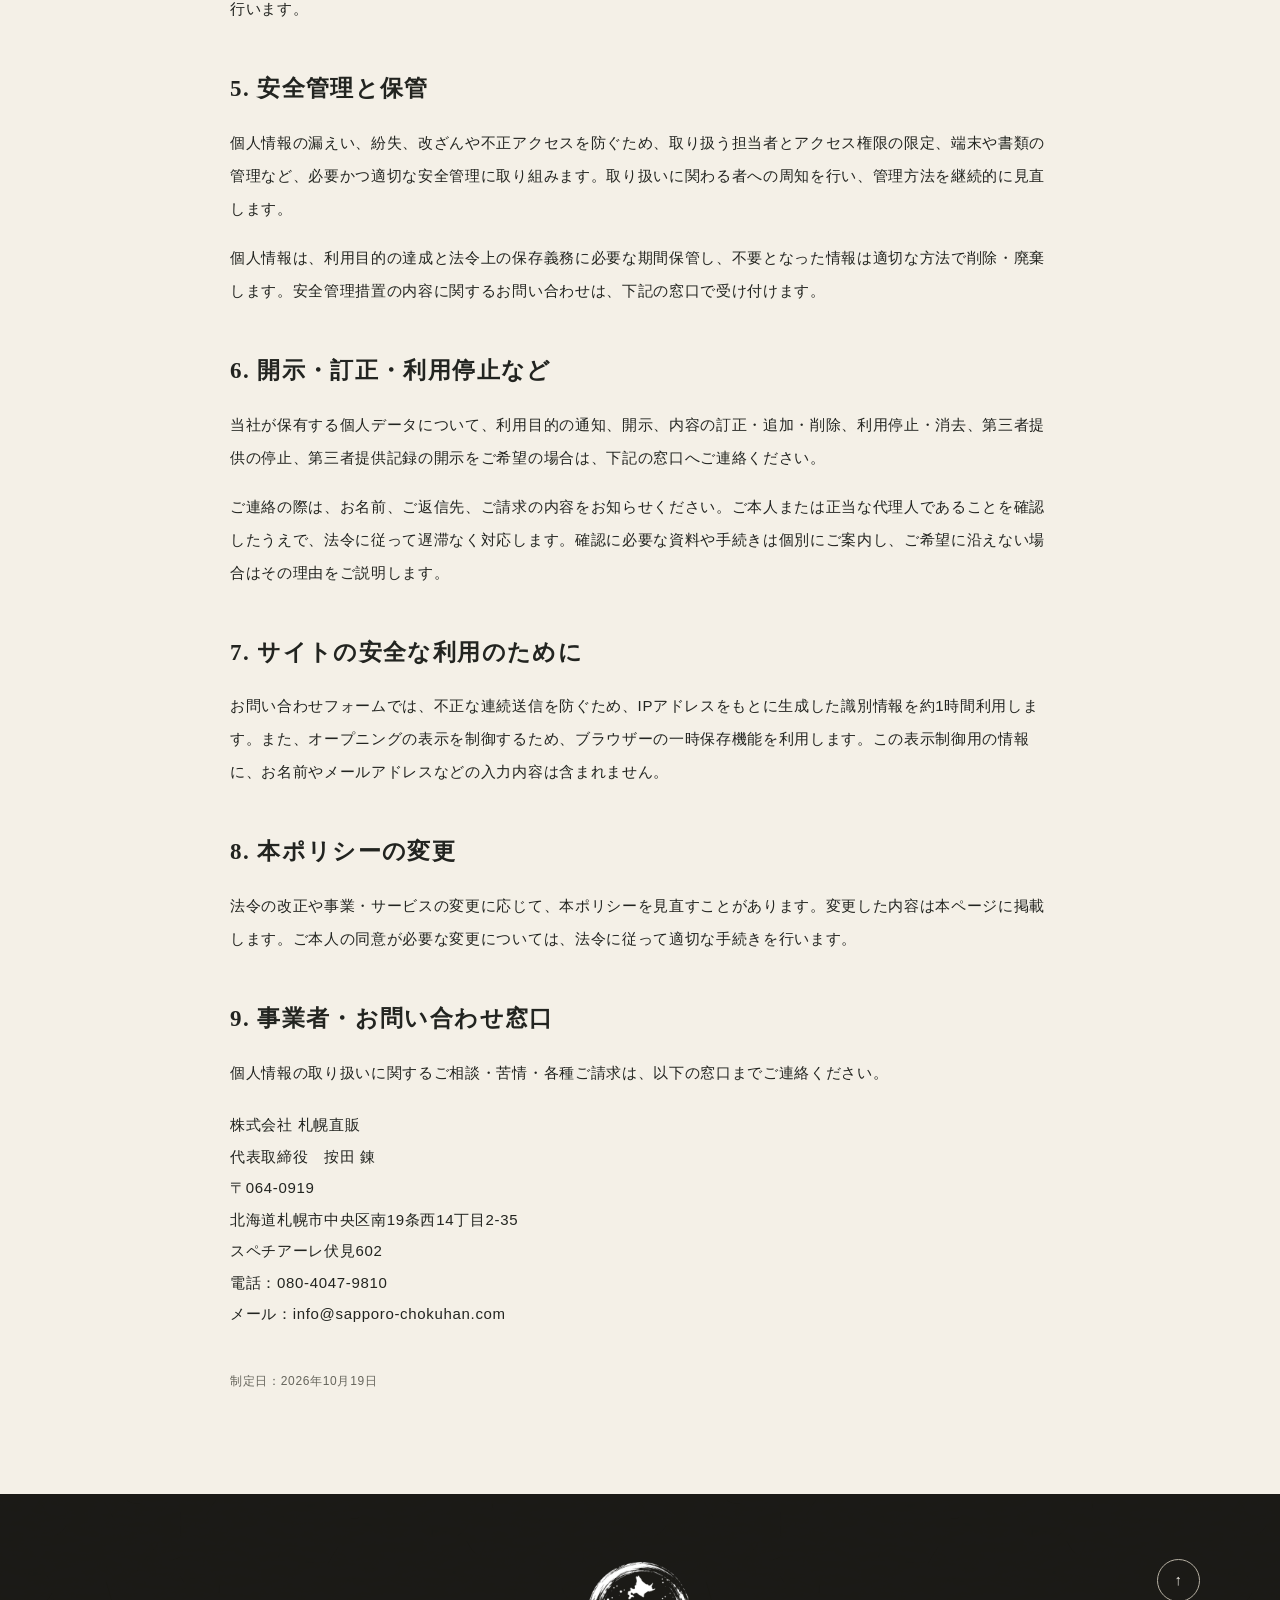
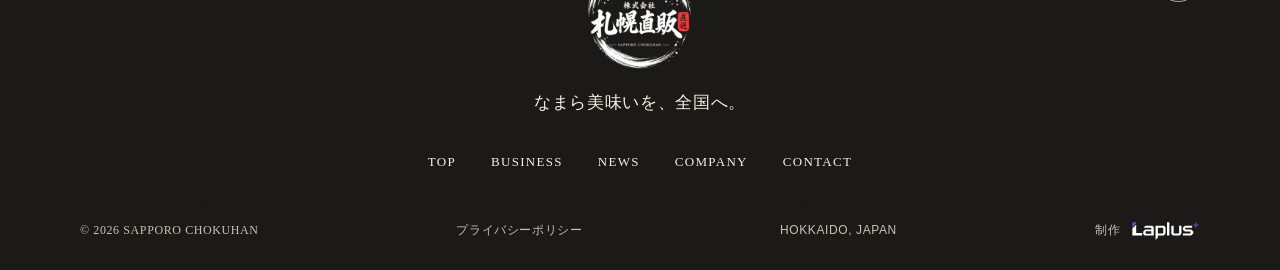
<file: privacy.html>
<!doctype html><html lang="ja"><head><meta charset="utf-8"><meta name="viewport" content="width=device-width, initial-scale=1"><meta name="robots" content="noindex,nofollow"><meta name="theme-color" content="#f4f0e7"><title>プライバシーポリシー | 株式会社 札幌直販</title><link rel="icon" type="image/svg+xml" href="assets/logo.svg"><link rel="stylesheet" href="assets/site.css?v=8254238d"></head><body><a class="skip-link" href="#main">本文へスキップ</a>
<header class="site-header">
  <a class="brand" href="index.html" aria-label="札幌直販 TOP"><img src="assets/logo.webp" alt="株式会社 札幌直販" width="98" height="98"><span>北海道の恵みを、<br>まっすぐ届ける。</span></a>
  <button class="menu-toggle" type="button" aria-expanded="false" aria-controls="site-nav"><span class="menu-word">MENU</span><span class="menu-lines" aria-hidden="true"></span></button>
  <nav class="site-nav" id="site-nav" aria-label="メインナビゲーション">
    <a href="index.html" >トップ<span lang="en">TOP</span></a>
    <div class="nav-item has-sub">
      <a href="business.html" >事業内容<span lang="en">BUSINESS</span></a>
      <ul class="nav-sub" aria-label="事業内容">
        <li><a href="business-wholesale.html"><span class="biz-num">01</span>海産物・青果の卸事業</a></li>
        <li><a href="business-online-sales.html"><span class="biz-num">02</span>EC・インターネット販売</a></li>
        <li><a href="business-fulfillment.html"><span class="biz-num">03</span>発送代行事業</a></li>
        <li><a href="business-events.html"><span class="biz-num">04</span>イベント・物産展事業</a></li>
        <li><a href="business-delivery.html"><span class="biz-num">05</span>軽貨物運送事業</a></li>
      </ul>
    </div>
    <a href="news.html" >お知らせ<span lang="en">NEWS</span></a>
    <a href="company.html" >会社概要<span lang="en">COMPANY</span></a>
    <a class="nav-contact" href="contact.html" >ご注文・お問い合わせ<span lang="en">CONTACT</span><b aria-hidden="true">→</b></a>
  </nav>
</header>
<main id="main">
  <section class="page-heading wrap"><p class="breadcrumb"><a href="index.html">TOP</a> / PRIVACY POLICY</p><p class="eyebrow red">PRIVACY POLICY</p><h1>プライバシーポリシー</h1></section>
  <div class="privacy-content wrap">
    <p>株式会社 札幌直販（以下「当社」）は、お客様やお取引先からお預かりする個人情報を大切に取り扱い、個人情報の保護に関する法令を遵守します。</p>
    <section><h2>1. 取得する個人情報</h2><p>当社は、お問い合わせ、ご注文・お取引のご相談などに際して、お名前、会社名・店舗名、メールアドレス、電話番号、お問い合わせ内容を取得します。商品の手配や配送が必要な場合には、お届け先の氏名・住所・連絡先、ご注文内容など、業務に必要な情報をお伺いします。</p><p>フォームの任意項目は、入力しなくてもお問い合わせいただけます。必須項目に不足がある場合は、ご連絡やご依頼への対応ができないことがあります。</p></section>
    <section><h2>2. 利用目的</h2><p>お預かりした個人情報は、次の目的に必要な範囲で利用します。</p><ul><li>お問い合わせへの回答、ご相談内容の確認および関連するご連絡</li><li>海産物・青果などの商品案内、お見積もり、ご注文・お取引の確認</li><li>商品の発送・配送、発送代行、軽貨物運送に関する手配とご連絡</li><li>イベント・物産展への出展や商品取り扱いのご相談への対応</li><li>お取引に伴う請求・入金の確認、返品・交換などのアフターサービス</li><li>不正な送信や利用の防止、サイトの安全な運営</li><li>法令に基づく対応および個人情報に関するご請求への対応</li></ul><p>上記の目的を超えて利用する場合は、法令により認められる場合を除き、あらかじめご本人の同意を得ます。</p></section>
    <section><h2>3. 第三者への提供</h2><p>当社は、あらかじめご本人の同意を得た場合、法令に基づく場合など、法令により認められる場合を除き、個人データを第三者に提供しません。</p></section>
    <section><h2>4. 業務の委託</h2><p>商品の配送、発送代行、サイトやメールの運用などのため、必要な範囲で個人情報の取り扱いを外部へ委託することがあります。委託先の選定にあたっては個人情報の管理状況を確認し、適切な取り扱いが行われるよう必要な監督を行います。</p></section>
    <section><h2>5. 安全管理と保管</h2><p>個人情報の漏えい、紛失、改ざんや不正アクセスを防ぐため、取り扱う担当者とアクセス権限の限定、端末や書類の管理など、必要かつ適切な安全管理に取り組みます。取り扱いに関わる者への周知を行い、管理方法を継続的に見直します。</p><p>個人情報は、利用目的の達成と法令上の保存義務に必要な期間保管し、不要となった情報は適切な方法で削除・廃棄します。安全管理措置の内容に関するお問い合わせは、下記の窓口で受け付けます。</p></section>
    <section><h2>6. 開示・訂正・利用停止など</h2><p>当社が保有する個人データについて、利用目的の通知、開示、内容の訂正・追加・削除、利用停止・消去、第三者提供の停止、第三者提供記録の開示をご希望の場合は、下記の窓口へご連絡ください。</p><p>ご連絡の際は、お名前、ご返信先、ご請求の内容をお知らせください。ご本人または正当な代理人であることを確認したうえで、法令に従って遅滞なく対応します。確認に必要な資料や手続きは個別にご案内し、ご希望に沿えない場合はその理由をご説明します。</p></section>
    <section><h2>7. サイトの安全な利用のために</h2><p>お問い合わせフォームでは、不正な連続送信を防ぐため、IPアドレスをもとに生成した識別情報を約1時間利用します。また、オープニングの表示を制御するため、ブラウザーの一時保存機能を利用します。この表示制御用の情報に、お名前やメールアドレスなどの入力内容は含まれません。</p></section>
    <section><h2>8. 本ポリシーの変更</h2><p>法令の改正や事業・サービスの変更に応じて、本ポリシーを見直すことがあります。変更した内容は本ページに掲載します。ご本人の同意が必要な変更については、法令に従って適切な手続きを行います。</p></section>
    <section><h2>9. 事業者・お問い合わせ窓口</h2><p>個人情報の取り扱いに関するご相談・苦情・各種ご請求は、以下の窓口までご連絡ください。</p><address class="privacy-contact">株式会社 札幌直販<br>代表取締役　按田 錬<br>〒064-0919<br>北海道札幌市中央区南19条西14丁目2-35<br>スペチアーレ伏見602<br>電話：<a href="tel:08040479810">080-4047-9810</a><br>メール：<a href="mailto:info@sapporo-chokuhan.com">info@sapporo-chokuhan.com</a></address></section>
    <p class="privacy-date">制定日：2026年10月19日</p>
  </div>
</main>
<footer class="site-footer"><div class="wrap footer-main"><a class="footer-brand" href="index.html"><img src="assets/logo-light.webp" alt="株式会社 札幌直販" width="115" height="115"><span>なまら美味いを、全国へ。</span></a><div class="footer-links"><a href="index.html">TOP</a><a href="business.html">BUSINESS</a><a href="news.html">NEWS</a><a href="company.html">COMPANY</a><a href="contact.html">CONTACT</a></div><a class="back-top" href="#" aria-label="ページの先頭へ">↑</a></div><div class="wrap footer-bottom"><small>© 2026 SAPPORO CHOKUHAN</small><a href="privacy.html">プライバシーポリシー</a><span>HOKKAIDO, JAPAN</span><a class="footer-credit" href="https://laplusgroup.com/" target="_blank" rel="noopener">制作<img src="assets/laplus-light.svg" alt="Laplus（新しいタブで開く）" width="69" height="20" loading="lazy"></a></div></footer>
<script defer src="assets/site.js?v=eac50b95"></script></body></html>
</file>
<file: assets/site.css>
:root{--paper:#f4f0e7;--paper-deep:#eae5d9;--ink:#222420;--red:#b23326;--muted:#66655c;--line:#d5d0c4;--serif:"Yu Mincho","Hiragino Mincho ProN","Noto Serif JP",serif;--sans:"Hiragino Kaku Gothic ProN","Yu Gothic",Meiryo,sans-serif}*{box-sizing:border-box}html{scroll-behavior:smooth;scroll-padding-top:30px}body{margin:0;background:var(--paper);color:var(--ink);font-family:var(--sans);font-size:15px;line-height:1.9;letter-spacing:.045em}body::before{content:"";position:fixed;inset:0;z-index:9;pointer-events:none;opacity:.035;background-image:url("data:image/svg+xml,%3Csvg viewBox='0 0 180 180' xmlns='http://www.w3.org/2000/svg'%3E%3Cfilter id='n'%3E%3CfeTurbulence type='fractalNoise' baseFrequency='.72' numOctaves='3' stitchTiles='stitch'/%3E%3C/filter%3E%3Crect width='100%25' height='100%25' opacity='.8' filter='url(%23n)'/%3E%3C/svg%3E")}a{color:inherit;text-decoration:none}button,input,textarea,select{font:inherit}button,a,input,select,textarea,summary{-webkit-tap-highlight-color:transparent}button{cursor:pointer}button:focus-visible,a:focus-visible,summary:focus-visible,input:focus-visible,select:focus-visible,textarea:focus-visible{outline:2px solid var(--red);outline-offset:5px}button{color:inherit}img{display:block;max-width:100%;height:auto}h1,h2,h3,p{margin:0}h1,h2,h3{font-family:var(--serif);font-weight:600;letter-spacing:.06em;word-break:keep-all;overflow-wrap:break-word}h2{font-size:clamp(30px,3.3vw,46px);line-height:1.65}em{font-style:normal}p{word-break:normal;overflow-wrap:anywhere}p+p{margin-top:1.5em}.wrap{width:min(1120px,calc(100% - 112px));margin-inline:auto}.section-pad{padding-block:110px}.red{color:var(--red)}.eyebrow{font-family:Georgia,serif;font-size:12px;letter-spacing:.2em}.section-label{font-family:Georgia,var(--serif);font-size:13px;letter-spacing:.1em;display:flex;align-items:center;gap:14px;margin-bottom:35px}.section-label>span{color:var(--red);font-size:11px}.section-label small{font-family:var(--sans);font-size:11px;letter-spacing:.08em;margin-left:6px}.round-arrow{width:46px;height:46px;display:inline-grid;place-content:center;border:1px solid currentColor;border-radius:50%;font-family:var(--sans);font-size:21px;line-height:1;transition:background .2s,color .2s,transform .2s}.text-link{display:inline-flex;align-items:center;gap:35px;font-size:13px;font-weight:600}.text-link:hover .round-arrow{background:var(--red);border-color:var(--red);color:white;transform:translateX(3px)}.plain-link{font-size:12px;display:inline-flex;gap:28px;align-items:center;background:none;border:0;padding:0}.plain-link:hover{color:var(--red)}.skip-link{position:fixed;top:-100px;left:16px;background:var(--paper);padding:10px;z-index:100}.skip-link:focus{top:10px}.sr-only{position:absolute;width:1px;height:1px;overflow:hidden;clip:rect(0,0,0,0)}
.site-header{height:124px;display:flex;align-items:center;justify-content:space-between;padding:10px 4.4%;position:relative;z-index:20;background:var(--paper)}.brand{display:flex;align-items:center;gap:25px}.brand img{width:98px;height:98px}.brand>span{font-family:var(--serif);font-size:13px;line-height:1.85;letter-spacing:.15em}.site-nav{display:flex;align-items:center;gap:48px}.site-nav>a{font-family:Georgia,serif;font-size:16px;line-height:1.4;letter-spacing:.1em;position:relative}.site-nav>a>span{font-family:var(--sans);display:block;font-size:10px;margin-top:6px;letter-spacing:.04em}.site-nav>a[aria-current=page]{color:var(--red)}.site-nav>a:hover{color:var(--red)}.site-nav .nav-contact{padding:15px 53px 15px 28px;background:var(--red);color:var(--paper)}.nav-contact b{font-family:var(--sans);position:absolute;right:20px;top:20px;font-size:20px;font-weight:400}.site-nav .nav-contact:hover,.site-nav .nav-contact[aria-current=page]{color:var(--paper);background:#90271d}.menu-toggle{display:none}
.hero{position:relative;display:grid;grid-template-columns:46% 54%;padding-bottom:66px}.hero-copy{padding:38px 0 38px max(56px,calc((100vw - 1120px)/2));z-index:2}.hero-copy .eyebrow{margin-bottom:28px}.hero h1{font-size:clamp(56px,6.4vw,88px);line-height:1.38;letter-spacing:.13em;font-weight:600}.hero h1 em{color:var(--red)}.hero-description{font-family:var(--serif);font-size:16px;line-height:2.1;margin-top:24px}.hero-copy .text-link{margin-top:29px}.hero-visual{position:relative;min-height:640px;overflow:visible;background:#24221b}.hero-slides{position:absolute;inset:0;overflow:hidden}.hero-photo{position:absolute;inset:0;width:100%;height:100%;object-fit:cover;object-position:63% center;opacity:0;transition:opacity 1s ease}.hero-photo.is-current{opacity:1}.hero-photo:nth-child(2){object-position:50% center}.hero-photo:nth-child(3){object-position:60% center}.vertical-caption{writing-mode:vertical-rl;position:absolute;right:30px;top:33px;color:white;font-family:var(--serif);font-size:18px;letter-spacing:.25em;background:#24221b7d;padding:16px 5px}.origin-stamp{position:absolute;bottom:89px;left:-45px;background:var(--red);color:var(--paper);border-radius:50%;width:132px;height:132px;display:flex;flex-direction:column;align-items:center;justify-content:center;line-height:1.8;letter-spacing:.15em;font-family:var(--serif)}.origin-stamp>span{font-size:16px}.origin-stamp>strong{font-size:24px;font-weight:600}.origin-stamp>small{font-family:Georgia,serif;font-size:8px;letter-spacing:.13em;margin-top:6px}.slide-control{position:absolute;right:24px;bottom:24px;display:flex;align-items:center;gap:15px;color:var(--paper);background:#252620;padding:8px 15px;font-family:Georgia,serif;font-size:12px}.slide-control button{background:transparent;border:0;color:inherit;min-width:30px;min-height:32px;padding:0;font-size:19px}.slide-control b{font-weight:400;margin-right:8px}.slide-control .slide-pause{font-size:14px}.image-note{position:absolute;top:18px;left:20px;color:#fff;background:#24221b85;padding:2px 6px;font-size:9px}.scroll-cue{position:absolute;bottom:7px;left:56px;font-family:Georgia,serif;font-size:10px;letter-spacing:.15em;display:flex;gap:28px}.scroll-cue span{font-size:20px;line-height:1}
.opening{display:none}.opening.is-active{position:fixed;inset:0;background:var(--paper);z-index:99;display:flex;flex-direction:column;align-items:center;justify-content:center;gap:28px;animation:opening-hide .7s 1.1s forwards;pointer-events:none}.opening p{font-family:var(--serif);letter-spacing:.22em;font-size:15px}.opening img{animation:opening-logo 1.1s both}@keyframes opening-hide{to{opacity:0;visibility:hidden}}@keyframes opening-logo{from{opacity:0;transform:translateY(12px)}to{opacity:1;transform:translateY(0)}}
.about{padding-top:100px}.about-layout{display:grid;grid-template-columns:1.12fr 1fr;gap:80px;padding-top:14px}.about h2{font-size:clamp(32px,3.7vw,48px);line-height:1.85}.about-body{padding-top:8px;line-height:2.25;font-size:14px}.about-body .lead{font-family:var(--serif);font-size:23px;line-height:1.8;margin-bottom:26px}.food-section{background:var(--paper-deep)}.section-heading{display:flex;align-items:flex-end;justify-content:space-between;gap:30px;margin-bottom:55px}.section-heading>p{font-size:13px;line-height:2.1}.section-heading .section-label{margin-bottom:20px}.food-grid{display:grid;grid-template-columns:1fr 1fr;gap:48px}.food-item-lower{padding-top:110px}.food-image{position:relative;aspect-ratio:1.22;overflow:hidden}.food-image img{width:100%;height:100%;object-fit:cover;transition:transform .8s}.food-item:hover .food-image img{transform:scale(1.035)}.food-image>span{position:absolute;bottom:0;left:0;background:var(--paper-deep);padding:12px 18px 0 0;font-family:Georgia,serif;font-size:11px;letter-spacing:.15em}.food-text{display:grid;grid-template-columns:28px 1fr;gap:16px;margin-top:31px}.food-number{font-family:Georgia,serif;font-size:11px;color:var(--red);padding-top:5px}.food-text h3{font-size:25px;margin-bottom:16px}.food-text p{font-size:13px;line-height:2.05}.food-text .plain-link{margin-top:24px}.section-note{font-size:10px;color:var(--muted);margin-top:45px;line-height:1.8}
.delivery-section{background:#252823;color:var(--paper);padding-bottom:85px}.delivery-layout{display:grid;grid-template-columns:1fr 1fr;align-items:center;gap:30px}.delivery-section .section-label>span{color:#e38b79}.delivery-section .section-label{margin-bottom:40px}.delivery-copy h2{font-size:clamp(34px,3.6vw,48px);line-height:1.7}.delivery-copy h2 em{color:#e6aa91}.delivery-copy p:not(.section-label){margin-top:30px;font-size:14px;line-height:2.1}.delivery-copy .text-link{margin-top:34px}.map-visual{position:relative}.map-visual img,.map-visual .delivery-map{width:100%;max-height:650px;object-fit:contain}.map-caption{position:absolute;left:0;top:55px;writing-mode:vertical-rl;font-family:var(--serif);font-size:15px;letter-spacing:.22em}.logistics-photo{margin-top:70px;position:relative;display:grid;grid-template-columns:1.25fr 1fr;background:#31362e}.logistics-photo>img{width:100%;height:360px;object-fit:cover}.logistics-caption{align-self:center;padding:35px 38px}.logistics-caption>span{font-family:Georgia,serif;font-size:11px;letter-spacing:.18em}.logistics-caption h3{font-size:27px;line-height:1.8;margin-top:20px}.logistics-caption small{font-size:9px;color:#c5c7bc;display:block;margin-top:22px}
.business{display:grid;grid-template-columns: .8fr 1.2fr;gap:65px}.business-intro .section-label{flex-wrap:wrap;gap:10px}.business-intro h2{font-size:44px}.business-intro>p:last-child{font-size:13px;line-height:2.1;margin-top:25px}.business-list details{border-top:1px solid var(--line)}.business-list details:last-child{border-bottom:1px solid var(--line)}.business-list summary{display:flex;align-items:center;gap:24px;list-style:none;padding:27px 0;cursor:pointer}.business-list summary::-webkit-details-marker{display:none}.business-list summary>span{font-family:Georgia,serif;font-size:12px;color:var(--red)}.business-list summary h3{font-size:23px;letter-spacing:.035em;line-height:1.7}.business-list summary b{position:relative;width:16px;height:16px;flex-shrink:0;margin-left:auto}.business-list summary b::before,.business-list summary b::after{content:"";position:absolute;width:14px;height:1px;background:var(--ink);top:8px;left:1px}.business-list summary b::after{transform:rotate(90deg)}.business-list details[open] summary b::after{transform:rotate(0deg)}.business-detail{padding:0 25px 30px 42px;font-size:13px;line-height:2.1}.business-detail a{display:inline-block;font-size:11px;color:var(--red);margin-top:18px}.news-section{background:#eae6db}.news-layout{display:grid;grid-template-columns:.9fr 1.3fr;gap:70px}.news-layout h2{font-size:35px;margin-bottom:30px}.news-row{display:block;padding:26px 4px;border-bottom:1px solid #cac6bc}.news-row:first-of-type{border-top:1px solid #cac6bc}.news-meta{display:flex;align-items:center;gap:22px;font-size:11px;color:var(--muted);margin-bottom:8px}.news-meta time{font-family:Georgia,serif;letter-spacing:.1em}.news-meta>span{color:var(--red);font-size:10px}.news-row h3{font-family:var(--sans);font-size:14px;font-weight:400;line-height:1.9;display:flex;align-items:center;justify-content:space-between;gap:20px}.news-row h3 b{font-size:21px;font-weight:400}.news-row:hover h3{color:var(--red)}.preview-note{font-size:11px;line-height:1.8;color:var(--muted);margin-bottom:18px}.empty-news{padding:30px 0;font-family:var(--serif);font-size:18px}.company{display:grid;grid-template-columns:1fr 1fr;gap:65px}.company h2{font-size:33px}.company-logo{margin-top:35px;max-width:175px}.company dl{margin:0;padding-top:5px;font-size:13px}.company dl>div{display:grid;grid-template-columns:90px 1fr;gap:25px;padding:20px 0;border-bottom:1px solid var(--line)}.company dt{color:var(--muted)}.company dd{margin:0;overflow-wrap:anywhere}.company a:hover{color:var(--red)}
.contact-cta{background:var(--red);color:var(--paper);padding:75px 0}.contact-cta>.wrap{display:flex;justify-content:space-between;align-items:center;gap:50px}.contact-cta h2{font-size:38px;line-height:1.7;margin-top:17px}.contact-cta p:not(.eyebrow){font-size:12px;margin-top:20px}.contact-cta a{display:flex;align-items:center;gap:35px;font-size:13px}.contact-cta a b{border:1px solid #f4f0e780;border-radius:50%;width:78px;height:78px;display:grid;place-content:center;font-size:30px;font-weight:400;transition:background .2s,color .2s}.contact-cta a:hover b{background:var(--paper);color:var(--red)}.site-footer{padding:55px 0 25px}.footer-main{display:flex;align-items:center;justify-content:space-between;gap:30px}.footer-brand{display:flex;align-items:center;gap:25px;font-family:var(--serif);font-size:17px}.footer-brand img{width:110px}.footer-links{display:flex;gap:35px;font-family:Georgia,serif;font-size:12px;letter-spacing:.1em}.back-top{border:1px solid var(--line);border-radius:50%;width:43px;height:43px;display:grid;place-content:center}.footer-bottom{display:flex;justify-content:space-between;gap:20px;align-items:center;margin-top:45px;color:var(--muted);font-size:9px;letter-spacing:.05em}.footer-bottom small{font-size:9px}
.page-heading{padding:25px 0 70px}.breadcrumb{font-size:9px;letter-spacing:.1em;color:var(--muted);margin-bottom:65px}.page-heading h1{font-size:49px;line-height:1.7;margin-top:15px}.page-heading>p:last-child{font-size:14px;margin-top:24px;line-height:2}.contact-layout{display:grid;grid-template-columns:.78fr 1.22fr;gap:90px;padding-bottom:110px}.contact-guide h2{font-size:27px;margin-bottom:25px}.contact-guide p{font-size:13px;line-height:2}.contact-guide .contact-note{font-size:12px;color:var(--muted)}.phone-contact{margin-top:45px;background:var(--paper-deep);padding:28px}.phone-contact span{font-size:11px;display:block}.phone-contact a{font-family:Georgia,serif;font-size:28px;letter-spacing:.04em;display:block}.phone-contact small{font-size:10px}.required-note{font-size:11px;text-align:right;margin-bottom:22px}.required-note span,.form-row label>span{color:var(--red);font-size:10px;margin-left:10px}.form-row{margin-bottom:26px}.form-row label{display:block;font-size:13px;margin-bottom:10px;font-weight:600}.form-row label small{font-size:10px;color:var(--muted);font-weight:400;margin-left:10px}.form-row input,.form-row select,.form-row textarea{width:100%;border:1px solid #ccc7bb;background:#faf7f0;border-radius:0;color:var(--ink);padding:14px 16px;font-size:15px;line-height:1.6;box-shadow:none}.form-row select{padding-right:28px;min-height:54px}.form-row textarea{resize:vertical;min-height:180px}.form-row input::placeholder,.form-row textarea::placeholder{color:#77756d;font-size:13px}.field-help{font-size:11px;line-height:1.8;color:var(--muted);margin:0 0 12px}.consent{display:flex;align-items:center;gap:10px;font-size:12px;margin:30px 0}.consent input{width:18px;height:18px;accent-color:var(--red);flex-shrink:0}.consent a{text-decoration:underline;text-underline-offset:4px}.submit-button{background:var(--red);color:var(--paper);border:0;display:flex;align-items:center;justify-content:space-between;width:100%;padding:20px 25px;font-size:14px;line-height:1.6}.submit-button:hover{background:#8f281f}.submit-button:disabled{opacity:.6;cursor:wait}.honey{position:absolute;width:1px;height:1px;overflow:hidden;clip-path:inset(50%)}.form-notice,.form-status{padding:18px 22px;background:var(--paper-deep);margin-bottom:25px;font-size:12px}.form-status.error,.form-error{color:#99241a}.form-status.success{background:#dce5d3}.form-result{padding:35px;background:var(--paper-deep)}.form-result h2{font-size:26px;margin:18px 0}.form-result p{font-size:13px}.form-result button{margin-top:25px}.confirm-dialog{border:0;width:min(660px,calc(100% - 32px));max-height:90dvh;background:var(--paper);color:var(--ink);padding:0}.confirm-dialog::backdrop{background:#181b17b3}.dialog-inner{padding:38px}.dialog-inner>h2{font-size:28px;margin:10px 0}.dialog-inner>p{font-size:12px}.confirm-details{margin:30px 0;font-size:13px}.confirm-details>div{padding:13px 0;border-bottom:1px solid var(--line)}.confirm-details dt{font-size:11px;color:var(--muted)}.confirm-details dd{margin:5px 0 0;white-space:pre-wrap;overflow-wrap:anywhere}.dialog-actions{display:flex;gap:15px;align-items:center}.confirm-back{padding:15px;background:transparent;border:1px solid var(--line);white-space:nowrap;font-size:13px}.dialog-actions .submit-button{justify-content:center;font-size:13px}.news-page{padding-bottom:100px;max-width:900px;min-height:300px}.news-page .news-row{padding-block:30px}.news-page .news-row h3{font-size:17px}.pagination{display:flex;gap:10px;margin-top:35px}.pagination .page-numbers{padding:10px 17px;background:var(--paper-deep)}.pagination .current{background:var(--red);color:white}.article{max-width:860px;padding-top:25px;padding-bottom:100px}.article-meta{font-size:12px;color:var(--red);margin-bottom:18px}.article h1{font-size:36px;line-height:1.6;margin-bottom:45px}.article-content{font-size:15px;line-height:2.2;overflow-wrap:anywhere}.article-content p{margin-block:1.5em}.article-content h2{font-size:26px;margin-top:2em}.article-content a{color:var(--red);text-decoration:underline}.article-content img{height:auto}.article>.text-link{margin-top:60px}.privacy-content{max-width:820px;padding-bottom:100px;font-size:14px;line-height:2.2}.privacy-content h2{font-size:23px;margin:45px 0 18px}.privacy-content a{overflow-wrap:anywhere}.error-page{text-align:center;padding:100px 20px 140px}.error-page h1{font-size:45px;margin:20px 0}.error-page .text-link{margin-top:35px}[hidden]{display:none!important}
@media(min-width:1600px){.hero-copy{padding-left:calc((100vw - 1320px)/2)}.hero h1{font-size:90px}.hero-visual{min-height:730px}.hero-copy{padding-top:60px}}
@media(max-width:1050px){.wrap{width:calc(100% - 72px)}.site-nav{gap:26px}.brand{gap:16px}.site-header{height:110px}.brand img{width:85px;height:85px}.hero-copy{padding-left:36px}.hero h1{font-size:63px}.hero-visual{min-height:605px}.about-layout{gap:45px}.section-pad{padding-block:85px}.business{gap:35px}.business-list summary{gap:16px}.business-list summary h3{font-size:20px}.business-intro h2{font-size:37px}.news-layout{gap:40px}.contact-layout{gap:45px}.contact-cta h2{font-size:32px}.contact-cta a{gap:20px}.footer-brand span{font-size:14px}.footer-links{gap:20px}}
@media(max-width:760px){body{font-size:14px}.wrap{width:calc(100% - 44px)}.section-pad{padding-block:70px}.site-header{height:98px;padding:10px 22px}.brand img{width:78px;height:78px}.brand{gap:13px}.brand>span{font-size:10px;line-height:1.8}.menu-toggle{display:flex;align-items:center;gap:13px;background:none;border:0;padding:15px 0 15px 10px;z-index:22}.menu-word{font-family:Georgia,serif;font-size:11px;letter-spacing:.08em}.menu-lines{position:relative;display:block;width:24px;height:14px}.menu-lines::before,.menu-lines::after{content:"";position:absolute;width:24px;height:1px;background:var(--ink);left:0;transition:transform .2s,top .2s}.menu-lines::before{top:3px}.menu-lines::after{top:10px}.menu-toggle[aria-expanded=true] .menu-lines::before{top:7px;transform:rotate(45deg)}.menu-toggle[aria-expanded=true] .menu-lines::after{top:7px;transform:rotate(-45deg)}.site-nav{display:none;position:absolute;left:0;right:0;top:98px;background:var(--paper);padding:25px 28px 35px;align-items:stretch;gap:0;border-bottom:1px solid var(--line)}.site-nav.is-open{display:flex;flex-direction:column}.site-nav>a{padding:18px 0;font-size:23px}.site-nav>a>span{font-size:11px}.site-nav .nav-contact{margin-top:15px;padding:20px}.nav-contact b{top:25px}.hero{display:flex;flex-direction:column;padding-bottom:49px}.hero-copy{padding:18px 26px 36px}.hero-copy .eyebrow{font-size:10px;margin-bottom:15px}.hero h1{font-size:clamp(46px,12.5vw,68px);line-height:1.38;letter-spacing:.12em}.hero h1 br:first-child{display:initial}.hero-description{font-size:13px;margin-top:18px;line-height:2}.hero-copy .text-link{margin-top:22px;font-size:12px;gap:24px}.round-arrow{width:39px;height:39px;font-size:19px}.hero-visual{margin-left:22px;min-height:365px}.hero-photo{object-position:62% center}.origin-stamp{width:102px;height:102px;left:auto;right:18px;top:-52px;bottom:auto}.origin-stamp>span{font-size:12px}.origin-stamp>strong{font-size:19px}.origin-stamp>small{font-size:7px;margin-top:4px}.vertical-caption{top:58px;right:17px;font-size:13px;padding:12px 5px}.slide-control{right:14px;bottom:14px;padding:5px 10px;gap:8px;font-size:11px}.slide-control button{min-width:29px}.image-note{top:12px;left:12px;font-size:8px}.scroll-cue{left:24px;bottom:5px;font-size:8px;gap:20px}.about{padding-top:62px}.section-label{font-size:11px;gap:10px;margin-bottom:27px}.section-label small{font-size:10px;margin-left:0}.about-layout{grid-template-columns:1fr;gap:32px;padding-top:0}.about h2{font-size:32px;line-height:1.8}.about-body{font-size:13px;padding-top:0;line-height:2.15}.about-body .lead{font-size:21px;margin-bottom:24px}.section-heading{display:block;margin-bottom:32px}.section-heading h2{font-size:29px;letter-spacing:.04em}.section-heading>p{margin-top:22px;font-size:12px}.food-grid{grid-template-columns:1fr;gap:45px}.food-item-lower{padding-top:0}.food-image{aspect-ratio:1.22}.food-text{margin-top:23px;gap:12px;grid-template-columns:20px 1fr}.food-text h3{font-size:23px;letter-spacing:.03em}.food-text p{font-size:12px}.food-text .plain-link{font-size:11px;margin-top:19px}.section-note{margin-top:30px;font-size:9px}.delivery-layout{grid-template-columns:1fr;gap:15px}.delivery-copy h2{font-size:32px;line-height:1.8}.delivery-section .section-label{margin-bottom:30px}.delivery-copy p:not(.section-label){font-size:12px;margin-top:24px}.delivery-copy .text-link{font-size:12px;margin-top:26px}.map-visual{margin-top:8px}.map-visual img,.map-visual .delivery-map{height:auto;max-height:440px;width:100%}.map-caption{font-size:12px;left:3px;top:35px}.logistics-photo{margin-top:38px;grid-template-columns:1fr}.logistics-photo>img{height:245px}.logistics-caption{padding:26px 24px}.logistics-caption h3{font-size:23px;margin-top:13px}.logistics-caption>span{font-size:9px}.logistics-caption small{font-size:8px;margin-top:15px}.business{grid-template-columns:1fr;gap:35px}.business-intro h2{font-size:34px}.business-intro>p:last-child{font-size:12px;margin-top:18px}.business-list summary{padding:23px 0;gap:16px}.business-list summary h3{font-size:19px;letter-spacing:.015em}.business-list summary>span{font-size:10px}.business-detail{padding:0 12px 24px 30px;font-size:12px}.business-detail a{font-size:10px}.news-layout{grid-template-columns:1fr;gap:35px}.news-layout h2{font-size:30px;margin-bottom:23px}.news-layout .section-label{margin-bottom:25px}.news-layout .text-link{font-size:12px}.news-row{padding:21px 0}.news-row h3{font-size:12px;gap:16px}.news-meta{font-size:10px;gap:15px}.news-meta>span{font-size:9px}.company{grid-template-columns:1fr;gap:25px}.company h2{font-size:28px}.company-logo{display:none}.company dl{font-size:12px}.company dl>div{grid-template-columns:70px 1fr;gap:16px;padding:18px 0}.company dd{font-size:11px}.contact-cta{padding:55px 0}.contact-cta>.wrap{display:block}.contact-cta h2{font-size:28px}.contact-cta p:not(.eyebrow){font-size:10px;line-height:1.9}.contact-cta a{margin-top:30px;font-size:12px;justify-content:space-between}.contact-cta a b{width:58px;height:58px;font-size:26px}.site-footer{padding:35px 0 24px}.footer-main{flex-wrap:wrap;gap:30px}.footer-brand{gap:17px;width:100%}.footer-brand img{width:83px}.footer-brand span{font-size:13px;letter-spacing:.02em}.footer-links{gap:30px;font-size:11px}.footer-bottom{margin-top:30px;gap:15px;flex-wrap:wrap;font-size:8px}.footer-bottom small{font-size:8px}.footer-bottom>span{display:none}.back-top{width:37px;height:37px}.desktop-only{display:none}.page-heading{padding-top:15px;padding-bottom:42px}.breadcrumb{font-size:8px;margin-bottom:36px}.page-heading h1{font-size:30px;letter-spacing:.03em;line-height:1.5;margin-top:16px}.page-heading>p:last-child{font-size:12px;line-height:2;margin-top:20px}.contact-layout{grid-template-columns:1fr;gap:38px;padding-bottom:65px}.contact-guide h2{font-size:25px;margin-bottom:18px}.contact-guide p{font-size:12px}.contact-guide .contact-note{font-size:11px}.phone-contact{padding:22px;margin-top:25px}.phone-contact a{font-size:27px}.contact-form .form-row{margin-bottom:23px}.form-row input,.form-row select,.form-row textarea{font-size:16px;padding:13px 12px}.form-row label{font-size:12px}.form-row input::placeholder,.form-row textarea::placeholder{font-size:12px}.consent{font-size:11px}.dialog-inner{padding:25px 22px}.dialog-inner>h2{font-size:24px}.dialog-actions{flex-direction:column-reverse;align-items:stretch}.confirm-back{padding:12px}.form-result{padding:25px}.form-result h2{font-size:23px}.news-page{padding-bottom:65px}.news-page .news-row h3{font-size:14px}.article{padding-top:15px;padding-bottom:65px}.article h1{font-size:27px;margin-bottom:28px}.article-content{font-size:13px}.article-content h2{font-size:23px}.privacy-content{font-size:12px;padding-bottom:65px}.privacy-content h2{font-size:22px}.error-page h1{font-size:30px}}
@media(prefers-reduced-motion:reduce){html{scroll-behavior:auto}*,*::before,*::after{animation-duration:.01ms!important;animation-delay:0ms!important;transition-duration:.01ms!important}.opening.is-active{display:none}}

/* Photo-led home revision: keep the business-card colours, simplify ornaments. */
body::before{display:none}
.hero{grid-template-columns:44% 56%;padding-bottom:0;margin-bottom:0}
.hero-copy{padding-top:45px;padding-bottom:50px}
.hero h1{font-size:clamp(56px,6.1vw,88px);letter-spacing:.09em}
.hero-description{margin-top:30px}
.hero-visual{margin:0;min-height:630px;background:transparent;overflow:hidden}
.hero-main-photo{height:100%;width:100%;position:absolute;inset:0;object-fit:cover;object-position:47% center}
.hero-visual figcaption{position:absolute;right:26px;bottom:24px;color:white;font-family:var(--serif);font-size:16px;letter-spacing:.15em;writing-mode:vertical-rl;background:#22242090;padding:14px 7px}
.about{padding-top:110px;padding-bottom:95px}
.about-layout{grid-template-columns:1.15fr 1fr;gap:50px}
.about h2{font-size:clamp(29px,3.25vw,44px);line-height:1.9}
.about-body{padding:0;line-height:2.3}
.seafood-gallery{display:grid;grid-template-columns:1.05fr .8fr 1fr;gap:26px;margin-top:70px;align-items:start}
.seafood-gallery figure{margin:0}
.seafood-gallery figure:nth-child(2){margin-top:60px}
.seafood-gallery figure:nth-child(3){margin-top:24px}
.seafood-gallery img{width:100%;height:280px;object-fit:cover}
.seafood-gallery figure:nth-child(2) img{height:330px}
.seafood-gallery figcaption{font-size:12px;font-family:var(--serif);margin-top:14px;letter-spacing:.12em}
.food-section{background:#eeebe3}
.food-grid{grid-template-columns:1.25fr .8fr;gap:70px}
.food-item-lower{padding-top:150px}
.food-image{aspect-ratio:1.3}
.food-item-lower .food-image{aspect-ratio:1.05}
.food-image img{transition:none}
.food-item:hover .food-image img{transform:none}
.food-text{display:block;margin-top:28px}
.food-text h3{font-size:28px}
.food-text p{max-width:38em}
.business-scroll{position:relative;background:#f3f1ea;padding:0;scroll-margin-top:0}
.business-stage{padding:70px 0 35px}
.business-heading{text-align:center;margin-bottom:65px}

.business-heading h2{font-family:var(--serif);font-weight:400;font-size:16px;line-height:1.8;letter-spacing:.12em;margin:0}
.business-window{overflow-x:auto;scroll-snap-type:x mandatory;scrollbar-width:none;padding:0 4vw;scroll-padding:4vw;overscroll-behavior-x:contain}
.business-window::-webkit-scrollbar{display:none}
.business-track{display:flex;gap:6vw;width:max-content}
.business-panel{display:grid;grid-template-columns:42vw 28vw;gap:4vw;flex:0 0 auto;width:74vw;scroll-snap-align:start}
.business-photo{width:100%;height:clamp(370px,54vh,620px);object-fit:cover}
.business-panel:nth-child(3) .business-photo{object-position:54% center}
.business-copy{display:flex;flex-direction:column;justify-content:space-between;padding:0 0 4px}
.business-count{font-family:Georgia,serif;font-size:23px;letter-spacing:-.03em;color:var(--muted);line-height:1}
.business-count small{font-size:15px}
.business-en{font-family:Georgia,serif;font-size:17px;color:var(--muted);letter-spacing:0;margin-bottom:13px}
.business-copy h3{font-size:clamp(28px,2.6vw,41px);line-height:1.55;letter-spacing:.035em;margin-bottom:24px}
.business-description{font-size:13px;line-height:2.1;max-width:27em;margin:0}
.business-copy .plain-link{font-size:12px;margin-top:26px;gap:25px}
.business-bottom{margin:32px 4vw 0;display:flex;justify-content:space-between;align-items:center;gap:30px}
.business-hint{font-size:11px;letter-spacing:.09em;color:var(--muted)}
.business-hint span{padding-left:24px;font-size:20px}
.business-pagination{display:flex;gap:22px}
.business-pagination button{font-family:Georgia,serif;font-size:13px;border:0;padding:8px 2px;background:none;min-width:28px;min-height:40px;color:var(--muted)}
.business-pagination button[aria-current=true]{color:var(--red);text-decoration:underline;text-underline-offset:8px}
.business-scroll.is-pinned .business-stage{position:sticky;top:var(--business-pin-top,0px);height:100svh;min-height:100svh;display:flex;flex-direction:column;justify-content:center;padding:30px 0 20px}
.business-scroll.is-pinned .business-heading{margin-bottom:clamp(28px,5vh,65px)}
.business-scroll.is-pinned .business-window{overflow-x:hidden;scroll-snap-type:none}
.business-scroll.is-pinned .business-track{will-change:transform}
.business-scroll.is-pinned .business-bottom{margin-top:20px}
.delivery-section{background:#f1e9d6 url('washi.svg') repeat;background-size:600px 600px;color:var(--ink);padding-block:100px}
.delivery-layout{grid-template-columns:1fr 1.1fr;gap:18px}
.delivery-copy h2{font-size:clamp(30px,3.3vw,45px);line-height:1.85;letter-spacing:.035em}
.delivery-copy h2 em{color:var(--red)}
.delivery-copy p:not(.section-label){font-size:14px;line-height:2.2}
.delivery-section .section-label{margin-bottom:35px}
.map-visual img,.map-visual .delivery-map{width:100%;max-height:650px}
.map-note{text-align:center;font-family:var(--serif);font-size:13px;margin-top:-15px;letter-spacing:.16em}
@media(min-width:1600px){.hero-copy{padding-top:70px}.hero-visual{min-height:740px}}
@media(max-width:1050px){.hero-copy{padding-left:36px}.hero h1{font-size:59px}.hero-visual{min-height:600px}.food-grid{gap:40px}.business-description{font-size:12px}.business-copy h3{font-size:28px}.business-copy .plain-link{font-size:11px}.business-photo{height:52vh;min-height:350px}}
@media(max-width:760px){
 .hero{display:flex;flex-direction:column;padding-bottom:0}
 .hero-copy{padding:20px 26px 32px}
 .hero h1{font-size:clamp(46px,12.5vw,68px);line-height:1.38;letter-spacing:.1em}
 .hero-description{margin-top:20px;font-size:13px}
 .hero-copy .text-link{margin-top:20px}
 .hero-visual{margin:0 0 0 22px;min-height:360px}
 .hero-main-photo{object-position:50% center}
 .hero-visual figcaption{font-size:12px;right:15px;bottom:15px;padding:10px 5px}
 .about{padding-block:70px 60px}
 .about-layout{grid-template-columns:1fr;gap:28px}
 .about h2{font-size:28px;line-height:1.85;letter-spacing:.025em}
 .about-body{font-size:13px;line-height:2.2}
 .seafood-gallery{grid-template-columns:1fr 1fr;gap:14px;margin-top:35px}
 .seafood-gallery figure:nth-child(2){margin-top:35px}
 .seafood-gallery figure:nth-child(3){grid-column:1 / -1;margin-top:8px}
 .seafood-gallery img{height:180px}
 .seafood-gallery figure:nth-child(2) img{height:210px}
 .seafood-gallery figure:nth-child(3) img{height:220px}
 .seafood-gallery figcaption{font-size:11px;margin-top:10px;letter-spacing:.06em}
 .food-grid{grid-template-columns:1fr;gap:44px}
 .food-item-lower{padding-top:0}
 .food-item-lower .food-image{aspect-ratio:1.3}
 .food-text{margin-top:22px}
 .food-text h3{font-size:25px}
 .food-text p{font-size:13px}
 .food-text .plain-link{font-size:12px}
 .section-heading h2{font-size:30px;line-height:1.7}
 .section-heading>p{font-size:12px}
 .business-stage{padding:56px 0 35px}
 .business-heading{margin-bottom:35px}
 
 .business-heading h2{font-size:13px}
 .business-window{padding:0 22px;scroll-padding:22px}
 .business-track{gap:22px}
 .business-panel{width:calc(100vw - 66px);grid-template-columns:1fr;gap:24px;align-content:start}
 .business-photo{height:300px;min-height:0;width:100%}
 .business-copy{min-height:345px;display:block;padding:0}
 .business-count{font-size:18px;display:block;margin-bottom:20px}
 .business-count small{font-size:13px}
 .business-en{font-size:14px;margin-bottom:9px}
 .business-copy h3{font-size:27px;line-height:1.5;margin-bottom:18px}
 .business-copy h3 br{display:none}
 .business-description{font-size:13px;line-height:2;max-width:none}
 .business-copy .plain-link{font-size:12px;margin-top:22px;gap:20px}
 .business-bottom{margin:20px 22px 0;display:block}
 .business-hint{font-size:10px}
 .business-pagination{margin-top:10px;gap:22px;justify-content:flex-end}
 .delivery-section{padding-block:65px 45px;background-size:480px 480px}
 .delivery-layout{grid-template-columns:1fr;gap:18px}
 .delivery-copy h2{font-size:30px;line-height:1.8}
 .delivery-copy p:not(.section-label){font-size:13px;margin-top:24px}
 .map-visual{margin-top:10px}
 .map-visual img,.map-visual .delivery-map{max-height:440px}
 .map-note{font-size:11px;margin-top:0}
}
@media(min-width:761px) and (max-height:760px){.business-scroll.is-pinned .business-stage{padding-block:20px}.business-scroll.is-pinned .business-heading{margin-bottom:25px}.business-heading h2{font-size:14px}.business-photo{height:48vh;min-height:330px}.business-copy h3{font-size:28px;margin-bottom:15px}.business-description{font-size:12px;line-height:1.9}.business-copy .plain-link{margin-top:18px}.business-en{font-size:15px;margin-bottom:9px}}
.skip-link:not(:focus){width:1px;height:1px;overflow:hidden;clip-path:inset(50%);padding:0}

/* Standalone company page. */
.company-page{padding-top:0;padding-bottom:100px}
.company-page h2{font-size:30px;line-height:1.7}
.company-page dl{padding-top:0}
.company-page dl>div:first-child{padding-top:0}
@media(min-width:761px) and (max-width:950px){.brand>span{display:none}.site-nav{gap:24px}}
@media(max-width:760px){.company-page{padding-bottom:65px;gap:30px}.company-page h2{font-size:25px}.footer-links{gap:20px}}

/* Business-card palette: ink-black paper, ivory lettering and red actions. */
.food-section,.site-footer{background-color:#1d1d1b;background-image:url('washi.svg');background-blend-mode:multiply;background-size:600px 600px;color:var(--paper)}
.food-section .section-note{color:#c8c2b6}
.food-section .plain-link,.business-copy .plain-link{display:inline-flex;align-items:center;justify-content:space-between;gap:24px;min-height:52px;padding:14px 22px;background:var(--red);color:#fff9ee;border:1px solid var(--red);font-size:13px;line-height:1.7;text-decoration:none;transition:background .2s,border-color .2s}
.food-section .plain-link:hover,.business-copy .plain-link:hover{background:#90271d;border-color:#90271d;color:#fff9ee}
.food-section .plain-link>span,.business-copy .plain-link>span{font-size:20px;line-height:1}
.hero-copy .text-link,.delivery-copy .text-link,.news-layout .text-link{background:var(--red);color:#fff9ee;padding:13px 22px;min-height:54px;gap:28px;line-height:1.7}
.hero-copy .text-link:hover,.delivery-copy .text-link:hover,.news-layout .text-link:hover{background:#90271d}
.hero-copy .text-link .round-arrow,.delivery-copy .text-link .round-arrow,.news-layout .text-link .round-arrow{border:0;width:24px;height:28px;background:none;transform:none;color:inherit}
.business-count,.business-pagination button,.section-label>span,.food-number,.news-meta time,.article-meta,.pagination .page-numbers,.phone-contact a,.company dd,.footer-bottom small{font-family:var(--serif);font-variant-numeric:lining-nums;font-weight:400}
.business-count{font-size:24px;letter-spacing:.025em}
.business-count small{font-size:16px}
.business-pagination button{font-size:15px}
.hero-visual figcaption{background:none;border:0;padding:0;font-size:32px;font-weight:600;color:#fff;right:28px;top:28px;bottom:auto;text-shadow:0 1px 3px #000,0 0 9px #000b}
.hero-visual .hero-main-photo{opacity:0;transition:opacity 1.6s ease}
.hero-visual .hero-main-photo.is-current{opacity:1}
.site-footer{padding-top:65px;padding-bottom:28px}
.footer-bottom{color:#c8c2b6}
.footer-links a:hover,.footer-bottom a:hover{color:#eca698}
.site-footer .back-top{border-color:#b5afa2;color:var(--paper)}
.site-footer .back-top:hover{background:var(--paper);color:#1d1d1b}
.site-footer a:focus-visible,.food-section a:focus-visible{outline-color:#f4f0e7}
@media(max-width:1050px) and (min-width:761px){.business-copy .plain-link{padding-inline:15px;gap:12px;font-size:12px}}
@media(max-width:760px){
 .food-section .plain-link,.business-copy .plain-link{font-size:12px;min-height:52px;padding:14px 18px;gap:20px}
 .hero-copy .text-link,.delivery-copy .text-link,.news-layout .text-link{font-size:12px;padding:13px 18px;gap:24px}
 .business-copy{min-height:360px}
 .business-count{font-size:21px}.business-count small{font-size:14px}
 .hero-visual figcaption{right:18px;top:22px;bottom:auto;font-size:24px}
 .site-footer{padding-top:38px;padding-bottom:24px}
}

/* Product enquiry actions and vegetable packing photograph. */
.cart-icon{display:block;width:24px;height:24px;min-width:24px;flex:0 0 24px;object-fit:contain}
.business-panel:nth-child(3) .business-photo{object-position:48% center}

.company-businesses{list-style:none;margin:0;padding:0;display:grid;gap:6px;line-height:1.9}

/* Center the footer logo and its caption on every screen size. */
.footer-main{position:relative;flex-direction:column;flex-wrap:nowrap;justify-content:center;gap:30px}
.footer-brand{flex-direction:column;justify-content:center;gap:18px;width:100%;text-align:center}
.footer-brand img{height:auto}
.footer-links{justify-content:center;flex-wrap:wrap}
.footer-main .back-top{position:absolute;right:0;top:0}

.privacy-content ul{padding-left:1.4em;margin:18px 0;list-style:disc}
.privacy-content li{padding-left:.2em;margin:8px 0}
.privacy-content section p+p{margin-top:16px}
.privacy-contact{font-style:normal;margin-top:20px;line-height:2.1}
.privacy-date{margin-top:38px;color:var(--muted);font-size:12px}
@media(max-width:760px){.privacy-content{font-size:14px;line-height:2}.privacy-content h2{font-size:21px;line-height:1.6}}

/* Mobile: vertical page scrolling advances the five business photographs. */
@media(max-width:760px){
 .business-scroll.is-pinned .business-stage{height:auto;min-height:100svh;padding:20px 0 16px;justify-content:center}
 .business-scroll.is-pinned .business-heading{margin-bottom:18px}
 .business-scroll.is-pinned .business-window{flex-shrink:0;touch-action:pan-y pinch-zoom}
 .business-scroll.is-pinned .business-panel{width:calc(100vw - 44px);gap:16px}
 .business-scroll.is-pinned .business-photo{height:clamp(130px,24svh,230px)}
 .business-scroll.is-pinned .business-copy{min-height:0}
 .business-scroll.is-pinned .business-count{margin-bottom:12px}
 .business-scroll.is-pinned .business-copy h3{margin-bottom:12px}
 .business-scroll.is-pinned .business-copy .plain-link{margin-top:16px}
 .business-scroll.is-pinned .business-bottom{margin-top:16px}
 .business-scroll.is-pinned .business-pagination{margin-top:4px}
}

/* FV photos: each food gets its own crop and a quiet, accessible selector. */
.hero-visual .hero-main-photo:not(:first-child){object-position:center 52%}
@media(prefers-reduced-motion:reduce){.hero-visual .hero-main-photo{transition:none}}
.voice-section{background:var(--paper);overflow:hidden}
.voice-heading h2{font-size:35px}
.voice-stars{color:#e8a600;letter-spacing:.08em;line-height:1}
.voice-marquee{margin-top:44px;overflow-x:auto;scroll-snap-type:x mandatory;padding-left:max(56px,calc((100vw - 1120px)/2));scroll-padding-left:max(56px,calc((100vw - 1120px)/2))}
.voice-track{display:flex;width:max-content}
.voice-card{width:340px;margin-right:20px;padding:24px 26px 28px;background:#fff;border-radius:12px;scroll-snap-align:start}
.voice-card-head{display:flex;align-items:center;gap:14px;margin-bottom:14px}
.voice-avatar{flex:none;width:42px;height:42px;border-radius:50%;overflow:hidden;background:#cdc6b7}
.voice-avatar svg{display:block;width:100%;height:100%;fill:#fff}
.voice-name{font-family:var(--sans);font-size:14px;font-weight:600;letter-spacing:.04em;line-height:1.5}
.voice-meta{font-size:12px;color:var(--muted);line-height:1.6}
.voice-card .voice-stars{font-size:15px;margin-bottom:12px}
.voice-text{font-size:14px;line-height:2;word-break:auto-phrase}
.voice-marquee.is-auto{overflow:hidden;padding-left:0}
.voice-marquee.is-auto .voice-track{animation:voice-scroll 48s linear infinite}
.voice-marquee.is-auto:hover .voice-track,.voice-marquee.is-auto:focus-within .voice-track,.voice-marquee.is-paused .voice-track{animation-play-state:paused}
@keyframes voice-scroll{to{transform:translateX(-50%)}}
.voice-foot{display:flex;align-items:center;justify-content:space-between;gap:20px;margin-top:22px}
.voice-note{font-size:11px;color:var(--muted)}
.voice-toggle{flex:none;background:none;border:1px solid #bdb7aa;color:var(--ink);font-size:12px;padding:6px 16px;cursor:pointer}
.voice-toggle:hover{border-color:var(--ink)}
@media(max-width:1050px){.voice-marquee{padding-left:36px;scroll-padding-left:36px}}
@media(max-width:760px){
 .voice-heading h2{font-size:30px}
 .voice-marquee{margin-top:32px;padding-left:22px;scroll-padding-left:22px}
 .voice-card{width:282px;margin-right:14px;padding:20px 20px 24px}
 .voice-avatar{width:38px;height:38px}
 .voice-name{font-size:13px}
 .voice-meta{font-size:11px}
 .voice-text{font-size:13px;line-height:1.95}
 .voice-marquee.is-auto .voice-track{animation-duration:40s}
 .voice-note{font-size:10px}
}

/* Business pages */
.company-businesses a{text-decoration:underline;text-underline-offset:4px}
.company-businesses a:hover{color:var(--red)}
.biz-num{font-family:Georgia,var(--serif);font-size:12px;letter-spacing:.12em;color:var(--red)}
.biz-page p,.biz-page li{word-break:auto-phrase;text-wrap:pretty}
.biz-others ul{list-style:none;margin:0;padding:0}
.biz-cta{margin-top:60px;background:var(--red);color:#fff9ee;padding:13px 22px;min-height:54px;gap:28px;line-height:1.7}
.biz-cta:hover{background:#90271d}
.biz-cta .round-arrow{border:0;width:24px;height:28px;background:none;color:inherit}
.text-link.biz-cta:hover .round-arrow{background:none;transform:translateX(3px)}
.biz-others{padding-bottom:100px}
.biz-others ul{display:grid;grid-template-columns:repeat(5,1fr);border-top:1px solid var(--line)}
.biz-others a{display:flex;flex-direction:column;gap:6px;height:100%;padding:22px 20px 22px 0;font-family:var(--serif);font-size:15px;line-height:1.7}
.biz-others a b{font-family:var(--sans);font-weight:400;font-size:18px;margin-top:auto}
.biz-others a:hover{color:var(--red)}
.biz-others a[aria-current=page]{color:var(--muted);pointer-events:none}
.biz-others a[aria-current=page] b{visibility:hidden}
.biz-index{padding-bottom:110px}
.biz-row{display:grid;grid-template-columns:1.1fr .9fr;gap:64px;align-items:center;padding-block:45px}
.biz-row:nth-child(even) .biz-row-photo{order:2}
.biz-row-photo img{width:100%;aspect-ratio:4/3;object-fit:cover}
.biz-row-copy .eyebrow{display:flex;gap:14px;align-items:baseline;color:var(--muted)}
.biz-row-copy h2{font-size:clamp(28px,2.7vw,36px);line-height:1.6;margin:14px 0 20px}
.biz-row-copy h2 a:hover{color:var(--red)}
.biz-row-copy>p:not(.eyebrow){font-size:13px;line-height:2.1;max-width:28em}
.biz-row-copy .text-link{margin-top:30px}
@media(max-width:1050px){.biz-others ul{grid-template-columns:repeat(3,1fr)}.biz-row{gap:40px}}
@media(min-width:761px) and (max-width:1180px){.site-nav{gap:28px}}
@media(max-width:760px){
 .biz-cta{margin-top:40px;font-size:12px;padding:13px 18px;gap:24px}
 .biz-others{padding-bottom:65px}
 .biz-others ul{grid-template-columns:1fr}
 .biz-others a{flex-direction:row;align-items:center;gap:14px;padding:16px 0;border-bottom:1px solid var(--line);font-size:14px}
 .biz-others a b{margin:0 0 0 auto;font-size:16px}
 .biz-index{padding-bottom:65px}
 .biz-row{grid-template-columns:1fr;gap:22px;padding-block:28px}
 .biz-row:nth-child(even) .biz-row-photo{order:0}
 .biz-row-copy h2{font-size:26px;margin:10px 0 14px}
 .biz-row-copy>p:not(.eyebrow){font-size:12px}
 .biz-row-copy .text-link{margin-top:22px;font-size:12px;gap:24px}
 .footer-links{gap:18px 22px;flex-wrap:wrap}
}

/* Business detail pages: full photo hero, sticky service photos, reasons, plans, flow. */
.bz-breadcrumb{margin:10px auto 22px}
.bz-page h3{word-break:auto-phrase;overflow-wrap:anywhere}
.bz-hero{position:relative;height:clamp(460px,72vh,720px);overflow:hidden;background:#252823;color:#fff9ee}
.bz-hero-photo{position:absolute;inset:0;width:100%;height:100%;object-fit:cover}
.bz-hero::after{content:"";position:absolute;inset:0;background:#16181461}
.bz-hero-copy{position:absolute;z-index:1;left:max(56px,calc((100vw - 1120px)/2));right:56px;bottom:64px}
.bz-hero-num{font-family:Georgia,serif;font-size:14px;letter-spacing:.12em}
.bz-hero-num small{font-size:12px}
.bz-hero-en{font-family:Georgia,serif;font-size:clamp(52px,7vw,104px);line-height:1.05;letter-spacing:.01em;margin-top:18px;overflow-wrap:break-word}
.bz-hero h1{font-size:clamp(22px,2.2vw,30px);line-height:1.6;letter-spacing:.12em;margin-top:22px}
.bz-hero-note{position:absolute;z-index:1;right:20px;bottom:14px;font-size:10px}
.bz-hero-note:empty{display:none}
.bz-localnav{position:sticky;top:0;z-index:15;background:var(--paper);border-bottom:1px solid var(--line)}
.bz-localnav-inner{display:flex;align-items:center;gap:36px;min-height:60px;font-size:13px}
.bz-localnav-inner a:hover{color:var(--red)}
.bz-localnav-inner .bz-localnav-cta{margin-left:auto;display:inline-flex;gap:18px;align-items:center;background:var(--red);color:#fff9ee;padding:9px 18px;font-size:12px}
.bz-localnav-inner .bz-localnav-cta:hover{background:#90271d;color:#fff9ee}
.bz-page section[id]{scroll-margin-top:60px}
.bz-section-head{margin-bottom:56px}
.bz-section-head h2,.bz-service-head h2{font-size:clamp(28px,2.8vw,38px)}
.bz-concept-layout{display:grid;grid-template-columns:1.1fr 1fr;gap:70px;align-items:start}
.bz-concept h2{font-size:clamp(30px,3.4vw,46px);line-height:1.75}
.bz-concept-layout>p{font-size:15px;line-height:2.3;padding-top:10px}
.bz-service{background:#252823;color:var(--paper)}
.bz-service-layout{display:grid;grid-template-columns:1fr 1fr}
.bz-service-sticky{position:sticky;top:60px;height:calc(100vh - 60px);overflow:hidden}
.bz-service-sticky img{position:absolute;inset:0;width:100%;height:100%;object-fit:cover;opacity:0;transition:opacity .6s ease}
.bz-service-sticky img.is-current{opacity:1}
.bz-service-count{position:absolute;right:0;bottom:0;background:#252823;color:#fff9ee;padding:8px 16px;font-family:Georgia,serif;font-size:13px;letter-spacing:.1em}
.bz-service-count b{font-weight:400}
.bz-service-body{padding:110px max(56px,calc((100vw - 1120px)/2)) 90px 80px}
.bz-service-item{min-height:62vh;display:flex;flex-direction:column;justify-content:center;padding-block:40px}
.bz-service .biz-num{color:#e38b79;font-size:13px}
.bz-service-item h3{font-size:clamp(24px,2.3vw,32px);line-height:1.6;margin:12px 0 20px}
.bz-service-item p:not(.biz-num){font-size:14px;line-height:2.2;max-width:30em}
.bz-service-photo{display:none}
.bz-service-note{font-size:10px;color:#c5c7bc}
.bz-scope{padding-top:90px}
.bz-scope-inner{display:grid;grid-template-columns:.8fr 1.2fr;gap:60px;align-items:start}
.bz-scope h2{font-size:clamp(22px,2vw,28px);line-height:1.7}
.bz-scope-list{list-style:none;margin:0;padding:0;display:flex;flex-wrap:wrap;gap:12px}
.bz-scope-list li{background:var(--paper-deep);padding:12px 20px;font-family:var(--serif);font-size:16px;line-height:1.6}
.bz-scope-list small{display:block;font-family:var(--sans);font-size:11px;color:var(--muted);margin-top:2px}
.bz-scope+.bz-reason{margin-top:90px}
.bz-reason{background:var(--paper-deep)}
.bz-reason-list{list-style:none;margin:0;padding:0;display:grid;grid-template-columns:repeat(3,minmax(0,1fr));gap:56px}
.bz-reason-num{display:block;font-family:Georgia,serif;font-size:40px;line-height:1;color:var(--red)}
.bz-reason-list h3{font-size:22px;line-height:1.6;margin:22px 0 14px}
.bz-reason-list p{font-size:13px;line-height:2.1}
.bz-plans{display:grid;grid-template-columns:repeat(3,minmax(0,1fr));gap:24px}
.bz-plan{background:#fbf8f1;padding:38px 34px 40px;display:flex;flex-direction:column}
.bz-plan h3{font-size:19px;line-height:1.6}
.bz-plan-price{margin-top:16px;padding-bottom:22px;border-bottom:1px solid var(--line);font-family:var(--serif);font-size:15px}
.bz-plan-price b{font-family:Georgia,serif;font-weight:400;font-size:46px;line-height:1.2;margin-right:4px}
.bz-plan-price b.is-text{font-family:var(--serif);font-weight:600;font-size:24px;line-height:1.6;margin:0}
.bz-plan-price small{font-size:13px;color:var(--muted);margin-left:4px}
.bz-plan-target{font-size:13px;line-height:2;margin-top:22px}
.bz-plan-items{list-style:none;margin:18px 0 0;padding:0;display:grid;gap:8px}
.bz-plan-items li{position:relative;padding-left:18px;font-size:13px;line-height:1.8}
.bz-plan-items li::before{content:"";position:absolute;left:0;top:.75em;width:6px;height:6px;border-radius:50%;background:var(--red)}
.bz-plan-note{font-size:11px;color:var(--muted);margin-top:auto;padding-top:20px}
.bz-price-note{font-size:11px;color:var(--muted);margin-top:28px}
.bz-flow-section{background:var(--paper-deep)}
.bz-flow{list-style:none;margin:0;padding:0;display:grid;grid-template-columns:repeat(4,minmax(0,1fr));gap:40px}
.bz-flow li{padding-top:24px;border-top:1px solid #c9c3b5}
.bz-flow h3{font-size:19px;line-height:1.6;margin:10px 0 12px}
.bz-flow p{font-size:13px;line-height:2.1}
.bz-closing{display:flex;align-items:flex-end;justify-content:space-between;gap:60px}
.bz-closing-text{font-family:var(--serif);font-weight:600;font-size:clamp(22px,2.2vw,30px);line-height:1.9;max-width:24em}
.bz-closing .biz-cta{margin-top:0;flex-shrink:0}
@media(max-width:1050px){
 .bz-concept-layout{gap:45px}
 .bz-service-body{padding-left:48px}
 .bz-reason-list{gap:34px}
 .bz-plans{gap:16px}
 .bz-plan{padding:30px 24px 32px}
 .bz-plan-price b{font-size:36px}
 .bz-plan-price b.is-text{font-size:20px}
 .bz-flow{grid-template-columns:repeat(2,1fr);gap:36px 40px}
 .bz-closing{display:block}
 .bz-closing .biz-cta{margin-top:36px}
}
@media(max-width:760px){
 .bz-breadcrumb{margin:4px auto 14px}
 .bz-hero{height:clamp(380px,64svh,560px)}
 .bz-hero-copy{left:22px;right:22px;bottom:40px}
 .bz-hero-num{font-size:12px}
 .bz-hero-en{font-size:clamp(40px,12vw,56px);line-height:1.1;margin-top:12px}
 .bz-hero h1{font-size:21px;letter-spacing:.08em;margin-top:14px}
 .bz-hero-note{right:12px;bottom:10px;font-size:9px}
 .bz-localnav-inner{width:100%;padding-inline:22px;gap:22px;min-height:52px;overflow-x:auto;white-space:nowrap;scrollbar-width:none;font-size:12px}
 .bz-localnav-inner::-webkit-scrollbar{display:none}
 .bz-localnav-inner .bz-localnav-cta{display:none}
 .bz-page section[id]{scroll-margin-top:52px}
 .bz-section-head{margin-bottom:34px}
 .bz-section-head h2,.bz-service-head h2{font-size:26px}
 .bz-concept-layout{grid-template-columns:1fr;gap:26px}
 .bz-concept h2{font-size:27px}
 .bz-concept-layout>p{font-size:13px;line-height:2.15;padding-top:0}
 .bz-service-layout{display:block}
 .bz-service-media{display:none}
 .bz-service-body{padding:70px 22px}
 .bz-service-item{display:block;min-height:0;padding-block:0;margin-top:44px}
 .bz-service-photo{display:block;width:100%;aspect-ratio:4/3;object-fit:cover;margin-bottom:22px}
 .bz-service-item h3{font-size:22px;margin:8px 0 12px}
 .bz-service-item p:not(.biz-num){font-size:13px}
 .bz-service-note{margin-top:30px}
 .bz-scope{padding-top:60px}
 .bz-scope-inner{grid-template-columns:1fr;gap:20px}
 .bz-scope h2{font-size:21px}
 .bz-scope-list{gap:8px}
 .bz-scope-list li{font-size:14px;padding:10px 14px}
 .bz-scope+.bz-reason{margin-top:60px}
 .bz-reason-list{grid-template-columns:1fr;gap:38px}
 .bz-reason-num{font-size:32px}
 .bz-reason-list h3{font-size:20px;margin:14px 0 10px}
 .bz-reason-list p{font-size:12px}
 .bz-plans{grid-template-columns:1fr}
 .bz-plan{padding:28px 24px 30px}
 .bz-plan h3{font-size:18px}
 .bz-plan-price b{font-size:40px}
 .bz-plan-price b.is-text{font-size:21px}
 .bz-plan-target,.bz-plan-items li{font-size:12px}
 .bz-flow{grid-template-columns:1fr;gap:30px}
 .bz-flow h3{font-size:18px;margin:6px 0 8px}
 .bz-flow p{font-size:12px}
 .bz-closing-text{font-size:21px}
 .bz-closing .biz-cta{margin-top:30px}
}

/* Production credit in the footer. */
.footer-credit{display:inline-flex;align-items:center;gap:10px;font-size:9px;letter-spacing:.1em}
.footer-credit img{width:69px;height:auto}
.footer-credit:hover{opacity:.75}

/* BUSINESS dropdown: hover or keyboard focus on PC, listed inline in the phone menu. */
.nav-item{position:relative}
.nav-item>a{display:block;font-family:Georgia,serif;font-size:16px;line-height:1.4;letter-spacing:.1em}
.nav-item>a>span{font-family:var(--sans);display:block;font-size:10px;margin-top:6px;letter-spacing:.04em}
.nav-item>a[aria-current=page],.nav-item>a:hover{color:var(--red)}
.nav-sub{list-style:none;margin:0;padding:0}
.nav-sub a{display:flex;align-items:baseline;gap:14px;font-family:var(--serif);font-size:14px;line-height:1.6;letter-spacing:.06em;white-space:nowrap}
.nav-sub a:hover{color:var(--red)}
@media(min-width:761px){
 .nav-sub{position:absolute;top:100%;left:-28px;margin-top:18px;padding:14px 28px;background:var(--paper-deep);opacity:0;visibility:hidden;transform:translateY(-4px);transition:opacity .2s,transform .2s,visibility .2s}
 .nav-sub::before{content:"";position:absolute;left:0;right:0;bottom:100%;height:18px}
 .nav-sub a{padding:10px 0}
 .has-sub:hover .nav-sub,.has-sub:focus-within .nav-sub{opacity:1;visibility:visible;transform:none}
}
@media(max-width:760px){
 .nav-item>a{padding:18px 0 10px;font-size:23px}
 .nav-item>a>span{font-size:11px}
 .nav-sub{padding:0 0 12px 2px}
 .nav-sub a{padding:9px 0;font-size:14px}
}

/* Readable minimum type sizes (1.5.2). */
.business-en{font-family:var(--serif);font-weight:700;font-size:20px;line-height:1.4;color:var(--ink);letter-spacing:.02em}
.about-body{font-size:16px;line-height:2.15}
.about-body p,.business-description{word-break:auto-phrase;text-wrap:pretty}
.about-body p+p{margin-top:1.2em}
.business-description,.food-text p,.section-heading>p,.delivery-copy p:not(.section-label),.business-intro>p:last-child,.business-detail,.news-row h3,.company dl,.company dd,.page-heading>p:last-child,.contact-guide p,.privacy-content,.biz-row-copy>p:not(.eyebrow),.bz-reason-list p,.bz-plan-target,.bz-plan-items li,.bz-flow p{font-size:15px}
.business-description{line-height:2;max-width:30em}
.plain-link,.text-link,.food-section .plain-link,.business-copy .plain-link,.hero-copy .text-link,.delivery-copy .text-link,.news-layout .text-link,.biz-row-copy .text-link,.biz-cta,.contact-cta a,.form-row label,.bz-localnav-inner,.voice-toggle,.form-notice,.form-status,.dialog-inner>p,.map-caption,.article-meta{font-size:14px}
.footer-links,.news-meta,.consent,.contact-guide .contact-note,.contact-cta p:not(.eyebrow),.seafood-gallery figcaption,.voice-meta,.bz-localnav-inner .bz-localnav-cta{font-size:13px}
.section-note,.bz-price-note,.bz-plan-note,.bz-service-note,.bz-hero-note,.bz-scope-list small,.map-note,.voice-note,.preview-note,.image-note,.business-hint,.field-help,.required-note,.confirm-details dt,.privacy-date,.logistics-caption small,.phone-contact small,.form-row label small,.footer-bottom,.footer-bottom small,.footer-credit,.breadcrumb,.news-meta>span{font-size:12px}
.section-label{font-size:13px}
.section-label small,.site-nav>a>span,.nav-item>a>span{font-size:11px}
@media(max-width:1050px) and (min-width:761px){.business-copy .plain-link{font-size:13px}.business-description{font-size:14px}}
@media(min-width:761px) and (max-height:760px){.business-description{font-size:14px}.business-en{font-size:18px}}
@media(max-width:760px){
 .business-en{font-size:17px}
 .section-label{font-size:12px}
 .about-body{font-size:15px;line-height:2.1}
 .business-description,.food-text p,.section-heading>p,.delivery-copy p:not(.section-label),.business-intro>p:last-child,.business-detail,.news-row h3,.company dl,.company dd,.page-heading>p:last-child,.contact-guide p,.privacy-content,.biz-row-copy>p:not(.eyebrow),.bz-reason-list p,.bz-plan-target,.bz-plan-items li,.bz-flow p{font-size:14px}
 .plain-link,.text-link,.food-section .plain-link,.business-copy .plain-link,.hero-copy .text-link,.delivery-copy .text-link,.news-layout .text-link,.biz-row-copy .text-link,.biz-cta,.contact-cta a,.form-row label,.bz-localnav-inner,.voice-toggle,.form-notice,.form-status,.dialog-inner>p,.map-caption,.article-meta{font-size:13px}
 .footer-links,.news-meta,.consent,.contact-guide .contact-note,.contact-cta p:not(.eyebrow),.seafood-gallery figcaption,.voice-meta{font-size:12px}
 .section-note,.bz-price-note,.bz-plan-note,.bz-service-note,.bz-hero-note,.bz-scope-list small,.map-note,.voice-note,.preview-note,.image-note,.business-hint,.field-help,.required-note,.confirm-details dt,.privacy-date,.logistics-caption small,.phone-contact small,.form-row label small,.footer-bottom,.footer-bottom small,.footer-credit,.breadcrumb,.news-meta>span{font-size:11px}
}

/* Header nav: Japanese label large, English small (1.5.3). */
.site-nav>a,.nav-item>a{font-family:var(--serif);font-size:15px;font-weight:600;line-height:1.4;letter-spacing:.08em}
.site-nav>a>span,.nav-item>a>span{font-family:Georgia,serif;font-size:11px;font-weight:400;margin-top:5px;letter-spacing:.14em}
.nav-contact b{top:50%;transform:translateY(-50%)}
@media(max-width:760px){
 .site-nav>a,.nav-item>a{font-size:19px}
 .site-nav>a>span,.nav-item>a>span{font-size:11px;margin-top:6px}
}

/* TOP business switcher: business names instead of numbers (1.5.3). */
.business-bottom{justify-content:flex-start}
.business-pagination{flex-wrap:wrap;gap:8px 26px}
.business-pagination button{font-family:var(--serif);font-size:15px;letter-spacing:.06em;min-width:0}
@media(max-width:760px){
 .business-pagination{justify-content:flex-start;gap:6px 20px}
 .business-pagination button{font-size:14px}
}
.food-text p,.delivery-copy p{word-break:keep-all;overflow-wrap:anywhere}

/* Business flow icons (1.5.5). */
.bz-flow-icon{display:block;width:104px;height:104px;object-fit:contain;margin:14px 0 4px -8px}
@media(max-width:760px){
 .bz-flow li{display:grid;grid-template-columns:76px minmax(0,1fr);column-gap:16px;align-items:start}
 .bz-flow li>.biz-num,.bz-flow li>h3,.bz-flow li>p{grid-column:2}
 .bz-flow-icon{grid-column:1;grid-row:1/span 3;width:76px;height:76px;margin:0 0 0 -6px}
}
</file>
<file: assets/visual.css>
/* Visual service guides: Sapporo Chokuhan, 2026-11-14. */
.visual-icon{display:block;flex:none;object-fit:contain;max-width:100%;height:auto}
.bz-concept-layout>*{min-width:0}
.visual-service-guide{display:grid;grid-template-columns:repeat(3,minmax(0,1fr));gap:16px;margin-top:46px}
.visual-service-guide a{display:flex;align-items:center;gap:12px;padding:20px 14px;background:var(--paper-deep);border:1px solid var(--line);transition:background .2s,border-color .2s}
.visual-service-guide a:hover{background:#e7e0d1;border-color:var(--red)}
.visual-service-guide .visual-icon{width:64px;height:64px}
.visual-service-guide strong{display:block;font-family:var(--serif);font-size:16px;line-height:1.55}
.visual-service-guide small{display:block;margin-top:5px;color:var(--muted);font-size:11px;line-height:1.6}
.visual-service-guide b{margin-left:auto;color:var(--red);font-size:16px;font-weight:400}
.visual-service-guide span{min-width:0}
.bz-service-item{scroll-margin-top:85px}
.visual-service-label{display:flex;align-items:center;gap:20px;margin-bottom:4px}
.visual-service-symbol{display:flex;align-items:center;justify-content:center;width:96px;height:96px;border-radius:50%;background:var(--paper);flex:none}
.visual-service-symbol .visual-icon{width:88px;height:88px}
.visual-service-label .biz-num{font-size:12px;letter-spacing:.12em}
.visual-keywords{display:flex;flex-wrap:wrap;gap:8px;list-style:none;margin:0 0 22px;padding:0}
.visual-keywords li{display:inline-flex;align-items:center;gap:6px;font-size:12px;line-height:1.6;padding:5px 9px;border:1px solid var(--line);color:var(--muted)}
.visual-keywords li::before{content:"";width:4px;height:4px;border-radius:50%;background:var(--red);flex:none}
.bz-service .visual-keywords li{border-color:#ffffff30;color:#f4f0e7;background:#ffffff05}
.bz-service .visual-keywords li::before{background:#e38b79}
.visual-reason-top{display:flex;align-items:center;justify-content:space-between;gap:20px;margin-bottom:20px}
.visual-reason-top .visual-icon{width:112px;height:112px}
.visual-reason-top .bz-reason-num{font-size:20px;color:#a59585;align-self:flex-start;padding-top:12px}
.bz-reason-list{gap:30px}
.bz-reason-list>li{border-top:1px solid #c9c3b5;padding-top:20px}
.bz-reason-list h3{margin-top:0}
.visual-plan-head{display:flex;align-items:center;gap:12px;margin-bottom:16px}
.visual-plan-head .visual-icon{width:56px;height:56px}
.visual-plan-head h3{flex:1;min-width:0;margin:0;font-size:19px}
.visual-directory{display:grid;grid-template-columns:repeat(5,minmax(0,1fr));gap:14px;margin-bottom:42px}
.visual-directory a{position:relative;display:flex;flex-direction:column;align-items:center;justify-content:center;text-align:center;background:var(--paper-deep);padding:32px 14px 28px;border:1px solid var(--line);transition:border-color .2s,background .2s}
.visual-directory a:hover{border-color:var(--red);background:#e7e0d1}
.visual-directory strong{font-family:var(--serif);font-size:17px;line-height:1.6}
.visual-directory span{font-size:11px;color:var(--muted);line-height:1.8;margin-top:5px}
.visual-directory b{position:absolute;top:12px;right:12px;color:var(--red);font-size:14px;font-weight:400}
.biz-row-copy .eyebrow{align-items:center;gap:12px}
.biz-row-copy .eyebrow .visual-icon{width:44px;height:44px}
.biz-row-copy .visual-keywords{margin-bottom:18px}
.business-en{display:flex;align-items:center;gap:12px}
.business-en .visual-icon{width:44px;height:44px}
.business-copy .visual-keywords{margin:16px 0 14px;gap:6px}
.business-copy .visual-keywords li{font-size:11px;padding:3px 6px}
.visual-directory a:focus-visible,.visual-service-guide a:focus-visible{outline:2px solid var(--red);outline-offset:4px}
@media(max-width:1050px){
 .visual-service-guide{gap:10px}
 .visual-service-guide a{flex-wrap:wrap;padding:16px}
 .visual-service-guide .visual-icon{width:60px;height:60px}
 .visual-service-guide span{flex-basis:calc(100% - 20px);order:2}
 .visual-service-guide b{order:1}
 .visual-plan-head{gap:8px}
 .visual-plan-head h3{font-size:17px}
 .visual-plan-head .visual-icon{width:48px;height:48px}
}
@media(max-width:760px){
 .visual-service-guide{grid-template-columns:1fr;gap:10px;margin-top:30px}
 .visual-service-guide a{flex-wrap:nowrap;gap:14px;padding:12px 16px}
 .visual-service-guide .visual-icon{width:60px;height:60px}
 .visual-service-guide span{flex-basis:auto;order:0}
 .visual-service-guide strong{font-size:16px}
 .visual-service-guide small{font-size:12px}
 .visual-service-guide b{order:0}
 .visual-service-symbol{width:84px;height:84px}
 .visual-service-symbol .visual-icon{width:76px;height:76px}
 .visual-service-label{gap:16px;margin-top:24px}
 .visual-keywords{gap:6px;margin-bottom:18px}
 .visual-keywords li{font-size:12px;padding:5px 8px}
 .visual-reason-top{margin-bottom:14px}
 .visual-reason-top .visual-icon{width:96px;height:96px}
 .bz-reason-list{gap:28px}
 .bz-reason-list>li{padding-top:16px}
 .visual-plan-head .visual-icon{width:56px;height:56px}
 .visual-plan-head h3{font-size:18px}
 .visual-directory{grid-template-columns:repeat(2,minmax(0,1fr));gap:10px;margin-bottom:20px}
 .visual-directory a{padding:26px 12px 22px}
 .visual-directory strong{font-size:16px}
 .visual-directory span{font-size:11px}
 .visual-directory a:last-child{grid-column:1/-1;padding:22px 20px}
 .business-en .visual-icon{width:34px;height:34px}
 .business-copy .visual-keywords{margin:10px 0;gap:4px}
 .business-copy .visual-keywords li{font-size:10px;padding:2px 5px}
}
@media(prefers-reduced-motion:reduce){.visual-directory a,.visual-service-guide a{transition:none}}
</file>
